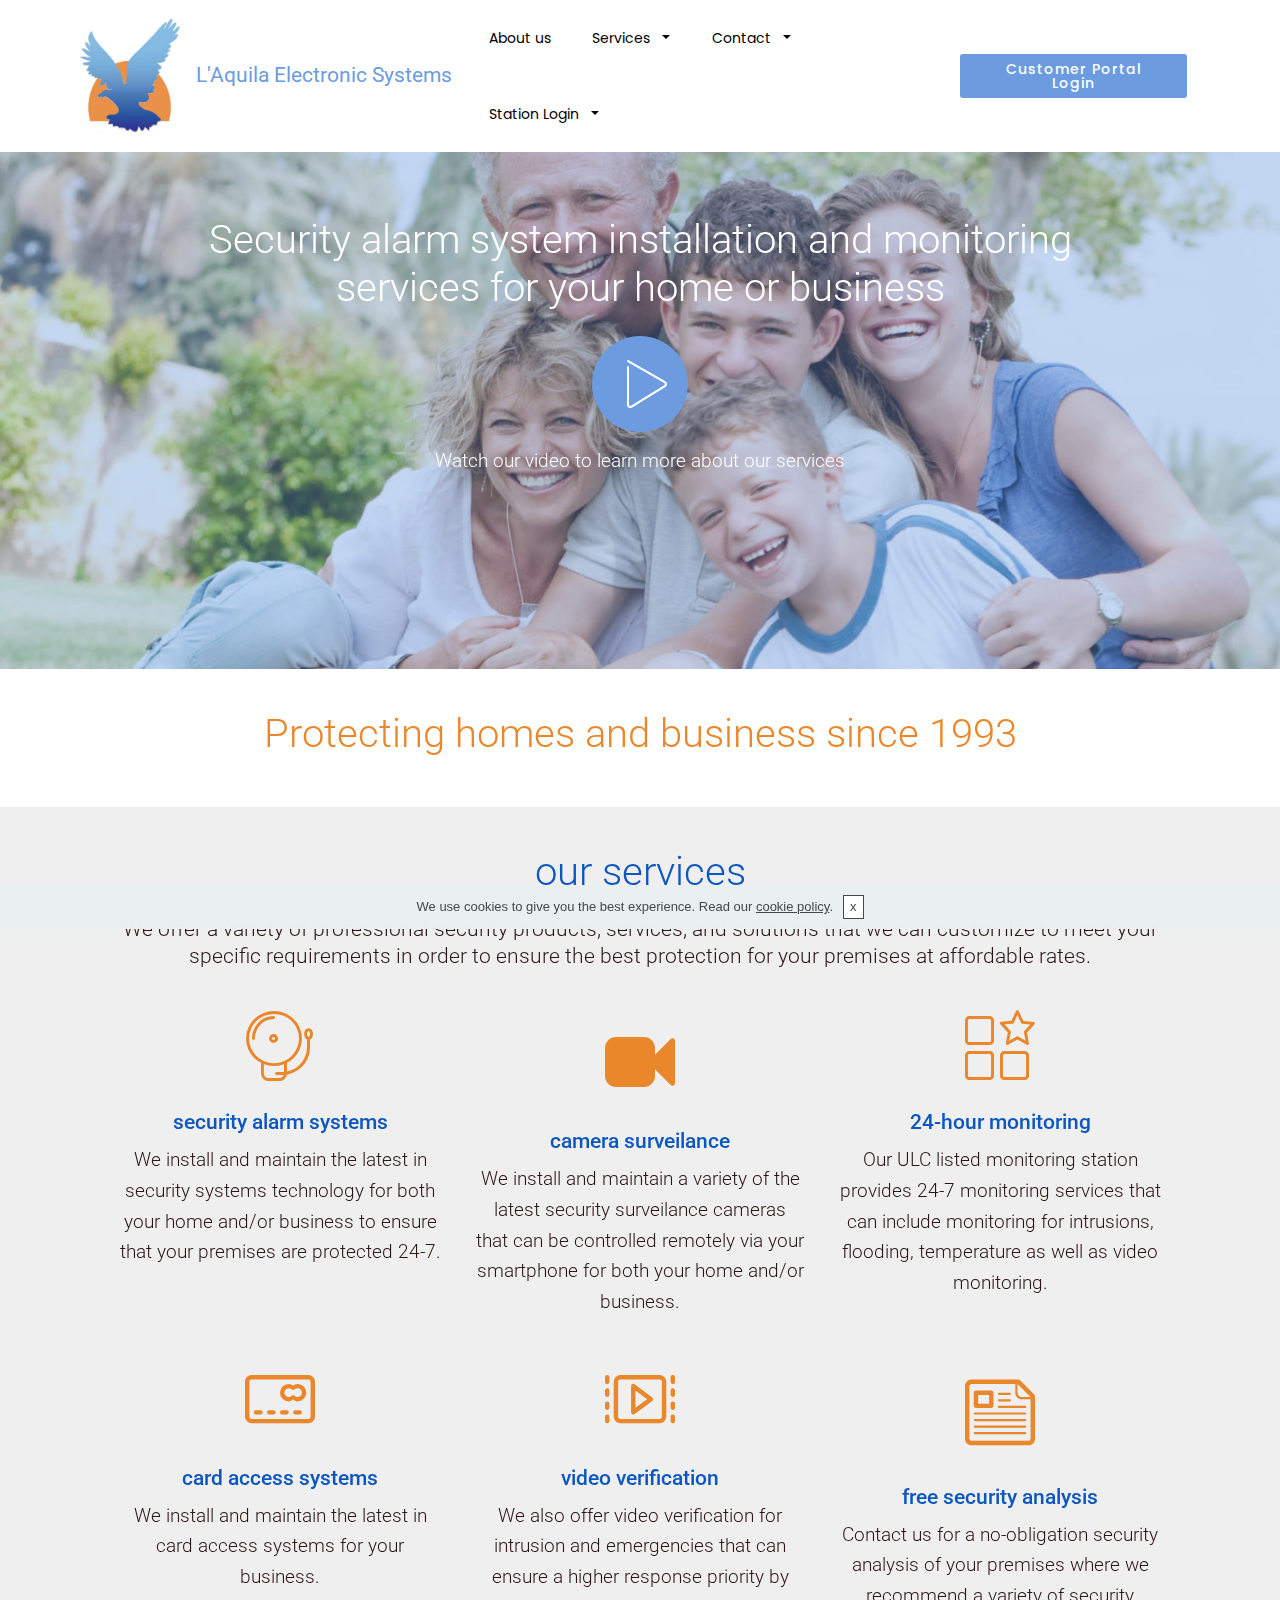
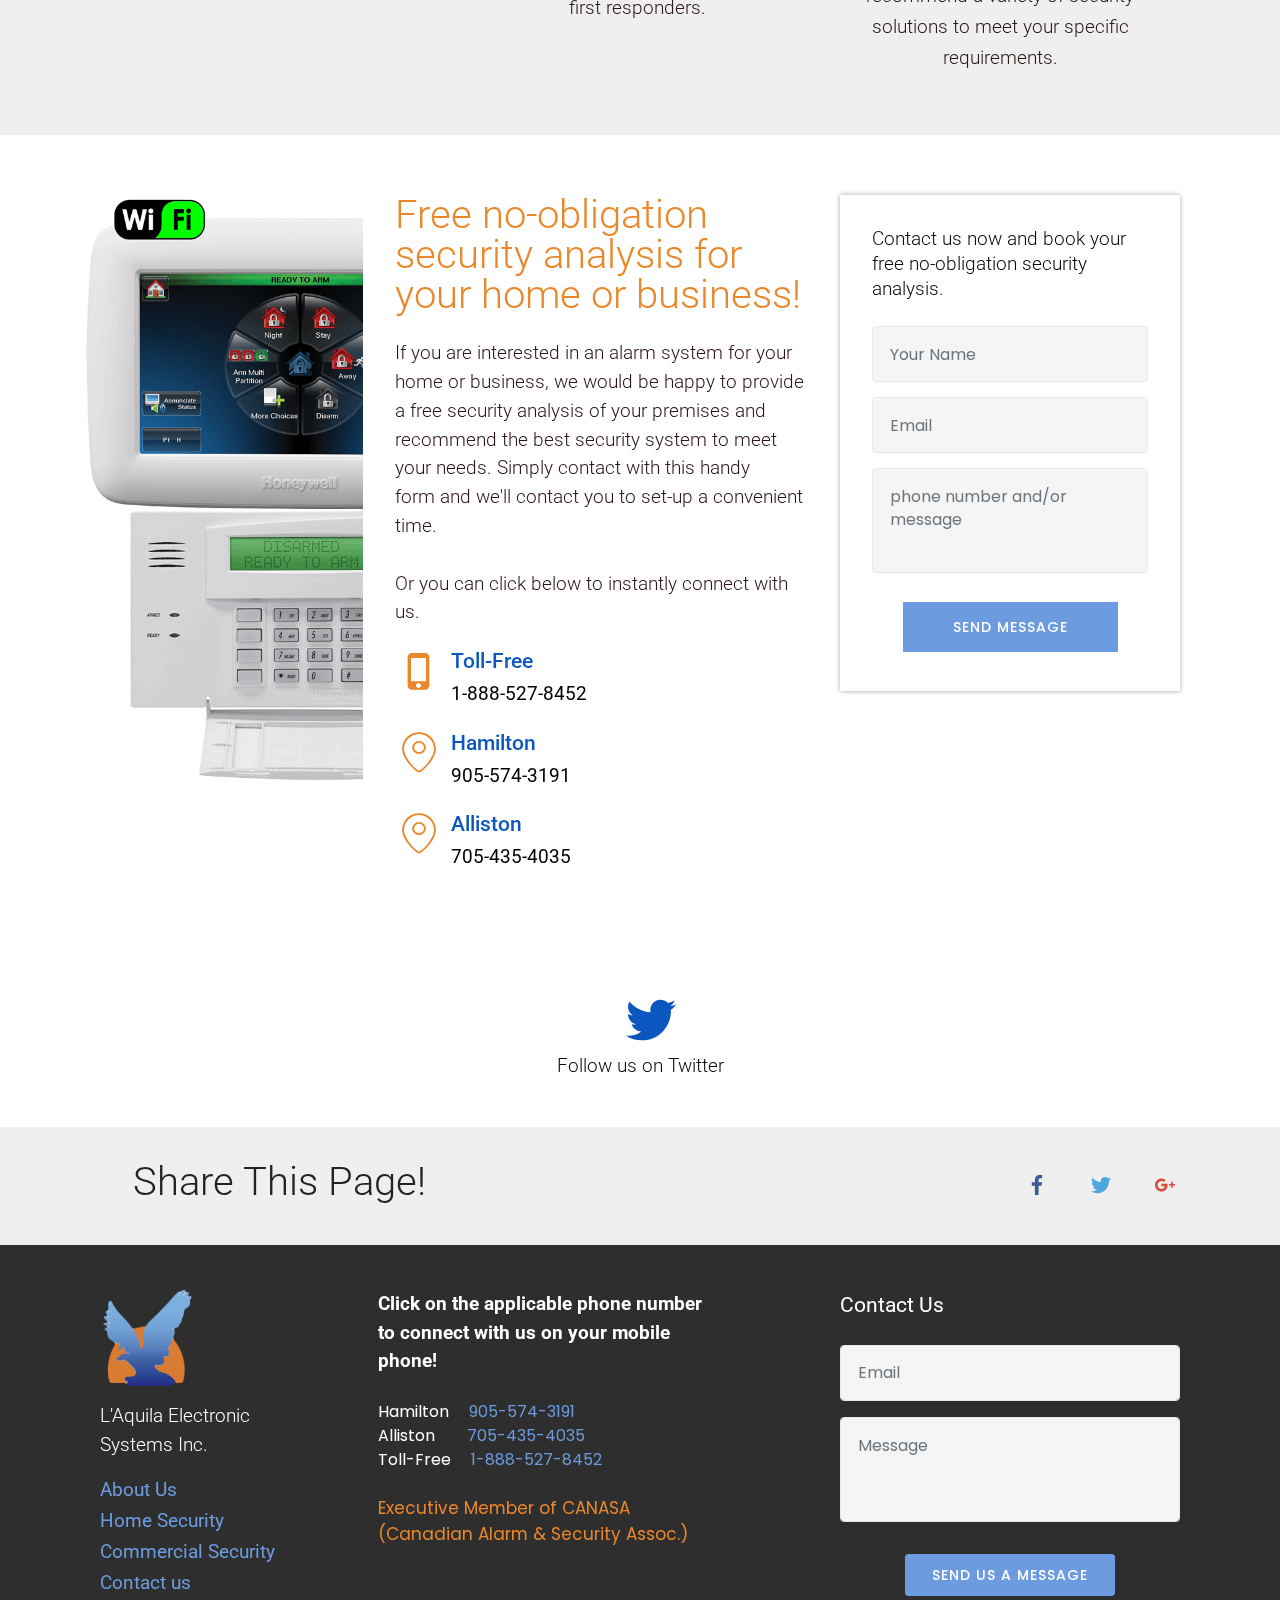
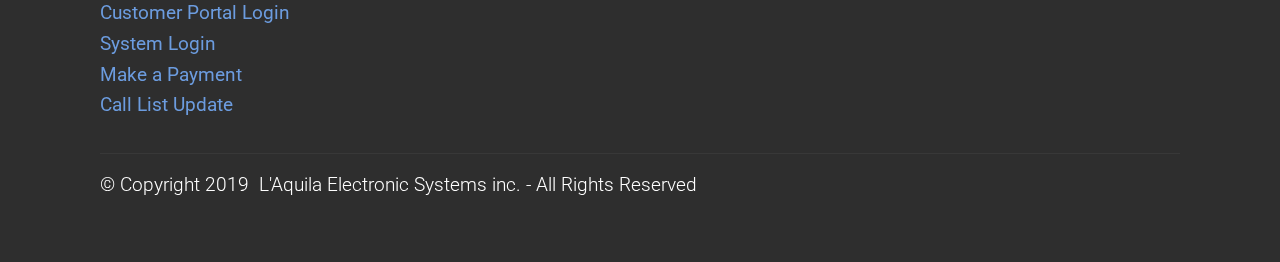
<file: index.html>
<!DOCTYPE html>
<html  >
<head>
  <!-- Site made with Mobirise Website Builder v4.10.7, https://mobirise.com -->
  <meta charset="UTF-8">
  <meta http-equiv="X-UA-Compatible" content="IE=edge">
  <meta name="generator" content="Mobirise v4.10.7, mobirise.com">
  <meta name="viewport" content="width=device-width, initial-scale=1, minimum-scale=1">
  <link rel="shortcut icon" href="assets/images/eagle-image-laquila-160x176.png" type="image/x-icon">
  <meta name="description" content="security alarm systems in Hamilton and Alliston, CTV, camera surveilance, and security monitoring services">
  
  <title>security alarm systems in Hamilton Alliston </title>
  <link rel="stylesheet" href="assets/bootstrap-material-design-font/css/material.css">
  <link rel="stylesheet" href="assets/web/assets/mobirise-icons/mobirise-icons.css">
  <link rel="stylesheet" href="assets/font-awesome/css/font-awesome.css">
  <link rel="stylesheet" href="assets/icon54/style.css">
  <link rel="stylesheet" href="assets/web/assets/mobirise-icons-bold/mobirise-icons-bold.css">
  <link rel="stylesheet" href="assets/linecons/style.css">
  <link rel="stylesheet" href="assets/tether/tether.min.css">
  <link rel="stylesheet" href="assets/bootstrap/css/bootstrap.min.css">
  <link rel="stylesheet" href="assets/bootstrap/css/bootstrap-reboot.min.css">
  <link rel="stylesheet" href="assets/bootstrap/css/bootstrap-grid.min.css">
  <link rel="stylesheet" href="assets/socicon/css/styles.css">
  <link rel="stylesheet" href="assets/dropdown/css/style.css">
  <link rel="stylesheet" href="assets/theme/css/style.css">
  <link rel="stylesheet" href="assets/mobirise/css/mbr-additional.css" type="text/css">
  
  
  
</head>
<body>
  <section class="menu cid-qObOnlVBQx" once="menu" id="menu3-p">

    

    <nav class="navbar navbar-dropdown beta-menu align-items-center navbar-fixed-top navbar-toggleable-sm">
        
        <div class="menu-bottom">

            <div class="menu-logo">
                <div class="navbar-brand">
                <span class="navbar-logo">
                    <a href="index.html">
                        <img src="assets/images/eagle-image-laquila-160x176.png" alt="Mobirise" title="" style="height: 7.1rem;">
                    </a>
                </span>
                <span class="navbar-caption-wrap"><a href="index.html" class="brand-link mbr-black text-primary display-5">L'Aquila Electronic Systems</a></span>
                </div>
                <button class="navbar-toggler navbar-toggler-right" type="button" data-toggle="collapse" data-target="#navbarSupportedContent" aria-controls="navbarSupportedContent" aria-expanded="false" aria-label="Toggle navigation">
                    <div class="hamburger">
                        <span></span>
                        <span></span>
                        <span></span>
                        <span></span>
                    </div>
                </button>
            </div>
            <div class="collapse navbar-collapse" id="navbarSupportedContent">
                <ul class="navbar-nav nav-dropdown js-float-line" data-app-modern-menu="true"><li class="nav-item">
                        <a class="nav-link link mbr-black display-4" href="about.html">About us</a>
                    </li>
                    <li class="nav-item dropdown"><a class="nav-link link mbr-black dropdown-toggle display-4" href="#" aria-expanded="true" data-toggle="dropdown-submenu">Services &nbsp;</a><div class="dropdown-menu"><div class="dropdown"><a class="mbr-black dropdown-item dropdown-toggle display-4" href="residential.html" aria-expanded="false" data-toggle="dropdown-submenu">Home Security</a><div class="dropdown-menu dropdown-submenu"><a class="mbr-black dropdown-item display-4" href="residential.html" aria-expanded="false">Residential Security</a><a class="mbr-black dropdown-item display-4" href="existingsystem.html" aria-expanded="false">Existing Security System</a><a class="mbr-black dropdown-item display-4" href="newsystem.html" aria-expanded="false">New Security System</a></div></div><a class="mbr-black dropdown-item display-4" href="commercialsecurity.html" aria-expanded="false">Commercial Security</a><a class="mbr-black dropdown-item display-4" href="guard_service.html" aria-expanded="true">Guard Services</a></div></li><li class="nav-item dropdown"><a class="nav-link link mbr-black dropdown-toggle display-4" href="contact.html" aria-expanded="false" data-toggle="dropdown-submenu">Contact &nbsp;</a><div class="dropdown-menu"><a class="mbr-black dropdown-item display-4" href="makepayment.html" aria-expanded="false">Make a Payment</a><a class="mbr-black dropdown-item display-4" href="assets/files/Call%20list%20Update%20.pdf" aria-expanded="false" target="_blank">Call List Update</a></div></li><li class="nav-item dropdown"><a class="nav-link link mbr-black dropdown-toggle display-4" href="stationlogin.html" aria-expanded="false" data-toggle="dropdown-submenu">Station Login &nbsp;</a><div class="dropdown-menu"><a class="mbr-black dropdown-item display-4" href="makepayment.html" aria-expanded="false">Make a Payment</a></div></li></ul>
                <div class="navbar-buttons mbr-section-btn"><a class="btn btn-sm btn-primary display-4" href="http://client.laquila.ca/login-page/" target="_blank">
                    Customer Portal Login</a></div>
            </div>
        </div>
    </nav>
</section>

<section class="header8 cid-qOd3n2TRoT mbr-parallax-background" id="header8-u">

    

    <div class="mbr-overlay" style="opacity: 0.4; background-color: rgb(108, 156, 223);">
    </div>

    <div class="container align-center">
        <div class="row justify-content-center">
            <div class="media-container-column mbr-white col-md-10">
                <h1 class="mbr-section-title align-center py-2 mbr-fonts-style display-2"><br>Security alarm system installation and monitoring services for your home or business</h1>
                
                <div class="mbr-media show-modal align-center py-2" data-modal=".modalWindow">
                         <span class="mbri-play mbr-iconfont"></span>
                </div>
                <div class="icon-description align-center pb-3 mbr-fonts-style display-7">
                        Watch our video to learn more about our services<br><br><br></div>
                
            </div>
        </div>
    </div>
    <div>
        <div class="modalWindow" style="display: none;">
            <div class="modalWindow-container">
                <div class="modalWindow-video-container">
                    <div class="modalWindow-video">
                        <iframe width="100%" height="100%" frameborder="0" allowfullscreen="1" data-src="https://youtu.be/wKP5MjrotM4"></iframe>
                    </div>
                    <a class="close" role="button" data-dismiss="modal">
                        <span aria-hidden="true" class="mbri-close mbr-iconfont closeModal"></span>
                        <span class="sr-only">Close</span>
                    </a>
                </div>
            </div>
        </div>
    </div>
</section>

<section class="mbr-section article content1 cid-qOd2Dcesyv" id="content1-s">

     

    <div class="container">
        <div class="media-container-row">
            <div class="mbr-text col-12 col-md-12">
                <h2 class="mbr-fonts-style block-title align-center display-2">Protecting homes and business since 1993<br></h2>
            </div>
        </div>
    </div>
</section>

<section class="features9 cid-qOdarZltxY" id="features9-x">
    
    

    
    <div class="container">
        <div class="container align-center">
            <h2 class="mb-4 mbr-fonts-style display-2">our services</h2>
            <h3 class="mbr-section-subtitle mbr-fonts-style mb-4 mbr-light display-5">We offer a variety of professional security products, services, and solutions that we can customize to meet your specific requirements in order to ensure the best protection for your premises at affordable rates.</h3>
            <div class="media-container-row">
                <div class="card p-3 col-12 col-md-4 col-lg-4">
                    <div class="card-img pb-3">
                        <span class="mbr-iconfont icon54-v1-fire-alarm" style="font-size: 70px; color: rgb(234, 135, 42); fill: rgb(234, 135, 42);"></span>
                    </div>
                    <div class="card-box">
                        <h4 class="card-title mbr-fonts-style mbr-bold display-5">security alarm systems</h4>
                        <p class="mbr-text mbr-fonts-style display-7">
                            We install and maintain the latest in security systems technology for both your home and/or business to ensure that your premises are protected 24-7.</p>
                    </div>
                </div>
                <div class="card p-3 col-12 col-md-4 col-lg-4">
                    <div class="card-img pb-3">
                        <span class="mbr-iconfont fa-video-camera fa" style="font-size: 70px; color: rgb(234, 135, 42); fill: rgb(234, 135, 42);"></span>
                    </div>
                    <div class="card-box">
                        <h4 class="card-title mbr-fonts-style mbr-bold display-5">
                            camera surveilance</h4>
                        <p class="mbr-text mbr-fonts-style display-7">
                            We install and maintain a variety of the latest security surveilance cameras that can be controlled remotely via your smartphone for both your home and/or business.</p>
                    </div>
                </div>
                <div class="card p-3 col-12 col-md-4 col-lg-4">
                    <div class="card-img pb-3">
                        <span class="mbr-iconfont mbri-features" style="color: rgb(234, 135, 42); font-size: 70px; fill: rgb(234, 135, 42);"></span>
                    </div>
                    <div class="card-box">
                        <h4 class="card-title mbr-fonts-style mbr-bold display-5">
                            24-hour monitoring</h4>
                        <p class="mbr-text mbr-fonts-style display-7">
                            Our ULC listed monitoring station provides 24-7 monitoring services that can include monitoring for intrusions, flooding, temperature as well as video monitoring.</p>
                    </div>
                </div>
                
            </div>


        </div>
    </div>
</section>

<section class="features9 cid-qOdbdqNAcl" id="features9-y">
    
    

    
    <div class="container">
        <div class="container align-center">
            
            
            <div class="media-container-row">
                <div class="card p-3 col-12 col-md-4 col-lg-4">
                    <div class="card-img pb-3">
                        <span class="mbr-iconfont mbrib-credit-card" style="font-size: 70px; color: rgb(234, 135, 42); fill: rgb(234, 135, 42);"></span>
                    </div>
                    <div class="card-box">
                        <h4 class="card-title mbr-fonts-style mbr-bold display-5">
                            card access systems</h4>
                        <p class="mbr-text mbr-fonts-style display-7">
                            We install and maintain the latest in card access systems for your business.</p>
                    </div>
                </div>
                <div class="card p-3 col-12 col-md-4 col-lg-4">
                    <div class="card-img pb-3">
                        <span class="mbr-iconfont mbrib-video-play" style="font-size: 70px; color: rgb(234, 135, 42); fill: rgb(234, 135, 42);"></span>
                    </div>
                    <div class="card-box">
                        <h4 class="card-title mbr-fonts-style mbr-bold display-5">video verification</h4>
                        <p class="mbr-text mbr-fonts-style display-7">We also offer video verification for intrusion and emergencies that can ensure a higher response priority by first responders.&nbsp;</p>
                    </div>
                </div>
                <div class="card p-3 col-12 col-md-4 col-lg-4">
                    <div class="card-img pb-3">
                        <span class="mbr-iconfont li_note" style="font-size: 70px; color: rgb(234, 135, 42); fill: rgb(234, 135, 42);"></span>
                    </div>
                    <div class="card-box">
                        <h4 class="card-title mbr-fonts-style mbr-bold display-5">free security analysis</h4>
                        <p class="mbr-text mbr-fonts-style display-7">
                            Contact us for a no-obligation security analysis of your premises where we recommend a variety of security solutions to meet your specific requirements.</p>
                    </div>
                </div>
                
            </div>


        </div>
    </div>
</section>

<section class="mbr-section form4 cid-qOhsqEY1yS" id="form4-1b">

    

    
    <div class="container">
        <div class="media-container-row">
            <div class="col-md-5 col-lg-3 mb-5 img-block-wrap">
                <div class="img-block">
                    <img src="assets/images/honeywell-touchscreen-alarm-keypad-3-700x975.png" alt="Mobirise" title="">
                </div>
            </div>
            <div class="col-md-7 col-lg-5 mb-5 text-content">
                <h3 class="content-title mb-4 mbr-fonts-style display-2">Free no-obligation security analysis for your home or business!</h3>
                <p class="mb-4 content-subtitle mbr-fonts-style display-7">If you are interested in an alarm system for your home or business, we would be happy to provide a free security analysis of your&nbsp;premises and recommend the best security system to meet your needs. Simply contact with this handy form&nbsp;and we'll contact you to set-up a convenient time.<br><br>Or you can click below to instantly connect with us.</p>
                <div class="list-block mb-4">
                    <div class="card-img pb-3">
                        <a href="tel:18885278452"><span class="mbr-iconfont mdi-hardware-phone-iphone" style="font-size: 40px; color: rgb(234, 135, 42); fill: rgb(234, 135, 42);"></span></a>
                    </div>
                    <h4 class="list-item-title mbr-fonts-style display-5">Toll-Free</h4>
                    <p class="list-item-text mbr-fonts-style display-7"><a href="tel:18885278452" class="text-black">1-888-527-8452</a></p>
                </div>
                <div class="list-block mb-4">
                    <div class="card-img pb-3">
                        <a href="tel:9055743191"><span class="mbr-iconfont mbri-pin" style="font-size: 40px; color: rgb(234, 135, 42); fill: rgb(234, 135, 42);"></span></a>
                    </div>
                    <h4 class="list-item-title mbr-fonts-style display-5">Hamilton</h4>
                    <p class="list-item-text mbr-fonts-style display-7"><a href="tel:9055743191" class="text-black">905-574-3191</a></p>
                </div>
                <div class="list-block mb-4">
                    <div class="card-img pb-3">
                        <a href="tel:7054354035"><span class="mbr-iconfont mbri-pin" style="font-size: 40px; color: rgb(234, 135, 42); fill: rgb(234, 135, 42);"></span></a>
                    </div>
                    <h4 class="list-item-title mbr-fonts-style display-5">Alliston</h4>
                    <p class="list-item-text mbr-fonts-style display-7"><a href="tel:7054354035" class="text-black">705-435-4035</a></p>
                </div>
            </div>
            <div class="col-md-8 col-lg-4 block-content mb-5">
                <div data-form-type="formoid">
                    <div class="form-block" data-form-type="formoid">
                        <h4 class="mbr-section-subtitle mbr-fonts-style mb-4 mbr-light display-7">Contact us now and book your free no-obligation security analysis.</h4>
                        <div data-form-alert="" hidden="">Thanks for filling out the form...a L'Aquila representative will contact you shortly.</div>
                        <form class="block mbr-form" action="https://mobirise.com/" method="post" data-form-title="Mobirise Form"><input type="hidden" name="email" data-form-email="true" value="23fRCGE8/A4utzzYa4UoNdinrYXva9p9hYh5BLv4pmJH0uyy1+yEtfBY8UxsjtqlX+9t11qLUJhq1mW10BLYavWX3MCO53vmtALrlOC6I5f2NCDtU7sG8KtrKcNPmSvD">
                            <div class="row">
                                <div class="col-md-12" data-for="name">
                                    <input type="text" class="form-control input" name="name" data-form-field="Name" placeholder="Your Name" required="" id="name-form4-1b">
                                </div>
                                <div class="col-md-12" data-for="email">
                                    <input type="text" class="form-control input" name="email" data-form-field="Email" placeholder="Email" required="" id="email-form4-1b">
                                </div>
                                <div class="col-md-12" data-for="message">
                                    <textarea class="form-control input" name="message" rows="3" data-form-field="Message" placeholder="phone number and/or message" style="resize:none" id="message-form4-1b"></textarea>
                                </div>
                                <div class="input-group-btn col-md-12 mt-2">
                                    <button href="" type="submit" class="btn btn-primary btn-form btn-bgr display-4">SEND MESSAGE</button>
                                </div>
                            </div>
                        </form>
                    </div>
                </div>
            </div>
        </div>
    </div>
</section>

<section class="cid-qOhnoUXX8N" id="social-buttons1-17">

    

    

    <div class="container">
        <div class="media-container-row">
            <a href="https://twitter.com/Gio_Rossano" target="_blank">
                <span class="px-2 mbr-iconfont mbr-iconfont-social socicon-twitter socicon" style="font-size: 50px; color: rgb(12, 87, 191); fill: rgb(12, 87, 191);"></span>
                <p class="mbr-fonts-style display-7">Follow us on Twitter</p>
            </a>
            
            
            
            
            
            
            
                
            
        </div>
    </div>
</section>





<section class="cid-qT4SZgJf6U" id="social-buttons2-3v">
    
    

    

    <div class="container">
        <div class="media-container-row pt-3">
            <h2 class="pb-3 mbr-section-title mbr-fonts-style display-2">
                Share This Page!
            </h2>
            <div>
                <div class="mbr-social-likes">
                    <span class="btn btn-social socicon-bg-facebook facebook mx-2" title="Share link on Facebook">
                        <i class="socicon socicon-facebook"></i>
                    </span>
                    <span class="btn btn-social twitter socicon-bg-twitter mx-2" title="Share link on Twitter">
                        <i class="socicon socicon-twitter"></i>
                    </span>
                    <span class="btn btn-social plusone socicon-bg-googleplus mx-2" title="Share link on Google+">
                        <i class="socicon socicon-googleplus"></i>
                    </span>
                    
                    
                    
                    
                </div>
            </div>
        </div>
    </div>
</section>

<section class="footer4 cid-qOdeyo6A3Z" id="footer4-z">

    

    

    <div class="container">
        <div class="media-container-row content mbr-white">
            <div class="col-md-3 col-sm-4">
                <div class="mb-3 img-logo">
                    <a href="https://mobirise.com/">
                        <img src="assets/images/eagle-icon-512x512-174x174.png" alt="Mobirise" title="">
                    </a>
                </div>
                <p class="mb-3 mbr-fonts-style foot-title display-7">L'Aquila Electronic<br>Systems Inc.</p>
                <p class="mbr-text mbr-fonts-style display-7">
                    <a href="about.html" class="text-primary">About Us
</a>                    <br><a href="residential.html">Home Security</a><br><a href="commercialsecurity.html">Commercial Security</a><br><a href="contact.html">Contact us&nbsp;</a><br><a href="http://client.laquila.ca" target="_blank">Customer Portal Login</a><br><a href="stationlogin.html">System Login</a><br><a href="makepayment.html">Make a Payment</a><br><a href="assets/files/Call list Update .pdf" target="_blank">Call List Update</a></p>
            </div>
            <div class="col-md-4 col-sm-8">
                <p class="mb-4 foot-title mbr-fonts-style display-7"><strong>Click on the applicable phone number to connect with us on your mobile phone!</strong></p>
                <p class="mbr-text mbr-fonts-style display-7"></p><p>
                    Hamilton &nbsp; &nbsp; <a href="tel:9055743191">905-574-3191</a><br>Alliston&nbsp;&nbsp;&nbsp;&nbsp;&nbsp;&nbsp;&nbsp;&nbsp;<a href="tel:7054354035">705-435-4035</a><br>Toll-Free &nbsp; &nbsp; <a href="tel:18885278452">1-888-527-8452</a><br>
                    <br><span style="font-size: 1.06rem;">Executive Member of CANASA<br></span><span style="font-size: 1.06rem;">(Canadian Alarm &amp; Security Assoc.)</span></p><p>
                </p><p></p>
            </div>
            <div class="col-md-4 offset-md-1 col-sm-12">
                <p class="mb-4 foot-title mbr-fonts-style display-5">
                    Contact Us
                </p>
                <div data-form-type="formoid">
                    <div class="form-block" data-form-type="formoid">
                        <div data-form-alert="" hidden="">Thanks for filling out the form..a L'Aquila representative will be in touch with you shortly.</div>
                        <form class="block mbr-form" action="https://mobirise.com/" method="post" data-form-title="Mobirise Form"><input type="hidden" name="email" data-form-email="true" value="wv0P0DGqzzDwAkhjlHQOyHoYTq/HB3smcSBvNm+zX8Ri0ivp/W4q1gz7OD5J8GQJzrGgKTB/qh73+04I92X6pVjVew+w/wzjr7w1hcrRGY5dI9PBtNu7la2IYgLsG4Kt">
                            <div class="row">
                                <div class="col-md-12" data-for="email">
                                    <input type="text" class="form-control input" name="email" data-form-field="Email" placeholder="Email" required="" id="email-footer4-z">
                                </div>
                                <div class="col-md-12" data-for="message">
                                    <textarea class="form-control input" name="message" rows="3" data-form-field="Message" placeholder="Message" style="resize:none" id="message-footer4-z"></textarea>
                                </div>
                                <div class="col-md-12 align-center input-group-btn" style="margin-top: 10px;"><button href="" type="submit" class="btn btn-primary btn-bgr display-4">SEND US A MESSAGE</button></div>
                            </div>
                        </form>
                    </div>
                </div>
            </div>
        </div>
        <div class="footer-lower">
            <div class="media-container-row">
                <div class="col-sm-12">
                    <hr>
                </div>
            </div>
            <div class="media-container-row mbr-white">
                <div class="col-sm-12 copyright">
                    <p class="mbr-text mbr-fonts-style display-7">
                        © Copyright 2019 &nbsp;L'Aquila Electronic Systems inc. - All Rights Reserved
                    </p>
                </div>
            </div>
        </div>
    </div>
</section>








  <script src="assets/web/assets/jquery/jquery.min.js"></script>
  <script src="assets/popper/popper.min.js"></script>
  <script src="assets/tether/tether.min.js"></script>
  <script src="assets/bootstrap/js/bootstrap.min.js"></script>
  <script src="assets/dropdown/js/nav-dropdown.js"></script>
  <script src="assets/dropdown/js/navbar-dropdown.js"></script>
  <script src="assets/touchswipe/jquery.touch-swipe.min.js"></script>
  <script src="assets/smoothscroll/smooth-scroll.js"></script>
  <script src="assets/cookies-alert-plugin/cookies-alert-core.js"></script>
  <script src="assets/cookies-alert-plugin/cookies-alert-script.js"></script>
  <script src="assets/playervimeo/vimeo_player.js"></script>
  <script src="assets/parallax/jarallax.min.js"></script>
  <script src="assets/sociallikes/social-likes.js"></script>
  <script src="assets/theme/js/script.js"></script>
  <script src="assets/formoid/formoid.min.js"></script>
  
  
<input name="cookieData" type="hidden"data-cookie-colorText='#424a4d' data-cookie-colorBg='rgba(234, 239, 241, 0.99)' data-cookie-colorButton='#ffffff' data-cookie-colorLink='#424a4d' data-cookie-underlineLink='true' data-cookie-text="We use cookies to give you the best experience. Read our <a href='privacy_statement.html'>cookie policy</a>.">
  </body>
</html>
</file>
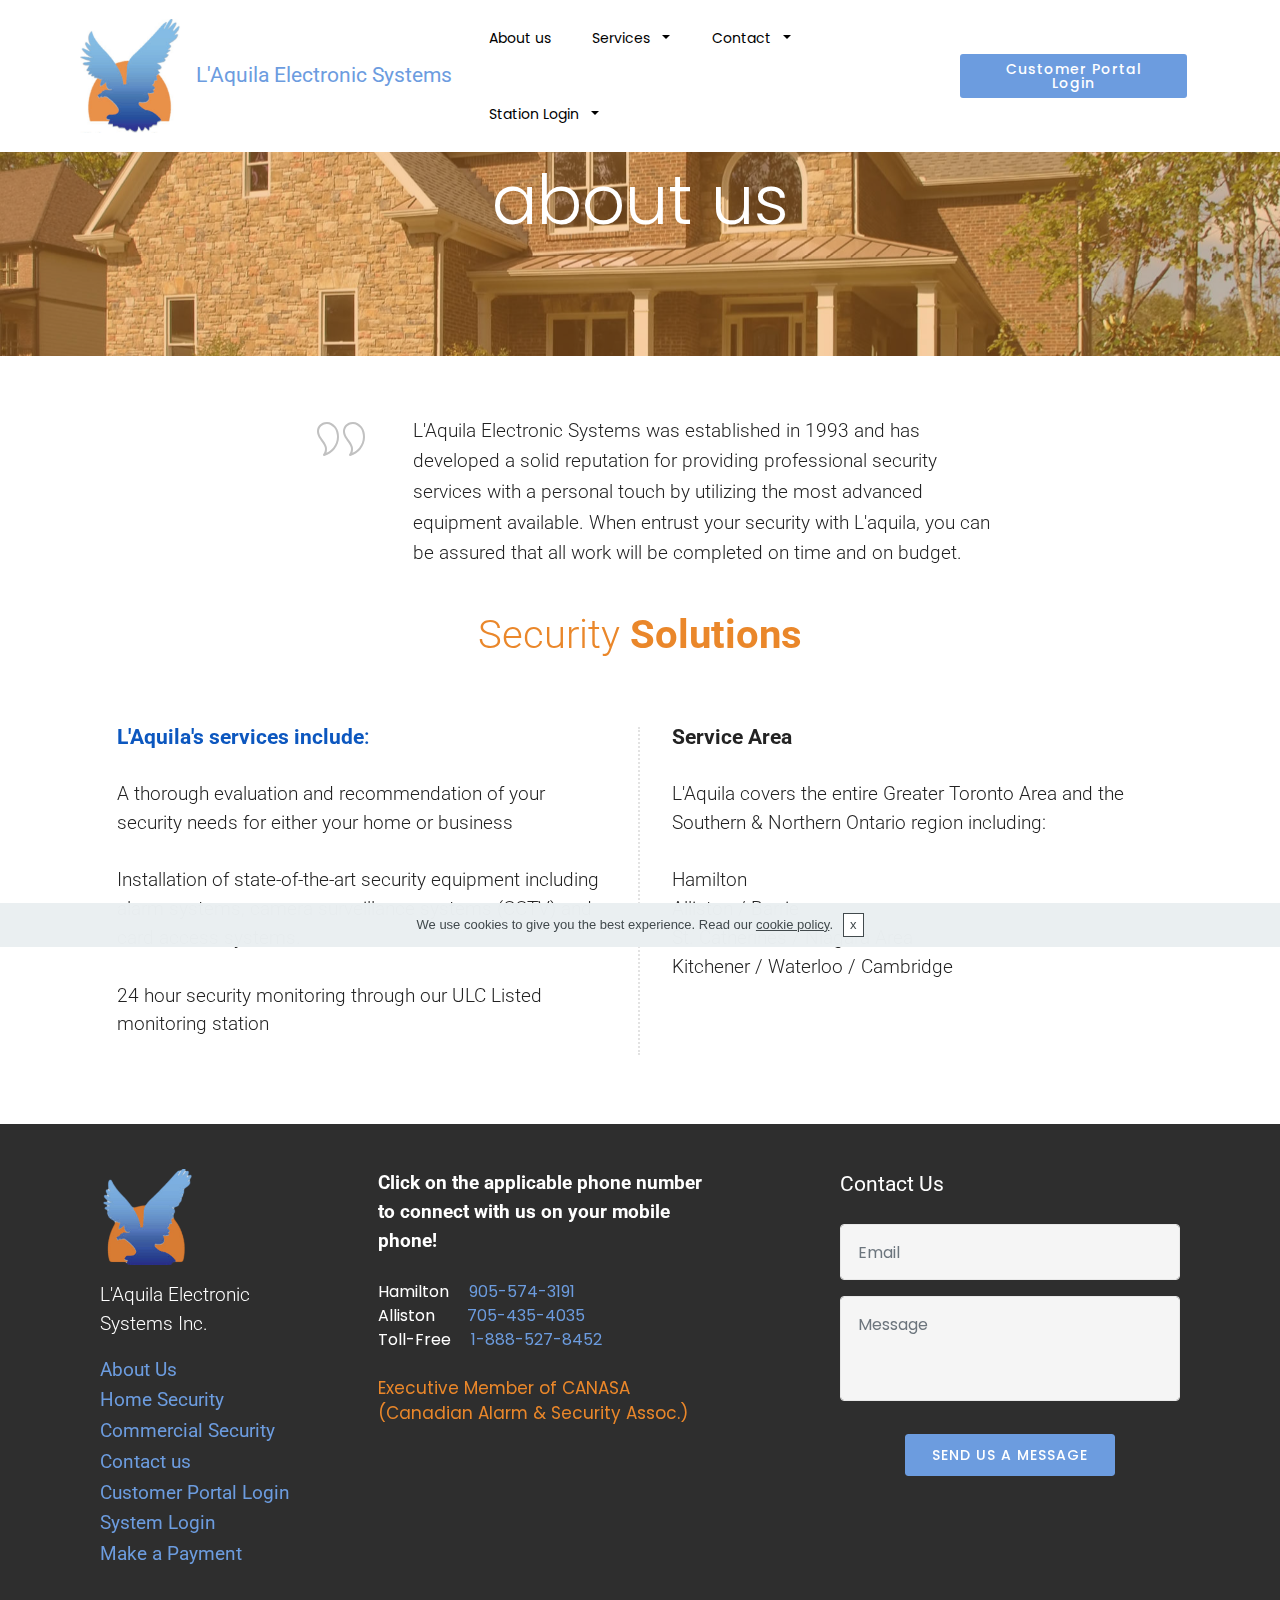
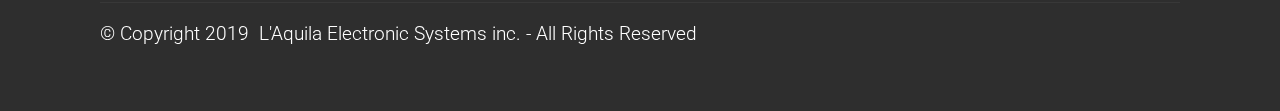
<file: about.html>
<!DOCTYPE html>
<html  >
<head>
  <!-- Site made with Mobirise Website Builder v4.10.7, https://mobirise.com -->
  <meta charset="UTF-8">
  <meta http-equiv="X-UA-Compatible" content="IE=edge">
  <meta name="generator" content="Mobirise v4.10.7, mobirise.com">
  <meta name="viewport" content="width=device-width, initial-scale=1, minimum-scale=1">
  <link rel="shortcut icon" href="assets/images/eagle-image-laquila-160x176.png" type="image/x-icon">
  <meta name="description" content="About Laquila electronic security systems located in Hamilton and Alliston ontario">
  
  <title>About laquila security alarms systems in Hamilton Alliston ontario</title>
  <link rel="stylesheet" href="assets/web/assets/mobirise-icons/mobirise-icons.css">
  <link rel="stylesheet" href="assets/tether/tether.min.css">
  <link rel="stylesheet" href="assets/bootstrap/css/bootstrap.min.css">
  <link rel="stylesheet" href="assets/bootstrap/css/bootstrap-reboot.min.css">
  <link rel="stylesheet" href="assets/bootstrap/css/bootstrap-grid.min.css">
  <link rel="stylesheet" href="assets/dropdown/css/style.css">
  <link rel="stylesheet" href="assets/theme/css/style.css">
  <link rel="stylesheet" href="assets/mobirise/css/mbr-additional.css" type="text/css">
  
  
  
</head>
<body>
  <section class="menu cid-qObOnlVBQx" once="menu" id="menu3-1c">

    

    <nav class="navbar navbar-dropdown beta-menu align-items-center navbar-fixed-top navbar-toggleable-sm">
        
        <div class="menu-bottom">

            <div class="menu-logo">
                <div class="navbar-brand">
                <span class="navbar-logo">
                    <a href="index.html">
                        <img src="assets/images/eagle-image-laquila-160x176.png" alt="Mobirise" title="" style="height: 7.1rem;">
                    </a>
                </span>
                <span class="navbar-caption-wrap"><a href="index.html" class="brand-link mbr-black text-primary display-5">L'Aquila Electronic Systems</a></span>
                </div>
                <button class="navbar-toggler navbar-toggler-right" type="button" data-toggle="collapse" data-target="#navbarSupportedContent" aria-controls="navbarSupportedContent" aria-expanded="false" aria-label="Toggle navigation">
                    <div class="hamburger">
                        <span></span>
                        <span></span>
                        <span></span>
                        <span></span>
                    </div>
                </button>
            </div>
            <div class="collapse navbar-collapse" id="navbarSupportedContent">
                <ul class="navbar-nav nav-dropdown js-float-line" data-app-modern-menu="true"><li class="nav-item">
                        <a class="nav-link link mbr-black display-4" href="about.html">About us</a>
                    </li>
                    <li class="nav-item dropdown open"><a class="nav-link link mbr-black dropdown-toggle display-4" href="#" aria-expanded="true" data-toggle="dropdown-submenu">Services &nbsp;</a><div class="dropdown-menu"><div class="dropdown"><a class="mbr-black dropdown-item dropdown-toggle display-4" href="residential.html" aria-expanded="false" data-toggle="dropdown-submenu">Home Security</a><div class="dropdown-menu dropdown-submenu"><a class="mbr-black dropdown-item display-4" href="residential.html" aria-expanded="false">Residential Security</a><a class="mbr-black dropdown-item display-4" href="existingsystem.html" aria-expanded="false">Existing Security System</a><a class="mbr-black dropdown-item display-4" href="newsystem.html" aria-expanded="false">New Security System</a></div></div><a class="mbr-black dropdown-item display-4" href="commercialsecurity.html" aria-expanded="false">Commercial Security</a><a class="mbr-black dropdown-item display-4" href="guard_service.html" aria-expanded="true">Guard Services</a></div></li><li class="nav-item dropdown"><a class="nav-link link mbr-black dropdown-toggle display-4" href="contact.html" aria-expanded="false" data-toggle="dropdown-submenu">Contact &nbsp;</a><div class="dropdown-menu"><a class="mbr-black dropdown-item display-4" href="makepayment.html" aria-expanded="false">Make a Payment</a><a class="mbr-black dropdown-item display-4" href="assets/files/Call%20list%20Update%20.pdf" aria-expanded="false" target="_blank">Call List Update</a></div></li><li class="nav-item dropdown"><a class="nav-link link mbr-black dropdown-toggle display-4" href="stationlogin.html" aria-expanded="false" data-toggle="dropdown-submenu">Station Login &nbsp;</a><div class="dropdown-menu"><a class="mbr-black dropdown-item display-4" href="makepayment.html" aria-expanded="false">Make a Payment</a></div></li></ul>
                <div class="navbar-buttons mbr-section-btn"><a class="btn btn-sm btn-primary display-4" href="http://client.laquila.ca/login-page/" target="_blank">
                    Customer Portal Login</a></div>
            </div>
        </div>
    </nav>
</section>

<section class="header9 cid-qOmMQdDVvh mbr-parallax-background" id="header9-1d">

    

    <div class="mbr-overlay" style="opacity: 0.4; background-color: rgb(234, 135, 42);">
    </div>

    <div class="container">
        <div class="row justify-content-center">
            <div class="media-container-column mbr-white col-md-10">
            
            <h1 class="mbr-section-title align-center pb-3 mbr-fonts-style display-1">about us</h1>
        </div>
        </div>
    </div>

    
</section>

<section class="mbr-section article content16 cid-qOmNQ100Vn" id="content16-1e">

     

    <div class="container">
        <div class="media-container-row">
            <div class="mbr-text col-12 col-md-8 display-7">
                <div class="flex-block">
                    <span class="mbr-iconfont mbri-quote-right"></span>
                    <p class="mbr-fonts-style block-quote display-7"></p><p>L'Aquila Electronic Systems was established in 1993 and has developed a solid reputation for providing professional security services  with a personal touch by utilizing the most advanced equipment available.  When entrust your security with L'aquila, you can be assured that all work will be completed on time and on budget. <br></p><p></p>
                </div>
            </div>
        </div>
    </div>
</section>

<section class="mbr-section content14 cid-qOmOUsajZe" id="content14-1f">

    

    <div class="container">
        <div class="title col-12 col-md-12">
            <h2 class="align-center mbr-fonts-style pb-5 display-2">
                Security&nbsp;<strong>Solutions</strong>
            </h2>
        </div>
        <div class="media-container-row mt-4">
            <div class="article article-right-border mb-4 col-sm-12 col-md-6">
                
                <h3 class="article-title-left align-right mbr-fonts-style pb-4 display-5"><strong>L'Aquila's services include</strong>:</h3>
                <p class="mbr-text-left align-right mbr-fonts-style display-7">A thorough evaluation and recommendation of your security needs for either your home or business 
<br>
<br>Installation of state-of-the-art security equipment including alarm systems, camera surveillance systems (CCTV) and card access systems. 
<br>
<br>24 hour security monitoring through our ULC Listed monitoring station&nbsp;</p>
            </div>
            <div class="article mb-4 col-sm-12 col-md-6">
                
                <h3 class="article-title-right mbr-fonts-style pb-4 align-left display-5"><strong>
                    Service Area</strong></h3>
                <p class="mbr-text-right mbr-fonts-style align-left display-7">L'Aquila covers the entire Greater Toronto Area and the Southern &amp; Northern Ontario region including: 
<br>
<br>Hamilton 
<br>Alliston / Barrie 
<br>St. Catherines / Niagara Area 
<br>Kitchener / Waterloo / Cambridge</p>
            </div>
        </div>
    </div>
</section>

<section class="footer4 cid-qRz1IKbMO0" id="footer4-3c">

    

    

    <div class="container">
        <div class="media-container-row content mbr-white">
            <div class="col-md-3 col-sm-4">
                <div class="mb-3 img-logo">
                    <a href="https://mobirise.com/">
                        <img src="assets/images/eagle-icon-512x512-174x174.png" alt="Mobirise" title="">
                    </a>
                </div>
                <p class="mb-3 mbr-fonts-style foot-title display-7">L'Aquila Electronic<br>Systems Inc.</p>
                <p class="mbr-text mbr-fonts-style display-7">
                    <a href="about.html" class="text-primary">About Us
</a>                    <br><a href="residential.html">Home Security</a><br><a href="commercialsecurity.html">Commercial Security</a><br><a href="contact.html">Contact us&nbsp;</a><br><a href="http://client.laquila.ca" target="_blank">Customer Portal Login</a><br><a href="stationlogin.html">System Login</a><br><a href="makepayment.html">Make a Payment</a></p>
            </div>
            <div class="col-md-4 col-sm-8">
                <p class="mb-4 foot-title mbr-fonts-style display-7"><strong>Click on the applicable phone number to connect with us on your mobile phone!</strong></p>
                <p class="mbr-text mbr-fonts-style display-7"></p><p>
                    Hamilton &nbsp; &nbsp; <a href="tel:9055743191">905-574-3191</a><br>Alliston&nbsp;&nbsp;&nbsp;&nbsp;&nbsp;&nbsp;&nbsp;&nbsp;<a href="tel:7054354035">705-435-4035</a><br>Toll-Free &nbsp; &nbsp; <a href="tel:18885278452">1-888-527-8452</a><br>
                    <br><span style="font-size: 1.06rem;">Executive Member of CANASA<br></span><span style="font-size: 1.06rem;">(Canadian Alarm &amp; Security Assoc.)</span></p><p>
                </p><p></p>
            </div>
            <div class="col-md-4 offset-md-1 col-sm-12">
                <p class="mb-4 foot-title mbr-fonts-style display-5">
                    Contact Us
                </p>
                <div data-form-type="formoid">
                    <div class="form-block" data-form-type="formoid">
                        <div data-form-alert="" hidden="">Thanks for filling out the form..a L'Aquila representative will be in touch with you shortly.</div>
                        <form class="block mbr-form" action="https://mobirise.com/" method="post" data-form-title="Mobirise Form"><input type="hidden" name="email" data-form-email="true" value="Q8d2hTeKhN4iO5gXjkAaAq+kVJgeihkoUbPS6z5sPjJJw9IrJ8SwkgRdk5N2Sj+ViB42s8qSPswcbK7x/d5wmHlyBnRJqytxpLb8YxIgvr/SgwtwVcWKoBtYn7FV84Vz">
                            <div class="row">
                                <div class="col-md-12" data-for="email">
                                    <input type="text" class="form-control input" name="email" data-form-field="Email" placeholder="Email" required="" id="email-footer4-3c">
                                </div>
                                <div class="col-md-12" data-for="message">
                                    <textarea class="form-control input" name="message" rows="3" data-form-field="Message" placeholder="Message" style="resize:none" id="message-footer4-3c"></textarea>
                                </div>
                                <div class="col-md-12 align-center input-group-btn" style="margin-top: 10px;"><button href="" type="submit" class="btn btn-primary btn-bgr display-4">SEND US A MESSAGE</button></div>
                            </div>
                        </form>
                    </div>
                </div>
            </div>
        </div>
        <div class="footer-lower">
            <div class="media-container-row">
                <div class="col-sm-12">
                    <hr>
                </div>
            </div>
            <div class="media-container-row mbr-white">
                <div class="col-sm-12 copyright">
                    <p class="mbr-text mbr-fonts-style display-7">
                        © Copyright 2019 &nbsp;L'Aquila Electronic Systems inc. - All Rights Reserved
                    </p>
                </div>
            </div>
        </div>
    </div>
</section>


  <script src="assets/web/assets/jquery/jquery.min.js"></script>
  <script src="assets/popper/popper.min.js"></script>
  <script src="assets/tether/tether.min.js"></script>
  <script src="assets/bootstrap/js/bootstrap.min.js"></script>
  <script src="assets/smoothscroll/smooth-scroll.js"></script>
  <script src="assets/cookies-alert-plugin/cookies-alert-core.js"></script>
  <script src="assets/cookies-alert-plugin/cookies-alert-script.js"></script>
  <script src="assets/dropdown/js/nav-dropdown.js"></script>
  <script src="assets/dropdown/js/navbar-dropdown.js"></script>
  <script src="assets/touchswipe/jquery.touch-swipe.min.js"></script>
  <script src="assets/parallax/jarallax.min.js"></script>
  <script src="assets/theme/js/script.js"></script>
  <script src="assets/formoid/formoid.min.js"></script>
  
  
<input name="cookieData" type="hidden"data-cookie-colorText='#424a4d' data-cookie-colorBg='rgba(234, 239, 241, 0.99)' data-cookie-colorButton='#ffffff' data-cookie-colorLink='#424a4d' data-cookie-underlineLink='true' data-cookie-text="We use cookies to give you the best experience. Read our <a href='privacy_statement.html'>cookie policy</a>.">
  </body>
</html>
</file>
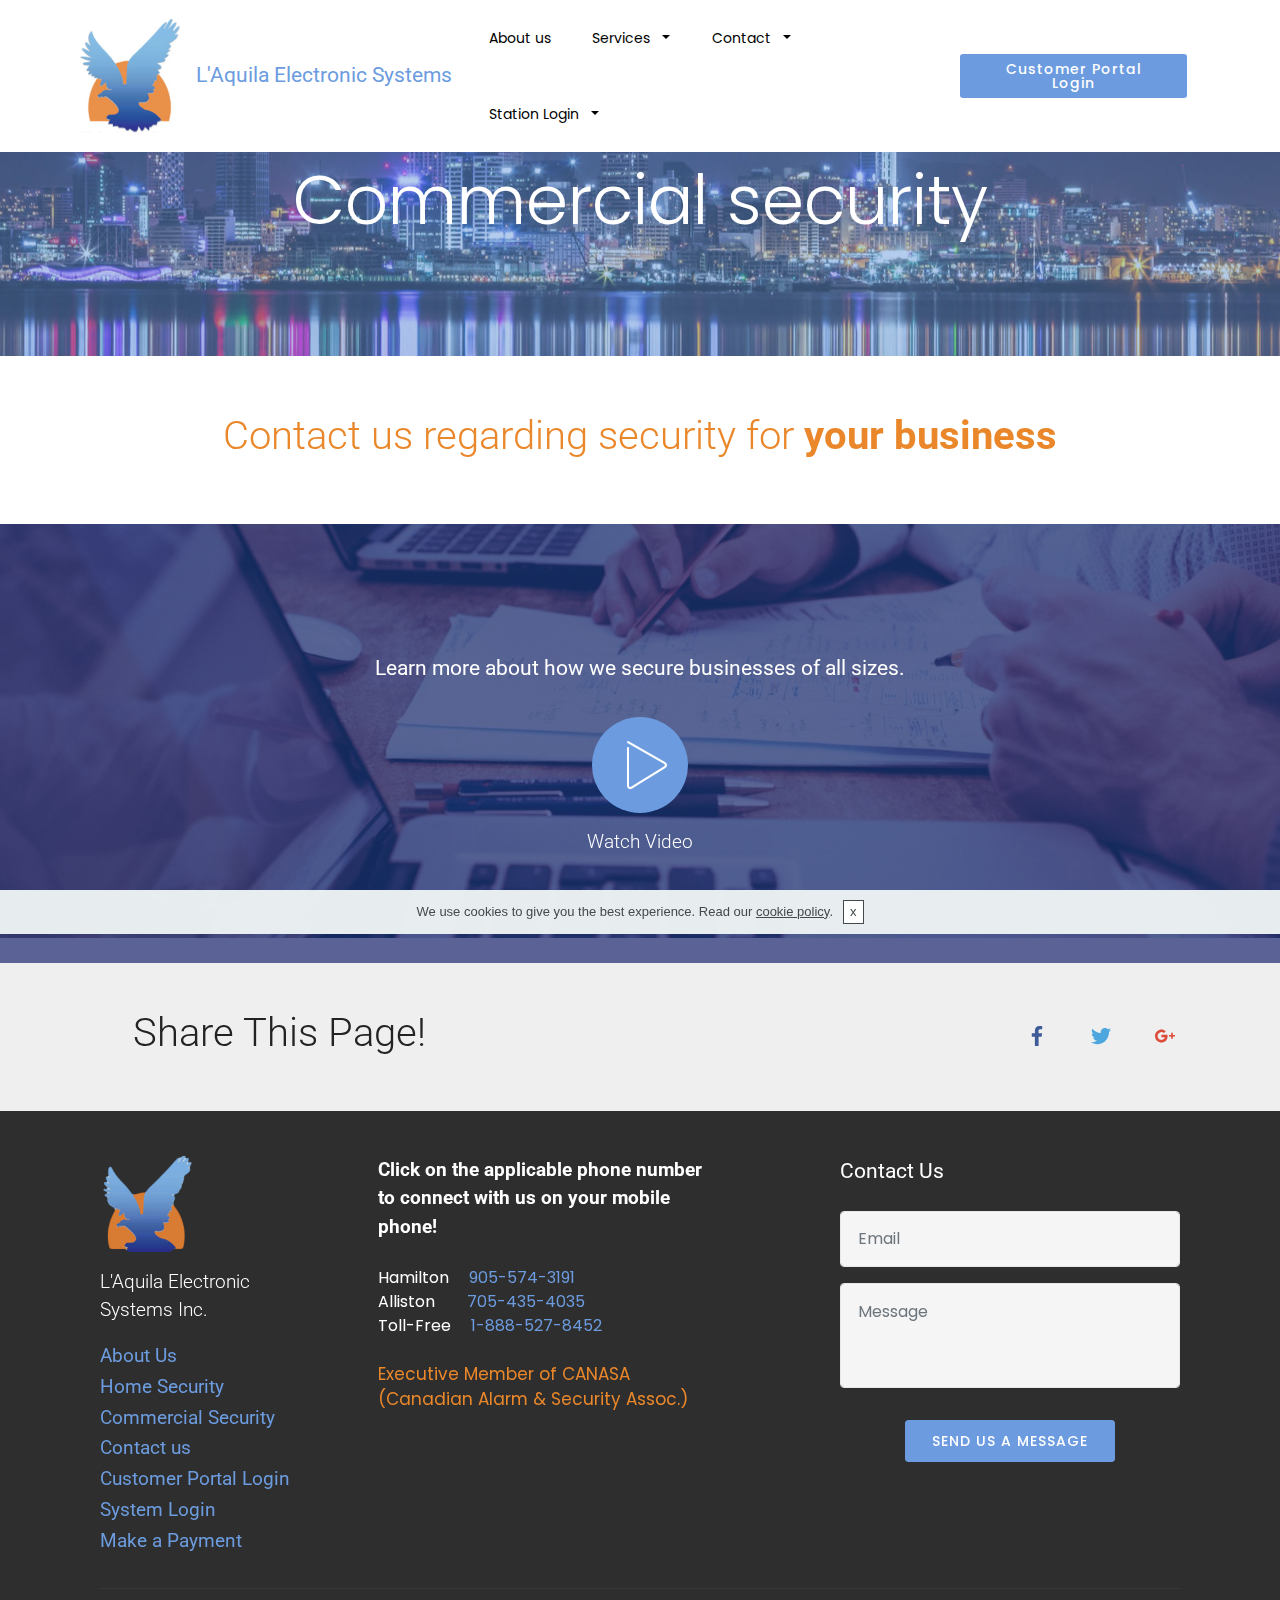
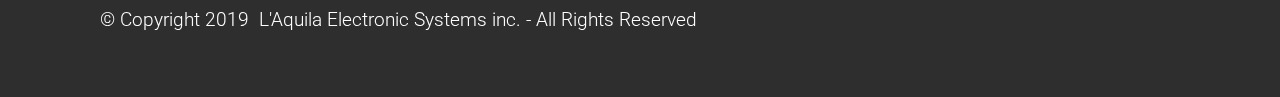
<file: commercialsecurity.html>
<!DOCTYPE html>
<html  >
<head>
  <!-- Site made with Mobirise Website Builder v4.10.7, https://mobirise.com -->
  <meta charset="UTF-8">
  <meta http-equiv="X-UA-Compatible" content="IE=edge">
  <meta name="generator" content="Mobirise v4.10.7, mobirise.com">
  <meta name="viewport" content="width=device-width, initial-scale=1, minimum-scale=1">
  <link rel="shortcut icon" href="assets/images/eagle-image-laquila-160x176.png" type="image/x-icon">
  <meta name="description" content="Business and security alarm systems for commercial institutions and small local business.  We also install and card access systems and video surveilance CTV systems along with security video monitoring services">
  
  <title>Commercial Security alarms systems for business in Hamilton and Alliston</title>
  <link rel="stylesheet" href="assets/web/assets/mobirise-icons/mobirise-icons.css">
  <link rel="stylesheet" href="assets/tether/tether.min.css">
  <link rel="stylesheet" href="assets/bootstrap/css/bootstrap.min.css">
  <link rel="stylesheet" href="assets/bootstrap/css/bootstrap-reboot.min.css">
  <link rel="stylesheet" href="assets/bootstrap/css/bootstrap-grid.min.css">
  <link rel="stylesheet" href="assets/dropdown/css/style.css">
  <link rel="stylesheet" href="assets/socicon/css/styles.css">
  <link rel="stylesheet" href="assets/theme/css/style.css">
  <link rel="stylesheet" href="assets/mobirise/css/mbr-additional.css" type="text/css">
  
  
  
</head>
<body>
  <section class="menu cid-qObOnlVBQx" once="menu" id="menu3-21">

    

    <nav class="navbar navbar-dropdown beta-menu align-items-center navbar-fixed-top navbar-toggleable-sm">
        
        <div class="menu-bottom">

            <div class="menu-logo">
                <div class="navbar-brand">
                <span class="navbar-logo">
                    <a href="index.html">
                        <img src="assets/images/eagle-image-laquila-160x176.png" alt="Mobirise" title="" style="height: 7.1rem;">
                    </a>
                </span>
                <span class="navbar-caption-wrap"><a href="index.html" class="brand-link mbr-black text-primary display-5">L'Aquila Electronic Systems</a></span>
                </div>
                <button class="navbar-toggler navbar-toggler-right" type="button" data-toggle="collapse" data-target="#navbarSupportedContent" aria-controls="navbarSupportedContent" aria-expanded="false" aria-label="Toggle navigation">
                    <div class="hamburger">
                        <span></span>
                        <span></span>
                        <span></span>
                        <span></span>
                    </div>
                </button>
            </div>
            <div class="collapse navbar-collapse" id="navbarSupportedContent">
                <ul class="navbar-nav nav-dropdown js-float-line" data-app-modern-menu="true"><li class="nav-item">
                        <a class="nav-link link mbr-black display-4" href="about.html">About us</a>
                    </li>
                    <li class="nav-item dropdown open"><a class="nav-link link mbr-black dropdown-toggle display-4" href="#" aria-expanded="true" data-toggle="dropdown-submenu">Services &nbsp;</a><div class="dropdown-menu"><div class="dropdown"><a class="mbr-black dropdown-item dropdown-toggle display-4" href="residential.html" aria-expanded="false" data-toggle="dropdown-submenu">Home Security</a><div class="dropdown-menu dropdown-submenu"><a class="mbr-black dropdown-item display-4" href="residential.html" aria-expanded="false">Residential Security</a><a class="mbr-black dropdown-item display-4" href="existingsystem.html" aria-expanded="false">Existing Security System</a><a class="mbr-black dropdown-item display-4" href="newsystem.html" aria-expanded="false">New Security System</a></div></div><a class="mbr-black dropdown-item display-4" href="commercialsecurity.html" aria-expanded="false">Commercial Security</a><a class="mbr-black dropdown-item display-4" href="guard_service.html" aria-expanded="true">Guard Services</a></div></li><li class="nav-item dropdown"><a class="nav-link link mbr-black dropdown-toggle display-4" href="contact.html" aria-expanded="false" data-toggle="dropdown-submenu">Contact &nbsp;</a><div class="dropdown-menu"><a class="mbr-black dropdown-item display-4" href="makepayment.html" aria-expanded="false">Make a Payment</a><a class="mbr-black dropdown-item display-4" href="assets/files/Call%20list%20Update%20.pdf" aria-expanded="false" target="_blank">Call List Update</a></div></li><li class="nav-item dropdown"><a class="nav-link link mbr-black dropdown-toggle display-4" href="stationlogin.html" aria-expanded="false" data-toggle="dropdown-submenu">Station Login &nbsp;</a><div class="dropdown-menu"><a class="mbr-black dropdown-item display-4" href="makepayment.html" aria-expanded="false">Make a Payment</a></div></li></ul>
                <div class="navbar-buttons mbr-section-btn"><a class="btn btn-sm btn-primary display-4" href="http://client.laquila.ca/login-page/" target="_blank">
                    Customer Portal Login</a></div>
            </div>
        </div>
    </nav>
</section>

<section class="header9 cid-qP1SsMcmvX mbr-parallax-background" id="header9-22">

    

    <div class="mbr-overlay" style="opacity: 0.5; background-color: rgb(108, 156, 223);">
    </div>

    <div class="container">
        <div class="row justify-content-center">
            <div class="media-container-column mbr-white col-md-10">
            
            <h1 class="mbr-section-title align-center pb-3 mbr-fonts-style display-1">Commercial security</h1>
        </div>
        </div>
    </div>

    
</section>

<section class="mbr-section article content1 cid-qRtEN7qh8R" id="content1-39">

     

    <div class="container">
        <div class="media-container-row">
            <div class="mbr-text col-12 col-md-12">
                <h2 class="mbr-fonts-style block-title align-center display-2">Contact us regarding security for <strong>your business</strong><br></h2>
            </div>
        </div>
    </div>
</section>

<section class="header8 cid-qSTOK82L4U mbr-parallax-background" id="header8-3u">

    

    <div class="mbr-overlay" style="opacity: 0.7; background-color: rgb(29, 38, 113);">
    </div>

    <div class="container align-center">
        <div class="row justify-content-center">
            <div class="media-container-column mbr-white col-md-10">
                
                <p class="mbr-text align-center py-2 mbr-fonts-style display-5">Learn more about how we secure businesses of all sizes.
                </p>
                <div class="mbr-media show-modal align-center py-2" data-modal=".modalWindow">
                         <span class="mbri-play mbr-iconfont"></span>
                </div>
                <div class="icon-description align-center pb-3 mbr-fonts-style display-7">
                        Watch Video
                </div>
                
            </div>
        </div>
    </div>
    <div>
        <div class="modalWindow" style="display: none;">
            <div class="modalWindow-container">
                <div class="modalWindow-video-container">
                    <div class="modalWindow-video">
                        <iframe width="100%" height="100%" frameborder="0" allowfullscreen="1" data-src="https://youtu.be/NlE-sG_E5Gk"></iframe>
                    </div>
                    <a class="close" role="button" data-dismiss="modal">
                        <span aria-hidden="true" class="mbri-close mbr-iconfont closeModal"></span>
                        <span class="sr-only">Close</span>
                    </a>
                </div>
            </div>
        </div>
    </div>
</section>

<section class="cid-qRF8sbrjut" id="social-buttons2-3r">
    
    

    

    <div class="container">
        <div class="media-container-row pt-3">
            <h2 class="pb-3 mbr-section-title mbr-fonts-style display-2">
                Share This Page!
            </h2>
            <div>
                <div class="mbr-social-likes">
                    <span class="btn btn-social socicon-bg-facebook facebook mx-2" title="Share link on Facebook">
                        <i class="socicon socicon-facebook"></i>
                    </span>
                    <span class="btn btn-social twitter socicon-bg-twitter mx-2" title="Share link on Twitter">
                        <i class="socicon socicon-twitter"></i>
                    </span>
                    <span class="btn btn-social plusone socicon-bg-googleplus mx-2" title="Share link on Google+">
                        <i class="socicon socicon-googleplus"></i>
                    </span>
                    
                    
                    
                    
                </div>
            </div>
        </div>
    </div>
</section>

<section class="footer4 cid-qRz26W9eoF" id="footer4-3h">

    

    

    <div class="container">
        <div class="media-container-row content mbr-white">
            <div class="col-md-3 col-sm-4">
                <div class="mb-3 img-logo">
                    <a href="https://mobirise.com/">
                        <img src="assets/images/eagle-icon-512x512-174x174.png" alt="Mobirise" title="">
                    </a>
                </div>
                <p class="mb-3 mbr-fonts-style foot-title display-7">L'Aquila Electronic<br>Systems Inc.</p>
                <p class="mbr-text mbr-fonts-style display-7">
                    <a href="about.html" class="text-primary">About Us
</a>                    <br><a href="residential.html">Home Security</a><br><a href="commercialsecurity.html">Commercial Security</a><br><a href="contact.html">Contact us&nbsp;</a><br><a href="http://client.laquila.ca" target="_blank">Customer Portal Login</a><br><a href="stationlogin.html">System Login</a><br><a href="makepayment.html">Make a Payment</a></p>
            </div>
            <div class="col-md-4 col-sm-8">
                <p class="mb-4 foot-title mbr-fonts-style display-7"><strong>Click on the applicable phone number to connect with us on your mobile phone!</strong></p>
                <p class="mbr-text mbr-fonts-style display-7"></p><p>
                    Hamilton &nbsp; &nbsp; <a href="tel:9055743191">905-574-3191</a><br>Alliston&nbsp;&nbsp;&nbsp;&nbsp;&nbsp;&nbsp;&nbsp;&nbsp;<a href="tel:7054354035">705-435-4035</a><br>Toll-Free &nbsp; &nbsp; <a href="tel:18885278452">1-888-527-8452</a><br>
                    <br><span style="font-size: 1.06rem;">Executive Member of CANASA<br></span><span style="font-size: 1.06rem;">(Canadian Alarm &amp; Security Assoc.)</span></p><p>
                </p><p></p>
            </div>
            <div class="col-md-4 offset-md-1 col-sm-12">
                <p class="mb-4 foot-title mbr-fonts-style display-5">
                    Contact Us
                </p>
                <div data-form-type="formoid">
                    <div class="form-block" data-form-type="formoid">
                        <div data-form-alert="" hidden="">Thanks for filling out the form..a L'Aquila representative will be in touch with you shortly.</div>
                        <form class="block mbr-form" action="https://mobirise.com/" method="post" data-form-title="Mobirise Form"><input type="hidden" name="email" data-form-email="true" value="RmdWh28AH3K9gNr3mup2F65DtAo4wfQQLamReJaJSR2pcoL2ivPUanqbZom8/WUw7g+x6a6ubhTRAjv6XWBkthbXUxGhmAVLe1zbwRpu9TNNKgruioevagbnbknoYx1T">
                            <div class="row">
                                <div class="col-md-12" data-for="email">
                                    <input type="text" class="form-control input" name="email" data-form-field="Email" placeholder="Email" required="" id="email-footer4-3h">
                                </div>
                                <div class="col-md-12" data-for="message">
                                    <textarea class="form-control input" name="message" rows="3" data-form-field="Message" placeholder="Message" style="resize:none" id="message-footer4-3h"></textarea>
                                </div>
                                <div class="col-md-12 align-center input-group-btn" style="margin-top: 10px;"><button href="" type="submit" class="btn btn-primary btn-bgr display-4">SEND US A MESSAGE</button></div>
                            </div>
                        </form>
                    </div>
                </div>
            </div>
        </div>
        <div class="footer-lower">
            <div class="media-container-row">
                <div class="col-sm-12">
                    <hr>
                </div>
            </div>
            <div class="media-container-row mbr-white">
                <div class="col-sm-12 copyright">
                    <p class="mbr-text mbr-fonts-style display-7">
                        © Copyright 2019 &nbsp;L'Aquila Electronic Systems inc. - All Rights Reserved
                    </p>
                </div>
            </div>
        </div>
    </div>
</section>


  <script src="assets/web/assets/jquery/jquery.min.js"></script>
  <script src="assets/popper/popper.min.js"></script>
  <script src="assets/tether/tether.min.js"></script>
  <script src="assets/bootstrap/js/bootstrap.min.js"></script>
  <script src="assets/smoothscroll/smooth-scroll.js"></script>
  <script src="assets/cookies-alert-plugin/cookies-alert-core.js"></script>
  <script src="assets/cookies-alert-plugin/cookies-alert-script.js"></script>
  <script src="assets/dropdown/js/nav-dropdown.js"></script>
  <script src="assets/dropdown/js/navbar-dropdown.js"></script>
  <script src="assets/touchswipe/jquery.touch-swipe.min.js"></script>
  <script src="assets/parallax/jarallax.min.js"></script>
  <script src="assets/playervimeo/vimeo_player.js"></script>
  <script src="assets/sociallikes/social-likes.js"></script>
  <script src="assets/theme/js/script.js"></script>
  <script src="assets/formoid/formoid.min.js"></script>
  
  
<input name="cookieData" type="hidden"data-cookie-colorText='#424a4d' data-cookie-colorBg='rgba(234, 239, 241, 0.99)' data-cookie-colorButton='#ffffff' data-cookie-colorLink='#424a4d' data-cookie-underlineLink='true' data-cookie-text="We use cookies to give you the best experience. Read our <a href='privacy_statement.html'>cookie policy</a>.">
  </body>
</html>
</file>
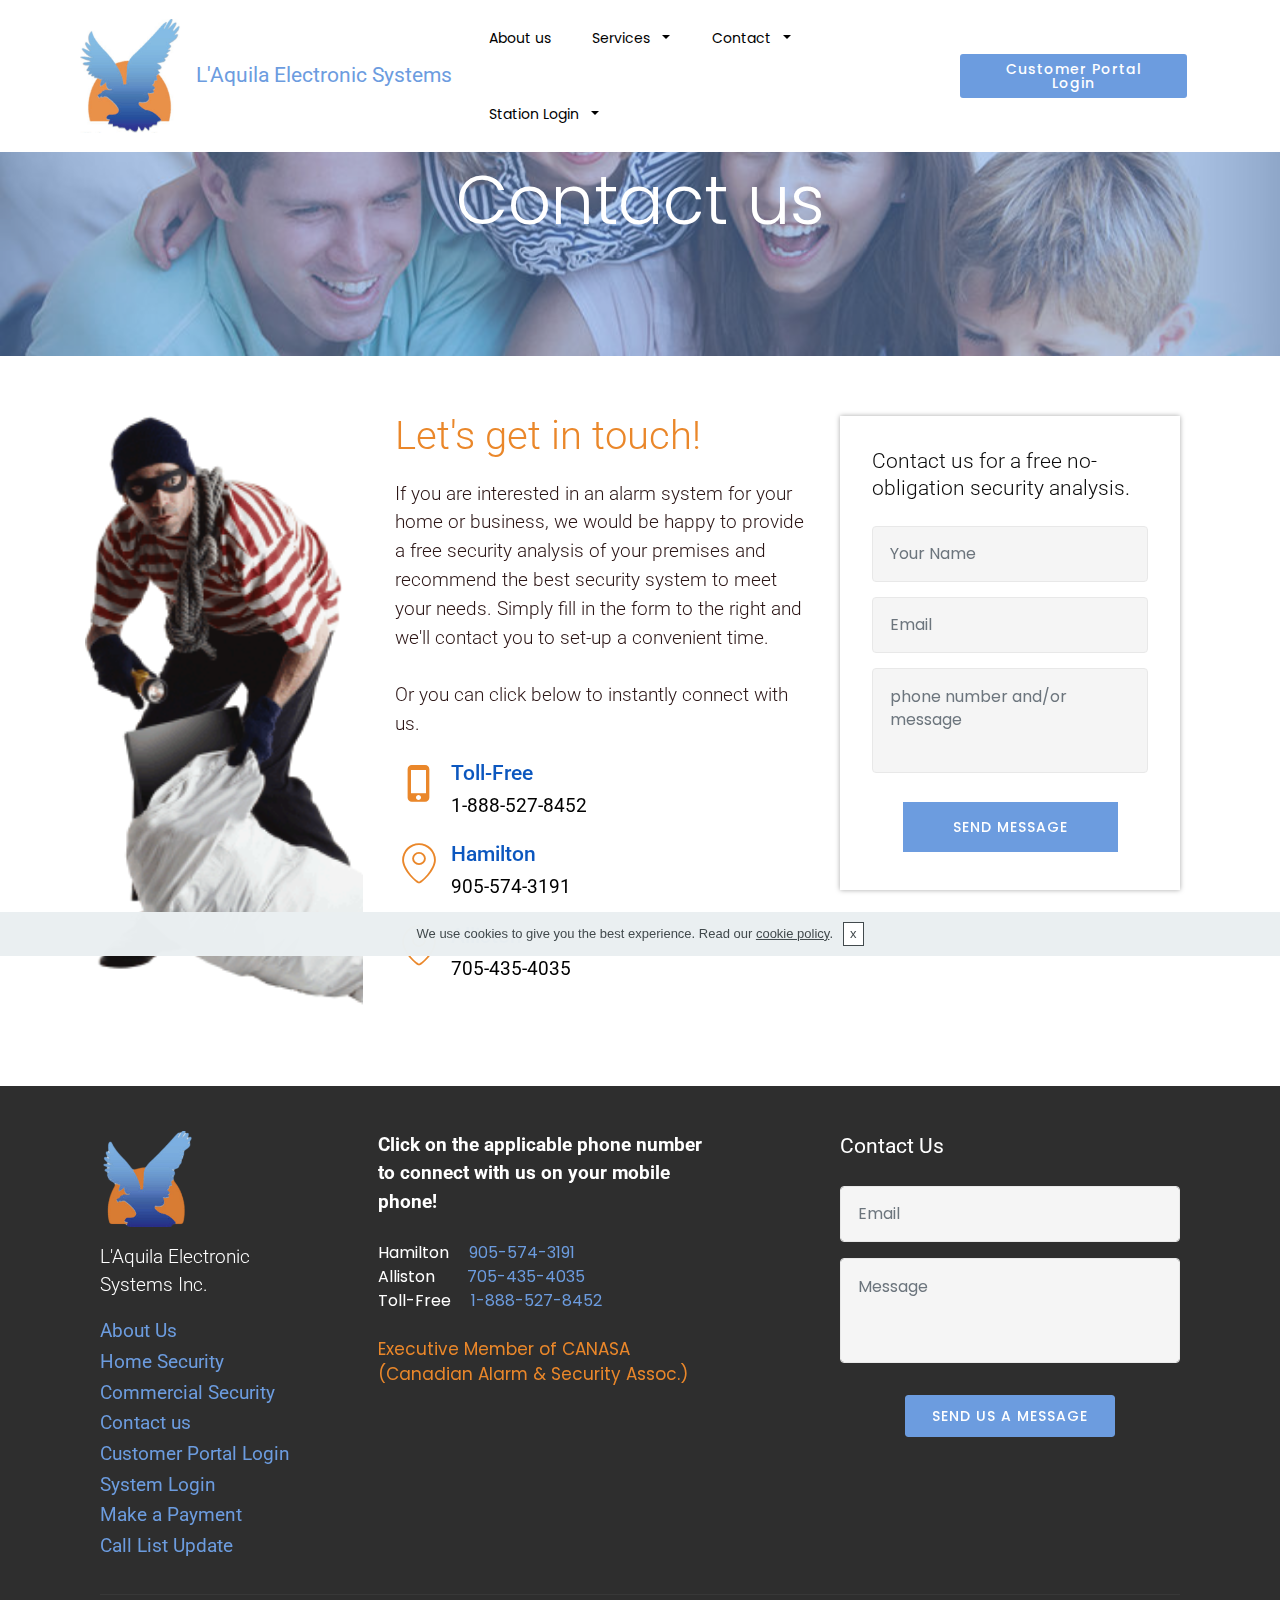
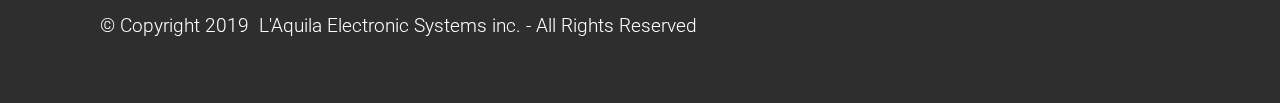
<file: contact.html>
<!DOCTYPE html>
<html  >
<head>
  <!-- Site made with Mobirise Website Builder v4.10.7, https://mobirise.com -->
  <meta charset="UTF-8">
  <meta http-equiv="X-UA-Compatible" content="IE=edge">
  <meta name="generator" content="Mobirise v4.10.7, mobirise.com">
  <meta name="viewport" content="width=device-width, initial-scale=1, minimum-scale=1">
  <link rel="shortcut icon" href="assets/images/eagle-image-laquila-160x176.png" type="image/x-icon">
  <meta name="description" content="Contact Laquila security systems for a free security analysis of your home or business.">
  
  <title>Contact us for home security alarm systems in Hamilton Alliston and Burlington </title>
  <link rel="stylesheet" href="assets/bootstrap-material-design-font/css/material.css">
  <link rel="stylesheet" href="assets/web/assets/mobirise-icons/mobirise-icons.css">
  <link rel="stylesheet" href="assets/tether/tether.min.css">
  <link rel="stylesheet" href="assets/bootstrap/css/bootstrap.min.css">
  <link rel="stylesheet" href="assets/bootstrap/css/bootstrap-reboot.min.css">
  <link rel="stylesheet" href="assets/bootstrap/css/bootstrap-grid.min.css">
  <link rel="stylesheet" href="assets/dropdown/css/style.css">
  <link rel="stylesheet" href="assets/theme/css/style.css">
  <link rel="stylesheet" href="assets/mobirise/css/mbr-additional.css" type="text/css">
  
  
  
</head>
<body>
  <section class="menu cid-qObOnlVBQx" once="menu" id="menu3-1v">

    

    <nav class="navbar navbar-dropdown beta-menu align-items-center navbar-fixed-top navbar-toggleable-sm">
        
        <div class="menu-bottom">

            <div class="menu-logo">
                <div class="navbar-brand">
                <span class="navbar-logo">
                    <a href="index.html">
                        <img src="assets/images/eagle-image-laquila-160x176.png" alt="Mobirise" title="" style="height: 7.1rem;">
                    </a>
                </span>
                <span class="navbar-caption-wrap"><a href="index.html" class="brand-link mbr-black text-primary display-5">L'Aquila Electronic Systems</a></span>
                </div>
                <button class="navbar-toggler navbar-toggler-right" type="button" data-toggle="collapse" data-target="#navbarSupportedContent" aria-controls="navbarSupportedContent" aria-expanded="false" aria-label="Toggle navigation">
                    <div class="hamburger">
                        <span></span>
                        <span></span>
                        <span></span>
                        <span></span>
                    </div>
                </button>
            </div>
            <div class="collapse navbar-collapse" id="navbarSupportedContent">
                <ul class="navbar-nav nav-dropdown js-float-line" data-app-modern-menu="true"><li class="nav-item">
                        <a class="nav-link link mbr-black display-4" href="about.html">About us</a>
                    </li>
                    <li class="nav-item dropdown open"><a class="nav-link link mbr-black dropdown-toggle display-4" href="#" aria-expanded="true" data-toggle="dropdown-submenu">Services &nbsp;</a><div class="dropdown-menu"><div class="dropdown"><a class="mbr-black dropdown-item dropdown-toggle display-4" href="residential.html" aria-expanded="false" data-toggle="dropdown-submenu">Home Security</a><div class="dropdown-menu dropdown-submenu"><a class="mbr-black dropdown-item display-4" href="residential.html" aria-expanded="false">Residential Security</a><a class="mbr-black dropdown-item display-4" href="existingsystem.html" aria-expanded="false">Existing Security System</a><a class="mbr-black dropdown-item display-4" href="newsystem.html" aria-expanded="false">New Security System</a></div></div><a class="mbr-black dropdown-item display-4" href="commercialsecurity.html" aria-expanded="false">Commercial Security</a><a class="mbr-black dropdown-item display-4" href="guard_service.html" aria-expanded="true">Guard Services</a></div></li><li class="nav-item dropdown"><a class="nav-link link mbr-black dropdown-toggle display-4" href="contact.html" aria-expanded="false" data-toggle="dropdown-submenu">Contact &nbsp;</a><div class="dropdown-menu"><a class="mbr-black dropdown-item display-4" href="makepayment.html" aria-expanded="false">Make a Payment</a><a class="mbr-black dropdown-item display-4" href="assets/files/Call%20list%20Update%20.pdf" aria-expanded="false" target="_blank">Call List Update</a></div></li><li class="nav-item dropdown"><a class="nav-link link mbr-black dropdown-toggle display-4" href="stationlogin.html" aria-expanded="false" data-toggle="dropdown-submenu">Station Login &nbsp;</a><div class="dropdown-menu"><a class="mbr-black dropdown-item display-4" href="makepayment.html" aria-expanded="false">Make a Payment</a></div></li></ul>
                <div class="navbar-buttons mbr-section-btn"><a class="btn btn-sm btn-primary display-4" href="http://client.laquila.ca/login-page/" target="_blank">
                    Customer Portal Login</a></div>
            </div>
        </div>
    </nav>
</section>

<section class="header9 cid-qP1KcW6YiO mbr-parallax-background" id="header9-1w">

    

    <div class="mbr-overlay" style="opacity: 0.5; background-color: rgb(108, 156, 223);">
    </div>

    <div class="container">
        <div class="row justify-content-center">
            <div class="media-container-column mbr-white col-md-10">
            
            <h1 class="mbr-section-title align-center pb-3 mbr-fonts-style display-1">Contact us</h1>
        </div>
        </div>
    </div>

    
</section>

<section class="mbr-section form4 cid-qP1PIk9ebF" id="form4-1y">

    

    
    <div class="container">
        <div class="media-container-row">
            <div class="col-md-5 col-lg-3 mb-5 img-block-wrap">
                <div class="img-block">
                    <img src="assets/images/burglar.gif" alt="Mobirise" title="">
                </div>
            </div>
            <div class="col-md-7 col-lg-5 mb-5 text-content">
                <h3 class="content-title mb-4 mbr-fonts-style display-2">Let's get in touch!</h3>
                <p class="mb-4 content-subtitle mbr-fonts-style display-7">If you are interested in an alarm system for your home or business, we would be happy to provide a free security analysis of your premises and recommend the best security system to meet your needs. Simply fill in the form to the right and we'll contact you to set-up a convenient time.<br><br>Or you can click below to instantly connect with us.</p>
                <div class="list-block mb-4">
                    <div class="card-img pb-3">
                        <a href="tel:18885278452"><span class="mbr-iconfont mdi-hardware-phone-iphone" style="font-size: 40px; color: rgb(234, 135, 42); fill: rgb(234, 135, 42);"></span></a>
                    </div>
                    <h4 class="list-item-title mbr-fonts-style display-5">Toll-Free</h4>
                    <p class="list-item-text mbr-fonts-style display-7"><a href="tel:18885278452" class="text-black">1-888-527-8452</a></p>
                </div>
                <div class="list-block mb-4">
                    <div class="card-img pb-3">
                        <a href="tel:9055743191"><span class="mbr-iconfont mbri-pin" style="font-size: 40px; color: rgb(234, 135, 42); fill: rgb(234, 135, 42);"></span></a>
                    </div>
                    <h4 class="list-item-title mbr-fonts-style display-5">Hamilton</h4>
                    <p class="list-item-text mbr-fonts-style display-7"><a href="tel:9055743191" class="text-black">905-574-3191</a></p>
                </div>
                <div class="list-block mb-4">
                    <div class="card-img pb-3">
                        <a href="tel:7054354035"><span class="mbr-iconfont mbri-pin" style="font-size: 40px; color: rgb(234, 135, 42); fill: rgb(234, 135, 42);"></span></a>
                    </div>
                    <h4 class="list-item-title mbr-fonts-style display-5">Alliston</h4>
                    <p class="list-item-text mbr-fonts-style display-7"><a href="tel:7054354035" class="text-black">705-435-4035</a><br></p>
                </div>
            </div>
            <div class="col-md-8 col-lg-4 block-content mb-5">
                <div data-form-type="formoid">
                    <div class="form-block" data-form-type="formoid">
                        <h4 class="mbr-section-subtitle mbr-fonts-style mb-4 mbr-light display-5">Contact us for a free no-obligation security analysis.</h4>
                        <div data-form-alert="" hidden="">Thanks for filling out the form...a L'Aquila representative will contact you shortly.</div>
                        <form class="block mbr-form" action="https://mobirise.com/" method="post" data-form-title="Mobirise Form"><input type="hidden" name="email" data-form-email="true" value="BrtjE+DXZWQpUdWmlf16EJ/u6tbJvqfuGn+lVQhSnjkxxQzT6KhFpctNWtY+YedxbJWBW4D58bnOgD/M6kQ0Mtqsbd8DCIgcZY5iXvJbIUmDFo1YIOa3GQpbvBI1w/Uu">
                            <div class="row">
                                <div class="col-md-12" data-for="name">
                                    <input type="text" class="form-control input" name="name" data-form-field="Name" placeholder="Your Name" required="" id="name-form4-1y">
                                </div>
                                <div class="col-md-12" data-for="email">
                                    <input type="text" class="form-control input" name="email" data-form-field="Email" placeholder="Email" required="" id="email-form4-1y">
                                </div>
                                <div class="col-md-12" data-for="message">
                                    <textarea class="form-control input" name="message" rows="3" data-form-field="Message" placeholder="phone number and/or message" style="resize:none" id="message-form4-1y"></textarea>
                                </div>
                                <div class="input-group-btn col-md-12 mt-2">
                                    <button href="" type="submit" class="btn btn-primary btn-form btn-bgr display-4">SEND MESSAGE</button>
                                </div>
                            </div>
                        </form>
                    </div>
                </div>
            </div>
        </div>
    </div>
</section>

<section class="footer4 cid-qRz2s1LPBK" id="footer4-3k">

    

    

    <div class="container">
        <div class="media-container-row content mbr-white">
            <div class="col-md-3 col-sm-4">
                <div class="mb-3 img-logo">
                    <a href="https://mobirise.com/">
                        <img src="assets/images/eagle-icon-512x512-174x174.png" alt="Mobirise" title="">
                    </a>
                </div>
                <p class="mb-3 mbr-fonts-style foot-title display-7">L'Aquila Electronic<br>Systems Inc.</p>
                <p class="mbr-text mbr-fonts-style display-7">
                    <a href="about.html" class="text-primary">About Us
</a>                    <br><a href="residential.html">Home Security</a><br><a href="commercialsecurity.html">Commercial Security</a><br><a href="contact.html">Contact us&nbsp;</a><br><a href="http://client.laquila.ca" target="_blank">Customer Portal Login</a><br><a href="stationlogin.html">System Login</a><br><a href="makepayment.html">Make a Payment</a><br><a href="assets/files/Call list Update .pdf" target="_blank">Call List Update</a></p>
            </div>
            <div class="col-md-4 col-sm-8">
                <p class="mb-4 foot-title mbr-fonts-style display-7"><strong>Click on the applicable phone number to connect with us on your mobile phone!</strong></p>
                <p class="mbr-text mbr-fonts-style display-7"></p><p>
                    Hamilton &nbsp; &nbsp; <a href="tel:9055743191">905-574-3191</a><br>Alliston&nbsp;&nbsp;&nbsp;&nbsp;&nbsp;&nbsp;&nbsp;&nbsp;<a href="tel:7054354035">705-435-4035</a><br>Toll-Free &nbsp; &nbsp; <a href="tel:18885278452">1-888-527-8452</a><br>
                    <br><span style="font-size: 1.06rem;">Executive Member of CANASA<br></span><span style="font-size: 1.06rem;">(Canadian Alarm &amp; Security Assoc.)</span></p><p>
                </p><p></p>
            </div>
            <div class="col-md-4 offset-md-1 col-sm-12">
                <p class="mb-4 foot-title mbr-fonts-style display-5">
                    Contact Us
                </p>
                <div data-form-type="formoid">
                    <div class="form-block" data-form-type="formoid">
                        <div data-form-alert="" hidden="">Thanks for filling out the form..a L'Aquila representative will be in touch with you shortly.</div>
                        <form class="block mbr-form" action="https://mobirise.com/" method="post" data-form-title="Mobirise Form"><input type="hidden" name="email" data-form-email="true" value="Gv+PkeWmTB965mCG8oqOrn/mbCl49gokLPgmLrA2vZT0vj8p+N2qWzoCPZrlf42n5/JsqREKuLMVmkSmMkD8oKuPasqfWuuk8YGVCdfLYtLLxjkO3M3G/WVHHdPJ62pS">
                            <div class="row">
                                <div class="col-md-12" data-for="email">
                                    <input type="text" class="form-control input" name="email" data-form-field="Email" placeholder="Email" required="" id="email-footer4-3k">
                                </div>
                                <div class="col-md-12" data-for="message">
                                    <textarea class="form-control input" name="message" rows="3" data-form-field="Message" placeholder="Message" style="resize:none" id="message-footer4-3k"></textarea>
                                </div>
                                <div class="col-md-12 align-center input-group-btn" style="margin-top: 10px;"><button href="" type="submit" class="btn btn-primary btn-bgr display-4">SEND US A MESSAGE</button></div>
                            </div>
                        </form>
                    </div>
                </div>
            </div>
        </div>
        <div class="footer-lower">
            <div class="media-container-row">
                <div class="col-sm-12">
                    <hr>
                </div>
            </div>
            <div class="media-container-row mbr-white">
                <div class="col-sm-12 copyright">
                    <p class="mbr-text mbr-fonts-style display-7">
                        © Copyright 2019 &nbsp;L'Aquila Electronic Systems inc. - All Rights Reserved
                    </p>
                </div>
            </div>
        </div>
    </div>
</section>


  <script src="assets/web/assets/jquery/jquery.min.js"></script>
  <script src="assets/popper/popper.min.js"></script>
  <script src="assets/tether/tether.min.js"></script>
  <script src="assets/bootstrap/js/bootstrap.min.js"></script>
  <script src="assets/cookies-alert-plugin/cookies-alert-core.js"></script>
  <script src="assets/cookies-alert-plugin/cookies-alert-script.js"></script>
  <script src="assets/dropdown/js/nav-dropdown.js"></script>
  <script src="assets/dropdown/js/navbar-dropdown.js"></script>
  <script src="assets/touchswipe/jquery.touch-swipe.min.js"></script>
  <script src="assets/parallax/jarallax.min.js"></script>
  <script src="assets/smoothscroll/smooth-scroll.js"></script>
  <script src="assets/theme/js/script.js"></script>
  <script src="assets/formoid/formoid.min.js"></script>
  
  
<input name="cookieData" type="hidden"data-cookie-colorText='#424a4d' data-cookie-colorBg='rgba(234, 239, 241, 0.99)' data-cookie-colorButton='#ffffff' data-cookie-colorLink='#424a4d' data-cookie-underlineLink='true' data-cookie-text="We use cookies to give you the best experience. Read our <a href='privacy_statement.html'>cookie policy</a>.">
  </body>
</html>
</file>
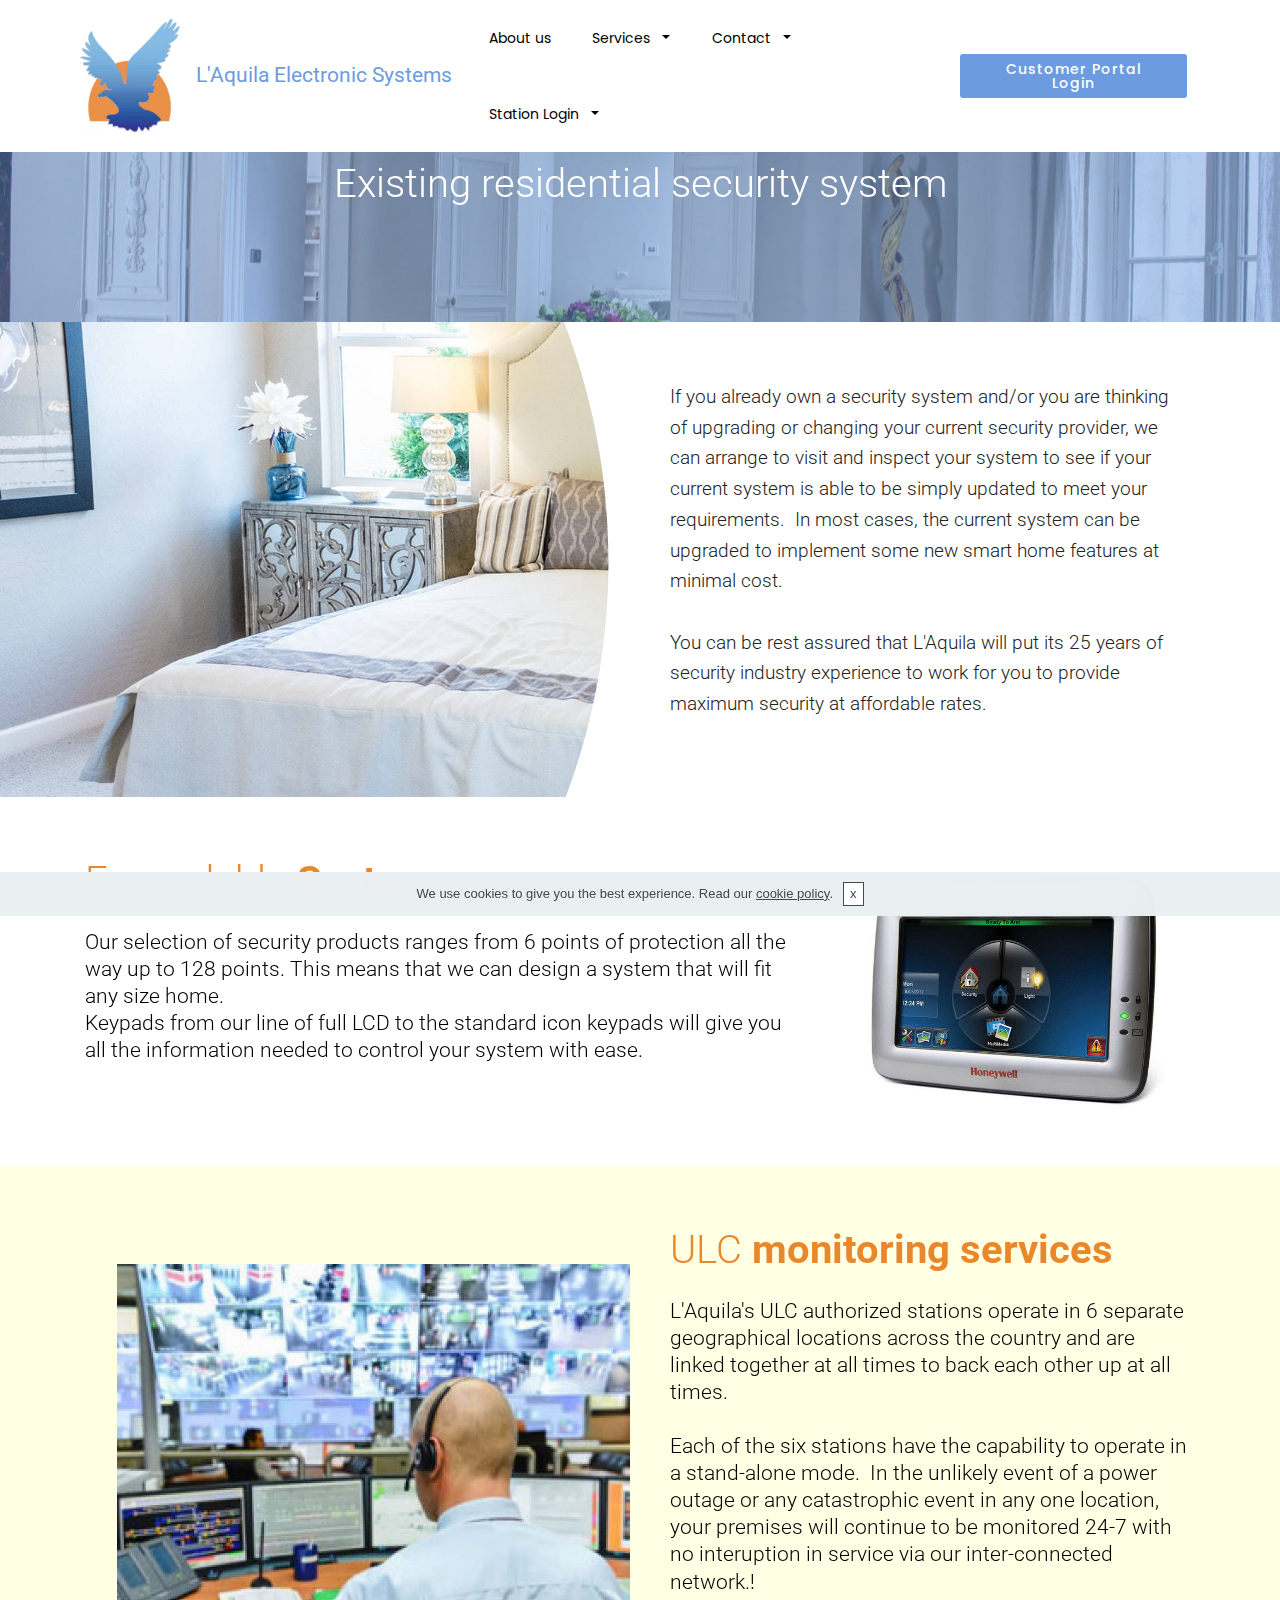
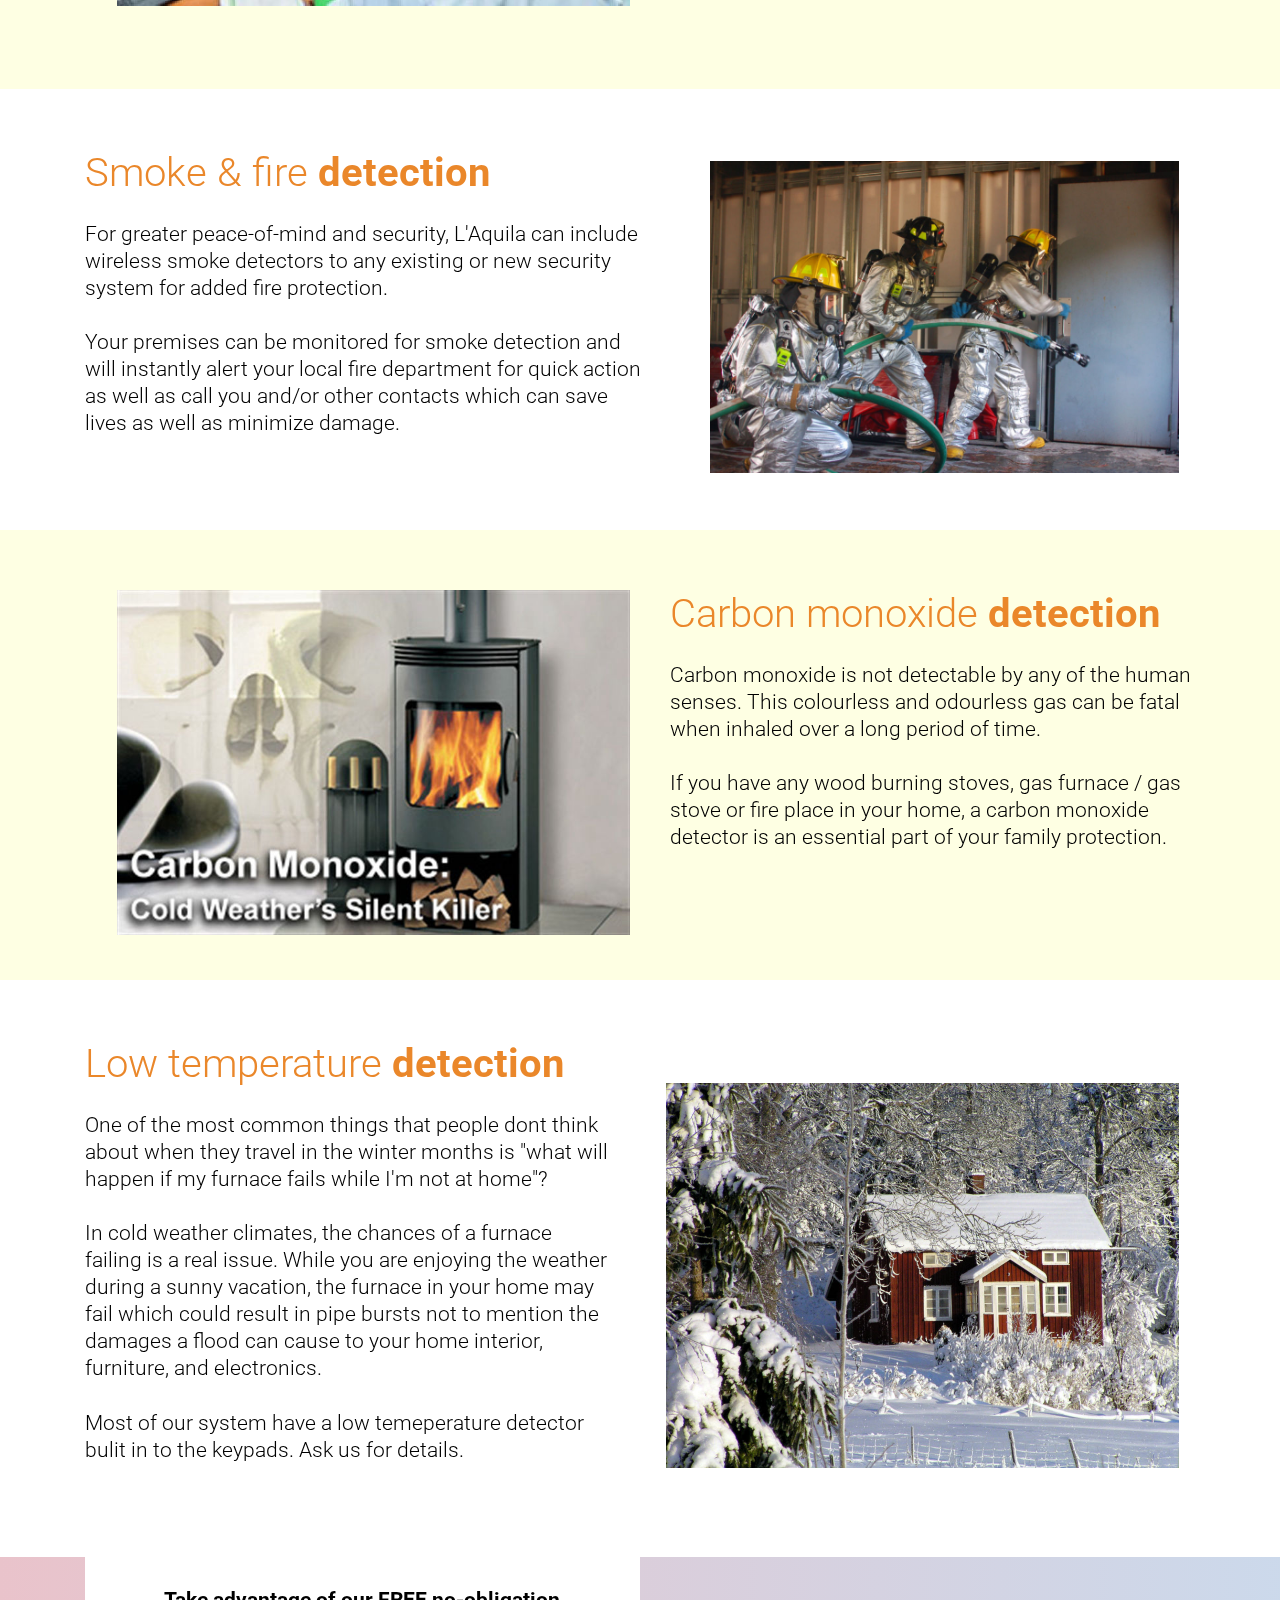
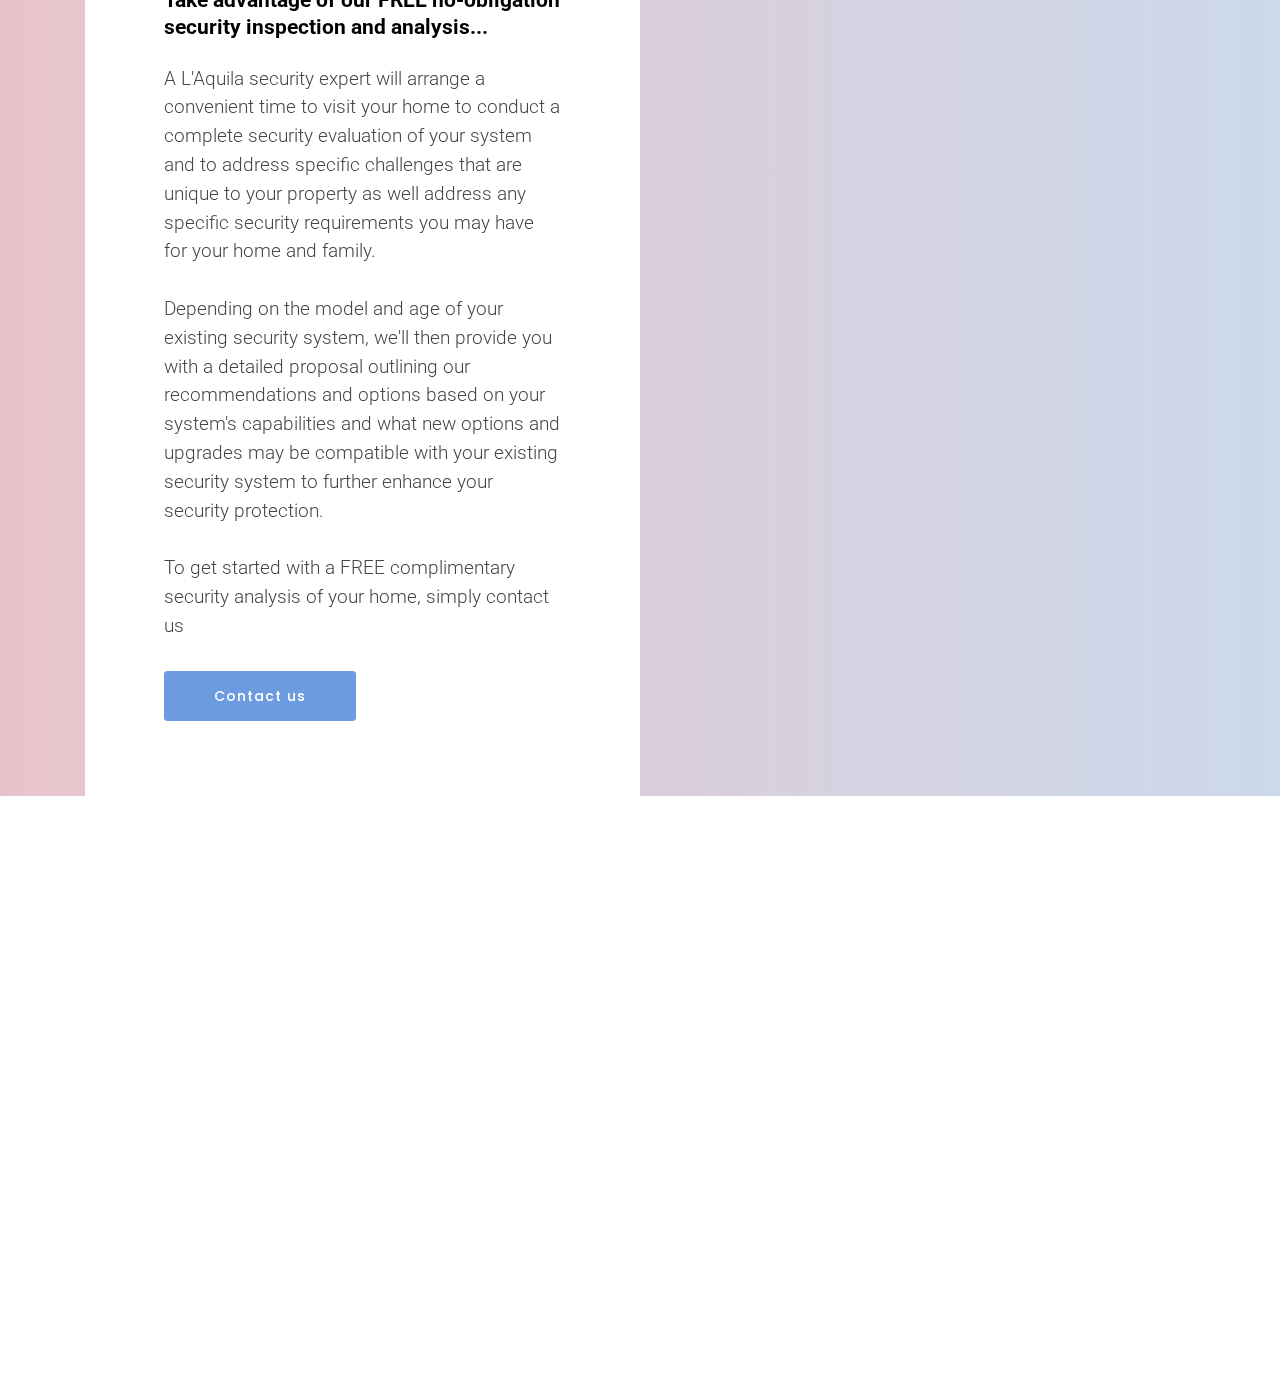
<file: existingsystem.html>
<!DOCTYPE html>
<html  >
<head>
  <!-- Site made with Mobirise Website Builder v4.10.7, https://mobirise.com -->
  <meta charset="UTF-8">
  <meta http-equiv="X-UA-Compatible" content="IE=edge">
  <meta name="generator" content="Mobirise v4.10.7, mobirise.com">
  <meta name="viewport" content="width=device-width, initial-scale=1, minimum-scale=1">
  <link rel="shortcut icon" href="assets/images/eagle-image-laquila-160x176.png" type="image/x-icon">
  <meta name="description" content="Replace or update your existing home security alarm system">
  
  <title>Existing Security System for Hamilton and alliston ontario</title>
  <link rel="stylesheet" href="assets/web/assets/mobirise-icons/mobirise-icons.css">
  <link rel="stylesheet" href="assets/tether/tether.min.css">
  <link rel="stylesheet" href="assets/bootstrap/css/bootstrap.min.css">
  <link rel="stylesheet" href="assets/bootstrap/css/bootstrap-reboot.min.css">
  <link rel="stylesheet" href="assets/bootstrap/css/bootstrap-grid.min.css">
  <link rel="stylesheet" href="assets/dropdown/css/style.css">
  <link rel="stylesheet" href="assets/theme/css/style.css">
  <link rel="stylesheet" href="assets/mobirise/css/mbr-additional.css" type="text/css">
  
  
  
</head>
<body>
  <section class="menu cid-qObOnlVBQx" once="menu" id="menu3-1l">

    

    <nav class="navbar navbar-dropdown beta-menu align-items-center navbar-fixed-top navbar-toggleable-sm">
        
        <div class="menu-bottom">

            <div class="menu-logo">
                <div class="navbar-brand">
                <span class="navbar-logo">
                    <a href="index.html">
                        <img src="assets/images/eagle-image-laquila-160x176.png" alt="Mobirise" title="" style="height: 7.1rem;">
                    </a>
                </span>
                <span class="navbar-caption-wrap"><a href="index.html" class="brand-link mbr-black text-primary display-5">L'Aquila Electronic Systems</a></span>
                </div>
                <button class="navbar-toggler navbar-toggler-right" type="button" data-toggle="collapse" data-target="#navbarSupportedContent" aria-controls="navbarSupportedContent" aria-expanded="false" aria-label="Toggle navigation">
                    <div class="hamburger">
                        <span></span>
                        <span></span>
                        <span></span>
                        <span></span>
                    </div>
                </button>
            </div>
            <div class="collapse navbar-collapse" id="navbarSupportedContent">
                <ul class="navbar-nav nav-dropdown js-float-line" data-app-modern-menu="true"><li class="nav-item">
                        <a class="nav-link link mbr-black display-4" href="about.html">About us</a>
                    </li>
                    <li class="nav-item dropdown open"><a class="nav-link link mbr-black dropdown-toggle display-4" href="#" aria-expanded="true" data-toggle="dropdown-submenu">Services &nbsp;</a><div class="dropdown-menu"><div class="dropdown"><a class="mbr-black dropdown-item dropdown-toggle display-4" href="residential.html" aria-expanded="false" data-toggle="dropdown-submenu">Home Security</a><div class="dropdown-menu dropdown-submenu"><a class="mbr-black dropdown-item display-4" href="residential.html" aria-expanded="false">Residential Security</a><a class="mbr-black dropdown-item display-4" href="existingsystem.html" aria-expanded="false">Existing Security System</a><a class="mbr-black dropdown-item display-4" href="newsystem.html" aria-expanded="false">New Security System</a></div></div><a class="mbr-black dropdown-item display-4" href="commercialsecurity.html" aria-expanded="false">Commercial Security</a><a class="mbr-black dropdown-item display-4" href="guard_service.html" aria-expanded="true">Guard Services</a></div></li><li class="nav-item dropdown"><a class="nav-link link mbr-black dropdown-toggle display-4" href="contact.html" aria-expanded="false" data-toggle="dropdown-submenu">Contact &nbsp;</a><div class="dropdown-menu"><a class="mbr-black dropdown-item display-4" href="makepayment.html" aria-expanded="false">Make a Payment</a><a class="mbr-black dropdown-item display-4" href="assets/files/Call%20list%20Update%20.pdf" aria-expanded="false" target="_blank">Call List Update</a></div></li><li class="nav-item dropdown"><a class="nav-link link mbr-black dropdown-toggle display-4" href="stationlogin.html" aria-expanded="false" data-toggle="dropdown-submenu">Station Login &nbsp;</a><div class="dropdown-menu"><a class="mbr-black dropdown-item display-4" href="makepayment.html" aria-expanded="false">Make a Payment</a></div></li></ul>
                <div class="navbar-buttons mbr-section-btn"><a class="btn btn-sm btn-primary display-4" href="http://client.laquila.ca/login-page/" target="_blank">
                    Customer Portal Login</a></div>
            </div>
        </div>
    </nav>
</section>

<section class="header9 cid-qP1wcVxsCc mbr-parallax-background" id="header9-1m">

    

    <div class="mbr-overlay" style="opacity: 0.5; background-color: rgb(108, 156, 223);">
    </div>

    <div class="container">
        <div class="row justify-content-center">
            <div class="media-container-column mbr-white col-md-10">
            
            <h1 class="mbr-section-title align-center pb-3 mbr-fonts-style display-2">Existing residential security system</h1>
        </div>
        </div>
    </div>

    
</section>

<section class="header5 cid-qP1xxOYj6n mbr-parallax-background" id="header5-1o">

    

    
    <div class="container-full-width clearfix">
        <svg version="1.1" class="layer" xmlns="http://www.w3.org/2000/svg" xmlns:xlink="http://www.w3.org/1999/xlink" x="0px" y="0px" height="100%" viewBox="0 0 97 604" enable-background="new 0 0 97 604" xml:space="preserve">
                    <path fill-rule="evenodd" clip-rule="evenodd" fill="#43D5CB" d="M0,0c36,93.5,56,195.4,56,302c0,106.6-20,208.5-56,302 c22.8,0,97,0,97,0V0C97,0,32.5,0,0,0z"></path>
        </svg>
        <div class="column-content">
            <div class="text-content">
                
                <p class="mbr-text pb-3 mbr-fonts-style display-7">If you already own a security system and/or you are thinking of upgrading or changing your current security provider, we can arrange to visit and inspect your system to see if your current system is able to be simply updated to meet your requirements. &nbsp;In most cases, the current system can be upgraded to implement some new smart home features at minimal cost.<br><br>You can be rest assured that L'Aquila will put its 25 years of security industry experience to work for you to provide maximum security at affordable rates.<br></p>
                
            </div>
        </div>
    </div>
</section>

<section class="header10 cid-qP24Y8VWJS" id="header10-2e">

    

    

    <div class="container">
        <div class="media-container-row">
            <div class="media-content mb-4">
                <h2 class="mb-4 mbr-fonts-style mbr-section-title display-2">Expandable&nbsp;<strong>Systems</strong></h2>
                <h3 class="mbr-section-subtitle mbr-fonts-style mb-4 display-5">Our selection of security products ranges from 6 points of protection all the way up to 128 points. This means that we can design a system that will fit any size home.
<div>
</div><div>Keypads from our line of full LCD to the standard icon keypads will give you all the information needed to control your system with ease. &nbsp;</div></h3>
                
                
            </div>
            <div class="mbr-figure" style="width: 50%;">
                <img src="assets/images/6280s-1-600x480.jpg" alt="Mobirise" title="">
            </div>
        </div>
    </div>
</section>

<section class="header10 cid-qP24YYJ76T" id="header10-2f">

    

    

    <div class="container">
        <div class="media-container-row">
            <div class="media-content mb-4">
                <h2 class="mb-4 mbr-fonts-style mbr-section-title display-2">ULC&nbsp;<strong>monitoring services</strong></h2>
                <h3 class="mbr-section-subtitle mbr-fonts-style mb-4 display-5">L'Aquila's ULC authorized stations operate in 6 separate geographical locations across the country and are linked together at all times to back each other up at all times. <br><br>Each of the six stations have the capability to operate in a stand-alone mode. &nbsp;In the unlikely event of a power outage or any catastrophic event in any one location, your premises will continue to be monitored 24-7 with no interuption in service via our inter-connected network.!
                </h3>
                
                
            </div>
            <div class="mbr-figure" style="width: 100%;">
                <img src="assets/images/alarm-monitoring-station-600x400.jpg" alt="Mobirise" title="">
            </div>
        </div>
    </div>
</section>

<section class="header10 cid-qP24ZDF6WS" id="header10-2g">

    

    

    <div class="container">
        <div class="media-container-row">
            <div class="media-content mb-4">
                <h2 class="mb-4 mbr-fonts-style mbr-section-title display-2">Smoke &amp; fire&nbsp;<strong>detection</strong></h2>
                <h3 class="mbr-section-subtitle mbr-fonts-style mb-4 display-5">For greater peace-of-mind and security,&nbsp;L'Aquila can include wireless smoke detectors to any existing or new security system for added fire protection. &nbsp;<br><br>Your premises can be monitored for smoke detection and will instantly alert your local fire department for quick action as well as call you and/or other contacts which can save lives as well as minimize damage.</h3>
                
                
            </div>
            <div class="mbr-figure" style="width: 85%;">
                <img src="assets/images/070303-f-4569g-127-1026x682.jpg" alt="Mobirise" title="">
            </div>
        </div>
    </div>
</section>

<section class="header10 cid-qP250aYinN" id="header10-2h">

    

    

    <div class="container">
        <div class="media-container-row">
            <div class="media-content mb-4">
                <h2 class="mb-4 mbr-fonts-style mbr-section-title display-2">Carbon monoxide&nbsp;<strong>detection</strong></h2>
                <h3 class="mbr-section-subtitle mbr-fonts-style mb-4 display-5">Carbon monoxide is not detectable by any of the human senses.  This colourless and odourless gas can be fatal when inhaled over a long period of time. <br><br> If you have any wood burning stoves, gas furnace / gas stove or fire place in your home, a carbon monoxide detector is an essential part of your family protection.&nbsp;</h3>
                
                
            </div>
            <div class="mbr-figure" style="width: 100%;">
                <img src="assets/images/061201-f-3041b-2-780x525.jpg" alt="Mobirise" title="">
            </div>
        </div>
    </div>
</section>

<section class="header10 cid-qP2539KpV0" id="header10-2j">

    

    

    <div class="container">
        <div class="media-container-row">
            <div class="media-content mb-4">
                <h2 class="mb-4 mbr-fonts-style mbr-section-title display-2">Low temperature&nbsp;<strong>detection</strong></h2>
                <h3 class="mbr-section-subtitle mbr-fonts-style mb-4 display-5">One of the most common things that people dont think about when they travel in the winter months is "what will happen if my furnace fails while I'm not at home"? <br><br> In cold weather climates, the chances of a furnace failing is a real issue.  While you are enjoying the weather during a sunny vacation, the furnace in your home may fail which could result in pipe bursts not to mention the damages a flood can cause to your home interior, furniture, and electronics. &nbsp;<br><br>Most of our system have a low temeperature detector bulit in to the keypads.  Ask us for details.</h3>
                
                
            </div>
            <div class="mbr-figure" style="width: 100%;">
                <img src="assets/images/house-2151102-1920-1026x770.jpg" alt="Mobirise" title="">
            </div>
        </div>
    </div>
</section>

<section class="features11 cid-qP1xjS3YXo mbr-parallax-background" id="features11-1n">

    

    <div class="mbr-overlay" style="opacity: 0.2;">
    </div>

    <div class="container">
        <div class="text-content">
            <div class="media-container-row ">
                <div class="col-md-12 mb-4">
                    
                    <h3 class="mbr-section-subtitle mbr-fonts-style mb-4 display-5"><strong>Take advantage of our FREE no-obligation security inspection and analysis...</strong></h3>
                    <p class="mb-4 mbr-fonts-style display-7">A L'Aquila security expert will arrange a convenient time to visit your home to conduct a complete security evaluation of your system and to address specific challenges that are unique to your property as well address any specific security requirements you may have for your home and family.
<br>
<br>Depending on the model and age of your existing security system, we'll then provide you with a detailed proposal outlining our recommendations and options based on your system's capabilities and what new options and upgrades may be compatible with your existing security system to further enhance your security protection.<br>
<br>To get started with a FREE complimentary security analysis of your home, simply contact us</p>
                    <div class="mbr-section-btn"><a class="btn btn-md btn-primary btn-bgr display-4" href="page5.html">Contact us</a></div>
                </div>
            </div>
        </div>
    </div>
</section>

<section class="footer4 cid-qRz1Ts8cd5 mbr-reveal" id="footer4-3e">

    

    

    <div class="container">
        <div class="media-container-row content mbr-white">
            <div class="col-md-3 col-sm-4">
                <div class="mb-3 img-logo">
                    <a href="https://mobirise.com/">
                        <img src="assets/images/eagle-icon-512x512-174x174.png" alt="Mobirise" title="">
                    </a>
                </div>
                <p class="mb-3 mbr-fonts-style foot-title display-7">L'Aquila Electronic<br>Systems Inc.</p>
                <p class="mbr-text mbr-fonts-style display-7">
                    <a href="about.html" class="text-primary">About Us
</a>                    <br><a href="residential.html">Home Security</a><br><a href="commercialsecurity.html">Commercial Security</a><br><a href="contact.html">Contact us&nbsp;</a><br><a href="http://client.laquila.ca" target="_blank">Customer Portal Login</a><br><a href="stationlogin.html">System Login</a><br><a href="makepayment.html">Make a Payment</a></p>
            </div>
            <div class="col-md-4 col-sm-8">
                <p class="mb-4 foot-title mbr-fonts-style display-7"><strong>Click on the applicable phone number to connect with us on your mobile phone!</strong></p>
                <p class="mbr-text mbr-fonts-style display-7"></p><p>
                    Hamilton &nbsp; &nbsp; <a href="tel:9055743191">905-574-3191</a><br>Alliston&nbsp;&nbsp;&nbsp;&nbsp;&nbsp;&nbsp;&nbsp;&nbsp;<a href="tel:7054354035">705-435-4035</a><br>Toll-Free &nbsp; &nbsp; <a href="tel:18885278452">1-888-527-8452</a><br>
                    <br><span style="font-size: 1.06rem;">Executive Member of CANASA<br></span><span style="font-size: 1.06rem;">(Canadian Alarm &amp; Security Assoc.)</span></p><p>
                </p><p></p>
            </div>
            <div class="col-md-4 offset-md-1 col-sm-12">
                <p class="mb-4 foot-title mbr-fonts-style display-5">
                    Contact Us
                </p>
                <div data-form-type="formoid">
                    <div class="form-block" data-form-type="formoid">
                        <div data-form-alert="" hidden="">Thanks for filling out the form..a L'Aquila representative will be in touch with you shortly.</div>
                        <form class="block mbr-form" action="https://mobirise.com/" method="post" data-form-title="Mobirise Form"><input type="hidden" name="email" data-form-email="true" value="QWBnYsbwr1BcybxG9nJ6z2F1d/MtGMTI8RbQNnF94me925mAPOxaLhNK1Z6+W9soidqHjMUyaoJsU9fPwLF02aJLOVKDtmNzZdufrB0lN00OiSpRu+3oQV4z1K9ZMPKW">
                            <div class="row">
                                <div class="col-md-12" data-for="email">
                                    <input type="text" class="form-control input" name="email" data-form-field="Email" placeholder="Email" required="" id="email-footer4-3e">
                                </div>
                                <div class="col-md-12" data-for="message">
                                    <textarea class="form-control input" name="message" rows="3" data-form-field="Message" placeholder="Message" style="resize:none" id="message-footer4-3e"></textarea>
                                </div>
                                <div class="col-md-12 align-center input-group-btn" style="margin-top: 10px;"><button href="" type="submit" class="btn btn-primary btn-bgr display-4">SEND US A MESSAGE</button></div>
                            </div>
                        </form>
                    </div>
                </div>
            </div>
        </div>
        <div class="footer-lower">
            <div class="media-container-row">
                <div class="col-sm-12">
                    <hr>
                </div>
            </div>
            <div class="media-container-row mbr-white">
                <div class="col-sm-12 copyright">
                    <p class="mbr-text mbr-fonts-style display-7">
                        © Copyright 2019 &nbsp;L'Aquila Electronic Systems inc. - All Rights Reserved
                    </p>
                </div>
            </div>
        </div>
    </div>
</section>


  <script src="assets/web/assets/jquery/jquery.min.js"></script>
  <script src="assets/popper/popper.min.js"></script>
  <script src="assets/tether/tether.min.js"></script>
  <script src="assets/bootstrap/js/bootstrap.min.js"></script>
  <script src="assets/smoothscroll/smooth-scroll.js"></script>
  <script src="assets/cookies-alert-plugin/cookies-alert-core.js"></script>
  <script src="assets/cookies-alert-plugin/cookies-alert-script.js"></script>
  <script src="assets/dropdown/js/nav-dropdown.js"></script>
  <script src="assets/dropdown/js/navbar-dropdown.js"></script>
  <script src="assets/touchswipe/jquery.touch-swipe.min.js"></script>
  <script src="assets/parallax/jarallax.min.js"></script>
  <script src="assets/theme/js/script.js"></script>
  <script src="assets/formoid/formoid.min.js"></script>
  
  
<input name="cookieData" type="hidden"data-cookie-colorText='#424a4d' data-cookie-colorBg='rgba(234, 239, 241, 0.99)' data-cookie-colorButton='#ffffff' data-cookie-colorLink='#424a4d' data-cookie-underlineLink='true' data-cookie-text="We use cookies to give you the best experience. Read our <a href='privacy_statement.html'>cookie policy</a>.">
  </body>
</html>
</file>
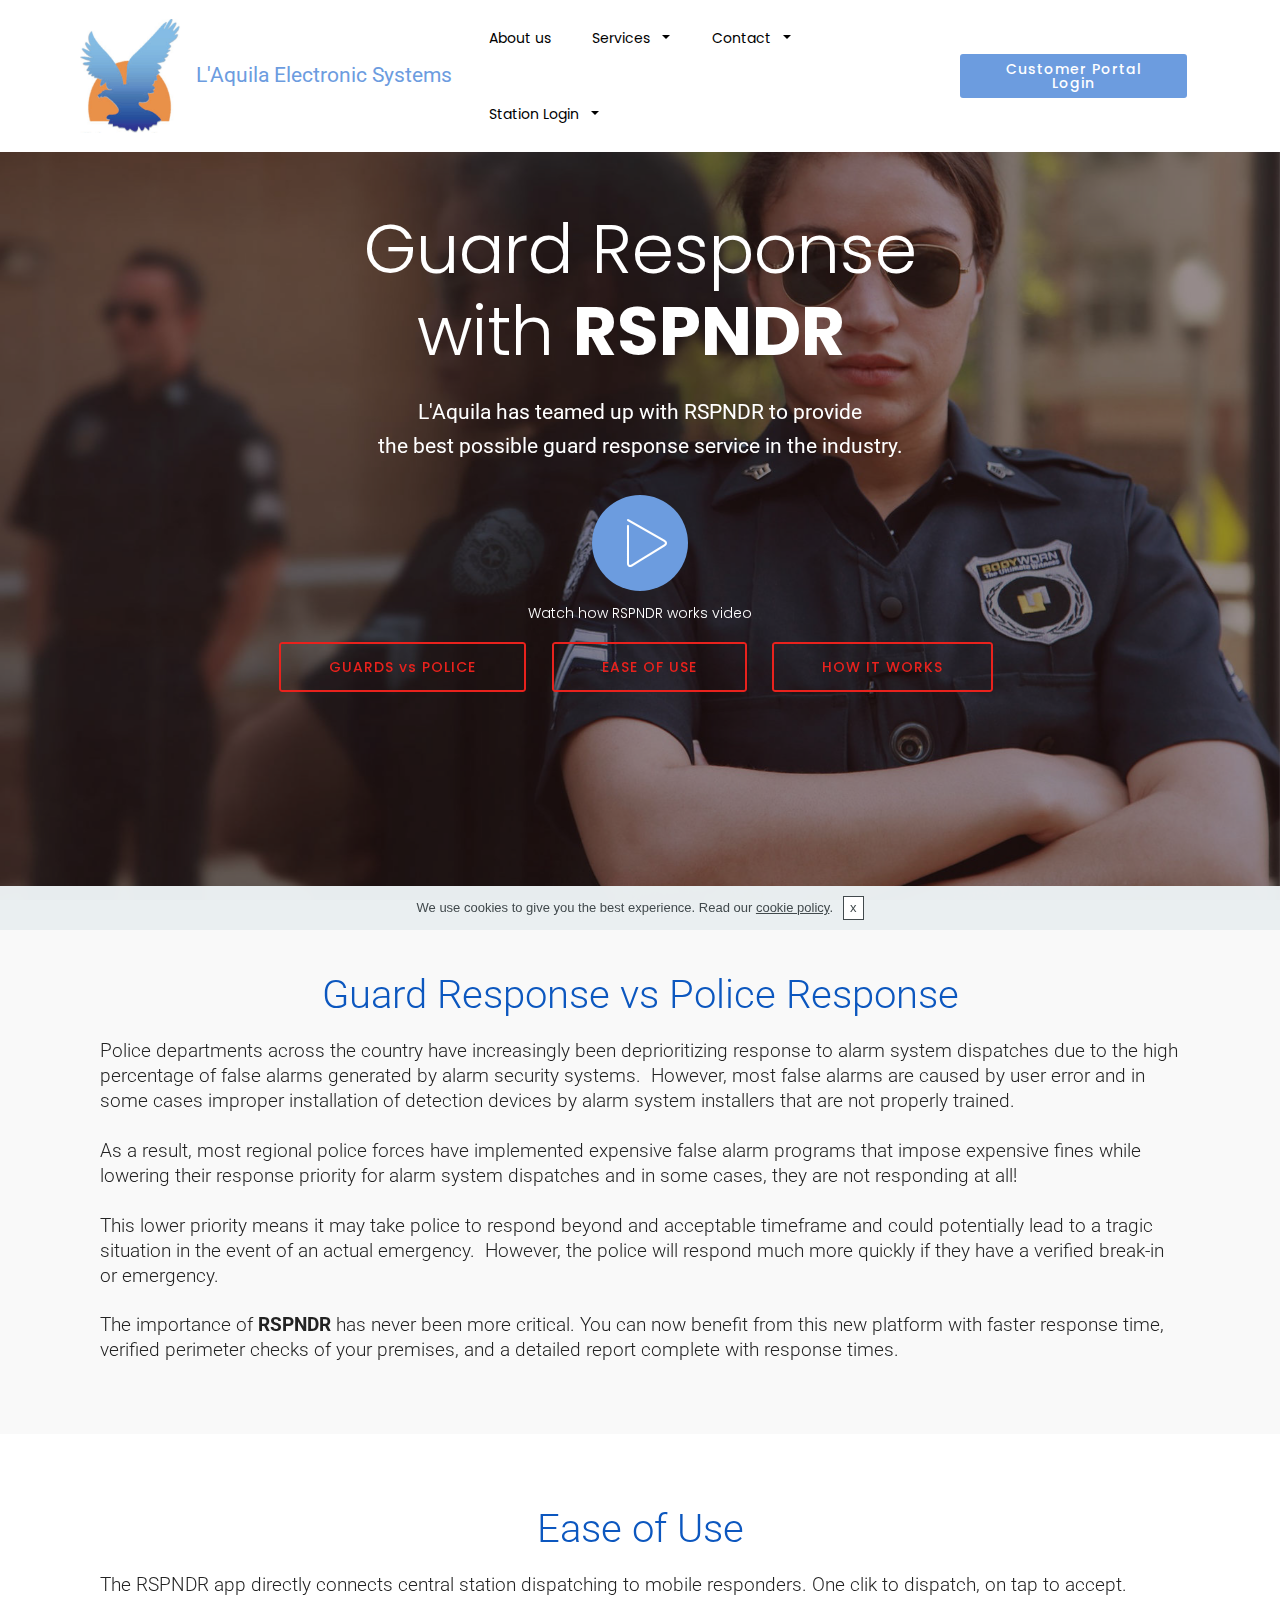
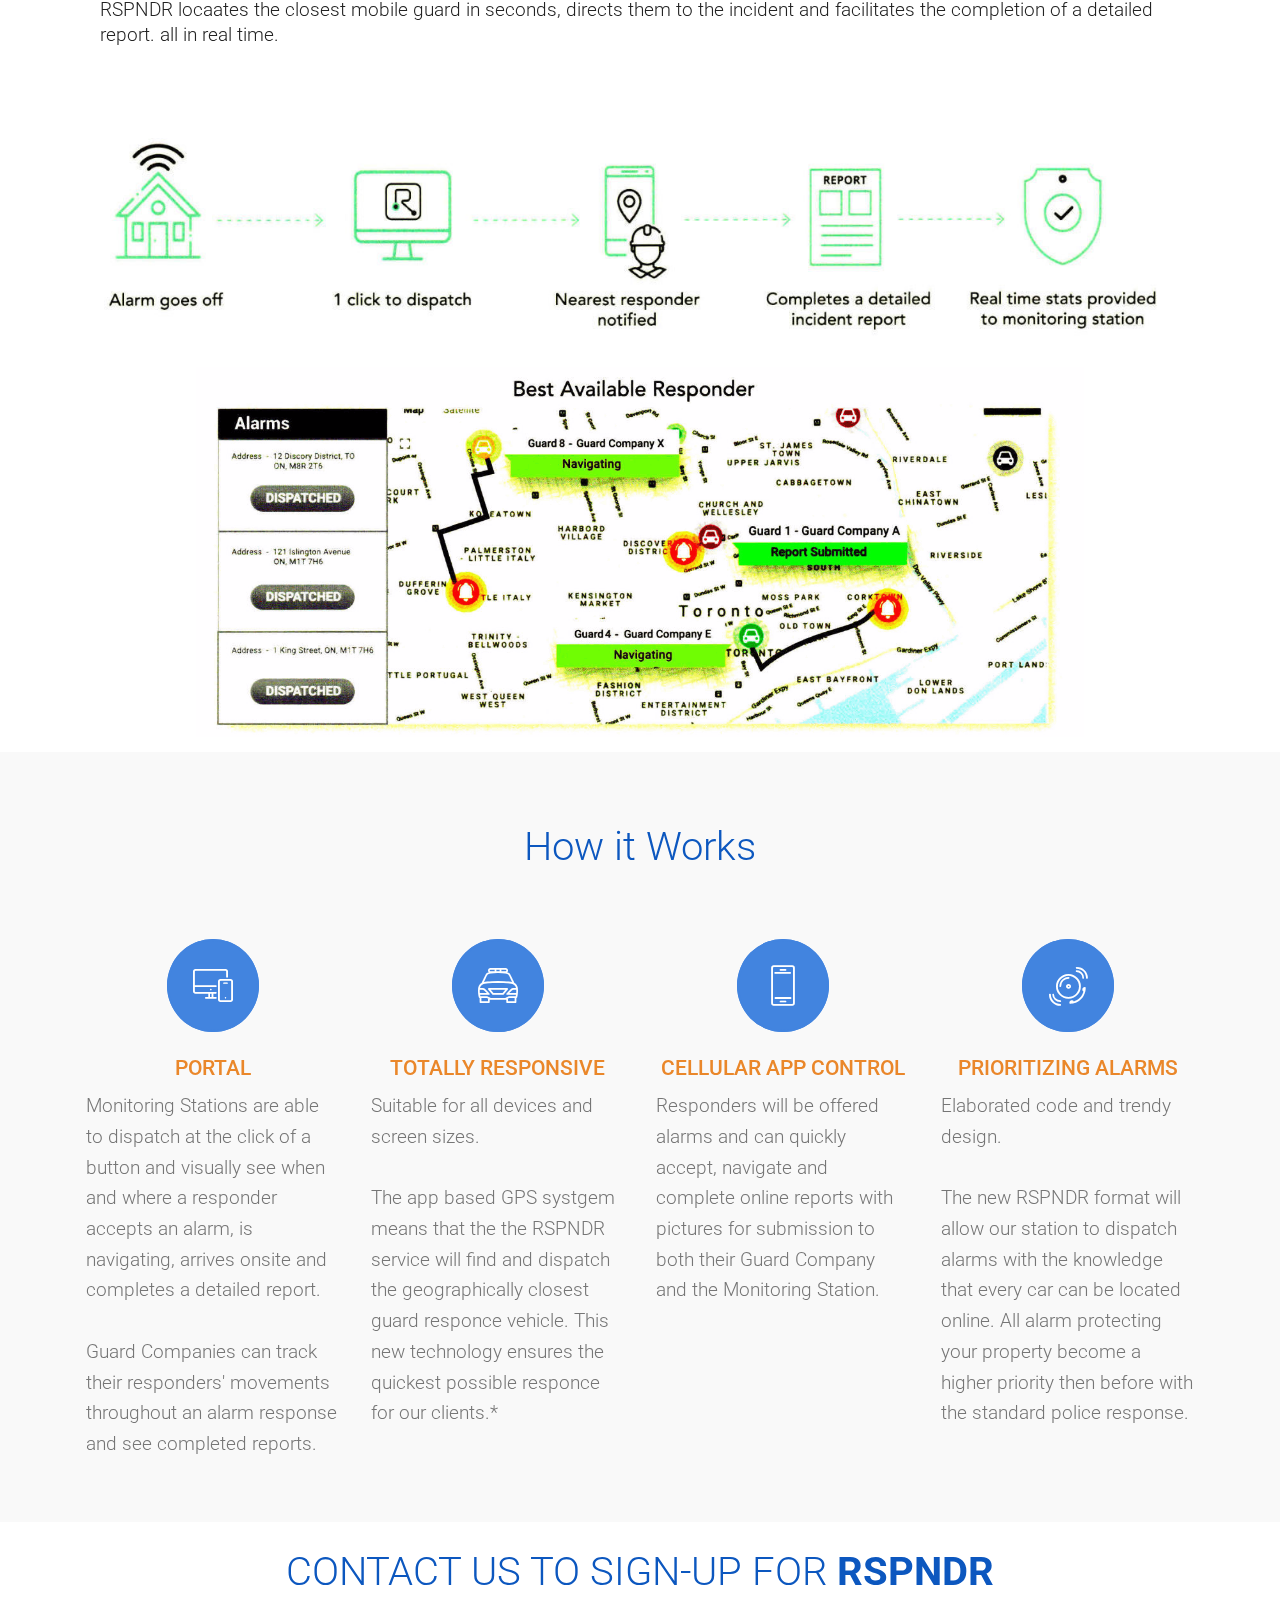
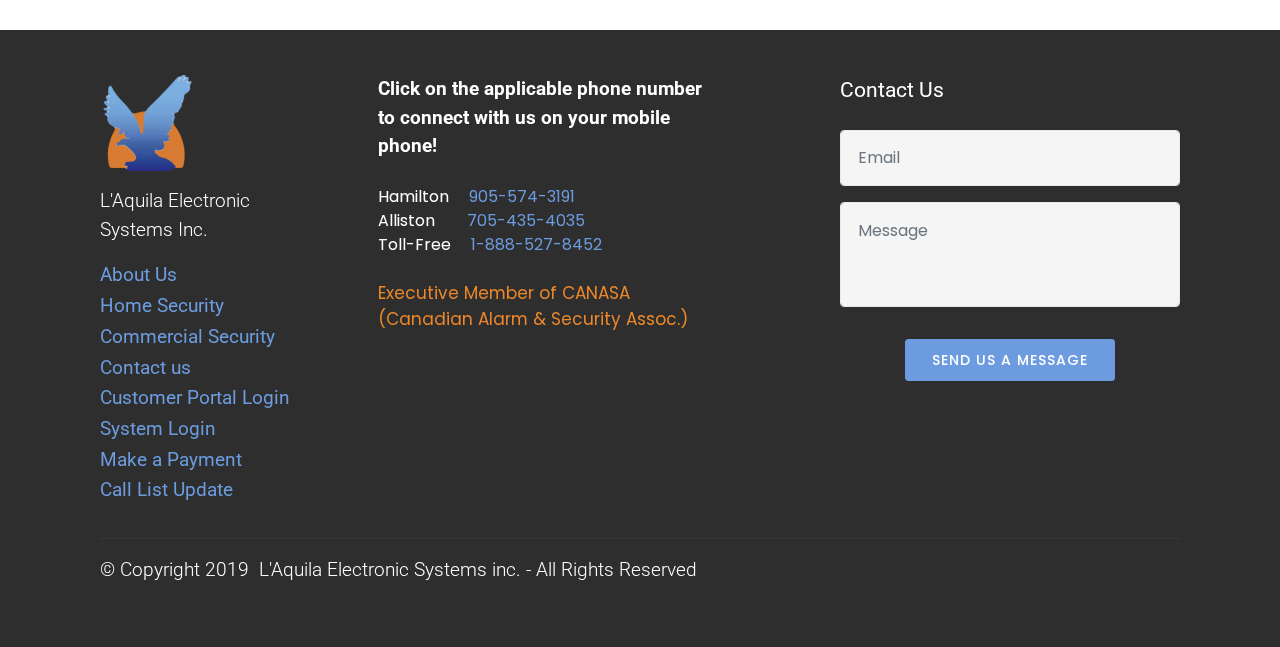
<file: guard_service.html>
<!DOCTYPE html>
<html  >
<head>
  <!-- Site made with Mobirise Website Builder v4.10.7, https://mobirise.com -->
  <meta charset="UTF-8">
  <meta http-equiv="X-UA-Compatible" content="IE=edge">
  <meta name="generator" content="Mobirise v4.10.7, mobirise.com">
  <meta name="viewport" content="width=device-width, initial-scale=1, minimum-scale=1">
  <link rel="shortcut icon" href="assets/images/eagle-image-laquila-160x176.png" type="image/x-icon">
  <meta name="description" content="Guard services for alarm security systems">
  
  <title>Guard Service</title>
  <link rel="stylesheet" href="assets/icon54-v3/style.css">
  <link rel="stylesheet" href="assets/web/assets/mobirise-icons/mobirise-icons.css">
  <link rel="stylesheet" href="assets/icon54/style.css">
  <link rel="stylesheet" href="assets/tether/tether.min.css">
  <link rel="stylesheet" href="assets/bootstrap/css/bootstrap.min.css">
  <link rel="stylesheet" href="assets/bootstrap/css/bootstrap-reboot.min.css">
  <link rel="stylesheet" href="assets/bootstrap/css/bootstrap-grid.min.css">
  <link rel="stylesheet" href="assets/dropdown/css/style.css">
  <link rel="stylesheet" href="assets/theme/css/style.css">
  <link rel="stylesheet" href="assets/mobirise/css/mbr-additional.css" type="text/css">
  
  
  
</head>
<body>
  <section class="menu cid-qObOnlVBQx" once="menu" id="menu3-40">

    

    <nav class="navbar navbar-dropdown beta-menu align-items-center navbar-fixed-top navbar-toggleable-sm">
        
        <div class="menu-bottom">

            <div class="menu-logo">
                <div class="navbar-brand">
                <span class="navbar-logo">
                    <a href="index.html">
                        <img src="assets/images/eagle-image-laquila-160x176.png" alt="Mobirise" title="" style="height: 7.1rem;">
                    </a>
                </span>
                <span class="navbar-caption-wrap"><a href="index.html" class="brand-link mbr-black text-primary display-5">L'Aquila Electronic Systems</a></span>
                </div>
                <button class="navbar-toggler navbar-toggler-right" type="button" data-toggle="collapse" data-target="#navbarSupportedContent" aria-controls="navbarSupportedContent" aria-expanded="false" aria-label="Toggle navigation">
                    <div class="hamburger">
                        <span></span>
                        <span></span>
                        <span></span>
                        <span></span>
                    </div>
                </button>
            </div>
            <div class="collapse navbar-collapse" id="navbarSupportedContent">
                <ul class="navbar-nav nav-dropdown js-float-line" data-app-modern-menu="true"><li class="nav-item">
                        <a class="nav-link link mbr-black display-4" href="about.html">About us</a>
                    </li>
                    <li class="nav-item dropdown"><a class="nav-link link mbr-black dropdown-toggle display-4" href="#" aria-expanded="true" data-toggle="dropdown-submenu">Services &nbsp;</a><div class="dropdown-menu"><div class="dropdown"><a class="mbr-black dropdown-item dropdown-toggle display-4" href="residential.html" aria-expanded="false" data-toggle="dropdown-submenu">Home Security</a><div class="dropdown-menu dropdown-submenu"><a class="mbr-black dropdown-item display-4" href="residential.html" aria-expanded="false">Residential Security</a><a class="mbr-black dropdown-item display-4" href="existingsystem.html" aria-expanded="false">Existing Security System</a><a class="mbr-black dropdown-item display-4" href="newsystem.html" aria-expanded="false">New Security System</a></div></div><a class="mbr-black dropdown-item display-4" href="commercialsecurity.html" aria-expanded="false">Commercial Security</a><a class="mbr-black dropdown-item display-4" href="guard_service.html" aria-expanded="true">Guard Services</a></div></li><li class="nav-item dropdown"><a class="nav-link link mbr-black dropdown-toggle display-4" href="contact.html" aria-expanded="false" data-toggle="dropdown-submenu">Contact &nbsp;</a><div class="dropdown-menu"><a class="mbr-black dropdown-item display-4" href="makepayment.html" aria-expanded="false">Make a Payment</a><a class="mbr-black dropdown-item display-4" href="assets/files/Call%20list%20Update%20.pdf" aria-expanded="false" target="_blank">Call List Update</a></div></li><li class="nav-item dropdown"><a class="nav-link link mbr-black dropdown-toggle display-4" href="stationlogin.html" aria-expanded="false" data-toggle="dropdown-submenu">Station Login &nbsp;</a><div class="dropdown-menu"><a class="mbr-black dropdown-item display-4" href="makepayment.html" aria-expanded="false">Make a Payment</a></div></li></ul>
                <div class="navbar-buttons mbr-section-btn"><a class="btn btn-sm btn-primary display-4" href="http://client.laquila.ca/login-page/" target="_blank">
                    Customer Portal Login</a></div>
            </div>
        </div>
    </nav>
</section>

<section class="header8 cid-rqsv1f3HLM mbr-fullscreen mbr-parallax-background" id="header8-45">

    

    <div class="mbr-overlay" style="opacity: 0.5; background-color: rgb(44, 22, 22);">
    </div>

    <div class="container align-center">
        <div class="row justify-content-center">
            <div class="media-container-column mbr-white col-md-10">
                <h1 class="mbr-section-title align-center py-2 mbr-fonts-style display-1">Guard Response<br>with <strong>RSPNDR</strong>&nbsp;</h1>
                <p class="mbr-text align-center py-2 mbr-fonts-style display-5">L'Aquila has teamed up with RSPNDR to provide<br>the best possible guard response service in the industry.
                </p>
                <div class="mbr-media show-modal align-center py-2" data-modal=".modalWindow">
                         <span class="mbri-play mbr-iconfont"></span>
                </div>
                <div class="icon-description align-center pb-3 mbr-fonts-style display-4">Watch how RSPNDR works video</div>
                <div class="mbr-section-btn text-center"><a class="btn btn-md btn-bgr btn-secondary-outline display-4" href="guard_service.html#features9-47">GUARDS vs POLICE</a> <a class="btn btn-md btn-bgr btn-secondary-outline display-4" href="guard_service.html#features9-46">EASE OF USE</a> <a class="btn btn-md btn-bgr btn-secondary-outline display-4" href="guard_service.html#content1-4e">HOW IT WORKS</a></div>
            </div>
        </div>
    </div>
    <div>
        <div class="modalWindow" style="display: none;">
            <div class="modalWindow-container">
                <div class="modalWindow-video-container">
                    <div class="modalWindow-video">
                        <iframe width="100%" height="100%" frameborder="0" allowfullscreen="1" data-src="https://www.youtube.com/watch?v=A7L9Dn3BVjo"></iframe>
                    </div>
                    <a class="close" role="button" data-dismiss="modal">
                        <span aria-hidden="true" class="mbri-close mbr-iconfont closeModal"></span>
                        <span class="sr-only">Close</span>
                    </a>
                </div>
            </div>
        </div>
    </div>
</section>

<section class="features9 cid-rqszoZ87Wo" id="features9-47">
    
    

    
    <div class="container">
        <div class="container align-center">
            <h2 class="mb-4 mbr-fonts-style display-2">Guard Response vs Police Response</h2>
            <h3 class="mbr-section-subtitle mbr-fonts-style mb-4 mbr-light display-7">Police departments across the country have increasingly been deprioritizing response to alarm system dispatches due to the high percentage of false alarms generated by alarm security systems. &nbsp;However, most false alarms are caused by user error and in some cases improper installation of detection devices by alarm system installers that are not properly trained. <br><br>As a result, most regional police forces have implemented expensive false alarm programs that impose expensive fines while lowering their response priority for alarm system dispatches and in some cases, they are not responding at all!<br><div>
</div><div><br>This lower priority means it may take police to respond beyond and acceptable timeframe and could potentially lead to a tragic situation in the event of an actual emergency. &nbsp;However, the police will respond much more quickly if they have a verified break-in or emergency.<br><br></div><div>
</div><div>The importance of <strong>RSPNDR</strong> has never been more critical. You can now benefit from this new platform with faster response time, verified perimeter checks of your premises, and a detailed report complete with response times.&nbsp;</div></h3>
            <div class="media-container-row">
                <div class="card p-3 col-12 col-md-4 col-lg-4">
                    
                    <div class="card-box">
                        
                        
                    </div>
                </div>
                <div class="card p-3 col-12 col-md-4 col-lg-4">
                    
                    <div class="card-box">
                        
                        
                    </div>
                </div>
                <div class="card p-3 col-12 col-md-4 col-lg-4">
                    
                    <div class="card-box">
                        
                        
                    </div>
                </div>
                
            </div>


        </div>
    </div>
</section>

<section class="features9 cid-rqsxhbHVE2" id="features9-46">
    
    

    
    <div class="container">
        <div class="container align-center">
            <h2 class="mb-4 mbr-fonts-style display-2">Ease of Use</h2>
            <h3 class="mbr-section-subtitle mbr-fonts-style mb-4 mbr-light display-7">The RSPNDR app directly connects central station dispatching to mobile responders. One clik to dispatch, on tap to accept. RSPNDR locaates the closest mobile guard in seconds, directs them to the incident and facilitates the completion of a detailed report.  all in real time.</h3>
            <div class="media-container-row">
                <div class="card p-3 col-12 col-md-4 col-lg-4">
                    
                    <div class="card-box">
                        
                        
                    </div>
                </div>
                <div class="card p-3 col-12 col-md-4 col-lg-4">
                    
                    <div class="card-box">
                        
                        
                    </div>
                </div>
                <div class="card p-3 col-12 col-md-4 col-lg-4">
                    
                    <div class="card-box">
                        
                        
                    </div>
                </div>
                
            </div>


        </div>
    </div>
</section>

<section class="cid-rqsFPsIGdj" id="image3-49">

    

    <figure class="mbr-figure container">
            <div class="image-block" style="width: 100%;">
                <img src="assets/images/rspndr-1400x293-2-1400x293.jpg" width="1400" alt="Mobirise" title="">
                
            </div>
    </figure>
</section>

<section class="cid-rqsIGOAqXB" id="image3-4b">

    

    <figure class="mbr-figure container">
            <div class="image-block" style="width: 80%;">
                <img src="assets/images/rspndr-mapjpg-1400x580.jpg-1389x580.png" width="1400" alt="Mobirise" title="">
                
            </div>
    </figure>
</section>

<section class="mbr-section article content1 cid-rqsOq1sulY" id="content1-4e">

     

    <div class="container">
        <div class="media-container-row">
            <div class="mbr-text col-12 col-md-12">
                <h2 class="mbr-fonts-style block-title align-center display-2">How it Works</h2>
            </div>
        </div>
    </div>
</section>

<section class="features2 cid-rqsMqSLA2o" id="features2-4d">
    
    

    
    <div class="container">
        <div class="row justify-content-center">

            <div class="card p-3 col-12 col-md-6 col-lg-3">
                <div class="card-img pb-5">
                    <span class="mbr-iconfont mbri-responsive"></span>
                </div>
                <div class="card-box">
                    <h4 class="card-title mbr-fonts-style display-5">PORTAL</h4>
                    <p class="mbr-text mbr-fonts-style display-7">Monitoring Stations are able to dispatch at the click of a button and visually see when and where a responder accepts an alarm, is navigating, arrives onsite and completes a detailed report. 
<br>
<br>Guard Companies can track their responders' movements throughout an alarm response and see completed reports.</p>
                </div>
            </div>

            <div class="card p-3 col-12 col-md-6 col-lg-3">
                <div class="card-img pb-5">
                    <span class="mbr-iconfont icon54-v1-police-car"></span>
                </div>
                <div class="card-box">
                    <h4 class="card-title mbr-fonts-style display-5">TOTALLY RESPONSIVE</h4>
                    <p class="mbr-text mbr-fonts-style display-7">Suitable for all devices and screen sizes. 
<br>
<br>The app based GPS systgem means that the the RSPNDR service will find and dispatch the geographically closest guard responce vehicle. This new technology ensures the quickest possible responce for our clients.*</p>
                </div>
            </div>

            <div class="card p-3 col-12 col-md-6 col-lg-3">
                <div class="card-img pb-5">
                    <span class="mbr-iconfont mbri-mobile2"></span>
                </div>
                <div class="card-box">
                    <h4 class="card-title mbr-fonts-style display-5">CELLULAR APP CONTROL</h4>
                    <p class="mbr-text mbr-fonts-style display-7">
                        Responders will be offered alarms and can quickly accept, navigate and complete online reports with pictures for submission to both their Guard Company and the Monitoring Station.
                    </p>
                </div>
            </div>

            <div class="card p-3 col-12 col-md-6 col-lg-3">
                <div class="card-img pb-5">
                    <span class="mbr-iconfont icon54-v3-school-bell-2"></span>
                </div>
                <div class="card-box">
                    <h4 class="card-title mbr-fonts-style display-5">PRIORITIZING ALARMS</h4>
                    <p class="mbr-text mbr-fonts-style display-7">Elaborated code and trendy design. 
<br>
<br>The new RSPNDR format will allow our station to dispatch alarms with the knowledge that every car can be located online. All alarm protecting your property become a higher priority then before with the standard police response.&nbsp;</p>
                </div>
            </div>

            

            

        </div>
    </div>
</section>

<section class="mbr-section article content1 cid-rqsRYqJ3Q9" id="content1-4g">

     

    <div class="container">
        <div class="media-container-row">
            <div class="mbr-text col-12 col-md-12">
                <h2 class="mbr-fonts-style block-title align-center display-2">CONTACT US TO SIGN-UP FOR <strong>RSPNDR</strong></h2>
            </div>
        </div>
    </div>
</section>

<section class="footer4 cid-rqsLy3WuFd" id="footer4-4c">

    

    

    <div class="container">
        <div class="media-container-row content mbr-white">
            <div class="col-md-3 col-sm-4">
                <div class="mb-3 img-logo">
                    <a href="https://mobirise.com/">
                        <img src="assets/images/eagle-icon-512x512-174x1746.png" alt="Mobirise" title="">
                    </a>
                </div>
                <p class="mb-3 mbr-fonts-style foot-title display-7">L'Aquila Electronic<br>Systems Inc.</p>
                <p class="mbr-text mbr-fonts-style display-7">
                    <a href="about.html" class="text-primary">About Us
</a>                    <br><a href="residential.html">Home Security</a><br><a href="commercialsecurity.html">Commercial Security</a><br><a href="contact.html">Contact us&nbsp;</a><br><a href="http://client.laquila.ca" target="_blank">Customer Portal Login</a><br><a href="stationlogin.html">System Login</a><br><a href="makepayment.html">Make a Payment</a><br><a href="assets/files/Call list Update .pdf" target="_blank">Call List Update</a></p>
            </div>
            <div class="col-md-4 col-sm-8">
                <p class="mb-4 foot-title mbr-fonts-style display-7"><strong>Click on the applicable phone number to connect with us on your mobile phone!</strong></p>
                <p class="mbr-text mbr-fonts-style display-7"></p><p>
                    Hamilton &nbsp; &nbsp; <a href="tel:9055743191">905-574-3191</a><br>Alliston&nbsp;&nbsp;&nbsp;&nbsp;&nbsp;&nbsp;&nbsp;&nbsp;<a href="tel:7054354035">705-435-4035</a><br>Toll-Free &nbsp; &nbsp; <a href="tel:18885278452">1-888-527-8452</a><br>
                    <br><span style="font-size: 1.06rem;">Executive Member of CANASA<br></span><span style="font-size: 1.06rem;">(Canadian Alarm &amp; Security Assoc.)</span></p><p>
                </p><p></p>
            </div>
            <div class="col-md-4 offset-md-1 col-sm-12">
                <p class="mb-4 foot-title mbr-fonts-style display-5">
                    Contact Us
                </p>
                <div data-form-type="formoid">
                    <div class="form-block" data-form-type="formoid">
                        <div data-form-alert="" hidden="">Thanks for filling out the form..a L'Aquila representative will be in touch with you shortly.</div>
                        <form class="block mbr-form" action="https://mobirise.com/" method="post" data-form-title="Mobirise Form"><input type="hidden" name="email" data-form-email="true" value="xDwMSylo/GmRCnHE4iBhcpFoucgDcIihAU5DySa7mTI0kvYfpVbhOMFOB5JaVOjen8HpX4cTZ+veOK953rBKDI4mlbDA6Vy7hVFJ5/GU+UpRREVnNw3HatyM9wnG0PJQ">
                            <div class="row">
                                <div class="col-md-12" data-for="email">
                                    <input type="text" class="form-control input" name="email" data-form-field="Email" placeholder="Email" required="" id="email-footer4-4c">
                                </div>
                                <div class="col-md-12" data-for="message">
                                    <textarea class="form-control input" name="message" rows="3" data-form-field="Message" placeholder="Message" style="resize:none" id="message-footer4-4c"></textarea>
                                </div>
                                <div class="col-md-12 align-center input-group-btn" style="margin-top: 10px;"><button href="" type="submit" class="btn btn-primary btn-bgr display-4">SEND US A MESSAGE</button></div>
                            </div>
                        </form>
                    </div>
                </div>
            </div>
        </div>
        <div class="footer-lower">
            <div class="media-container-row">
                <div class="col-sm-12">
                    <hr>
                </div>
            </div>
            <div class="media-container-row mbr-white">
                <div class="col-sm-12 copyright">
                    <p class="mbr-text mbr-fonts-style display-7">
                        © Copyright 2019 &nbsp;L'Aquila Electronic Systems inc. - All Rights Reserved
                    </p>
                </div>
            </div>
        </div>
    </div>
</section>


  <script src="assets/web/assets/jquery/jquery.min.js"></script>
  <script src="assets/popper/popper.min.js"></script>
  <script src="assets/tether/tether.min.js"></script>
  <script src="assets/bootstrap/js/bootstrap.min.js"></script>
  <script src="assets/dropdown/js/nav-dropdown.js"></script>
  <script src="assets/dropdown/js/navbar-dropdown.js"></script>
  <script src="assets/touchswipe/jquery.touch-swipe.min.js"></script>
  <script src="assets/playervimeo/vimeo_player.js"></script>
  <script src="assets/parallax/jarallax.min.js"></script>
  <script src="assets/smoothscroll/smooth-scroll.js"></script>
  <script src="assets/cookies-alert-plugin/cookies-alert-core.js"></script>
  <script src="assets/cookies-alert-plugin/cookies-alert-script.js"></script>
  <script src="assets/theme/js/script.js"></script>
  <script src="assets/formoid/formoid.min.js"></script>
  
  
<input name="cookieData" type="hidden"data-cookie-colorText='#424a4d' data-cookie-colorBg='rgba(234, 239, 241, 0.99)' data-cookie-colorButton='#ffffff' data-cookie-colorLink='#424a4d' data-cookie-underlineLink='true' data-cookie-text="We use cookies to give you the best experience. Read our <a href='privacy_statement.html'>cookie policy</a>.">
  </body>
</html>
</file>
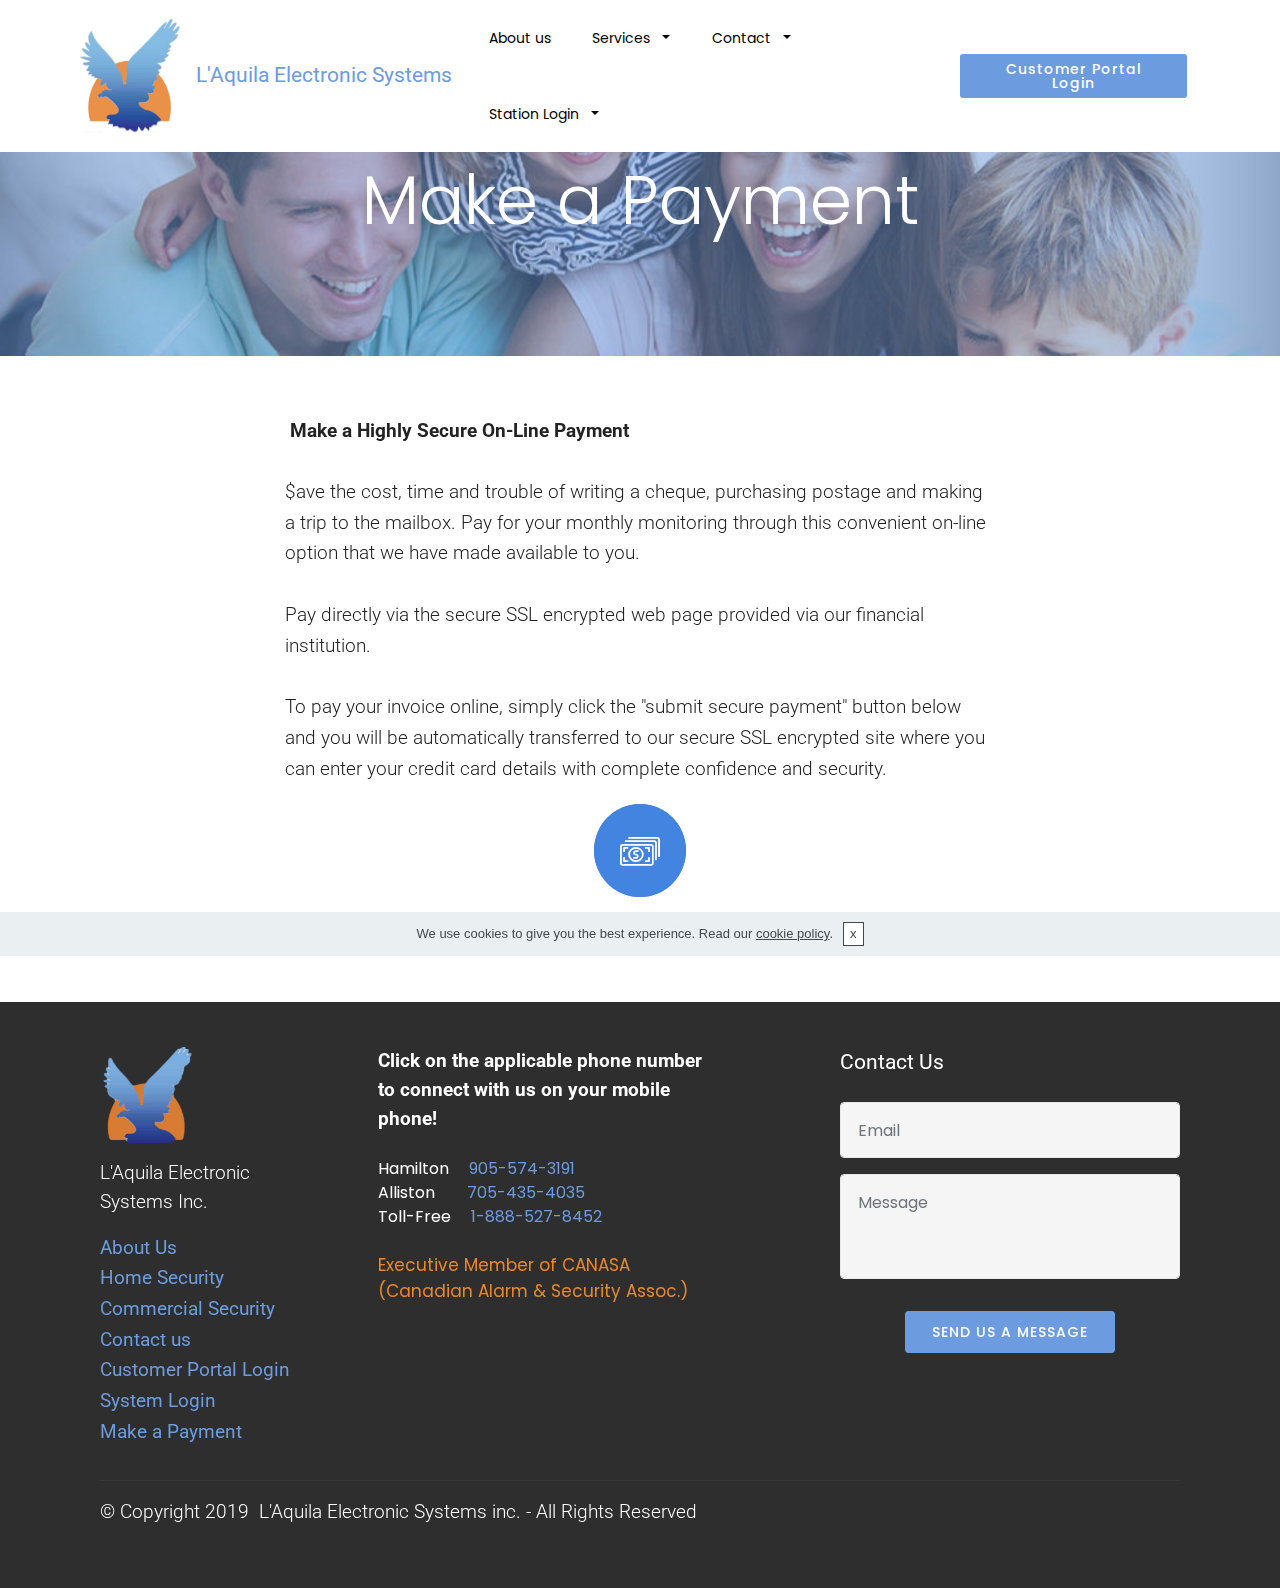
<file: makepayment.html>
<!DOCTYPE html>
<html  >
<head>
  <!-- Site made with Mobirise Website Builder v4.10.7, https://mobirise.com -->
  <meta charset="UTF-8">
  <meta http-equiv="X-UA-Compatible" content="IE=edge">
  <meta name="generator" content="Mobirise v4.10.7, mobirise.com">
  <meta name="viewport" content="width=device-width, initial-scale=1, minimum-scale=1">
  <link rel="shortcut icon" href="assets/images/eagle-image-laquila-160x176.png" type="image/x-icon">
  <meta name="description" content="">
  
  <title>Make a payment</title>
  <link rel="stylesheet" href="assets/web/assets/mobirise-icons/mobirise-icons.css">
  <link rel="stylesheet" href="assets/tether/tether.min.css">
  <link rel="stylesheet" href="assets/bootstrap/css/bootstrap.min.css">
  <link rel="stylesheet" href="assets/bootstrap/css/bootstrap-reboot.min.css">
  <link rel="stylesheet" href="assets/bootstrap/css/bootstrap-grid.min.css">
  <link rel="stylesheet" href="assets/dropdown/css/style.css">
  <link rel="stylesheet" href="assets/theme/css/style.css">
  <link rel="stylesheet" href="assets/mobirise/css/mbr-additional.css" type="text/css">
  
  
  
</head>
<body>
  <section class="menu cid-qObOnlVBQx" once="menu" id="menu3-2v">

    

    <nav class="navbar navbar-dropdown beta-menu align-items-center navbar-fixed-top navbar-toggleable-sm">
        
        <div class="menu-bottom">

            <div class="menu-logo">
                <div class="navbar-brand">
                <span class="navbar-logo">
                    <a href="index.html">
                        <img src="assets/images/eagle-image-laquila-160x176.png" alt="Mobirise" title="" style="height: 7.1rem;">
                    </a>
                </span>
                <span class="navbar-caption-wrap"><a href="index.html" class="brand-link mbr-black text-primary display-5">L'Aquila Electronic Systems</a></span>
                </div>
                <button class="navbar-toggler navbar-toggler-right" type="button" data-toggle="collapse" data-target="#navbarSupportedContent" aria-controls="navbarSupportedContent" aria-expanded="false" aria-label="Toggle navigation">
                    <div class="hamburger">
                        <span></span>
                        <span></span>
                        <span></span>
                        <span></span>
                    </div>
                </button>
            </div>
            <div class="collapse navbar-collapse" id="navbarSupportedContent">
                <ul class="navbar-nav nav-dropdown js-float-line" data-app-modern-menu="true"><li class="nav-item">
                        <a class="nav-link link mbr-black display-4" href="about.html">About us</a>
                    </li>
                    <li class="nav-item dropdown open"><a class="nav-link link mbr-black dropdown-toggle display-4" href="#" aria-expanded="true" data-toggle="dropdown-submenu">Services &nbsp;</a><div class="dropdown-menu"><div class="dropdown"><a class="mbr-black dropdown-item dropdown-toggle display-4" href="residential.html" aria-expanded="false" data-toggle="dropdown-submenu">Home Security</a><div class="dropdown-menu dropdown-submenu"><a class="mbr-black dropdown-item display-4" href="residential.html" aria-expanded="false">Residential Security</a><a class="mbr-black dropdown-item display-4" href="existingsystem.html" aria-expanded="false">Existing Security System</a><a class="mbr-black dropdown-item display-4" href="newsystem.html" aria-expanded="false">New Security System</a></div></div><a class="mbr-black dropdown-item display-4" href="commercialsecurity.html" aria-expanded="false">Commercial Security</a><a class="mbr-black dropdown-item display-4" href="guard_service.html" aria-expanded="true">Guard Services</a></div></li><li class="nav-item dropdown"><a class="nav-link link mbr-black dropdown-toggle display-4" href="contact.html" aria-expanded="false" data-toggle="dropdown-submenu">Contact &nbsp;</a><div class="dropdown-menu"><a class="mbr-black dropdown-item display-4" href="makepayment.html" aria-expanded="false">Make a Payment</a><a class="mbr-black dropdown-item display-4" href="assets/files/Call%20list%20Update%20.pdf" aria-expanded="false" target="_blank">Call List Update</a></div></li><li class="nav-item dropdown"><a class="nav-link link mbr-black dropdown-toggle display-4" href="stationlogin.html" aria-expanded="false" data-toggle="dropdown-submenu">Station Login &nbsp;</a><div class="dropdown-menu"><a class="mbr-black dropdown-item display-4" href="makepayment.html" aria-expanded="false">Make a Payment</a></div></li></ul>
                <div class="navbar-buttons mbr-section-btn"><a class="btn btn-sm btn-primary display-4" href="http://client.laquila.ca/login-page/" target="_blank">
                    Customer Portal Login</a></div>
            </div>
        </div>
    </nav>
</section>

<section class="header9 cid-qPoIPcV6ri mbr-parallax-background" id="header9-2w">

    

    <div class="mbr-overlay" style="opacity: 0.5; background-color: rgb(108, 156, 223);">
    </div>

    <div class="container">
        <div class="row justify-content-center">
            <div class="media-container-column mbr-white col-md-10">
            
            <h1 class="mbr-section-title align-center pb-3 mbr-fonts-style display-1">Make a Payment</h1>
        </div>
        </div>
    </div>

    
</section>

<section class="mbr-section article content1 cid-qRtHzxhHv7" id="content2-3b">

     

    <div class="container">
        <div class="media-container-row">
            <div class="mbr-text col-12 col-md-8">
                <p class="mbr-fonts-style block-text display-7">&nbsp;<strong>Make a Highly Secure On-Line Payment
</strong><br> 
<br>$ave the cost, time and trouble of writing a cheque, purchasing postage and making a trip to the mailbox.  Pay for your monthly monitoring through this convenient on-line option that we have made available to you.
<br>
<br>Pay directly via the secure SSL encrypted web page provided via our financial institution.
<br>
<br>To pay your invoice online, simply click the "submit secure payment" button below and you will be automatically transferred to our secure SSL encrypted site where you can enter your credit card details with complete confidence and security.
                    
 
     <style>
    




</p><div id="container"></div></div></div></div></section></style></p></div></div></div></section>

<section class="features2 cid-r3m8OKm4Ri" id="features2-3z">
    
    

    
    <div class="container">
        <div class="row justify-content-center">

            <div class="card p-3 col-12 col-md-6 col-lg-3">
                <div class="card-img pb-5">
                    <a href="https://web.na.bambora.com/scripts/payment/payment.asp?merchant_id=225810202&hashValue=87c4b2f3284976544dcf73628b1becccccc84a99" target="_blank"><span class="mbr-iconfont mbri-cash"></span></a>
                </div>
                <div class="card-box">
                    <h4 class="card-title mbr-fonts-style display-5"><a href="https://web.na.bambora.com/scripts/payment/payment.asp?merchant_id=225810202&hashValue=87c4b2f3284976544dcf73628b1becccccc84a99" target="_blank">Submit Secure Payment</a></h4>
                    
                </div>
            </div>

            

            

            

            

            

        </div>
    </div>
</section>

<section class="footer4 cid-qRz2iEvX8F" id="footer4-3i">

    

    

    <div class="container">
        <div class="media-container-row content mbr-white">
            <div class="col-md-3 col-sm-4">
                <div class="mb-3 img-logo">
                    <a href="https://mobirise.com/">
                        <img src="assets/images/eagle-icon-512x512-174x174.png" alt="Mobirise" title="">
                    </a>
                </div>
                <p class="mb-3 mbr-fonts-style foot-title display-7">L'Aquila Electronic<br>Systems Inc.</p>
                <p class="mbr-text mbr-fonts-style display-7">
                    <a href="about.html" class="text-primary">About Us
</a>                    <br><a href="residential.html">Home Security</a><br><a href="commercialsecurity.html">Commercial Security</a><br><a href="contact.html">Contact us&nbsp;</a><br><a href="http://client.laquila.ca" target="_blank">Customer Portal Login</a><br><a href="stationlogin.html">System Login</a><br><a href="makepayment.html">Make a Payment</a></p>
            </div>
            <div class="col-md-4 col-sm-8">
                <p class="mb-4 foot-title mbr-fonts-style display-7"><strong>Click on the applicable phone number to connect with us on your mobile phone!</strong></p>
                <p class="mbr-text mbr-fonts-style display-7"></p><p>
                    Hamilton &nbsp; &nbsp; <a href="tel:9055743191">905-574-3191</a><br>Alliston&nbsp;&nbsp;&nbsp;&nbsp;&nbsp;&nbsp;&nbsp;&nbsp;<a href="tel:7054354035">705-435-4035</a><br>Toll-Free &nbsp; &nbsp; <a href="tel:18885278452">1-888-527-8452</a><br>
                    <br><span style="font-size: 1.06rem;">Executive Member of CANASA<br></span><span style="font-size: 1.06rem;">(Canadian Alarm &amp; Security Assoc.)</span></p><p>
                </p><p></p>
            </div>
            <div class="col-md-4 offset-md-1 col-sm-12">
                <p class="mb-4 foot-title mbr-fonts-style display-5">
                    Contact Us
                </p>
                <div data-form-type="formoid">
                    <div class="form-block" data-form-type="formoid">
                        <div data-form-alert="" hidden="">Thanks for filling out the form..a L'Aquila representative will be in touch with you shortly.</div>
                        <form class="block mbr-form" action="https://mobirise.com/" method="post" data-form-title="Mobirise Form"><input type="hidden" name="email" data-form-email="true" value="kuh5e+O1UYSHahEKW0ev/RI6Z74no48sRcHPywHcRlvmt412jR/AzojdrWs9ZsMcEt2KK3nviLW43xNUJwZcHEwJhGe/LPfLcK4ySanGb7ZZ2YVPW2ZDtSYUakCDxl1C">
                            <div class="row">
                                <div class="col-md-12" data-for="email">
                                    <input type="text" class="form-control input" name="email" data-form-field="Email" placeholder="Email" required="" id="email-footer4-3i">
                                </div>
                                <div class="col-md-12" data-for="message">
                                    <textarea class="form-control input" name="message" rows="3" data-form-field="Message" placeholder="Message" style="resize:none" id="message-footer4-3i"></textarea>
                                </div>
                                <div class="col-md-12 align-center input-group-btn" style="margin-top: 10px;"><button href="" type="submit" class="btn btn-primary btn-bgr display-4">SEND US A MESSAGE</button></div>
                            </div>
                        </form>
                    </div>
                </div>
            </div>
        </div>
        <div class="footer-lower">
            <div class="media-container-row">
                <div class="col-sm-12">
                    <hr>
                </div>
            </div>
            <div class="media-container-row mbr-white">
                <div class="col-sm-12 copyright">
                    <p class="mbr-text mbr-fonts-style display-7">
                        © Copyright 2019 &nbsp;L'Aquila Electronic Systems inc. - All Rights Reserved
                    </p>
                </div>
            </div>
        </div>
    </div>
</section>


  <script src="assets/web/assets/jquery/jquery.min.js"></script>
  <script src="assets/popper/popper.min.js"></script>
  <script src="assets/tether/tether.min.js"></script>
  <script src="assets/bootstrap/js/bootstrap.min.js"></script>
  <script src="assets/smoothscroll/smooth-scroll.js"></script>
  <script src="assets/cookies-alert-plugin/cookies-alert-core.js"></script>
  <script src="assets/cookies-alert-plugin/cookies-alert-script.js"></script>
  <script src="assets/dropdown/js/nav-dropdown.js"></script>
  <script src="assets/dropdown/js/navbar-dropdown.js"></script>
  <script src="assets/touchswipe/jquery.touch-swipe.min.js"></script>
  <script src="assets/parallax/jarallax.min.js"></script>
  <script src="assets/theme/js/script.js"></script>
  <script src="assets/formoid/formoid.min.js"></script>
  
  
<input name="cookieData" type="hidden"data-cookie-colorText='#424a4d' data-cookie-colorBg='rgba(234, 239, 241, 0.99)' data-cookie-colorButton='#ffffff' data-cookie-colorLink='#424a4d' data-cookie-underlineLink='true' data-cookie-text="We use cookies to give you the best experience. Read our <a href='privacy_statement.html'>cookie policy</a>.">
  </body>
</html>
</file>
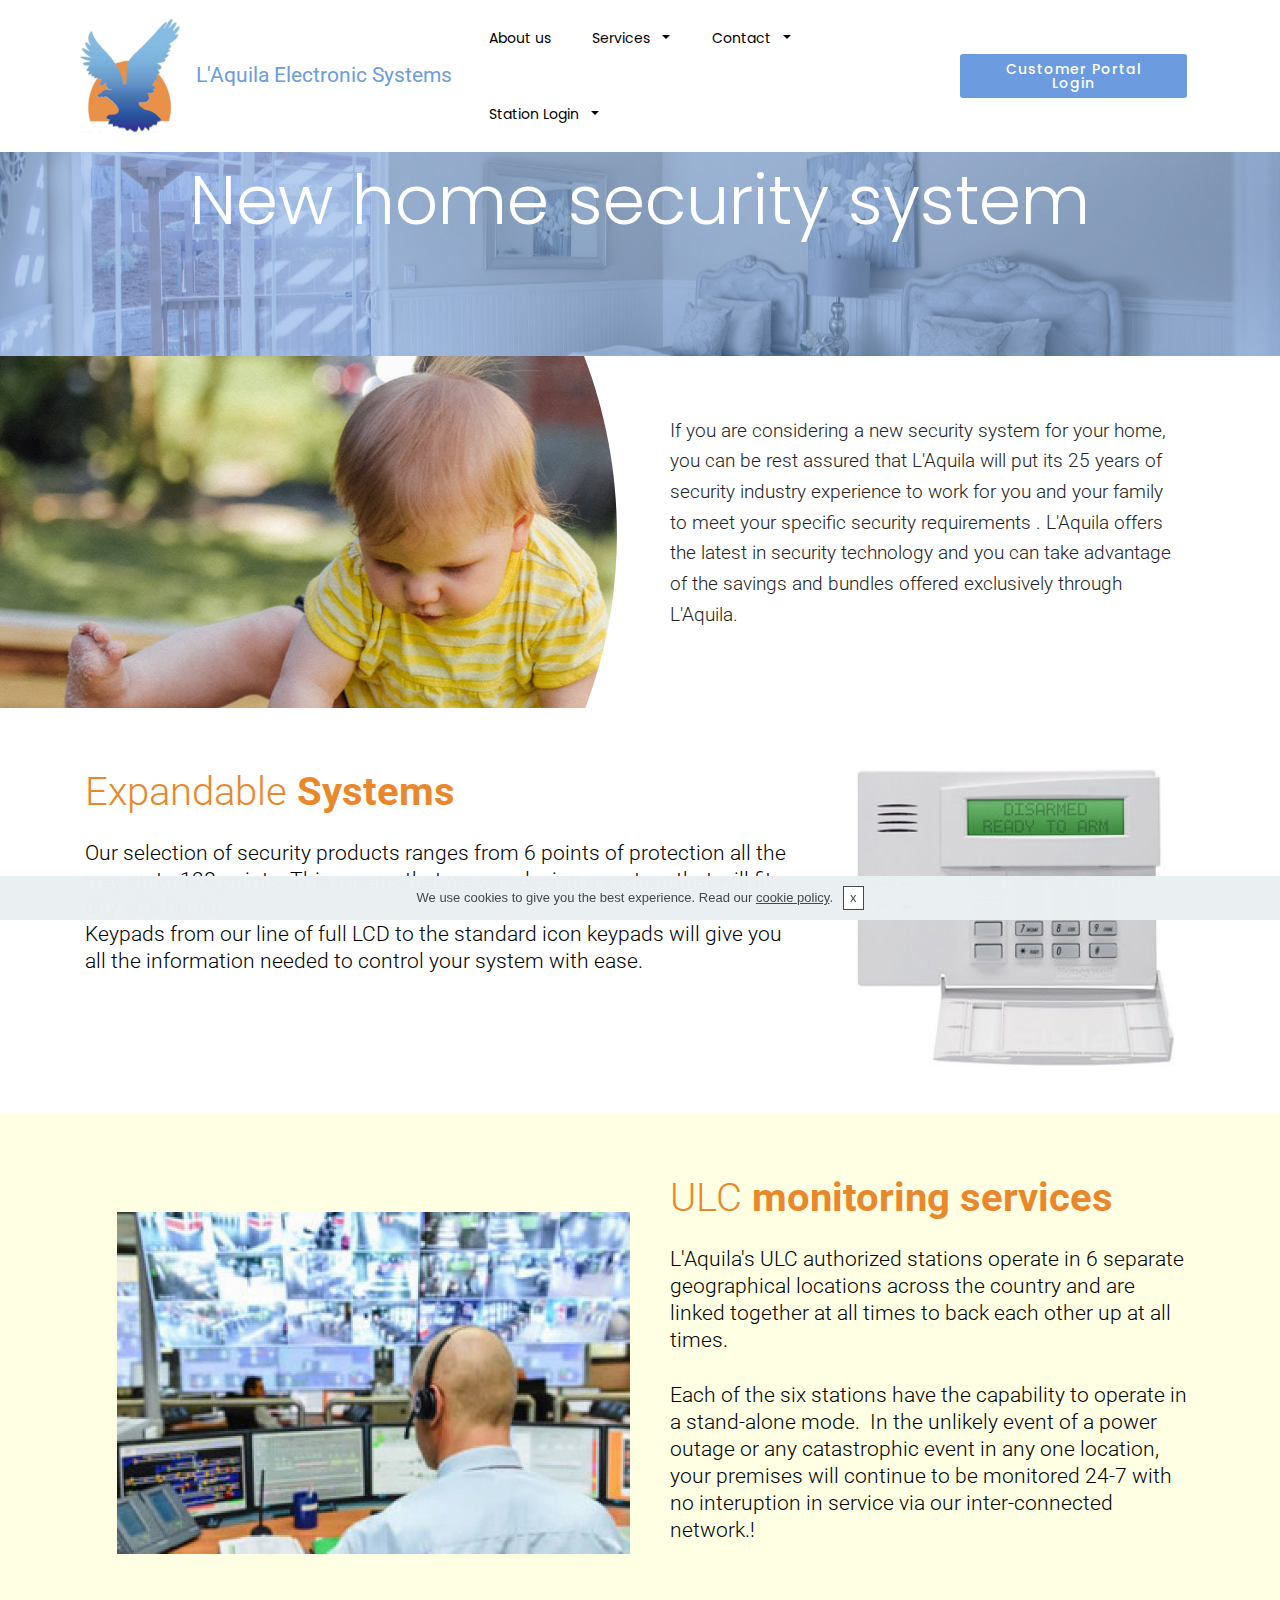
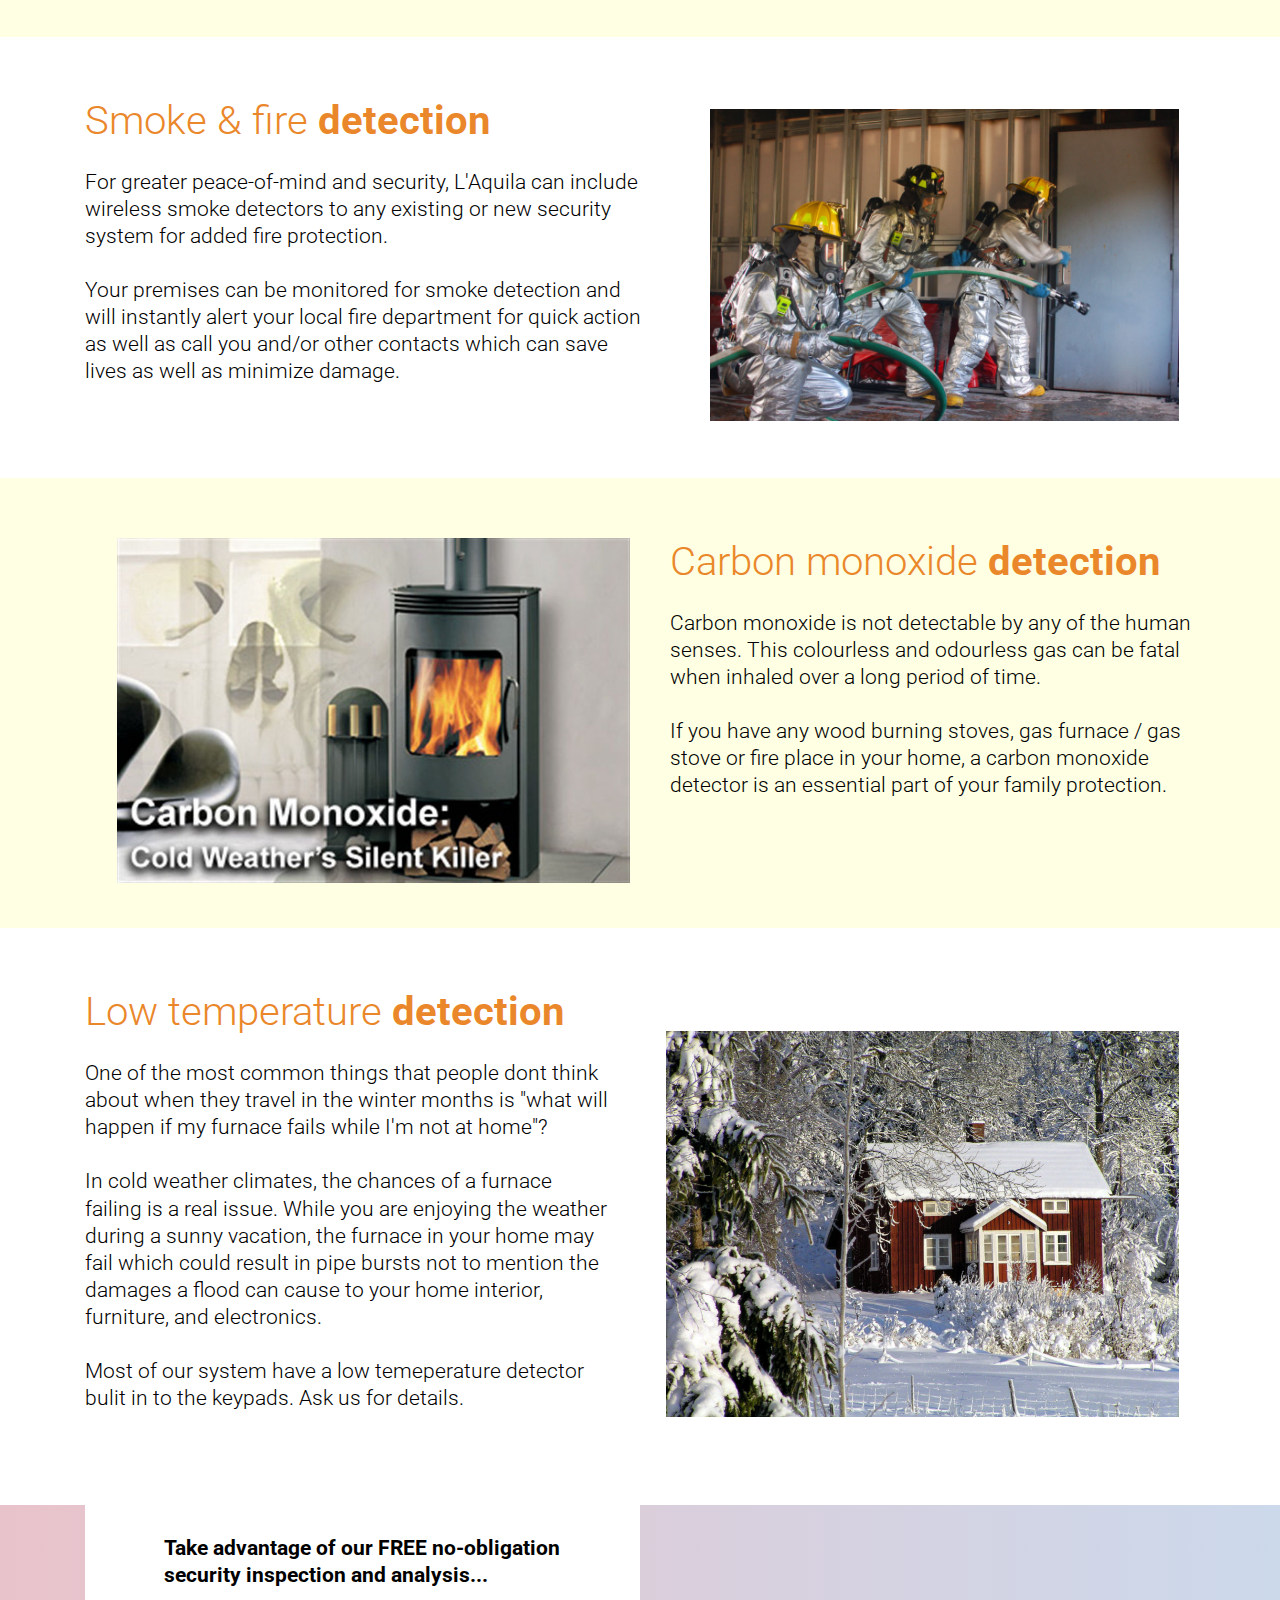
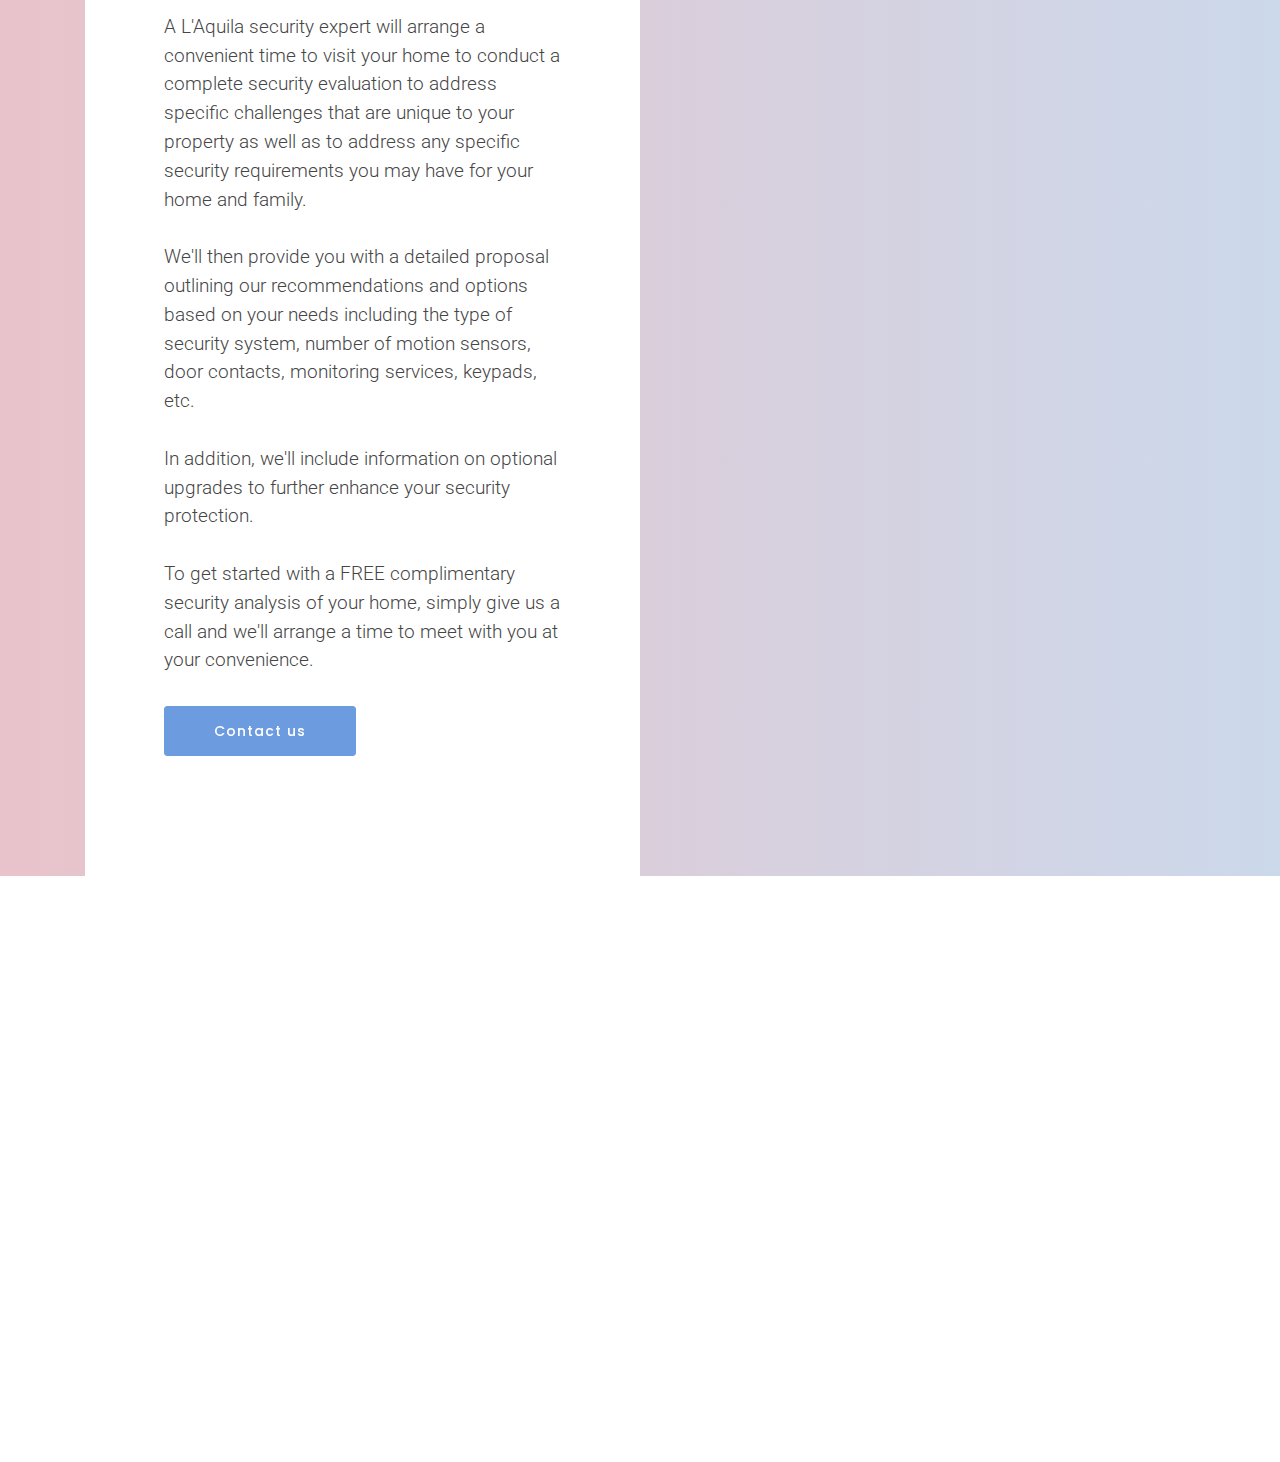
<file: newsystem.html>
<!DOCTYPE html>
<html  >
<head>
  <!-- Site made with Mobirise Website Builder v4.10.7, https://mobirise.com -->
  <meta charset="UTF-8">
  <meta http-equiv="X-UA-Compatible" content="IE=edge">
  <meta name="generator" content="Mobirise v4.10.7, mobirise.com">
  <meta name="viewport" content="width=device-width, initial-scale=1, minimum-scale=1">
  <link rel="shortcut icon" href="assets/images/eagle-image-laquila-160x176.png" type="image/x-icon">
  <meta name="description" content="New security system installation for your home and business installation service and security video monitoring services ">
  
  <title>New Security Systems for home Hamilton and Alliston ontario</title>
  <link rel="stylesheet" href="assets/web/assets/mobirise-icons/mobirise-icons.css">
  <link rel="stylesheet" href="assets/tether/tether.min.css">
  <link rel="stylesheet" href="assets/bootstrap/css/bootstrap.min.css">
  <link rel="stylesheet" href="assets/bootstrap/css/bootstrap-reboot.min.css">
  <link rel="stylesheet" href="assets/bootstrap/css/bootstrap-grid.min.css">
  <link rel="stylesheet" href="assets/dropdown/css/style.css">
  <link rel="stylesheet" href="assets/theme/css/style.css">
  <link rel="stylesheet" href="assets/mobirise/css/mbr-additional.css" type="text/css">
  
  
  
</head>
<body>
  <section class="menu cid-qObOnlVBQx" once="menu" id="menu3-1q">

    

    <nav class="navbar navbar-dropdown beta-menu align-items-center navbar-fixed-top navbar-toggleable-sm">
        
        <div class="menu-bottom">

            <div class="menu-logo">
                <div class="navbar-brand">
                <span class="navbar-logo">
                    <a href="index.html">
                        <img src="assets/images/eagle-image-laquila-160x176.png" alt="Mobirise" title="" style="height: 7.1rem;">
                    </a>
                </span>
                <span class="navbar-caption-wrap"><a href="index.html" class="brand-link mbr-black text-primary display-5">L'Aquila Electronic Systems</a></span>
                </div>
                <button class="navbar-toggler navbar-toggler-right" type="button" data-toggle="collapse" data-target="#navbarSupportedContent" aria-controls="navbarSupportedContent" aria-expanded="false" aria-label="Toggle navigation">
                    <div class="hamburger">
                        <span></span>
                        <span></span>
                        <span></span>
                        <span></span>
                    </div>
                </button>
            </div>
            <div class="collapse navbar-collapse" id="navbarSupportedContent">
                <ul class="navbar-nav nav-dropdown js-float-line" data-app-modern-menu="true"><li class="nav-item">
                        <a class="nav-link link mbr-black display-4" href="about.html">About us</a>
                    </li>
                    <li class="nav-item dropdown open"><a class="nav-link link mbr-black dropdown-toggle display-4" href="#" aria-expanded="true" data-toggle="dropdown-submenu">Services &nbsp;</a><div class="dropdown-menu"><div class="dropdown"><a class="mbr-black dropdown-item dropdown-toggle display-4" href="residential.html" aria-expanded="false" data-toggle="dropdown-submenu">Home Security</a><div class="dropdown-menu dropdown-submenu"><a class="mbr-black dropdown-item display-4" href="residential.html" aria-expanded="false">Residential Security</a><a class="mbr-black dropdown-item display-4" href="existingsystem.html" aria-expanded="false">Existing Security System</a><a class="mbr-black dropdown-item display-4" href="newsystem.html" aria-expanded="false">New Security System</a></div></div><a class="mbr-black dropdown-item display-4" href="commercialsecurity.html" aria-expanded="false">Commercial Security</a><a class="mbr-black dropdown-item display-4" href="guard_service.html" aria-expanded="true">Guard Services</a></div></li><li class="nav-item dropdown"><a class="nav-link link mbr-black dropdown-toggle display-4" href="contact.html" aria-expanded="false" data-toggle="dropdown-submenu">Contact &nbsp;</a><div class="dropdown-menu"><a class="mbr-black dropdown-item display-4" href="makepayment.html" aria-expanded="false">Make a Payment</a><a class="mbr-black dropdown-item display-4" href="assets/files/Call%20list%20Update%20.pdf" aria-expanded="false" target="_blank">Call List Update</a></div></li><li class="nav-item dropdown"><a class="nav-link link mbr-black dropdown-toggle display-4" href="stationlogin.html" aria-expanded="false" data-toggle="dropdown-submenu">Station Login &nbsp;</a><div class="dropdown-menu"><a class="mbr-black dropdown-item display-4" href="makepayment.html" aria-expanded="false">Make a Payment</a></div></li></ul>
                <div class="navbar-buttons mbr-section-btn"><a class="btn btn-sm btn-primary display-4" href="http://client.laquila.ca/login-page/" target="_blank">
                    Customer Portal Login</a></div>
            </div>
        </div>
    </nav>
</section>

<section class="header9 cid-qP1ETTgE3k mbr-parallax-background" id="header9-1r">

    

    <div class="mbr-overlay" style="opacity: 0.5; background-color: rgb(108, 156, 223);">
    </div>

    <div class="container">
        <div class="row justify-content-center">
            <div class="media-container-column mbr-white col-md-10">
            
            <h1 class="mbr-section-title align-center pb-3 mbr-fonts-style display-1">New home security system</h1>
        </div>
        </div>
    </div>

    
</section>

<section class="header5 cid-qP1F00UZ9n mbr-parallax-background" id="header5-1t">

    

    
    <div class="container-full-width clearfix">
        <svg version="1.1" class="layer" xmlns="http://www.w3.org/2000/svg" xmlns:xlink="http://www.w3.org/1999/xlink" x="0px" y="0px" height="100%" viewBox="0 0 97 604" enable-background="new 0 0 97 604" xml:space="preserve">
                    <path fill-rule="evenodd" clip-rule="evenodd" fill="#43D5CB" d="M0,0c36,93.5,56,195.4,56,302c0,106.6-20,208.5-56,302 c22.8,0,97,0,97,0V0C97,0,32.5,0,0,0z"></path>
        </svg>
        <div class="column-content">
            <div class="text-content">
                
                <p class="mbr-text pb-3 mbr-fonts-style display-7">
                    If you are considering a new security system for your home, you can be rest assured that L'Aquila will put its 25 years of security industry experience to work for you and your family to meet your specific security requirements . L'Aquila offers the latest in security technology and you can take advantage of the savings and bundles offered exclusively through L'Aquila.</p>
                
            </div>
        </div>
    </div>
</section>

<section class="header10 cid-qP1Wbcl9tY" id="header10-29">

    

    

    <div class="container">
        <div class="media-container-row">
            <div class="media-content mb-4">
                <h2 class="mb-4 mbr-fonts-style mbr-section-title display-2">Expandable&nbsp;<strong>Systems</strong></h2>
                <h3 class="mbr-section-subtitle mbr-fonts-style mb-4 display-5">Our selection of security products ranges from 6 points of protection all the way up to 128 points. This means that we can design a system that will fit any size home.
<div>
</div><div>Keypads from our line of full LCD to the standard icon keypads will give you all the information needed to control your system with ease. &nbsp;</div></h3>
                
                
            </div>
            <div class="mbr-figure" style="width: 50%;">
                <img src="assets/images/6160rf-2-reduced2-300x274.jpg" alt="Mobirise" title="">
            </div>
        </div>
    </div>
</section>

<section class="header10 cid-qP1WJikkK2" id="header10-2a">

    

    

    <div class="container">
        <div class="media-container-row">
            <div class="media-content mb-4">
                <h2 class="mb-4 mbr-fonts-style mbr-section-title display-2">ULC&nbsp;<strong>monitoring services</strong></h2>
                <h3 class="mbr-section-subtitle mbr-fonts-style mb-4 display-5">L'Aquila's ULC authorized stations operate in 6 separate geographical locations across the country and are linked together at all times to back each other up at all times. <br><br>Each of the six stations have the capability to operate in a stand-alone mode. &nbsp;In the unlikely event of a power outage or any catastrophic event in any one location, your premises will continue to be monitored 24-7 with no interuption in service via our inter-connected network.!
                </h3>
                
                
            </div>
            <div class="mbr-figure" style="width: 100%;">
                <img src="assets/images/alarm-monitoring-station-600x400.jpg" alt="Mobirise" title="">
            </div>
        </div>
    </div>
</section>

<section class="header10 cid-qP1YWfQu2n" id="header10-2b">

    

    

    <div class="container">
        <div class="media-container-row">
            <div class="media-content mb-4">
                <h2 class="mb-4 mbr-fonts-style mbr-section-title display-2">Smoke &amp; fire&nbsp;<strong>detection</strong></h2>
                <h3 class="mbr-section-subtitle mbr-fonts-style mb-4 display-5">For greater peace-of-mind and security,&nbsp;L'Aquila can include wireless smoke detectors to any existing or new security system for added fire protection. &nbsp;<br><br>Your premises can be monitored for smoke detection and will instantly alert your local fire department for quick action as well as call you and/or other contacts which can save lives as well as minimize damage.</h3>
                
                
            </div>
            <div class="mbr-figure" style="width: 85%;">
                <img src="assets/images/070303-f-4569g-127-1026x682.jpg" alt="Mobirise" title="">
            </div>
        </div>
    </div>
</section>

<section class="header10 cid-qP21n2Xgdx" id="header10-2c">

    

    

    <div class="container">
        <div class="media-container-row">
            <div class="media-content mb-4">
                <h2 class="mb-4 mbr-fonts-style mbr-section-title display-2">Carbon monoxide&nbsp;<strong>detection</strong></h2>
                <h3 class="mbr-section-subtitle mbr-fonts-style mb-4 display-5">Carbon monoxide is not detectable by any of the human senses.  This colourless and odourless gas can be fatal when inhaled over a long period of time. <br><br> If you have any wood burning stoves, gas furnace / gas stove or fire place in your home, a carbon monoxide detector is an essential part of your family protection.&nbsp;</h3>
                
                
            </div>
            <div class="mbr-figure" style="width: 100%;">
                <img src="assets/images/061201-f-3041b-2-780x525.jpg" alt="Mobirise" title="">
            </div>
        </div>
    </div>
</section>

<section class="header10 cid-qP21XdzL61" id="header10-2d">

    

    

    <div class="container">
        <div class="media-container-row">
            <div class="media-content mb-4">
                <h2 class="mb-4 mbr-fonts-style mbr-section-title display-2">Low temperature&nbsp;<strong>detection</strong></h2>
                <h3 class="mbr-section-subtitle mbr-fonts-style mb-4 display-5">One of the most common things that people dont think about when they travel in the winter months is "what will happen if my furnace fails while I'm not at home"? <br><br> In cold weather climates, the chances of a furnace failing is a real issue.  While you are enjoying the weather during a sunny vacation, the furnace in your home may fail which could result in pipe bursts not to mention the damages a flood can cause to your home interior, furniture, and electronics. &nbsp;<br><br>Most of our system have a low temeperature detector bulit in to the keypads.  Ask us for details.</h3>
                
                
            </div>
            <div class="mbr-figure" style="width: 100%;">
                <img src="assets/images/house-2151102-1920-1026x770.jpg" alt="Mobirise" title="">
            </div>
        </div>
    </div>
</section>

<section class="features11 cid-qP1FH4ukoK mbr-parallax-background" id="features11-1u">

    

    <div class="mbr-overlay" style="opacity: 0.2;">
    </div>

    <div class="container">
        <div class="text-content">
            <div class="media-container-row ">
                <div class="col-md-12 mb-4">
                    
                    <h3 class="mbr-section-subtitle mbr-fonts-style mb-4 display-5"><strong>Take advantage of our FREE no-obligation security inspection and analysis...</strong></h3>
                    <p class="mb-4 mbr-fonts-style display-7">A L'Aquila security expert will arrange a convenient time to visit your home to conduct a complete security evaluation to address specific challenges that are unique to your property as well as to address any specific security requirements you may have for your home and family.
<br>
<br>We'll then provide you with a detailed proposal outlining our recommendations and options based on your needs including the type of security system, number of motion sensors, door contacts, monitoring services, keypads, etc. <br><br>In addition, we'll include information on optional upgrades to further enhance your security protection.
<br>
<br>To get started with a FREE complimentary security analysis of your home, simply give us a call and we'll arrange a time to meet with you at your convenience.</p>
                    <div class="mbr-section-btn"><a class="btn btn-md btn-primary btn-bgr display-4" href="page5.html">Contact us</a></div>
                </div>
            </div>
        </div>
    </div>
</section>

<section class="footer4 cid-qRz23AyaGb mbr-reveal" id="footer4-3g">

    

    

    <div class="container">
        <div class="media-container-row content mbr-white">
            <div class="col-md-3 col-sm-4">
                <div class="mb-3 img-logo">
                    <a href="https://mobirise.com/">
                        <img src="assets/images/eagle-icon-512x512-174x174.png" alt="Mobirise" title="">
                    </a>
                </div>
                <p class="mb-3 mbr-fonts-style foot-title display-7">L'Aquila Electronic<br>Systems Inc.</p>
                <p class="mbr-text mbr-fonts-style display-7">
                    <a href="about.html" class="text-primary">About Us
</a>                    <br><a href="residential.html">Home Security</a><br><a href="commercialsecurity.html">Commercial Security</a><br><a href="contact.html">Contact us&nbsp;</a><br><a href="http://client.laquila.ca" target="_blank">Customer Portal Login</a><br><a href="stationlogin.html">System Login</a><br><a href="makepayment.html">Make a Payment</a></p>
            </div>
            <div class="col-md-4 col-sm-8">
                <p class="mb-4 foot-title mbr-fonts-style display-7"><strong>Click on the applicable phone number to connect with us on your mobile phone!</strong></p>
                <p class="mbr-text mbr-fonts-style display-7"></p><p>
                    Hamilton &nbsp; &nbsp; <a href="tel:9055743191">905-574-3191</a><br>Alliston&nbsp;&nbsp;&nbsp;&nbsp;&nbsp;&nbsp;&nbsp;&nbsp;<a href="tel:7054354035">705-435-4035</a><br>Toll-Free &nbsp; &nbsp; <a href="tel:18885278452">1-888-527-8452</a><br>
                    <br><span style="font-size: 1.06rem;">Executive Member of CANASA<br></span><span style="font-size: 1.06rem;">(Canadian Alarm &amp; Security Assoc.)</span></p><p>
                </p><p></p>
            </div>
            <div class="col-md-4 offset-md-1 col-sm-12">
                <p class="mb-4 foot-title mbr-fonts-style display-5">
                    Contact Us
                </p>
                <div data-form-type="formoid">
                    <div class="form-block" data-form-type="formoid">
                        <div data-form-alert="" hidden="">Thanks for filling out the form..a L'Aquila representative will be in touch with you shortly.</div>
                        <form class="block mbr-form" action="https://mobirise.com/" method="post" data-form-title="Mobirise Form"><input type="hidden" name="email" data-form-email="true" value="cqYoqSZt5n3yCQ0W0dXNeMJwv48kHsNP+A0CADMyKiToytSpqNOfMttENGTwZbvV499HzgM5Rw4X8aROjTzdmdkFt4e6t2kaCrd5K/fuOMvIs/+Uv4+hfi3ugdIQGwH+">
                            <div class="row">
                                <div class="col-md-12" data-for="email">
                                    <input type="text" class="form-control input" name="email" data-form-field="Email" placeholder="Email" required="" id="email-footer4-3g">
                                </div>
                                <div class="col-md-12" data-for="message">
                                    <textarea class="form-control input" name="message" rows="3" data-form-field="Message" placeholder="Message" style="resize:none" id="message-footer4-3g"></textarea>
                                </div>
                                <div class="col-md-12 align-center input-group-btn" style="margin-top: 10px;"><button href="" type="submit" class="btn btn-primary btn-bgr display-4">SEND US A MESSAGE</button></div>
                            </div>
                        </form>
                    </div>
                </div>
            </div>
        </div>
        <div class="footer-lower">
            <div class="media-container-row">
                <div class="col-sm-12">
                    <hr>
                </div>
            </div>
            <div class="media-container-row mbr-white">
                <div class="col-sm-12 copyright">
                    <p class="mbr-text mbr-fonts-style display-7">
                        © Copyright 2019 &nbsp;L'Aquila Electronic Systems inc. - All Rights Reserved
                    </p>
                </div>
            </div>
        </div>
    </div>
</section>


  <script src="assets/web/assets/jquery/jquery.min.js"></script>
  <script src="assets/popper/popper.min.js"></script>
  <script src="assets/tether/tether.min.js"></script>
  <script src="assets/bootstrap/js/bootstrap.min.js"></script>
  <script src="assets/smoothscroll/smooth-scroll.js"></script>
  <script src="assets/cookies-alert-plugin/cookies-alert-core.js"></script>
  <script src="assets/cookies-alert-plugin/cookies-alert-script.js"></script>
  <script src="assets/dropdown/js/nav-dropdown.js"></script>
  <script src="assets/dropdown/js/navbar-dropdown.js"></script>
  <script src="assets/touchswipe/jquery.touch-swipe.min.js"></script>
  <script src="assets/parallax/jarallax.min.js"></script>
  <script src="assets/theme/js/script.js"></script>
  <script src="assets/formoid/formoid.min.js"></script>
  
  
<input name="cookieData" type="hidden"data-cookie-colorText='#424a4d' data-cookie-colorBg='rgba(234, 239, 241, 0.99)' data-cookie-colorButton='#ffffff' data-cookie-colorLink='#424a4d' data-cookie-underlineLink='true' data-cookie-text="We use cookies to give you the best experience. Read our <a href='privacy_statement.html'>cookie policy</a>.">
  </body>
</html>
</file>
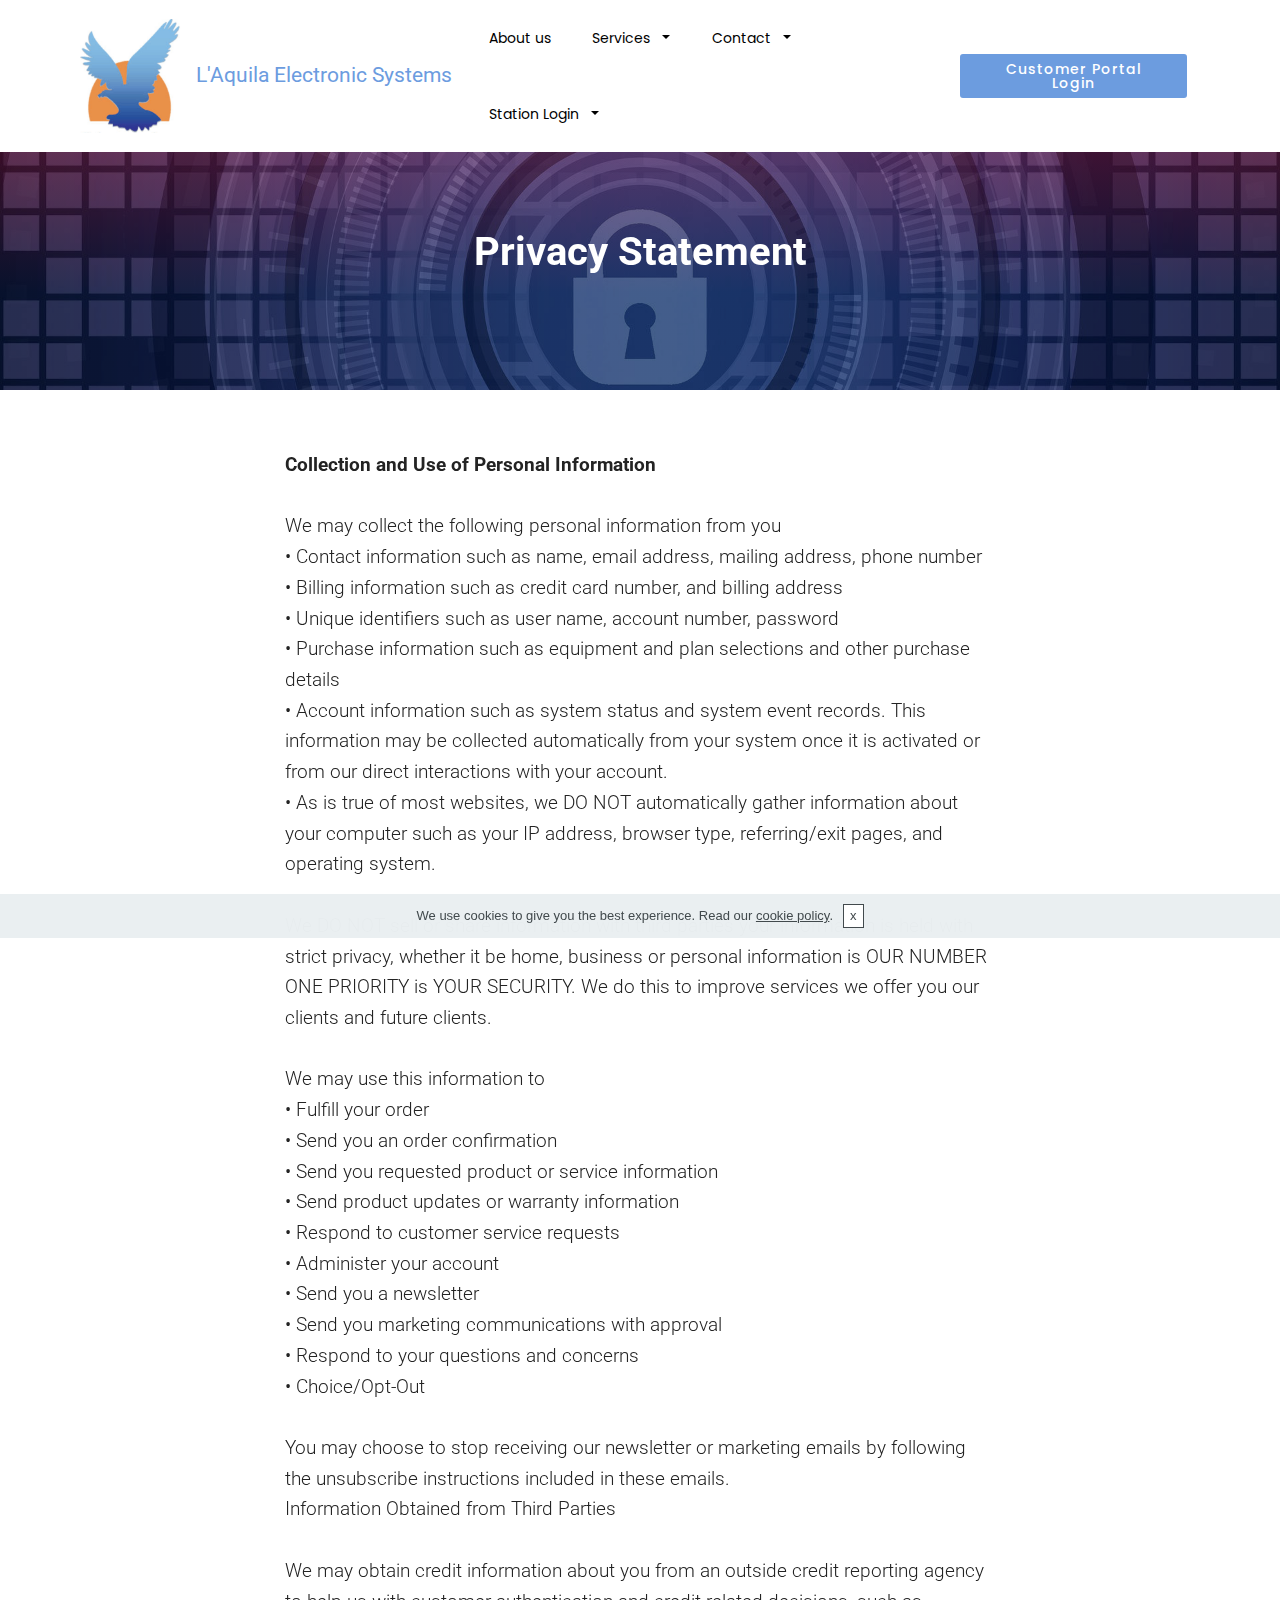
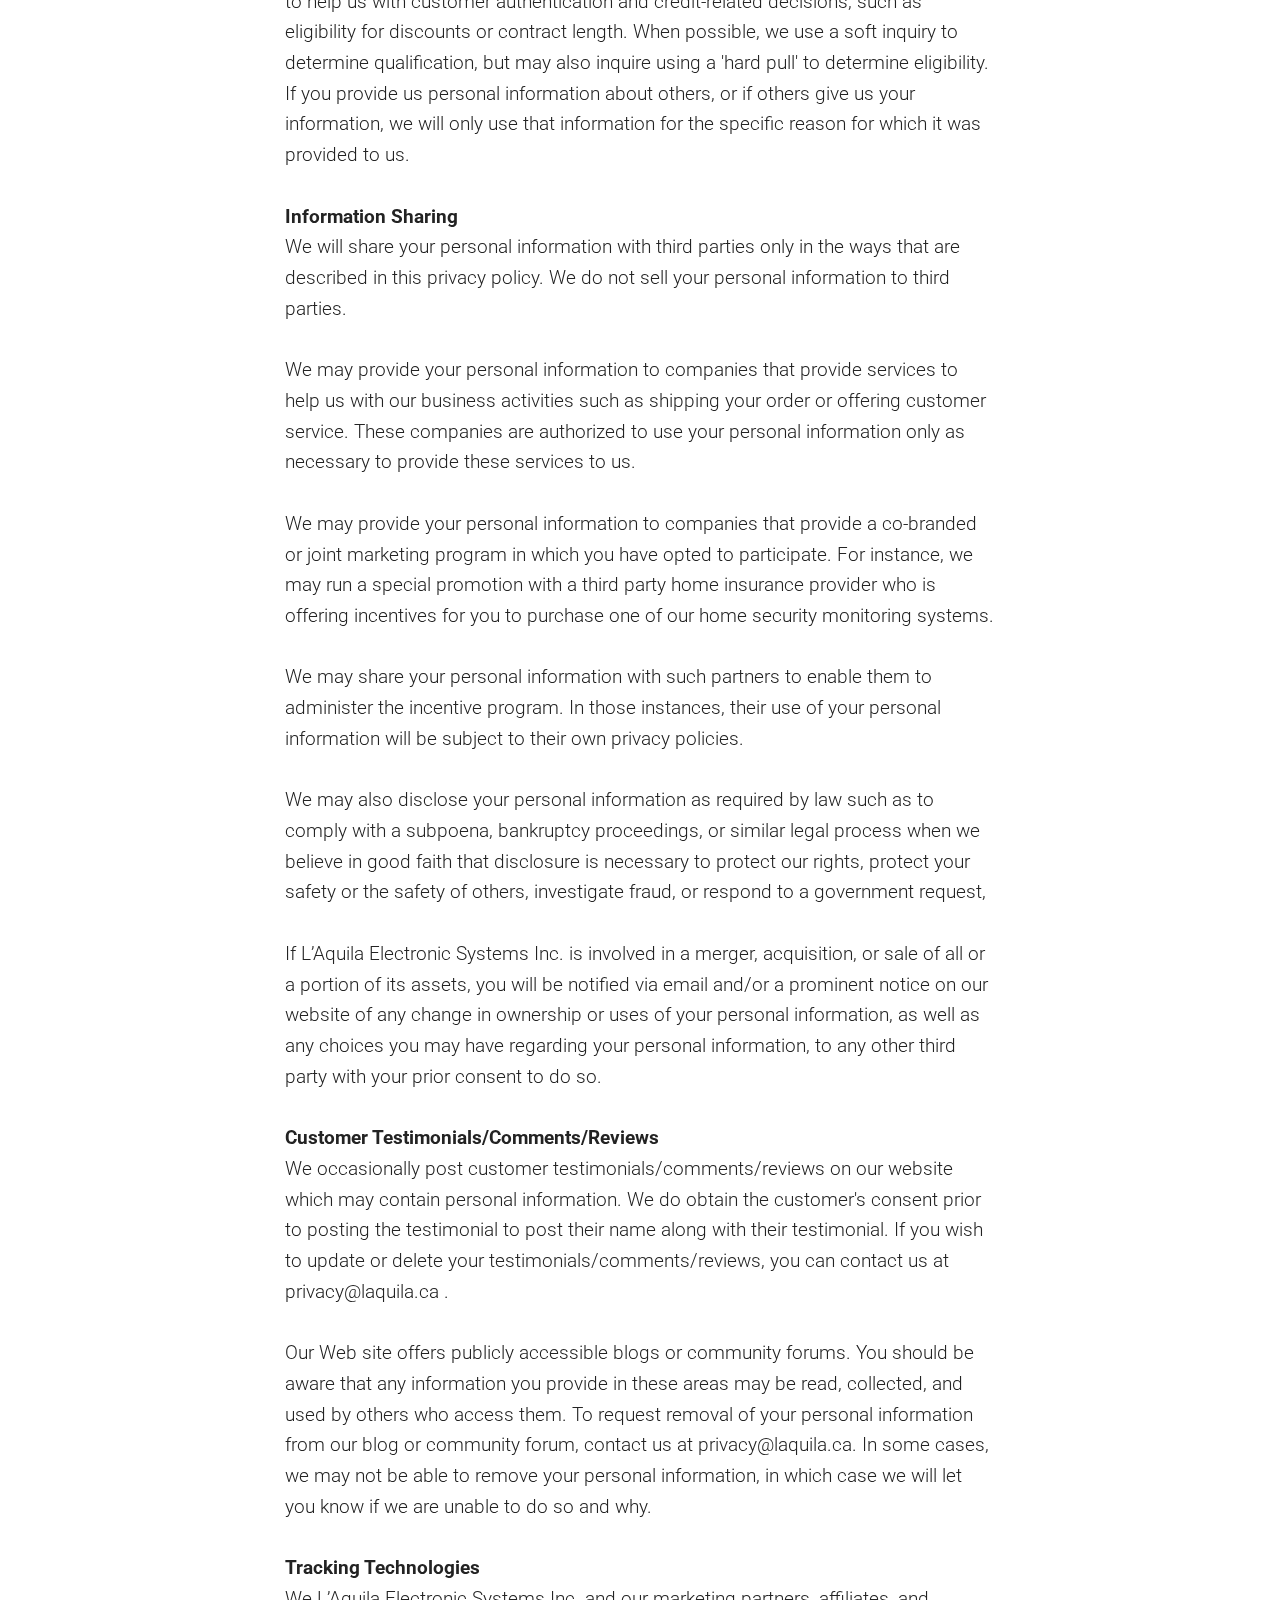
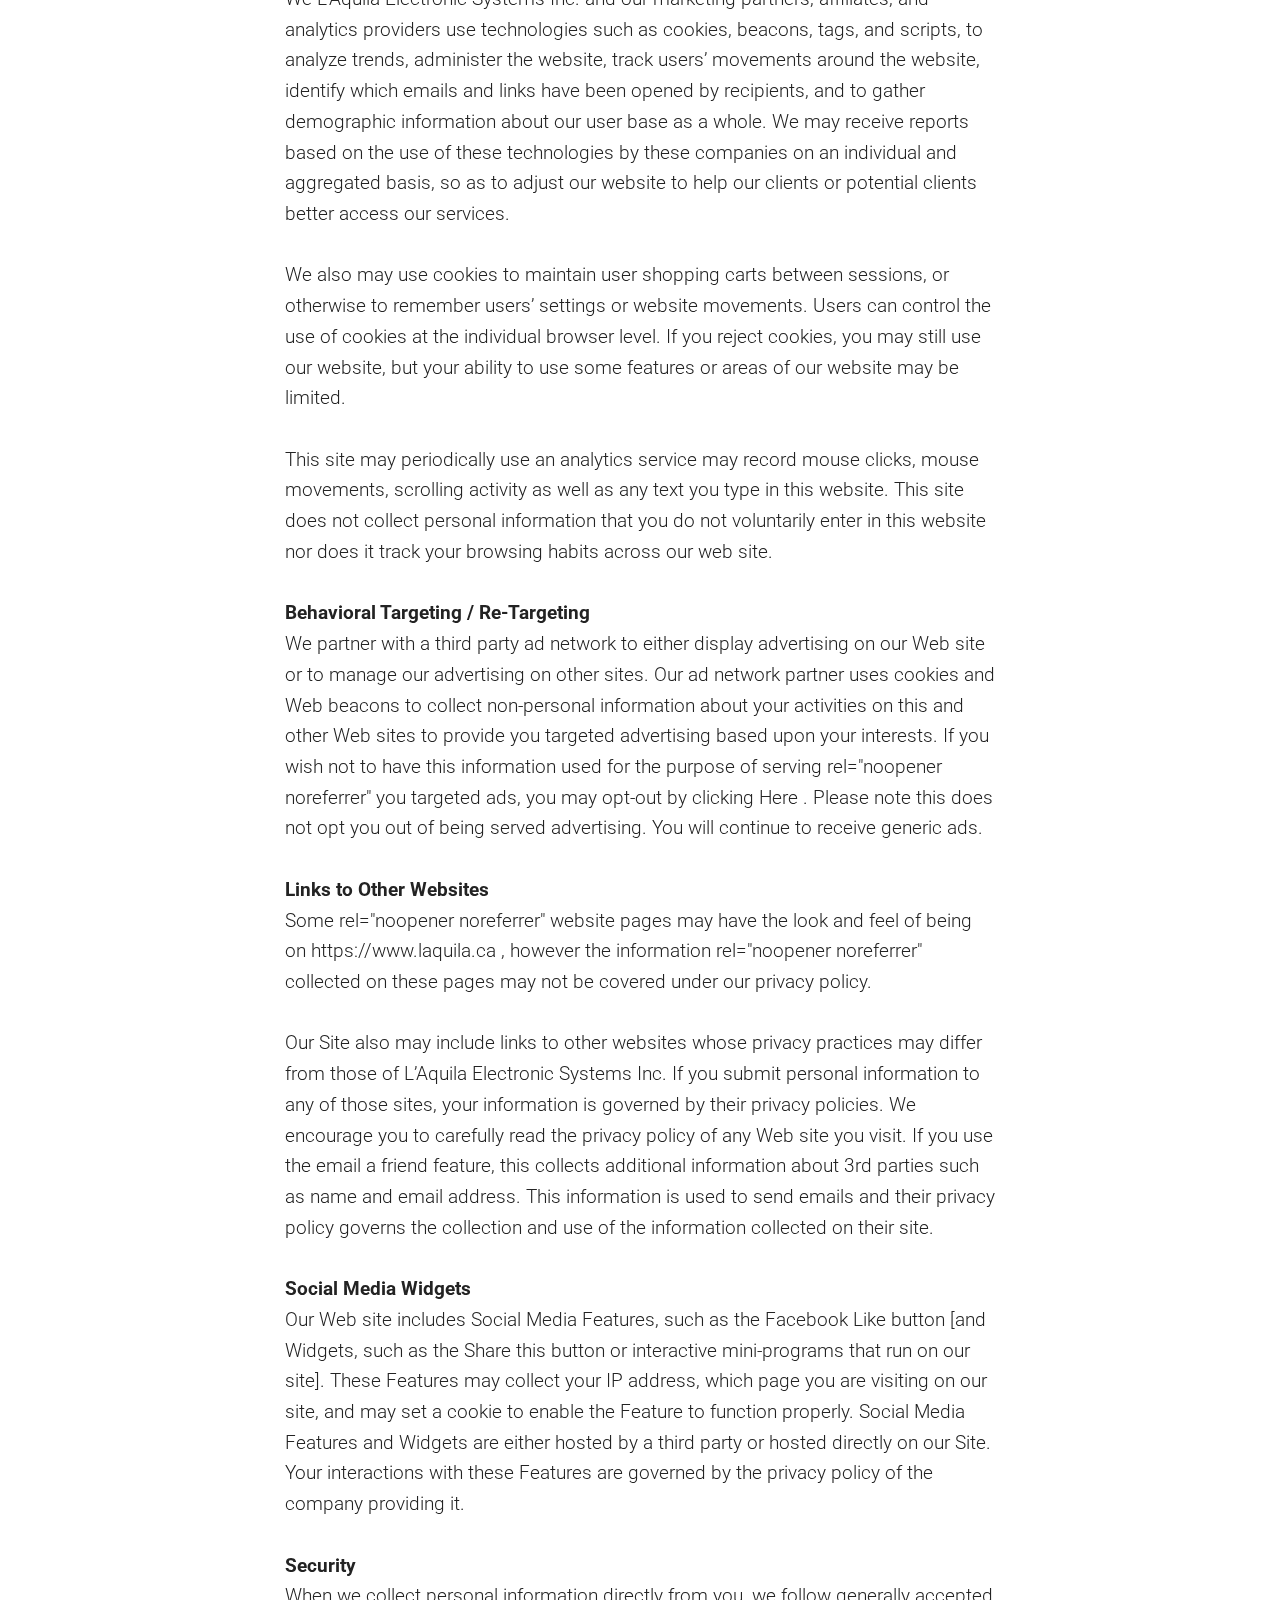
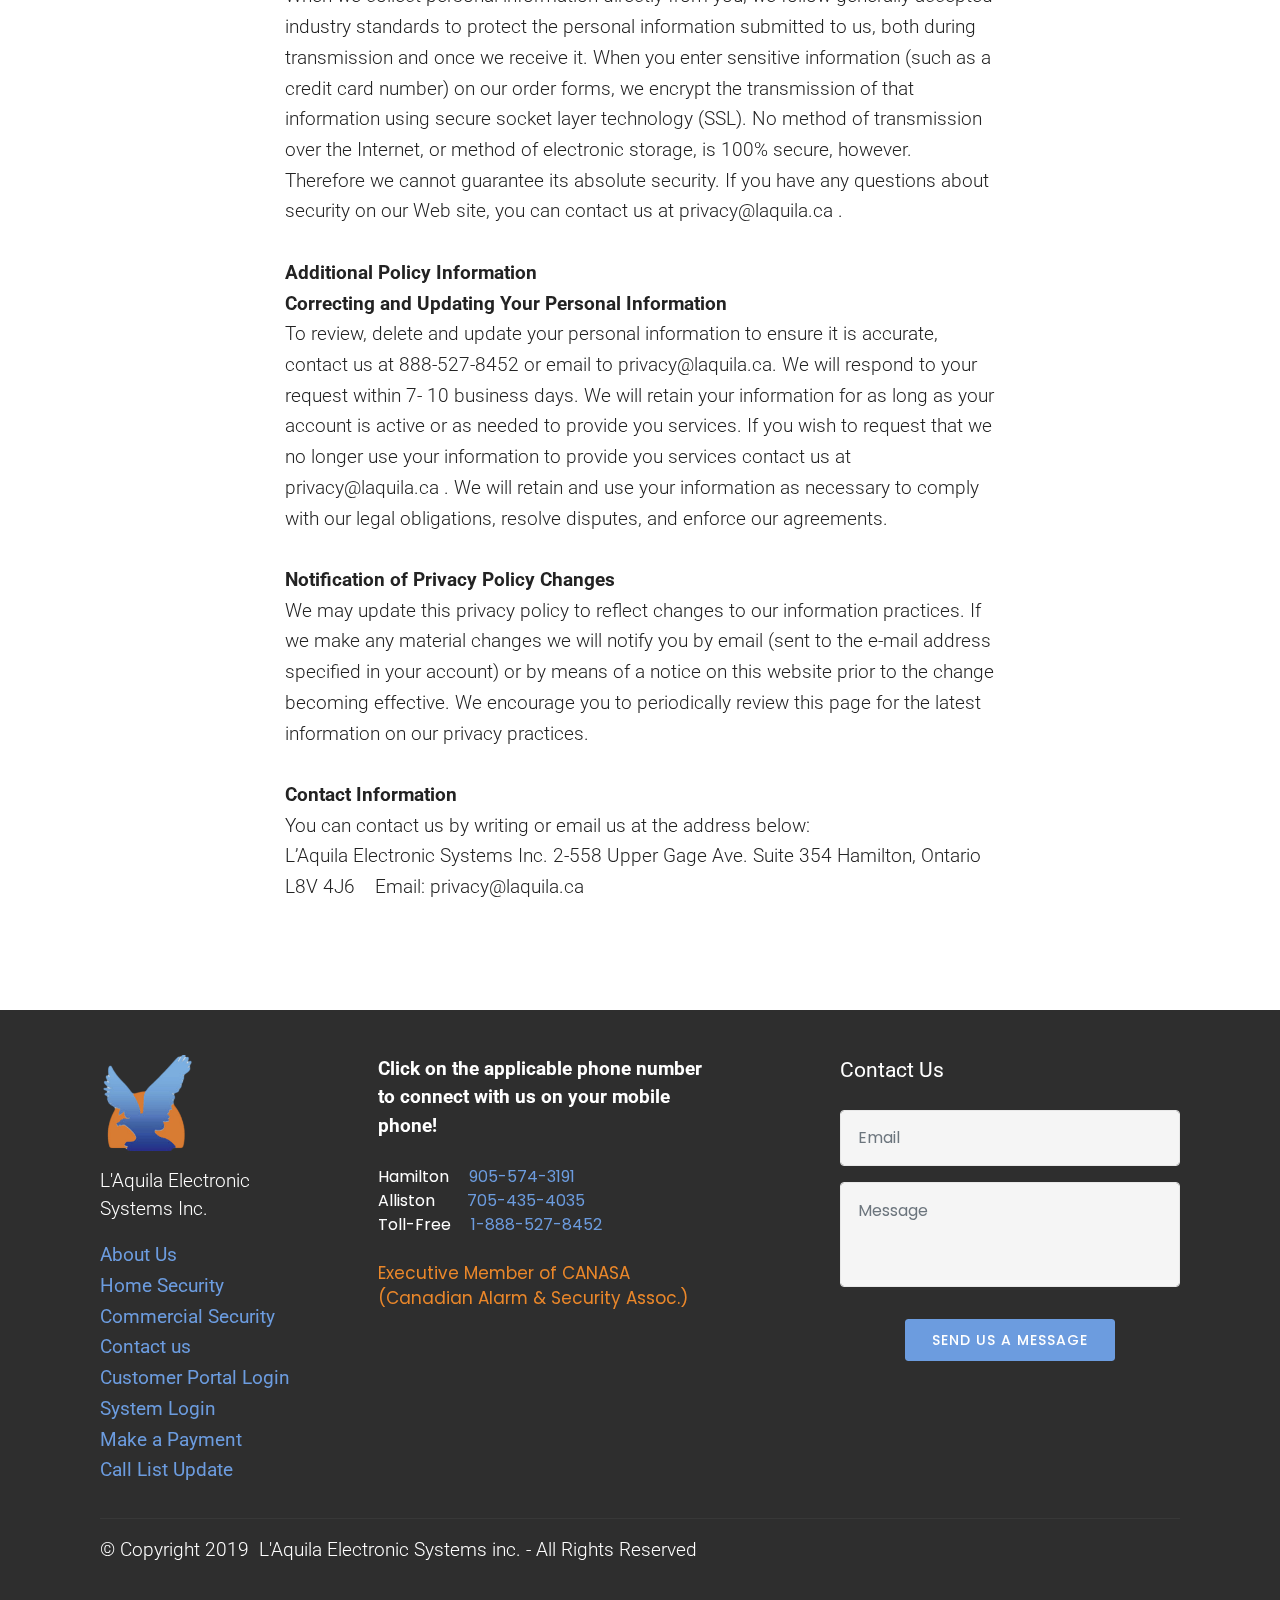
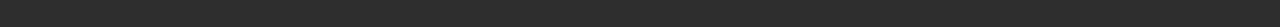
<file: privacy_statement.html>
<!DOCTYPE html>
<html  >
<head>
  <!-- Site made with Mobirise Website Builder v4.10.7, https://mobirise.com -->
  <meta charset="UTF-8">
  <meta http-equiv="X-UA-Compatible" content="IE=edge">
  <meta name="generator" content="Mobirise v4.10.7, mobirise.com">
  <meta name="viewport" content="width=device-width, initial-scale=1, minimum-scale=1">
  <link rel="shortcut icon" href="assets/images/eagle-image-laquila-160x176.png" type="image/x-icon">
  <meta name="description" content="privacy statement for laquila security systems">
  
  <title>privacy statement</title>
  <link rel="stylesheet" href="assets/web/assets/mobirise-icons/mobirise-icons.css">
  <link rel="stylesheet" href="assets/tether/tether.min.css">
  <link rel="stylesheet" href="assets/bootstrap/css/bootstrap.min.css">
  <link rel="stylesheet" href="assets/bootstrap/css/bootstrap-reboot.min.css">
  <link rel="stylesheet" href="assets/bootstrap/css/bootstrap-grid.min.css">
  <link rel="stylesheet" href="assets/dropdown/css/style.css">
  <link rel="stylesheet" href="assets/theme/css/style.css">
  <link rel="stylesheet" href="assets/mobirise/css/mbr-additional.css" type="text/css">
  
  
  
</head>
<body>
  <section class="menu cid-qObOnlVBQx" once="menu" id="menu3-4h">

    

    <nav class="navbar navbar-dropdown beta-menu align-items-center navbar-fixed-top navbar-toggleable-sm">
        
        <div class="menu-bottom">

            <div class="menu-logo">
                <div class="navbar-brand">
                <span class="navbar-logo">
                    <a href="index.html">
                        <img src="assets/images/eagle-image-laquila-160x176.png" alt="Mobirise" title="" style="height: 7.1rem;">
                    </a>
                </span>
                <span class="navbar-caption-wrap"><a href="index.html" class="brand-link mbr-black text-primary display-5">L'Aquila Electronic Systems</a></span>
                </div>
                <button class="navbar-toggler navbar-toggler-right" type="button" data-toggle="collapse" data-target="#navbarSupportedContent" aria-controls="navbarSupportedContent" aria-expanded="false" aria-label="Toggle navigation">
                    <div class="hamburger">
                        <span></span>
                        <span></span>
                        <span></span>
                        <span></span>
                    </div>
                </button>
            </div>
            <div class="collapse navbar-collapse" id="navbarSupportedContent">
                <ul class="navbar-nav nav-dropdown js-float-line" data-app-modern-menu="true"><li class="nav-item">
                        <a class="nav-link link mbr-black display-4" href="about.html">About us</a>
                    </li>
                    <li class="nav-item dropdown"><a class="nav-link link mbr-black dropdown-toggle display-4" href="#" aria-expanded="true" data-toggle="dropdown-submenu">Services &nbsp;</a><div class="dropdown-menu"><div class="dropdown"><a class="mbr-black dropdown-item dropdown-toggle display-4" href="residential.html" aria-expanded="false" data-toggle="dropdown-submenu">Home Security</a><div class="dropdown-menu dropdown-submenu"><a class="mbr-black dropdown-item display-4" href="residential.html" aria-expanded="false">Residential Security</a><a class="mbr-black dropdown-item display-4" href="existingsystem.html" aria-expanded="false">Existing Security System</a><a class="mbr-black dropdown-item display-4" href="newsystem.html" aria-expanded="false">New Security System</a></div></div><a class="mbr-black dropdown-item display-4" href="commercialsecurity.html" aria-expanded="false">Commercial Security</a><a class="mbr-black dropdown-item display-4" href="guard_service.html" aria-expanded="true">Guard Services</a></div></li><li class="nav-item dropdown"><a class="nav-link link mbr-black dropdown-toggle display-4" href="contact.html" aria-expanded="false" data-toggle="dropdown-submenu">Contact &nbsp;</a><div class="dropdown-menu"><a class="mbr-black dropdown-item display-4" href="makepayment.html" aria-expanded="false">Make a Payment</a><a class="mbr-black dropdown-item display-4" href="assets/files/Call%20list%20Update%20.pdf" aria-expanded="false" target="_blank">Call List Update</a></div></li><li class="nav-item dropdown"><a class="nav-link link mbr-black dropdown-toggle display-4" href="stationlogin.html" aria-expanded="false" data-toggle="dropdown-submenu">Station Login &nbsp;</a><div class="dropdown-menu"><a class="mbr-black dropdown-item display-4" href="makepayment.html" aria-expanded="false">Make a Payment</a></div></li></ul>
                <div class="navbar-buttons mbr-section-btn"><a class="btn btn-sm btn-primary display-4" href="http://client.laquila.ca/login-page/" target="_blank">
                    Customer Portal Login</a></div>
            </div>
        </div>
    </nav>
</section>

<section class="header3 cid-ry0lPRb31R mbr-parallax-background" id="header3-4i">

    

    <div class="mbr-overlay" style="opacity: 0.6;">
    </div>

    <div class="container align-center">
        <div class="row justify-content-center">
            <div class="media-container-column mbr-white col-md-10">
                
                <h1 class="mbr-section-title mbr-bold pb-3 mbr-fonts-style display-2">
                    <br>Privacy Statement</h1>
                
                
            </div>
        </div>
    </div>
    
</section>

<section class="mbr-section article content1 cid-ry0mbX8uLr" id="content2-4k">

     

    <div class="container">
        <div class="media-container-row">
            <div class="mbr-text col-12 col-md-8">
                <p class="mbr-fonts-style block-text display-7"><strong>Collection and Use of Personal Information
</strong><br><br>We may collect the following personal information from you
<br> • Contact information such as name, email address, mailing address, phone number
<br> • Billing information such as credit card number, and billing address
<br> • Unique identifiers such as user name, account number, password
<br> • Purchase information such as equipment and plan selections and other purchase details
<br> • Account information such as system status and system event records. This information may be collected automatically from your system once it is activated or from our direct interactions with your account.
<br> • As is true of most websites, we DO NOT automatically gather information about your computer such as your IP address, browser type, referring/exit pages, and operating system. 
<br><br>We DO NOT  sell or share information with third parties your information is held with strict privacy, whether it be home, business or personal information is OUR NUMBER ONE PRIORITY is YOUR SECURITY. We do this to improve services we offer you our clients and future clients.
<br><br>We may use this information to
<br> • Fulfill your order
<br> • Send you an order confirmation
<br> • Send you requested product or service information
<br> • Send product updates or warranty information
<br> • Respond to customer service requests
<br> • Administer your account
<br> • Send you a newsletter
<br> • Send you marketing communications with approval
<br> • Respond to your questions and concerns
<br> • Choice/Opt-Out
<br><br>You may choose to stop receiving our newsletter or marketing emails by following the unsubscribe instructions included in these emails.
<br>Information Obtained from Third Parties
<br><br>We may obtain credit information about you from an outside credit reporting agency to help us with customer authentication and credit-related decisions, such as eligibility for discounts or contract length. When possible, we use a soft inquiry to determine qualification, but may also inquire using a 'hard pull' to determine eligibility.
<br>If you provide us personal information about others, or if others give us your information, we will only use that information for the specific reason for which it was provided to us.
<br><br><strong>Information Sharing
</strong><br>We will share your personal information with third parties only in the ways that are described in this privacy policy. We do not sell your personal information to third parties.
<br><br>We may provide your personal information to companies that provide services to help us with our business activities such as shipping your order or offering customer service. These companies are authorized to use your personal information only as necessary to provide these services to us.
<br><br>We may provide your personal information to companies that provide a co-branded or joint marketing program in which you have opted to participate. For instance, we may run a special promotion with a third party home insurance provider who is offering incentives for you to purchase one of our home security monitoring systems. <br><br>We may share your personal information with such partners to enable them to administer the incentive program. In those instances, their use of your personal information will be subject to their own privacy policies.
<br><br>We may also disclose your personal information as required by law such as to comply with a subpoena, bankruptcy proceedings, or similar legal process when we believe in good faith that disclosure is necessary to protect our rights, protect your safety or the safety of others, investigate fraud, or respond to a government request,
<br><br>If L’Aquila Electronic Systems Inc. is involved in a merger, acquisition, or sale of all or a portion of its assets, you will be notified via email and/or a prominent notice on our website of any change in ownership or uses of your personal information, as well as any choices you may have regarding your personal information, to any other third party with your prior consent to do so.
<br><br><strong>Customer Testimonials/Comments/Reviews</strong>
<br>We occasionally post customer testimonials/comments/reviews on our website which may contain personal information. We do obtain the customer's consent prior to posting the testimonial to post their name along with their testimonial. If you wish to update or delete your testimonials/comments/reviews, you can contact us at privacy@laquila.ca .
<br>
<br>Our Web site offers publicly accessible blogs or community forums. You should be aware that any information you provide in these areas may be read, collected, and used by others who access them. To request removal of your personal information from our blog or community forum, contact us at privacy@laquila.ca. In some cases, we may not be able to remove your personal information, in which case we will let you know if we are unable to do so and why.
<br>
<br><strong>Tracking Technologies
</strong><br>We L’Aquila Electronic Systems Inc. and our marketing partners, affiliates, and analytics providers use technologies such as cookies, beacons, tags, and scripts, to analyze trends, administer the website, track users’ movements around the website, identify which emails and links have been opened by recipients, and to gather demographic information about our user base as a whole. We may receive reports based on the use of these technologies by these companies on an individual and aggregated basis, so as to adjust our website to help our clients or potential clients better access our services.
<br><br>We also may use cookies to maintain user shopping carts between sessions, or otherwise to remember users’ settings or website movements. Users can control the use of cookies at the individual browser level. If you reject cookies, you may still use our website, but your ability to use some features or areas of our website may be limited.
<br><br>This site may periodically use an analytics service may record mouse clicks, mouse movements, scrolling activity as well as any text you type in this website. This site does not collect personal information that you do not voluntarily enter in this website nor does it track your browsing habits across our web site. 
<br><br><strong>Behavioral Targeting / Re-Targeting</strong>
<br>We partner with a third party ad network to either display advertising on our Web site or to manage our advertising on other sites. Our ad network partner uses cookies and Web beacons to collect non-personal information about your activities on this and other Web sites to provide you targeted advertising based upon your interests. If you wish not to have this information used for the purpose of serving rel="noopener noreferrer" you targeted ads, you may opt-out by clicking Here . Please note this does not opt you out of being served advertising. You will continue to receive generic ads.
<br><br><strong>Links to Other Websites</strong>
<br>Some rel="noopener noreferrer" website pages may have the look and feel of being on https://www.laquila.ca , however the information rel="noopener noreferrer" collected on these pages may not be covered under our privacy policy. 
<br><br>Our Site also may include links to other websites whose privacy practices may differ from those of L’Aquila Electronic Systems Inc. If you submit personal information to any of those sites, your information is governed by their privacy policies. We encourage you to carefully read the privacy policy of any Web site you visit. If you use the email a friend feature, this collects additional information about 3rd parties such as name and email address. This information is used to send emails and their privacy policy governs the collection and use of the information collected on their site.
<br><br><strong>Social Media Widgets
</strong><br>Our Web site includes Social Media Features, such as the Facebook Like button [and Widgets, such as the Share this button or interactive mini-programs that run on our site]. These Features may collect your IP address, which page you are visiting on our site, and may set a cookie to enable the Feature to function properly. Social Media Features and Widgets are either hosted by a third party or hosted directly on our Site. Your interactions with these Features are governed by the privacy policy of the company providing it.
<br><br><strong>Security</strong>
<br>When we collect personal information directly from you, we follow generally accepted industry standards to protect the personal information submitted to us, both during transmission and once we receive it. When you enter sensitive information (such as a credit card number) on our order forms, we encrypt the transmission of that information using secure socket layer technology (SSL). No method of transmission over the Internet, or method of electronic storage, is 100% secure, however. Therefore we cannot guarantee its absolute security. If you have any questions about security on our Web site, you can contact us at privacy@laquila.ca .
<br><br><strong>Additional Policy Information
</strong><br><strong>Correcting and Updating Your Personal Information
</strong><br>To review, delete and update your personal information to ensure it is accurate, contact us at 888-527-8452 or email to privacy@laquila.ca. We will respond to your request within 7- 10 business days. We will retain your information for as long as your account is active or as needed to provide you services. If you wish to request that we no longer use your information to provide you services contact us at privacy@laquila.ca . We will retain and use your information as necessary to comply with our legal obligations, resolve disputes, and enforce our agreements.
<br><br><strong>Notification of Privacy Policy Changes</strong>
<br>We may update this privacy policy to reflect changes to our information practices. If we make any material changes we will notify you by email (sent to the e-mail address specified in your account) or by means of a notice on this website prior to the change becoming effective. We encourage you to periodically review this page for the latest information on our privacy practices.
<br><br><strong>Contact Information</strong>
<br>You can contact us by writing or email us at the address below:
<br>L’Aquila Electronic Systems Inc. 2-558 Upper Gage Ave. Suite 354 Hamilton, Ontario L8V 4J6 &nbsp; &nbsp;Email: privacy@laquila.ca
<br>
<br></p>
            </div>
        </div>
    </div>
</section>

<section class="footer4 cid-ry0m0LeJ4k" id="footer4-4j">

    

    

    <div class="container">
        <div class="media-container-row content mbr-white">
            <div class="col-md-3 col-sm-4">
                <div class="mb-3 img-logo">
                    <a href="https://mobirise.com/">
                        <img src="assets/images/eagle-icon-512x512-174x1747.png" alt="Mobirise" title="">
                    </a>
                </div>
                <p class="mb-3 mbr-fonts-style foot-title display-7">L'Aquila Electronic<br>Systems Inc.</p>
                <p class="mbr-text mbr-fonts-style display-7">
                    <a href="about.html" class="text-primary">About Us
</a>                    <br><a href="residential.html">Home Security</a><br><a href="commercialsecurity.html">Commercial Security</a><br><a href="contact.html">Contact us&nbsp;</a><br><a href="http://client.laquila.ca" target="_blank">Customer Portal Login</a><br><a href="stationlogin.html">System Login</a><br><a href="makepayment.html">Make a Payment</a><br><a href="assets/files/Call list Update .pdf" target="_blank">Call List Update</a></p>
            </div>
            <div class="col-md-4 col-sm-8">
                <p class="mb-4 foot-title mbr-fonts-style display-7"><strong>Click on the applicable phone number to connect with us on your mobile phone!</strong></p>
                <p class="mbr-text mbr-fonts-style display-7"></p><p>
                    Hamilton &nbsp; &nbsp; <a href="tel:9055743191">905-574-3191</a><br>Alliston&nbsp;&nbsp;&nbsp;&nbsp;&nbsp;&nbsp;&nbsp;&nbsp;<a href="tel:7054354035">705-435-4035</a><br>Toll-Free &nbsp; &nbsp; <a href="tel:18885278452">1-888-527-8452</a><br>
                    <br><span style="font-size: 1.06rem;">Executive Member of CANASA<br></span><span style="font-size: 1.06rem;">(Canadian Alarm &amp; Security Assoc.)</span></p><p>
                </p><p></p>
            </div>
            <div class="col-md-4 offset-md-1 col-sm-12">
                <p class="mb-4 foot-title mbr-fonts-style display-5">
                    Contact Us
                </p>
                <div data-form-type="formoid">
                    <div class="form-block" data-form-type="formoid">
                        <div data-form-alert="" hidden="">Thanks for filling out the form..a L'Aquila representative will be in touch with you shortly.</div>
                        <form class="block mbr-form" action="https://mobirise.com/" method="post" data-form-title="Mobirise Form"><input type="hidden" name="email" data-form-email="true" value="vg96ip8D7fkFHej1n45J9qXDO6O6dsnBcyTAASfV8FrIjT6o3z2qF8X4nuj8EYo7Qz1P90DamppkKSHViiFBxcw0uC8+6fwbY15aRUbxLXyYg3jNT2EnRJ5noVls1mJr">
                            <div class="row">
                                <div class="col-md-12" data-for="email">
                                    <input type="text" class="form-control input" name="email" data-form-field="Email" placeholder="Email" required="" id="email-footer4-4j">
                                </div>
                                <div class="col-md-12" data-for="message">
                                    <textarea class="form-control input" name="message" rows="3" data-form-field="Message" placeholder="Message" style="resize:none" id="message-footer4-4j"></textarea>
                                </div>
                                <div class="col-md-12 align-center input-group-btn" style="margin-top: 10px;"><button href="" type="submit" class="btn btn-primary btn-bgr display-4">SEND US A MESSAGE</button></div>
                            </div>
                        </form>
                    </div>
                </div>
            </div>
        </div>
        <div class="footer-lower">
            <div class="media-container-row">
                <div class="col-sm-12">
                    <hr>
                </div>
            </div>
            <div class="media-container-row mbr-white">
                <div class="col-sm-12 copyright">
                    <p class="mbr-text mbr-fonts-style display-7">
                        © Copyright 2019 &nbsp;L'Aquila Electronic Systems inc. - All Rights Reserved
                    </p>
                </div>
            </div>
        </div>
    </div>
</section>


  <script src="assets/web/assets/jquery/jquery.min.js"></script>
  <script src="assets/popper/popper.min.js"></script>
  <script src="assets/tether/tether.min.js"></script>
  <script src="assets/bootstrap/js/bootstrap.min.js"></script>
  <script src="assets/smoothscroll/smooth-scroll.js"></script>
  <script src="assets/cookies-alert-plugin/cookies-alert-core.js"></script>
  <script src="assets/cookies-alert-plugin/cookies-alert-script.js"></script>
  <script src="assets/dropdown/js/nav-dropdown.js"></script>
  <script src="assets/dropdown/js/navbar-dropdown.js"></script>
  <script src="assets/touchswipe/jquery.touch-swipe.min.js"></script>
  <script src="assets/parallax/jarallax.min.js"></script>
  <script src="assets/theme/js/script.js"></script>
  <script src="assets/formoid/formoid.min.js"></script>
  
  
<input name="cookieData" type="hidden"data-cookie-colorText='#424a4d' data-cookie-colorBg='rgba(234, 239, 241, 0.99)' data-cookie-colorButton='#ffffff' data-cookie-colorLink='#424a4d' data-cookie-underlineLink='true' data-cookie-text="We use cookies to give you the best experience. Read our <a href='privacy_statement.html'>cookie policy</a>.">
  </body>
</html>
</file>
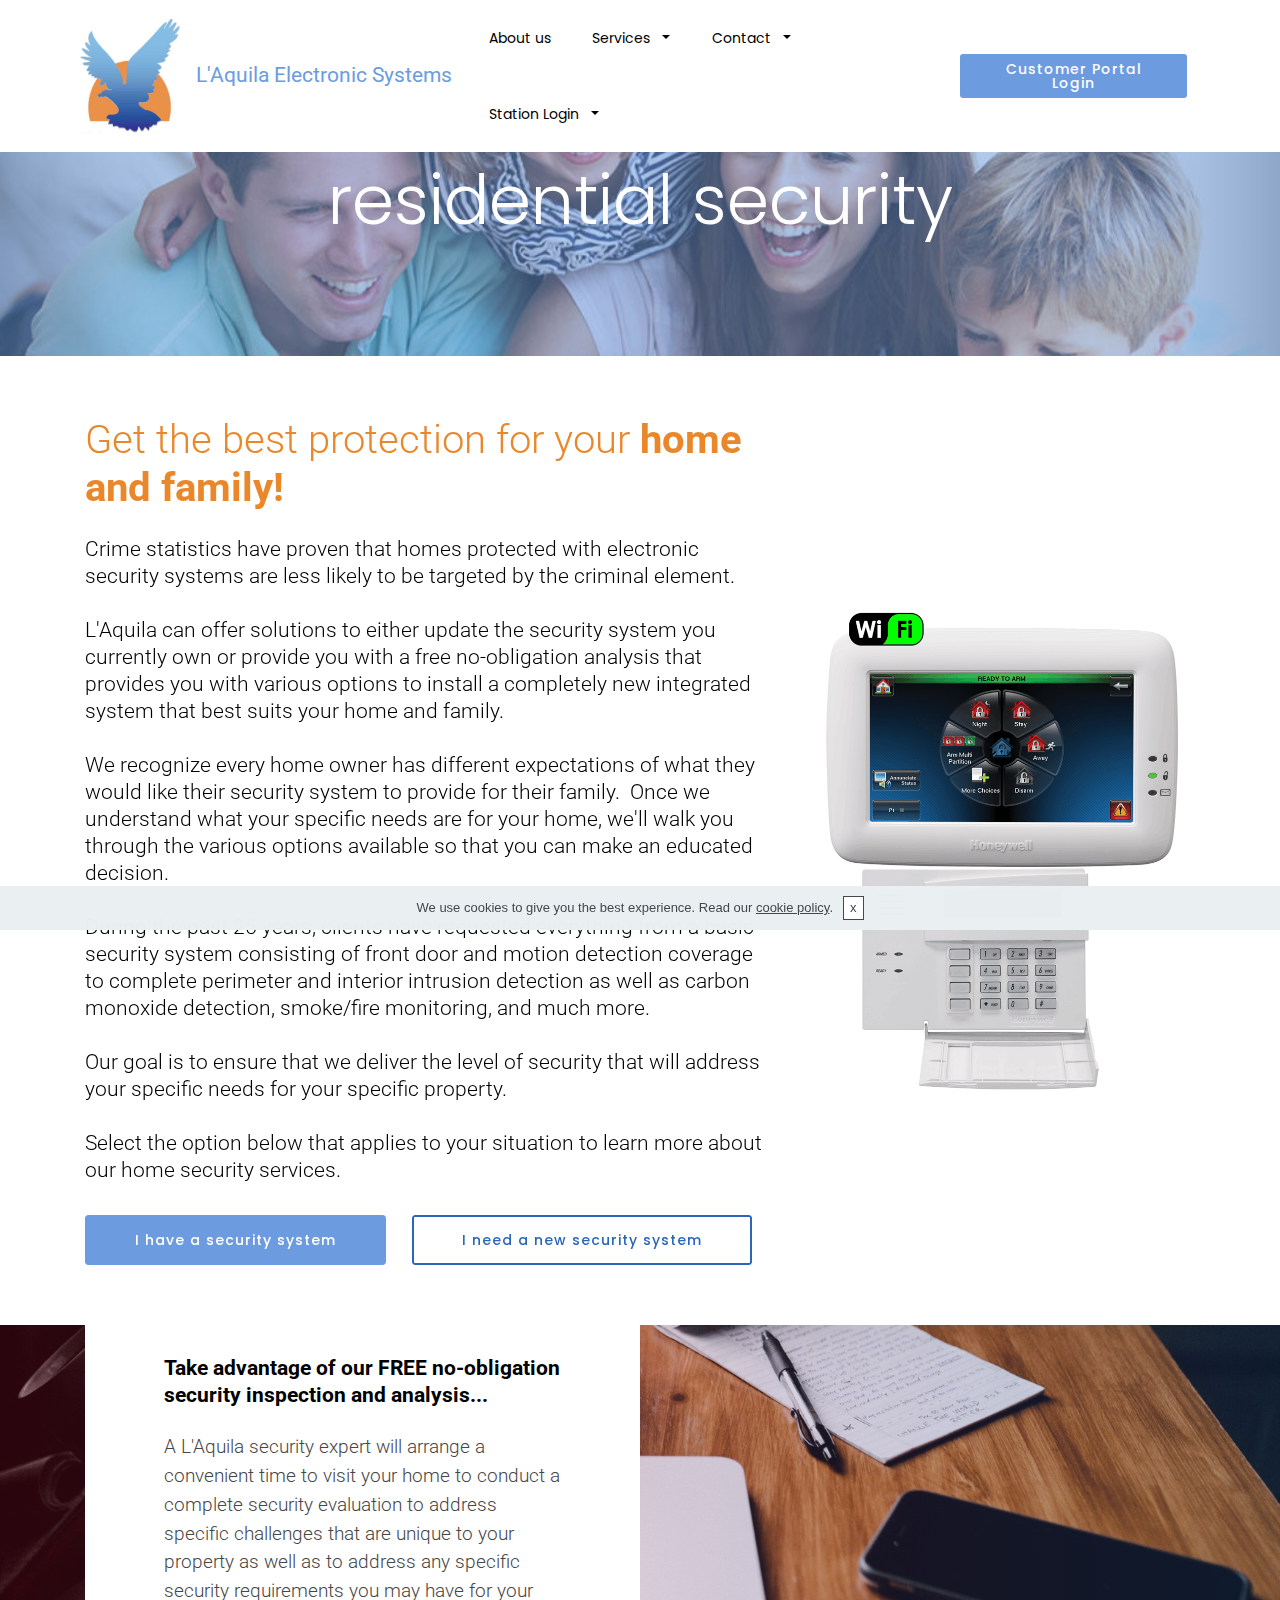
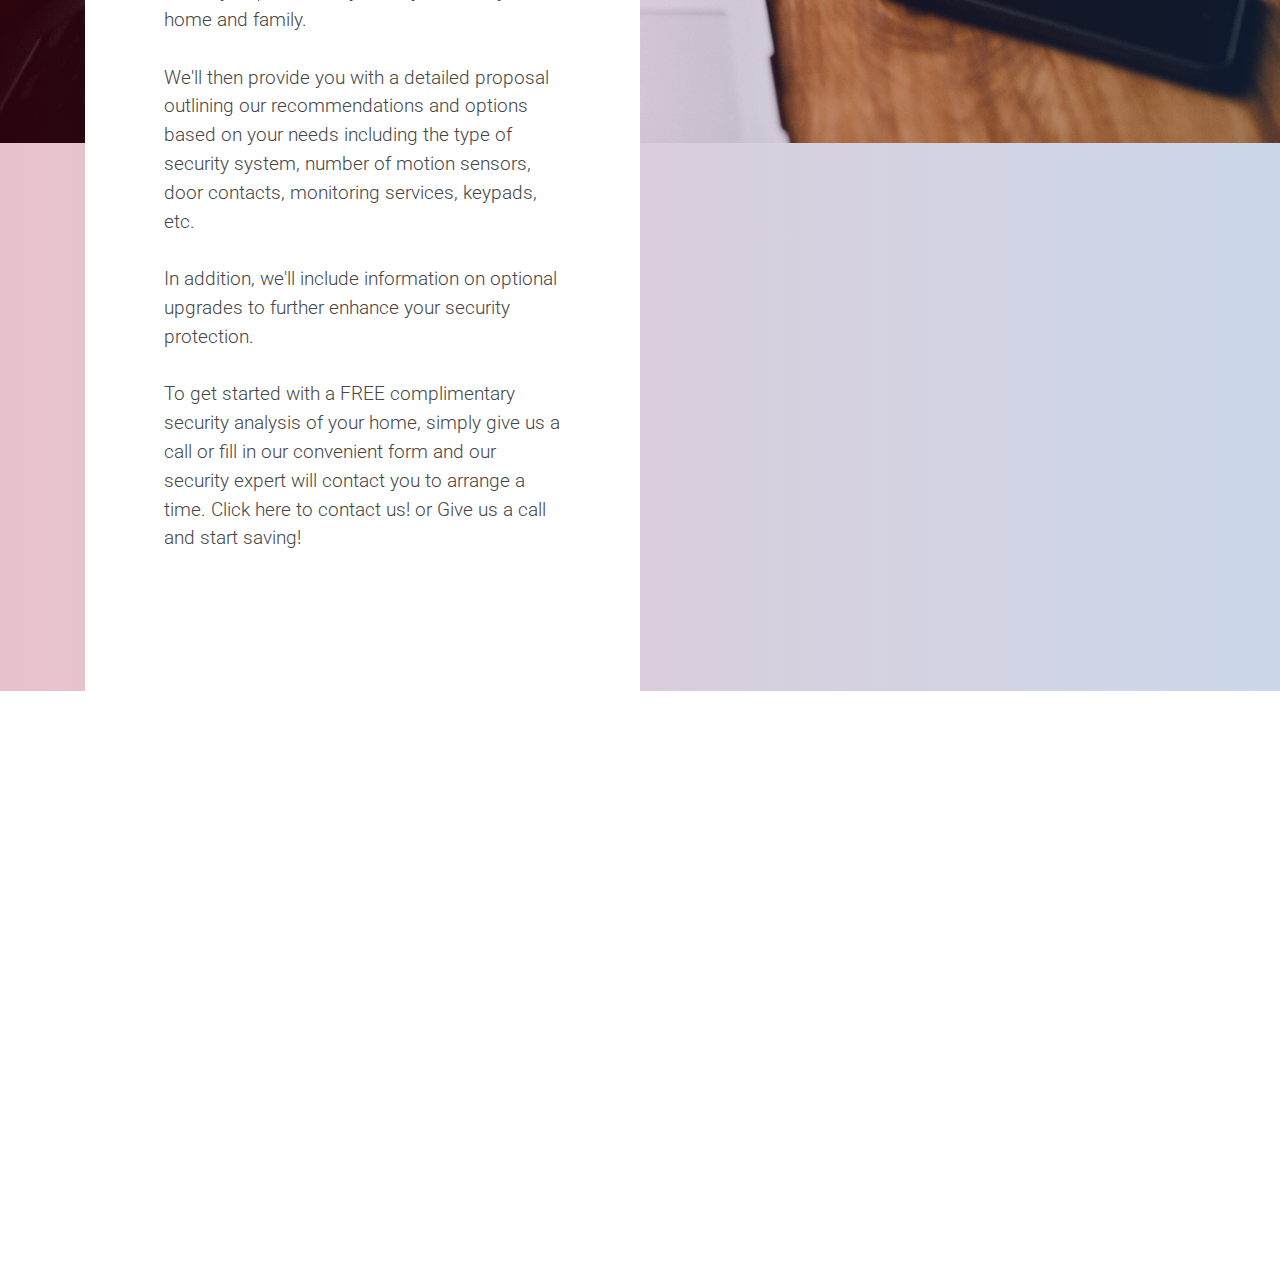
<file: residential.html>
<!DOCTYPE html>
<html  >
<head>
  <!-- Site made with Mobirise Website Builder v4.10.7, https://mobirise.com -->
  <meta charset="UTF-8">
  <meta http-equiv="X-UA-Compatible" content="IE=edge">
  <meta name="generator" content="Mobirise v4.10.7, mobirise.com">
  <meta name="viewport" content="width=device-width, initial-scale=1, minimum-scale=1">
  <link rel="shortcut icon" href="assets/images/eagle-image-laquila-160x176.png" type="image/x-icon">
  <meta name="description" content="home security alarm systems serving Hamilton, Alliston, Burlington, Oakville, Mississauga, Toronto, Ontario">
  
  <title>Home Security for Hamilton and Alliston ontario</title>
  <link rel="stylesheet" href="assets/web/assets/mobirise-icons/mobirise-icons.css">
  <link rel="stylesheet" href="assets/tether/tether.min.css">
  <link rel="stylesheet" href="assets/bootstrap/css/bootstrap.min.css">
  <link rel="stylesheet" href="assets/bootstrap/css/bootstrap-reboot.min.css">
  <link rel="stylesheet" href="assets/bootstrap/css/bootstrap-grid.min.css">
  <link rel="stylesheet" href="assets/dropdown/css/style.css">
  <link rel="stylesheet" href="assets/theme/css/style.css">
  <link rel="stylesheet" href="assets/mobirise/css/mbr-additional.css" type="text/css">
  
  
  
</head>
<body>
  <section class="menu cid-qObOnlVBQx" once="menu" id="menu3-1h">

    

    <nav class="navbar navbar-dropdown beta-menu align-items-center navbar-fixed-top navbar-toggleable-sm">
        
        <div class="menu-bottom">

            <div class="menu-logo">
                <div class="navbar-brand">
                <span class="navbar-logo">
                    <a href="index.html">
                        <img src="assets/images/eagle-image-laquila-160x176.png" alt="Mobirise" title="" style="height: 7.1rem;">
                    </a>
                </span>
                <span class="navbar-caption-wrap"><a href="index.html" class="brand-link mbr-black text-primary display-5">L'Aquila Electronic Systems</a></span>
                </div>
                <button class="navbar-toggler navbar-toggler-right" type="button" data-toggle="collapse" data-target="#navbarSupportedContent" aria-controls="navbarSupportedContent" aria-expanded="false" aria-label="Toggle navigation">
                    <div class="hamburger">
                        <span></span>
                        <span></span>
                        <span></span>
                        <span></span>
                    </div>
                </button>
            </div>
            <div class="collapse navbar-collapse" id="navbarSupportedContent">
                <ul class="navbar-nav nav-dropdown js-float-line" data-app-modern-menu="true"><li class="nav-item">
                        <a class="nav-link link mbr-black display-4" href="about.html">About us</a>
                    </li>
                    <li class="nav-item dropdown open"><a class="nav-link link mbr-black dropdown-toggle display-4" href="#" aria-expanded="true" data-toggle="dropdown-submenu">Services &nbsp;</a><div class="dropdown-menu"><div class="dropdown"><a class="mbr-black dropdown-item dropdown-toggle display-4" href="residential.html" aria-expanded="false" data-toggle="dropdown-submenu">Home Security</a><div class="dropdown-menu dropdown-submenu"><a class="mbr-black dropdown-item display-4" href="residential.html" aria-expanded="false">Residential Security</a><a class="mbr-black dropdown-item display-4" href="existingsystem.html" aria-expanded="false">Existing Security System</a><a class="mbr-black dropdown-item display-4" href="newsystem.html" aria-expanded="false">New Security System</a></div></div><a class="mbr-black dropdown-item display-4" href="commercialsecurity.html" aria-expanded="false">Commercial Security</a><a class="mbr-black dropdown-item display-4" href="guard_service.html" aria-expanded="true">Guard Services</a></div></li><li class="nav-item dropdown"><a class="nav-link link mbr-black dropdown-toggle display-4" href="contact.html" aria-expanded="false" data-toggle="dropdown-submenu">Contact &nbsp;</a><div class="dropdown-menu"><a class="mbr-black dropdown-item display-4" href="makepayment.html" aria-expanded="false">Make a Payment</a><a class="mbr-black dropdown-item display-4" href="assets/files/Call%20list%20Update%20.pdf" aria-expanded="false" target="_blank">Call List Update</a></div></li><li class="nav-item dropdown"><a class="nav-link link mbr-black dropdown-toggle display-4" href="stationlogin.html" aria-expanded="false" data-toggle="dropdown-submenu">Station Login &nbsp;</a><div class="dropdown-menu"><a class="mbr-black dropdown-item display-4" href="makepayment.html" aria-expanded="false">Make a Payment</a></div></li></ul>
                <div class="navbar-buttons mbr-section-btn"><a class="btn btn-sm btn-primary display-4" href="http://client.laquila.ca/login-page/" target="_blank">
                    Customer Portal Login</a></div>
            </div>
        </div>
    </nav>
</section>

<section class="header9 cid-qP1a0wThb7 mbr-parallax-background" id="header9-1i">

    

    <div class="mbr-overlay" style="opacity: 0.5; background-color: rgb(108, 156, 223);">
    </div>

    <div class="container">
        <div class="row justify-content-center">
            <div class="media-container-column mbr-white col-md-10">
            
            <h1 class="mbr-section-title align-center pb-3 mbr-fonts-style display-1">residential security</h1>
        </div>
        </div>
    </div>

    
</section>

<section class="header10 cid-qP1aQFsZ1T" id="header10-1j">

    

    

    <div class="container">
        <div class="media-container-row">
            <div class="media-content mb-4">
                <h2 class="mb-4 mbr-fonts-style mbr-section-title display-2">Get the best protection for your&nbsp;<strong>home and family!</strong></h2>
                <h3 class="mbr-section-subtitle mbr-fonts-style mb-4 display-5">Crime statistics have proven that homes protected with electronic security systems are less likely to be targeted by the criminal element. &nbsp;<br><br>L'Aquila can offer solutions to either update the security system you currently own or provide you with a free no-obligation analysis that provides you with various options to install a completely new integrated system that best suits your home and family. &nbsp;&nbsp;<br><br>We recognize every home owner has different expectations of what they would like their security system to provide for their family. &nbsp;Once we understand what your specific needs are for your home, we'll walk you through the various options available so that you can make an educated decision. &nbsp; &nbsp;<br><br>During the past 25 years, clients have requested everything from a basic security system consisting of front door and motion detection coverage to complete perimeter and interior intrusion detection as well as carbon monoxide detection, smoke/fire monitoring, and much more.<br><br>Our goal is to ensure that we deliver the level of security that will address your specific needs for your specific property.<br><br>Select the option below that applies to your situation to learn more about our home security services.</h3>
                
                <div class="mbr-section-btn"><a class="btn btn-md btn-bgr btn-primary display-4" href="existingsystem.html">I have a security system</a> <a class="btn btn-md btn-bgr btn-primary-outline display-4" href="newsystem.html">I need a new security system</a></div>
            </div>
            <div class="mbr-figure" style="width: 55%;">
                <img src="assets/images/honeywell-touchscreen-alarm-keypad-3-700x975.png" alt="Mobirise" title="">
            </div>
        </div>
    </div>
</section>

<section class="features11 cid-qP1lisoc92 mbr-parallax-background" id="features11-1k">

    

    <div class="mbr-overlay" style="opacity: 0.2;">
    </div>

    <div class="container">
        <div class="text-content">
            <div class="media-container-row ">
                <div class="col-md-12 mb-4">
                    
                    <h3 class="mbr-section-subtitle mbr-fonts-style mb-4 display-5"><strong>Take advantage of our FREE no-obligation security inspection and analysis...</strong></h3>
                    <p class="mb-4 mbr-fonts-style display-7">A L'Aquila security expert will arrange a convenient time to visit your home to conduct a complete security evaluation to address specific challenges that are unique to your property as well as to address any specific security requirements you may have for your home and family.
<br>
<br>We'll then provide you with a detailed proposal outlining our recommendations and options based on your needs including the type of security system, number of motion sensors, door contacts, monitoring services, keypads, etc. <br><br>In addition, we'll include information on optional upgrades to further enhance your security protection.
<br>
<br>To get started with a FREE complimentary security analysis of your home, simply give us a call or fill in our convenient form and our security expert will contact you to arrange a time. Click here to contact us!  or Give us a call and start saving!</p>
                    
                </div>
            </div>
        </div>
    </div>
</section>

<section class="footer4 cid-qRz1NXkmEx mbr-reveal" id="footer4-3d">

    

    

    <div class="container">
        <div class="media-container-row content mbr-white">
            <div class="col-md-3 col-sm-4">
                <div class="mb-3 img-logo">
                    <a href="https://mobirise.com/">
                        <img src="assets/images/eagle-icon-512x512-174x174.png" alt="Mobirise" title="">
                    </a>
                </div>
                <p class="mb-3 mbr-fonts-style foot-title display-7">L'Aquila Electronic<br>Systems Inc.</p>
                <p class="mbr-text mbr-fonts-style display-7">
                    <a href="about.html" class="text-primary">About Us
</a>                    <br><a href="residential.html">Home Security</a><br><a href="commercialsecurity.html">Commercial Security</a><br><a href="contact.html">Contact us&nbsp;</a><br><a href="http://client.laquila.ca" target="_blank">Customer Portal Login</a><br><a href="stationlogin.html">System Login</a><br><a href="makepayment.html">Make a Payment</a></p>
            </div>
            <div class="col-md-4 col-sm-8">
                <p class="mb-4 foot-title mbr-fonts-style display-7"><strong>Click on the applicable phone number to connect with us on your mobile phone!</strong></p>
                <p class="mbr-text mbr-fonts-style display-7"></p><p>
                    Hamilton &nbsp; &nbsp; <a href="tel:9055743191">905-574-3191</a><br>Alliston&nbsp;&nbsp;&nbsp;&nbsp;&nbsp;&nbsp;&nbsp;&nbsp;<a href="tel:7054354035">705-435-4035</a><br>Toll-Free &nbsp; &nbsp; <a href="tel:18885278452">1-888-527-8452</a><br>
                    <br><span style="font-size: 1.06rem;">Executive Member of CANASA<br></span><span style="font-size: 1.06rem;">(Canadian Alarm &amp; Security Assoc.)</span></p><p>
                </p><p></p>
            </div>
            <div class="col-md-4 offset-md-1 col-sm-12">
                <p class="mb-4 foot-title mbr-fonts-style display-5">
                    Contact Us
                </p>
                <div data-form-type="formoid">
                    <div class="form-block" data-form-type="formoid">
                        <div data-form-alert="" hidden="">Thanks for filling out the form..a L'Aquila representative will be in touch with you shortly.</div>
                        <form class="block mbr-form" action="https://mobirise.com/" method="post" data-form-title="Mobirise Form"><input type="hidden" name="email" data-form-email="true" value="CdNgkIemcGrmRAuhKmVk1mwJql/FtwuVB8MSzlGaZRcFGN6nqzHzeHccG+YbS2DtYNug+gP9sj2wtVdWvzZiFSJ3TBeX5zXQVKnAHUMIMssqE9m4CniP9OBZbeDbv30h">
                            <div class="row">
                                <div class="col-md-12" data-for="email">
                                    <input type="text" class="form-control input" name="email" data-form-field="Email" placeholder="Email" required="" id="email-footer4-3d">
                                </div>
                                <div class="col-md-12" data-for="message">
                                    <textarea class="form-control input" name="message" rows="3" data-form-field="Message" placeholder="Message" style="resize:none" id="message-footer4-3d"></textarea>
                                </div>
                                <div class="col-md-12 align-center input-group-btn" style="margin-top: 10px;"><button href="" type="submit" class="btn btn-primary btn-bgr display-4">SEND US A MESSAGE</button></div>
                            </div>
                        </form>
                    </div>
                </div>
            </div>
        </div>
        <div class="footer-lower">
            <div class="media-container-row">
                <div class="col-sm-12">
                    <hr>
                </div>
            </div>
            <div class="media-container-row mbr-white">
                <div class="col-sm-12 copyright">
                    <p class="mbr-text mbr-fonts-style display-7">
                        © Copyright 2019 &nbsp;L'Aquila Electronic Systems inc. - All Rights Reserved
                    </p>
                </div>
            </div>
        </div>
    </div>
</section>


  <script src="assets/web/assets/jquery/jquery.min.js"></script>
  <script src="assets/popper/popper.min.js"></script>
  <script src="assets/tether/tether.min.js"></script>
  <script src="assets/bootstrap/js/bootstrap.min.js"></script>
  <script src="assets/smoothscroll/smooth-scroll.js"></script>
  <script src="assets/cookies-alert-plugin/cookies-alert-core.js"></script>
  <script src="assets/cookies-alert-plugin/cookies-alert-script.js"></script>
  <script src="assets/dropdown/js/nav-dropdown.js"></script>
  <script src="assets/dropdown/js/navbar-dropdown.js"></script>
  <script src="assets/touchswipe/jquery.touch-swipe.min.js"></script>
  <script src="assets/parallax/jarallax.min.js"></script>
  <script src="assets/theme/js/script.js"></script>
  <script src="assets/formoid/formoid.min.js"></script>
  
  
<input name="cookieData" type="hidden"data-cookie-colorText='#424a4d' data-cookie-colorBg='rgba(234, 239, 241, 0.99)' data-cookie-colorButton='#ffffff' data-cookie-colorLink='#424a4d' data-cookie-underlineLink='true' data-cookie-text="We use cookies to give you the best experience. Read our <a href='privacy_statement.html'>cookie policy</a>.">
  </body>
</html>
</file>
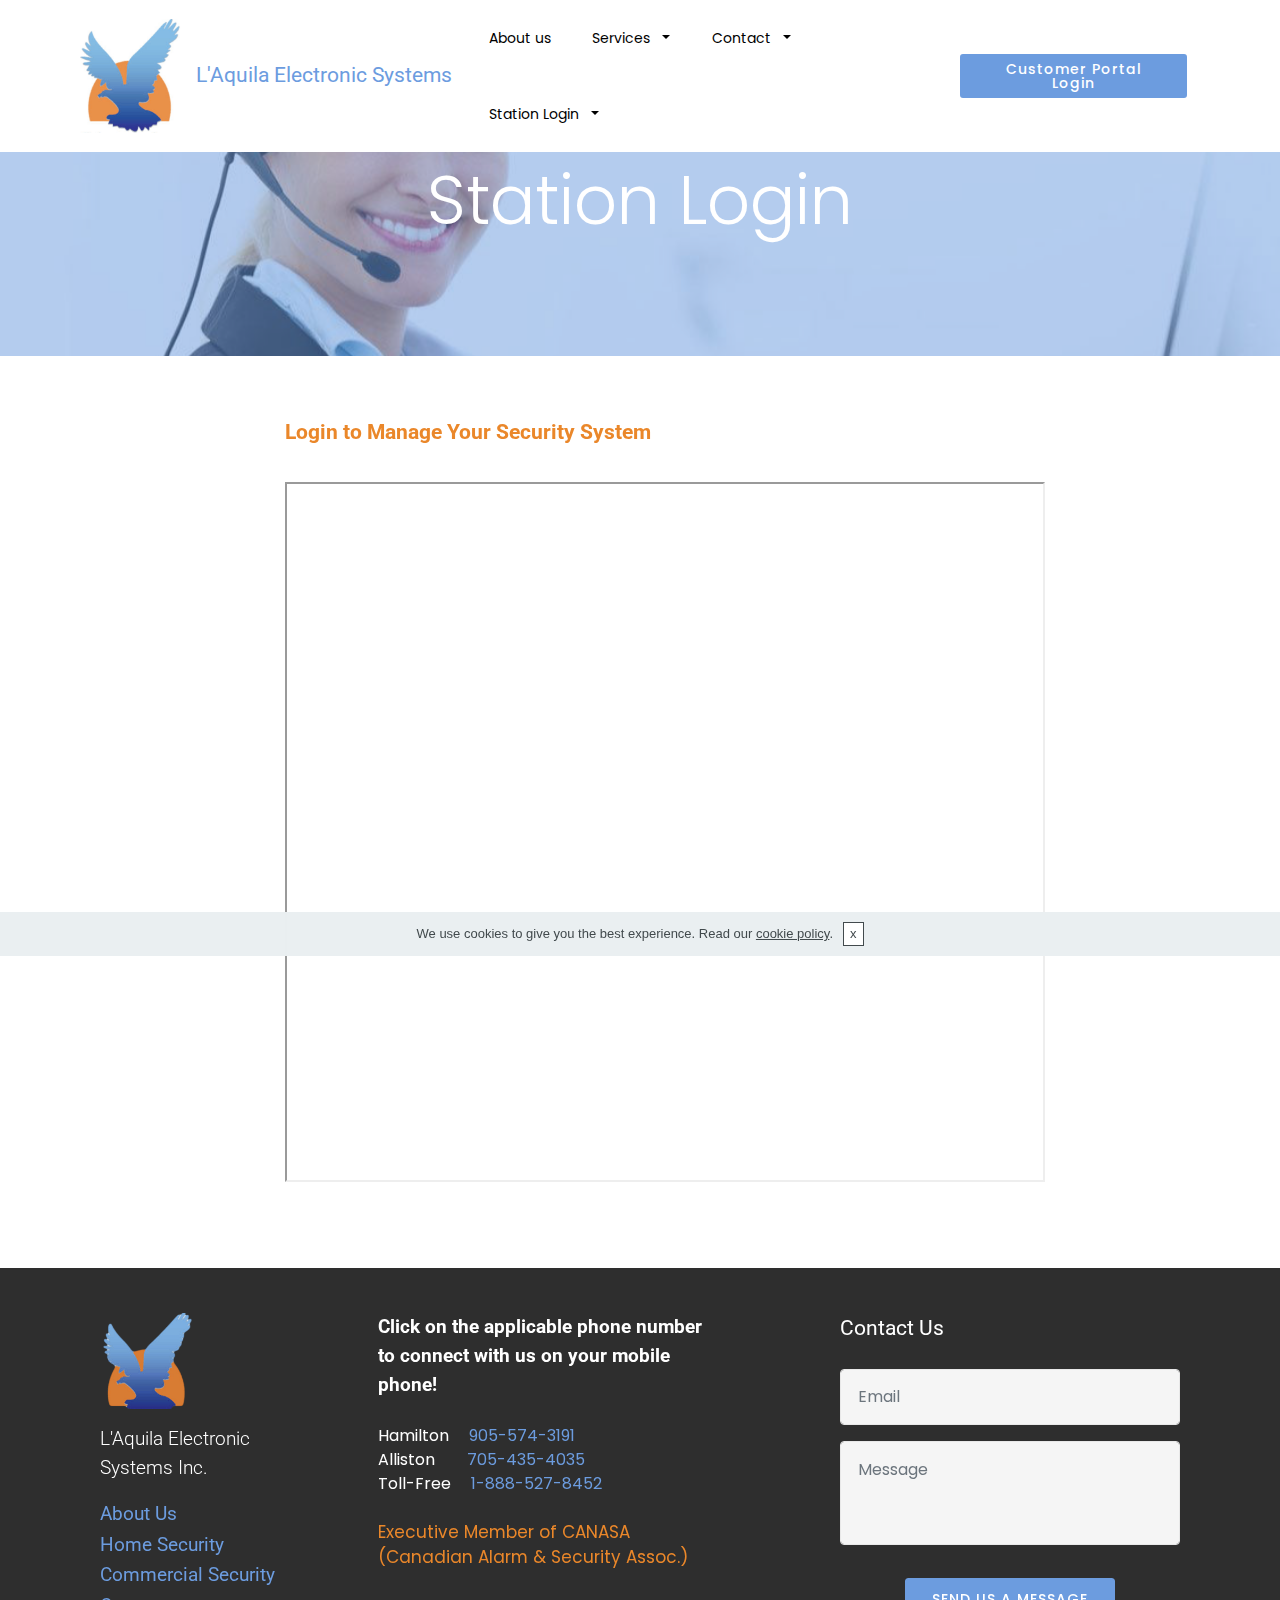
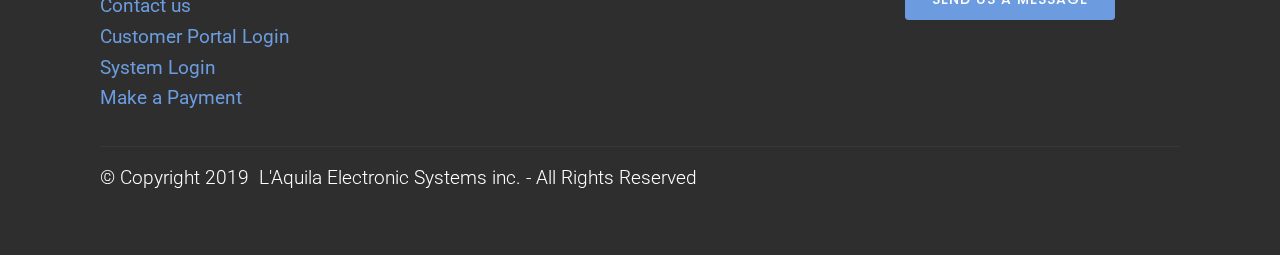
<file: stationlogin.html>
<!DOCTYPE html>
<html  >
<head>
  <!-- Site made with Mobirise Website Builder v4.10.7, https://mobirise.com -->
  <meta charset="UTF-8">
  <meta http-equiv="X-UA-Compatible" content="IE=edge">
  <meta name="generator" content="Mobirise v4.10.7, mobirise.com">
  <meta name="viewport" content="width=device-width, initial-scale=1, minimum-scale=1">
  <link rel="shortcut icon" href="assets/images/eagle-image-laquila-160x176.png" type="image/x-icon">
  <meta name="description" content="">
  
  <title>Station Login</title>
  <link rel="stylesheet" href="assets/web/assets/mobirise-icons/mobirise-icons.css">
  <link rel="stylesheet" href="assets/tether/tether.min.css">
  <link rel="stylesheet" href="assets/bootstrap/css/bootstrap.min.css">
  <link rel="stylesheet" href="assets/bootstrap/css/bootstrap-reboot.min.css">
  <link rel="stylesheet" href="assets/bootstrap/css/bootstrap-grid.min.css">
  <link rel="stylesheet" href="assets/dropdown/css/style.css">
  <link rel="stylesheet" href="assets/theme/css/style.css">
  <link rel="stylesheet" href="assets/mobirise/css/mbr-additional.css" type="text/css">
  
  
  
</head>
<body>
  <section class="menu cid-qObOnlVBQx" once="menu" id="menu3-34">

    

    <nav class="navbar navbar-dropdown beta-menu align-items-center navbar-fixed-top navbar-toggleable-sm">
        
        <div class="menu-bottom">

            <div class="menu-logo">
                <div class="navbar-brand">
                <span class="navbar-logo">
                    <a href="index.html">
                        <img src="assets/images/eagle-image-laquila-160x176.png" alt="Mobirise" title="" style="height: 7.1rem;">
                    </a>
                </span>
                <span class="navbar-caption-wrap"><a href="index.html" class="brand-link mbr-black text-primary display-5">L'Aquila Electronic Systems</a></span>
                </div>
                <button class="navbar-toggler navbar-toggler-right" type="button" data-toggle="collapse" data-target="#navbarSupportedContent" aria-controls="navbarSupportedContent" aria-expanded="false" aria-label="Toggle navigation">
                    <div class="hamburger">
                        <span></span>
                        <span></span>
                        <span></span>
                        <span></span>
                    </div>
                </button>
            </div>
            <div class="collapse navbar-collapse" id="navbarSupportedContent">
                <ul class="navbar-nav nav-dropdown js-float-line" data-app-modern-menu="true"><li class="nav-item">
                        <a class="nav-link link mbr-black display-4" href="about.html">About us</a>
                    </li>
                    <li class="nav-item dropdown open"><a class="nav-link link mbr-black dropdown-toggle display-4" href="#" aria-expanded="true" data-toggle="dropdown-submenu">Services &nbsp;</a><div class="dropdown-menu"><div class="dropdown"><a class="mbr-black dropdown-item dropdown-toggle display-4" href="residential.html" aria-expanded="false" data-toggle="dropdown-submenu">Home Security</a><div class="dropdown-menu dropdown-submenu"><a class="mbr-black dropdown-item display-4" href="residential.html" aria-expanded="false">Residential Security</a><a class="mbr-black dropdown-item display-4" href="existingsystem.html" aria-expanded="false">Existing Security System</a><a class="mbr-black dropdown-item display-4" href="newsystem.html" aria-expanded="false">New Security System</a></div></div><a class="mbr-black dropdown-item display-4" href="commercialsecurity.html" aria-expanded="false">Commercial Security</a><a class="mbr-black dropdown-item display-4" href="guard_service.html" aria-expanded="true">Guard Services</a></div></li><li class="nav-item dropdown"><a class="nav-link link mbr-black dropdown-toggle display-4" href="contact.html" aria-expanded="false" data-toggle="dropdown-submenu">Contact &nbsp;</a><div class="dropdown-menu"><a class="mbr-black dropdown-item display-4" href="makepayment.html" aria-expanded="false">Make a Payment</a><a class="mbr-black dropdown-item display-4" href="assets/files/Call%20list%20Update%20.pdf" aria-expanded="false" target="_blank">Call List Update</a></div></li><li class="nav-item dropdown"><a class="nav-link link mbr-black dropdown-toggle display-4" href="stationlogin.html" aria-expanded="false" data-toggle="dropdown-submenu">Station Login &nbsp;</a><div class="dropdown-menu"><a class="mbr-black dropdown-item display-4" href="makepayment.html" aria-expanded="false">Make a Payment</a></div></li></ul>
                <div class="navbar-buttons mbr-section-btn"><a class="btn btn-sm btn-primary display-4" href="http://client.laquila.ca/login-page/" target="_blank">
                    Customer Portal Login</a></div>
            </div>
        </div>
    </nav>
</section>

<section class="header9 cid-qPoP4YO7IP mbr-parallax-background" id="header9-35">

    

    <div class="mbr-overlay" style="opacity: 0.5; background-color: rgb(108, 156, 223);">
    </div>

    <div class="container">
        <div class="row justify-content-center">
            <div class="media-container-column mbr-white col-md-10">
            
            <h1 class="mbr-section-title align-center pb-3 mbr-fonts-style display-1">Station Login</h1>
        </div>
        </div>
    </div>

    
</section>

<section class="mbr-section article content1 cid-qPoQW6pXB5" id="content2-36">

     

    <div class="container">
        <div class="media-container-row">
            <div class="mbr-text col-12 col-md-8">
                <p class="mbr-fonts-style block-text display-5"><strong>Login to Manage Your Security System&nbsp;<br></strong><br><iframe src="https://lanvac.net/WEB/Account/LogOn" height="700" width="760">You need a Frames Capable browser to view this content.</iframe></p>
            </div>
        </div>
    </div>
</section>

<section class="footer4 cid-qRz2nr9J9N" id="footer4-3j">

    

    

    <div class="container">
        <div class="media-container-row content mbr-white">
            <div class="col-md-3 col-sm-4">
                <div class="mb-3 img-logo">
                    <a href="https://mobirise.com/">
                        <img src="assets/images/eagle-icon-512x512-174x174.png" alt="Mobirise" title="">
                    </a>
                </div>
                <p class="mb-3 mbr-fonts-style foot-title display-7">L'Aquila Electronic<br>Systems Inc.</p>
                <p class="mbr-text mbr-fonts-style display-7">
                    <a href="about.html" class="text-primary">About Us
</a>                    <br><a href="residential.html">Home Security</a><br><a href="commercialsecurity.html">Commercial Security</a><br><a href="contact.html">Contact us&nbsp;</a><br><a href="http://client.laquila.ca" target="_blank">Customer Portal Login</a><br><a href="stationlogin.html">System Login</a><br><a href="makepayment.html">Make a Payment</a></p>
            </div>
            <div class="col-md-4 col-sm-8">
                <p class="mb-4 foot-title mbr-fonts-style display-7"><strong>Click on the applicable phone number to connect with us on your mobile phone!</strong></p>
                <p class="mbr-text mbr-fonts-style display-7"></p><p>
                    Hamilton &nbsp; &nbsp; <a href="tel:9055743191">905-574-3191</a><br>Alliston&nbsp;&nbsp;&nbsp;&nbsp;&nbsp;&nbsp;&nbsp;&nbsp;<a href="tel:7054354035">705-435-4035</a><br>Toll-Free &nbsp; &nbsp; <a href="tel:18885278452">1-888-527-8452</a><br>
                    <br><span style="font-size: 1.06rem;">Executive Member of CANASA<br></span><span style="font-size: 1.06rem;">(Canadian Alarm &amp; Security Assoc.)</span></p><p>
                </p><p></p>
            </div>
            <div class="col-md-4 offset-md-1 col-sm-12">
                <p class="mb-4 foot-title mbr-fonts-style display-5">
                    Contact Us
                </p>
                <div data-form-type="formoid">
                    <div class="form-block" data-form-type="formoid">
                        <div data-form-alert="" hidden="">Thanks for filling out the form..a L'Aquila representative will be in touch with you shortly.</div>
                        <form class="block mbr-form" action="https://mobirise.com/" method="post" data-form-title="Mobirise Form"><input type="hidden" name="email" data-form-email="true" value="nFX7PC7YF/pCKpe+HDrkGxWrnuiuCiTyi6LqcK9Br8qSC7CIGEkcVjLnh2uMtmpaVFEGXOtIFc2+nqHFxnGC1rysZpKwDvvZGbLWJg/BztQZjhtfZOamAl4wtcRpQRQi">
                            <div class="row">
                                <div class="col-md-12" data-for="email">
                                    <input type="text" class="form-control input" name="email" data-form-field="Email" placeholder="Email" required="" id="email-footer4-3j">
                                </div>
                                <div class="col-md-12" data-for="message">
                                    <textarea class="form-control input" name="message" rows="3" data-form-field="Message" placeholder="Message" style="resize:none" id="message-footer4-3j"></textarea>
                                </div>
                                <div class="col-md-12 align-center input-group-btn" style="margin-top: 10px;"><button href="" type="submit" class="btn btn-primary btn-bgr display-4">SEND US A MESSAGE</button></div>
                            </div>
                        </form>
                    </div>
                </div>
            </div>
        </div>
        <div class="footer-lower">
            <div class="media-container-row">
                <div class="col-sm-12">
                    <hr>
                </div>
            </div>
            <div class="media-container-row mbr-white">
                <div class="col-sm-12 copyright">
                    <p class="mbr-text mbr-fonts-style display-7">
                        © Copyright 2019 &nbsp;L'Aquila Electronic Systems inc. - All Rights Reserved
                    </p>
                </div>
            </div>
        </div>
    </div>
</section>


  <script src="assets/web/assets/jquery/jquery.min.js"></script>
  <script src="assets/popper/popper.min.js"></script>
  <script src="assets/tether/tether.min.js"></script>
  <script src="assets/bootstrap/js/bootstrap.min.js"></script>
  <script src="assets/smoothscroll/smooth-scroll.js"></script>
  <script src="assets/cookies-alert-plugin/cookies-alert-core.js"></script>
  <script src="assets/cookies-alert-plugin/cookies-alert-script.js"></script>
  <script src="assets/dropdown/js/nav-dropdown.js"></script>
  <script src="assets/dropdown/js/navbar-dropdown.js"></script>
  <script src="assets/touchswipe/jquery.touch-swipe.min.js"></script>
  <script src="assets/parallax/jarallax.min.js"></script>
  <script src="assets/theme/js/script.js"></script>
  <script src="assets/formoid/formoid.min.js"></script>
  
  
<input name="cookieData" type="hidden"data-cookie-colorText='#424a4d' data-cookie-colorBg='rgba(234, 239, 241, 0.99)' data-cookie-colorButton='#ffffff' data-cookie-colorLink='#424a4d' data-cookie-underlineLink='true' data-cookie-text="We use cookies to give you the best experience. Read our <a href='privacy_statement.html'>cookie policy</a>.">
  </body>
</html>
</file>
<file: assets/bootstrap-material-design-font/css/material.css>
@font-face {
  font-family: 'Material-Design-Icons';
  src: url('../fonts/Material-Design-Icons.eot?3ocs8m');
  src: url('../fonts/Material-Design-Icons.eot?#iefix3ocs8m') format('embedded-opentype'), url('../fonts/Material-Design-Icons.woff?3ocs8m') format('woff'), url('../fonts/Material-Design-Icons.ttf?3ocs8m') format('truetype'), url('../fonts/Material-Design-Icons.svg?3ocs8m#Material-Design-Icons') format('svg');
  font-weight: normal;
  font-style: normal;
}
[class^="mdi-"],
[class*="mdi-"] {
  speak: none;
  display: inline-block;
  font-style: normal;
  font-variant:normal;
  font-weight:normal;
/*  font-size:24px;*/
  line-height:1;
  font-family:'Material-Design-Icons' !important;
  text-rendering: auto;
  
  -webkit-font-smoothing: antialiased;
  -moz-osx-font-smoothing: grayscale;
  -webkit-transform: translate(0, 0);
      -ms-transform: translate(0, 0);
          transform: translate(0, 0);
}
[class^="mdi-"]:before,
[class*="mdi-"]:before {
  display: inline-block;
  speak: none;
  text-decoration: inherit;
}
[class^="mdi-"].pull-left,
[class*="mdi-"].pull-left {
  margin-right: .3em;
}
[class^="mdi-"].pull-right,
[class*="mdi-"].pull-right {
  margin-left: .3em;
}
[class^="mdi-"].mdi-lg:before,
[class*="mdi-"].mdi-lg:before,
[class^="mdi-"].mdi-lg:after,
[class*="mdi-"].mdi-lg:after {
  font-size: 1.33333333em;
  line-height: 0.75em;
  vertical-align: -15%;
}
[class^="mdi-"].mdi-2x:before,
[class*="mdi-"].mdi-2x:before,
[class^="mdi-"].mdi-2x:after,
[class*="mdi-"].mdi-2x:after {
  font-size: 2em;
}
[class^="mdi-"].mdi-3x:before,
[class*="mdi-"].mdi-3x:before,
[class^="mdi-"].mdi-3x:after,
[class*="mdi-"].mdi-3x:after {
  font-size: 3em;
}
[class^="mdi-"].mdi-4x:before,
[class*="mdi-"].mdi-4x:before,
[class^="mdi-"].mdi-4x:after,
[class*="mdi-"].mdi-4x:after {
  font-size: 4em;
}
[class^="mdi-"].mdi-5x:before,
[class*="mdi-"].mdi-5x:before,
[class^="mdi-"].mdi-5x:after,
[class*="mdi-"].mdi-5x:after {
  font-size: 5em;
}
[class^="mdi-device-signal-cellular-"]:after,
[class^="mdi-device-battery-"]:after,
[class^="mdi-device-battery-charging-"]:after,
[class^="mdi-device-signal-cellular-connected-no-internet-"]:after,
[class^="mdi-device-signal-wifi-"]:after,
[class^="mdi-device-signal-wifi-statusbar-not-connected"]:after,
.mdi-device-network-wifi:after {
  opacity: .3;
  position: absolute;
  left: 0;
  top: 0;
  z-index: 1;
  display: inline-block;
  speak: none;
  text-decoration: inherit;
}
[class^="mdi-device-signal-cellular-"]:after {
  content: "\e758";
}
[class^="mdi-device-battery-"]:after {
  content: "\e735";
}
[class^="mdi-device-battery-charging-"]:after {
  content: "\e733";
}
[class^="mdi-device-signal-cellular-connected-no-internet-"]:after {
  content: "\e75d";
}
[class^="mdi-device-signal-wifi-"]:after,
.mdi-device-network-wifi:after {
  content: "\e765";
}
[class^="mdi-device-signal-wifi-statusbasr-not-connected"]:after {
  content: "\e8f7";
}
.mdi-device-signal-cellular-off:after,
.mdi-device-signal-cellular-null:after,
.mdi-device-signal-cellular-no-sim:after,
.mdi-device-signal-wifi-off:after,
.mdi-device-signal-wifi-4-bar:after,
.mdi-device-signal-cellular-4-bar:after,
.mdi-device-battery-alert:after,
.mdi-device-signal-cellular-connected-no-internet-4-bar:after,
.mdi-device-battery-std:after,
.mdi-device-battery-full .mdi-device-battery-unknown:after {
  content: "";
}
.mdi-fw {
  width: 1.28571429em;
  text-align: center;
}
.mdi-ul {
  padding-left: 0;
  margin-left: 2.14285714em;
  list-style-type: none;
}
.mdi-ul > li {
  position: relative;
}
.mdi-li {
  position: absolute;
  left: -2.14285714em;
  width: 2.14285714em;
  top: 0.14285714em;
  text-align: center;
}
.mdi-li.mdi-lg {
  left: -1.85714286em;
}
.mdi-border {
  padding: .2em .25em .15em;
  border: solid 0.08em #eeeeee;
  border-radius: .1em;
}
.mdi-spin {
  -webkit-animation: mdi-spin 2s infinite linear;
  animation: mdi-spin 2s infinite linear;
  -webkit-transform-origin: 50% 50%;
  -ms-transform-origin: 50% 50%;
      transform-origin: 50% 50%;
}
.mdi-pulse {
  -webkit-animation: mdi-spin 1s steps(8) infinite;
  animation: mdi-spin 1s steps(8) infinite;
  -webkit-transform-origin: 50% 50%;
  -ms-transform-origin: 50% 50%;
      transform-origin: 50% 50%;
}
@-webkit-keyframes mdi-spin {
  0% {
    -webkit-transform: rotate(0deg);
    transform: rotate(0deg);
  }
  100% {
    -webkit-transform: rotate(359deg);
    transform: rotate(359deg);
  }
}
@keyframes mdi-spin {
  0% {
    -webkit-transform: rotate(0deg);
    transform: rotate(0deg);
  }
  100% {
    -webkit-transform: rotate(359deg);
    transform: rotate(359deg);
  }
}
.mdi-rotate-90 {
  filter: progid:DXImageTransform.Microsoft.BasicImage(rotation=1);
  -webkit-transform: rotate(90deg);
  -ms-transform: rotate(90deg);
  transform: rotate(90deg);
}
.mdi-rotate-180 {
  filter: progid:DXImageTransform.Microsoft.BasicImage(rotation=2);
  -webkit-transform: rotate(180deg);
  -ms-transform: rotate(180deg);
  transform: rotate(180deg);
}
.mdi-rotate-270 {
  filter: progid:DXImageTransform.Microsoft.BasicImage(rotation=3);
  -webkit-transform: rotate(270deg);
  -ms-transform: rotate(270deg);
  transform: rotate(270deg);
}
.mdi-flip-horizontal {
  filter: progid:DXImageTransform.Microsoft.BasicImage(rotation=0, mirror=1);
  -webkit-transform: scale(-1, 1);
  -ms-transform: scale(-1, 1);
  transform: scale(-1, 1);
}
.mdi-flip-vertical {
  filter: progid:DXImageTransform.Microsoft.BasicImage(rotation=2, mirror=1);
  -webkit-transform: scale(1, -1);
  -ms-transform: scale(1, -1);
  transform: scale(1, -1);
}
:root .mdi-rotate-90,
:root .mdi-rotate-180,
:root .mdi-rotate-270,
:root .mdi-flip-horizontal,
:root .mdi-flip-vertical {
  -webkit-filter: none;
          filter: none;
}
.mdi-stack {
  position: relative;
  display: inline-block;
  width: 2em;
  height: 2em;
  line-height: 2em;
  vertical-align: middle;
}
.mdi-stack-1x,
.mdi-stack-2x {
  position: absolute;
  left: 0;
  width: 100%;
  text-align: center;
}
.mdi-stack-1x {
  line-height: inherit;
}
.mdi-stack-2x {
  font-size: 2em;
}
.mdi-inverse {
  color: #ffffff;
}
/* Start Icons */
.mdi-action-3d-rotation:before {
  content: "\e600";
}
.mdi-action-accessibility:before {
  content: "\e601";
}
.mdi-action-account-balance-wallet:before {
  content: "\e602";
}
.mdi-action-account-balance:before {
  content: "\e603";
}
.mdi-action-account-box:before {
  content: "\e604";
}
.mdi-action-account-child:before {
  content: "\e605";
}
.mdi-action-account-circle:before {
  content: "\e606";
}
.mdi-action-add-shopping-cart:before {
  content: "\e607";
}
.mdi-action-alarm-add:before {
  content: "\e608";
}
.mdi-action-alarm-off:before {
  content: "\e609";
}
.mdi-action-alarm-on:before {
  content: "\e60a";
}
.mdi-action-alarm:before {
  content: "\e60b";
}
.mdi-action-android:before {
  content: "\e60c";
}
.mdi-action-announcement:before {
  content: "\e60d";
}
.mdi-action-aspect-ratio:before {
  content: "\e60e";
}
.mdi-action-assessment:before {
  content: "\e60f";
}
.mdi-action-assignment-ind:before {
  content: "\e610";
}
.mdi-action-assignment-late:before {
  content: "\e611";
}
.mdi-action-assignment-return:before {
  content: "\e612";
}
.mdi-action-assignment-returned:before {
  content: "\e613";
}
.mdi-action-assignment-turned-in:before {
  content: "\e614";
}
.mdi-action-assignment:before {
  content: "\e615";
}
.mdi-action-autorenew:before {
  content: "\e616";
}
.mdi-action-backup:before {
  content: "\e617";
}
.mdi-action-book:before {
  content: "\e618";
}
.mdi-action-bookmark-outline:before {
  content: "\e619";
}
.mdi-action-bookmark:before {
  content: "\e61a";
}
.mdi-action-bug-report:before {
  content: "\e61b";
}
.mdi-action-cached:before {
  content: "\e61c";
}
.mdi-action-check-circle:before {
  content: "\e61d";
}
.mdi-action-class:before {
  content: "\e61e";
}
.mdi-action-credit-card:before {
  content: "\e61f";
}
.mdi-action-dashboard:before {
  content: "\e620";
}
.mdi-action-delete:before {
  content: "\e621";
}
.mdi-action-description:before {
  content: "\e622";
}
.mdi-action-dns:before {
  content: "\e623";
}
.mdi-action-done-all:before {
  content: "\e624";
}
.mdi-action-done:before {
  content: "\e625";
}
.mdi-action-event:before {
  content: "\e626";
}
.mdi-action-exit-to-app:before {
  content: "\e627";
}
.mdi-action-explore:before {
  content: "\e628";
}
.mdi-action-extension:before {
  content: "\e629";
}
.mdi-action-face-unlock:before {
  content: "\e62a";
}
.mdi-action-favorite-outline:before {
  content: "\e62b";
}
.mdi-action-favorite:before {
  content: "\e62c";
}
.mdi-action-find-in-page:before {
  content: "\e62d";
}
.mdi-action-find-replace:before {
  content: "\e62e";
}
.mdi-action-flip-to-back:before {
  content: "\e62f";
}
.mdi-action-flip-to-front:before {
  content: "\e630";
}
.mdi-action-get-app:before {
  content: "\e631";
}
.mdi-action-grade:before {
  content: "\e632";
}
.mdi-action-group-work:before {
  content: "\e633";
}
.mdi-action-help:before {
  content: "\e634";
}
.mdi-action-highlight-remove:before {
  content: "\e635";
}
.mdi-action-history:before {
  content: "\e636";
}
.mdi-action-home:before {
  content: "\e637";
}
.mdi-action-https:before {
  content: "\e638";
}
.mdi-action-info-outline:before {
  content: "\e639";
}
.mdi-action-info:before {
  content: "\e63a";
}
.mdi-action-input:before {
  content: "\e63b";
}
.mdi-action-invert-colors:before {
  content: "\e63c";
}
.mdi-action-label-outline:before {
  content: "\e63d";
}
.mdi-action-label:before {
  content: "\e63e";
}
.mdi-action-language:before {
  content: "\e63f";
}
.mdi-action-launch:before {
  content: "\e640";
}
.mdi-action-list:before {
  content: "\e641";
}
.mdi-action-lock-open:before {
  content: "\e642";
}
.mdi-action-lock-outline:before {
  content: "\e643";
}
.mdi-action-lock:before {
  content: "\e644";
}
.mdi-action-loyalty:before {
  content: "\e645";
}
.mdi-action-markunread-mailbox:before {
  content: "\e646";
}
.mdi-action-note-add:before {
  content: "\e647";
}
.mdi-action-open-in-browser:before {
  content: "\e648";
}
.mdi-action-open-in-new:before {
  content: "\e649";
}
.mdi-action-open-with:before {
  content: "\e64a";
}
.mdi-action-pageview:before {
  content: "\e64b";
}
.mdi-action-payment:before {
  content: "\e64c";
}
.mdi-action-perm-camera-mic:before {
  content: "\e64d";
}
.mdi-action-perm-contact-cal:before {
  content: "\e64e";
}
.mdi-action-perm-data-setting:before {
  content: "\e64f";
}
.mdi-action-perm-device-info:before {
  content: "\e650";
}
.mdi-action-perm-identity:before {
  content: "\e651";
}
.mdi-action-perm-media:before {
  content: "\e652";
}
.mdi-action-perm-phone-msg:before {
  content: "\e653";
}
.mdi-action-perm-scan-wifi:before {
  content: "\e654";
}
.mdi-action-picture-in-picture:before {
  content: "\e655";
}
.mdi-action-polymer:before {
  content: "\e656";
}
.mdi-action-print:before {
  content: "\e657";
}
.mdi-action-query-builder:before {
  content: "\e658";
}
.mdi-action-question-answer:before {
  content: "\e659";
}
.mdi-action-receipt:before {
  content: "\e65a";
}
.mdi-action-redeem:before {
  content: "\e65b";
}
.mdi-action-reorder:before {
  content: "\e65c";
}
.mdi-action-report-problem:before {
  content: "\e65d";
}
.mdi-action-restore:before {
  content: "\e65e";
}
.mdi-action-room:before {
  content: "\e65f";
}
.mdi-action-schedule:before {
  content: "\e660";
}
.mdi-action-search:before {
  content: "\e661";
}
.mdi-action-settings-applications:before {
  content: "\e662";
}
.mdi-action-settings-backup-restore:before {
  content: "\e663";
}
.mdi-action-settings-bluetooth:before {
  content: "\e664";
}
.mdi-action-settings-cell:before {
  content: "\e665";
}
.mdi-action-settings-display:before {
  content: "\e666";
}
.mdi-action-settings-ethernet:before {
  content: "\e667";
}
.mdi-action-settings-input-antenna:before {
  content: "\e668";
}
.mdi-action-settings-input-component:before {
  content: "\e669";
}
.mdi-action-settings-input-composite:before {
  content: "\e66a";
}
.mdi-action-settings-input-hdmi:before {
  content: "\e66b";
}
.mdi-action-settings-input-svideo:before {
  content: "\e66c";
}
.mdi-action-settings-overscan:before {
  content: "\e66d";
}
.mdi-action-settings-phone:before {
  content: "\e66e";
}
.mdi-action-settings-power:before {
  content: "\e66f";
}
.mdi-action-settings-remote:before {
  content: "\e670";
}
.mdi-action-settings-voice:before {
  content: "\e671";
}
.mdi-action-settings:before {
  content: "\e672";
}
.mdi-action-shop-two:before {
  content: "\e673";
}
.mdi-action-shop:before {
  content: "\e674";
}
.mdi-action-shopping-basket:before {
  content: "\e675";
}
.mdi-action-shopping-cart:before {
  content: "\e676";
}
.mdi-action-speaker-notes:before {
  content: "\e677";
}
.mdi-action-spellcheck:before {
  content: "\e678";
}
.mdi-action-star-rate:before {
  content: "\e679";
}
.mdi-action-stars:before {
  content: "\e67a";
}
.mdi-action-store:before {
  content: "\e67b";
}
.mdi-action-subject:before {
  content: "\e67c";
}
.mdi-action-supervisor-account:before {
  content: "\e67d";
}
.mdi-action-swap-horiz:before {
  content: "\e67e";
}
.mdi-action-swap-vert-circle:before {
  content: "\e67f";
}
.mdi-action-swap-vert:before {
  content: "\e680";
}
.mdi-action-system-update-tv:before {
  content: "\e681";
}
.mdi-action-tab-unselected:before {
  content: "\e682";
}
.mdi-action-tab:before {
  content: "\e683";
}
.mdi-action-theaters:before {
  content: "\e684";
}
.mdi-action-thumb-down:before {
  content: "\e685";
}
.mdi-action-thumb-up:before {
  content: "\e686";
}
.mdi-action-thumbs-up-down:before {
  content: "\e687";
}
.mdi-action-toc:before {
  content: "\e688";
}
.mdi-action-today:before {
  content: "\e689";
}
.mdi-action-track-changes:before {
  content: "\e68a";
}
.mdi-action-translate:before {
  content: "\e68b";
}
.mdi-action-trending-down:before {
  content: "\e68c";
}
.mdi-action-trending-neutral:before {
  content: "\e68d";
}
.mdi-action-trending-up:before {
  content: "\e68e";
}
.mdi-action-turned-in-not:before {
  content: "\e68f";
}
.mdi-action-turned-in:before {
  content: "\e690";
}
.mdi-action-verified-user:before {
  content: "\e691";
}
.mdi-action-view-agenda:before {
  content: "\e692";
}
.mdi-action-view-array:before {
  content: "\e693";
}
.mdi-action-view-carousel:before {
  content: "\e694";
}
.mdi-action-view-column:before {
  content: "\e695";
}
.mdi-action-view-day:before {
  content: "\e696";
}
.mdi-action-view-headline:before {
  content: "\e697";
}
.mdi-action-view-list:before {
  content: "\e698";
}
.mdi-action-view-module:before {
  content: "\e699";
}
.mdi-action-view-quilt:before {
  content: "\e69a";
}
.mdi-action-view-stream:before {
  content: "\e69b";
}
.mdi-action-view-week:before {
  content: "\e69c";
}
.mdi-action-visibility-off:before {
  content: "\e69d";
}
.mdi-action-visibility:before {
  content: "\e69e";
}
.mdi-action-wallet-giftcard:before {
  content: "\e69f";
}
.mdi-action-wallet-membership:before {
  content: "\e6a0";
}
.mdi-action-wallet-travel:before {
  content: "\e6a1";
}
.mdi-action-work:before {
  content: "\e6a2";
}
.mdi-alert-error:before {
  content: "\e6a3";
}
.mdi-alert-warning:before {
  content: "\e6a4";
}
.mdi-av-album:before {
  content: "\e6a5";
}
.mdi-av-closed-caption:before {
  content: "\e6a6";
}
.mdi-av-equalizer:before {
  content: "\e6a7";
}
.mdi-av-explicit:before {
  content: "\e6a8";
}
.mdi-av-fast-forward:before {
  content: "\e6a9";
}
.mdi-av-fast-rewind:before {
  content: "\e6aa";
}
.mdi-av-games:before {
  content: "\e6ab";
}
.mdi-av-hearing:before {
  content: "\e6ac";
}
.mdi-av-high-quality:before {
  content: "\e6ad";
}
.mdi-av-loop:before {
  content: "\e6ae";
}
.mdi-av-mic-none:before {
  content: "\e6af";
}
.mdi-av-mic-off:before {
  content: "\e6b0";
}
.mdi-av-mic:before {
  content: "\e6b1";
}
.mdi-av-movie:before {
  content: "\e6b2";
}
.mdi-av-my-library-add:before {
  content: "\e6b3";
}
.mdi-av-my-library-books:before {
  content: "\e6b4";
}
.mdi-av-my-library-music:before {
  content: "\e6b5";
}
.mdi-av-new-releases:before {
  content: "\e6b6";
}
.mdi-av-not-interested:before {
  content: "\e6b7";
}
.mdi-av-pause-circle-fill:before {
  content: "\e6b8";
}
.mdi-av-pause-circle-outline:before {
  content: "\e6b9";
}
.mdi-av-pause:before {
  content: "\e6ba";
}
.mdi-av-play-arrow:before {
  content: "\e6bb";
}
.mdi-av-play-circle-fill:before {
  content: "\e6bc";
}
.mdi-av-play-circle-outline:before {
  content: "\e6bd";
}
.mdi-av-play-shopping-bag:before {
  content: "\e6be";
}
.mdi-av-playlist-add:before {
  content: "\e6bf";
}
.mdi-av-queue-music:before {
  content: "\e6c0";
}
.mdi-av-queue:before {
  content: "\e6c1";
}
.mdi-av-radio:before {
  content: "\e6c2";
}
.mdi-av-recent-actors:before {
  content: "\e6c3";
}
.mdi-av-repeat-one:before {
  content: "\e6c4";
}
.mdi-av-repeat:before {
  content: "\e6c5";
}
.mdi-av-replay:before {
  content: "\e6c6";
}
.mdi-av-shuffle:before {
  content: "\e6c7";
}
.mdi-av-skip-next:before {
  content: "\e6c8";
}
.mdi-av-skip-previous:before {
  content: "\e6c9";
}
.mdi-av-snooze:before {
  content: "\e6ca";
}
.mdi-av-stop:before {
  content: "\e6cb";
}
.mdi-av-subtitles:before {
  content: "\e6cc";
}
.mdi-av-surround-sound:before {
  content: "\e6cd";
}
.mdi-av-timer:before {
  content: "\e6ce";
}
.mdi-av-video-collection:before {
  content: "\e6cf";
}
.mdi-av-videocam-off:before {
  content: "\e6d0";
}
.mdi-av-videocam:before {
  content: "\e6d1";
}
.mdi-av-volume-down:before {
  content: "\e6d2";
}
.mdi-av-volume-mute:before {
  content: "\e6d3";
}
.mdi-av-volume-off:before {
  content: "\e6d4";
}
.mdi-av-volume-up:before {
  content: "\e6d5";
}
.mdi-av-web:before {
  content: "\e6d6";
}
.mdi-communication-business:before {
  content: "\e6d7";
}
.mdi-communication-call-end:before {
  content: "\e6d8";
}
.mdi-communication-call-made:before {
  content: "\e6d9";
}
.mdi-communication-call-merge:before {
  content: "\e6da";
}
.mdi-communication-call-missed:before {
  content: "\e6db";
}
.mdi-communication-call-received:before {
  content: "\e6dc";
}
.mdi-communication-call-split:before {
  content: "\e6dd";
}
.mdi-communication-call:before {
  content: "\e6de";
}
.mdi-communication-chat:before {
  content: "\e6df";
}
.mdi-communication-clear-all:before {
  content: "\e6e0";
}
.mdi-communication-comment:before {
  content: "\e6e1";
}
.mdi-communication-contacts:before {
  content: "\e6e2";
}
.mdi-communication-dialer-sip:before {
  content: "\e6e3";
}
.mdi-communication-dialpad:before {
  content: "\e6e4";
}
.mdi-communication-dnd-on:before {
  content: "\e6e5";
}
.mdi-communication-email:before {
  content: "\e6e6";
}
.mdi-communication-forum:before {
  content: "\e6e7";
}
.mdi-communication-import-export:before {
  content: "\e6e8";
}
.mdi-communication-invert-colors-off:before {
  content: "\e6e9";
}
.mdi-communication-invert-colors-on:before {
  content: "\e6ea";
}
.mdi-communication-live-help:before {
  content: "\e6eb";
}
.mdi-communication-location-off:before {
  content: "\e6ec";
}
.mdi-communication-location-on:before {
  content: "\e6ed";
}
.mdi-communication-message:before {
  content: "\e6ee";
}
.mdi-communication-messenger:before {
  content: "\e6ef";
}
.mdi-communication-no-sim:before {
  content: "\e6f0";
}
.mdi-communication-phone:before {
  content: "\e6f1";
}
.mdi-communication-portable-wifi-off:before {
  content: "\e6f2";
}
.mdi-communication-quick-contacts-dialer:before {
  content: "\e6f3";
}
.mdi-communication-quick-contacts-mail:before {
  content: "\e6f4";
}
.mdi-communication-ring-volume:before {
  content: "\e6f5";
}
.mdi-communication-stay-current-landscape:before {
  content: "\e6f6";
}
.mdi-communication-stay-current-portrait:before {
  content: "\e6f7";
}
.mdi-communication-stay-primary-landscape:before {
  content: "\e6f8";
}
.mdi-communication-stay-primary-portrait:before {
  content: "\e6f9";
}
.mdi-communication-swap-calls:before {
  content: "\e6fa";
}
.mdi-communication-textsms:before {
  content: "\e6fb";
}
.mdi-communication-voicemail:before {
  content: "\e6fc";
}
.mdi-communication-vpn-key:before {
  content: "\e6fd";
}
.mdi-content-add-box:before {
  content: "\e6fe";
}
.mdi-content-add-circle-outline:before {
  content: "\e6ff";
}
.mdi-content-add-circle:before {
  content: "\e700";
}
.mdi-content-add:before {
  content: "\e701";
}
.mdi-content-archive:before {
  content: "\e702";
}
.mdi-content-backspace:before {
  content: "\e703";
}
.mdi-content-block:before {
  content: "\e704";
}
.mdi-content-clear:before {
  content: "\e705";
}
.mdi-content-content-copy:before {
  content: "\e706";
}
.mdi-content-content-cut:before {
  content: "\e707";
}
.mdi-content-content-paste:before {
  content: "\e708";
}
.mdi-content-create:before {
  content: "\e709";
}
.mdi-content-drafts:before {
  content: "\e70a";
}
.mdi-content-filter-list:before {
  content: "\e70b";
}
.mdi-content-flag:before {
  content: "\e70c";
}
.mdi-content-forward:before {
  content: "\e70d";
}
.mdi-content-gesture:before {
  content: "\e70e";
}
.mdi-content-inbox:before {
  content: "\e70f";
}
.mdi-content-link:before {
  content: "\e710";
}
.mdi-content-mail:before {
  content: "\e711";
}
.mdi-content-markunread:before {
  content: "\e712";
}
.mdi-content-redo:before {
  content: "\e713";
}
.mdi-content-remove-circle-outline:before {
  content: "\e714";
}
.mdi-content-remove-circle:before {
  content: "\e715";
}
.mdi-content-remove:before {
  content: "\e716";
}
.mdi-content-reply-all:before {
  content: "\e717";
}
.mdi-content-reply:before {
  content: "\e718";
}
.mdi-content-report:before {
  content: "\e719";
}
.mdi-content-save:before {
  content: "\e71a";
}
.mdi-content-select-all:before {
  content: "\e71b";
}
.mdi-content-send:before {
  content: "\e71c";
}
.mdi-content-sort:before {
  content: "\e71d";
}
.mdi-content-text-format:before {
  content: "\e71e";
}
.mdi-content-undo:before {
  content: "\e71f";
}
.mdi-editor-attach-file:before {
  content: "\e776";
}
.mdi-editor-attach-money:before {
  content: "\e777";
}
.mdi-editor-border-all:before {
  content: "\e778";
}
.mdi-editor-border-bottom:before {
  content: "\e779";
}
.mdi-editor-border-clear:before {
  content: "\e77a";
}
.mdi-editor-border-color:before {
  content: "\e77b";
}
.mdi-editor-border-horizontal:before {
  content: "\e77c";
}
.mdi-editor-border-inner:before {
  content: "\e77d";
}
.mdi-editor-border-left:before {
  content: "\e77e";
}
.mdi-editor-border-outer:before {
  content: "\e77f";
}
.mdi-editor-border-right:before {
  content: "\e780";
}
.mdi-editor-border-style:before {
  content: "\e781";
}
.mdi-editor-border-top:before {
  content: "\e782";
}
.mdi-editor-border-vertical:before {
  content: "\e783";
}
.mdi-editor-format-align-center:before {
  content: "\e784";
}
.mdi-editor-format-align-justify:before {
  content: "\e785";
}
.mdi-editor-format-align-left:before {
  content: "\e786";
}
.mdi-editor-format-align-right:before {
  content: "\e787";
}
.mdi-editor-format-bold:before {
  content: "\e788";
}
.mdi-editor-format-clear:before {
  content: "\e789";
}
.mdi-editor-format-color-fill:before {
  content: "\e78a";
}
.mdi-editor-format-color-reset:before {
  content: "\e78b";
}
.mdi-editor-format-color-text:before {
  content: "\e78c";
}
.mdi-editor-format-indent-decrease:before {
  content: "\e78d";
}
.mdi-editor-format-indent-increase:before {
  content: "\e78e";
}
.mdi-editor-format-italic:before {
  content: "\e78f";
}
.mdi-editor-format-line-spacing:before {
  content: "\e790";
}
.mdi-editor-format-list-bulleted:before {
  content: "\e791";
}
.mdi-editor-format-list-numbered:before {
  content: "\e792";
}
.mdi-editor-format-paint:before {
  content: "\e793";
}
.mdi-editor-format-quote:before {
  content: "\e794";
}
.mdi-editor-format-size:before {
  content: "\e795";
}
.mdi-editor-format-strikethrough:before {
  content: "\e796";
}
.mdi-editor-format-textdirection-l-to-r:before {
  content: "\e797";
}
.mdi-editor-format-textdirection-r-to-l:before {
  content: "\e798";
}
.mdi-editor-format-underline:before {
  content: "\e799";
}
.mdi-editor-functions:before {
  content: "\e79a";
}
.mdi-editor-insert-chart:before {
  content: "\e79b";
}
.mdi-editor-insert-comment:before {
  content: "\e79c";
}
.mdi-editor-insert-drive-file:before {
  content: "\e79d";
}
.mdi-editor-insert-emoticon:before {
  content: "\e79e";
}
.mdi-editor-insert-invitation:before {
  content: "\e79f";
}
.mdi-editor-insert-link:before {
  content: "\e7a0";
}
.mdi-editor-insert-photo:before {
  content: "\e7a1";
}
.mdi-editor-merge-type:before {
  content: "\e7a2";
}
.mdi-editor-mode-comment:before {
  content: "\e7a3";
}
.mdi-editor-mode-edit:before {
  content: "\e7a4";
}
.mdi-editor-publish:before {
  content: "\e7a5";
}
.mdi-editor-vertical-align-bottom:before {
  content: "\e7a6";
}
.mdi-editor-vertical-align-center:before {
  content: "\e7a7";
}
.mdi-editor-vertical-align-top:before {
  content: "\e7a8";
}
.mdi-editor-wrap-text:before {
  content: "\e7a9";
}
.mdi-file-attachment:before {
  content: "\e7aa";
}
.mdi-file-cloud-circle:before {
  content: "\e7ab";
}
.mdi-file-cloud-done:before {
  content: "\e7ac";
}
.mdi-file-cloud-download:before {
  content: "\e7ad";
}
.mdi-file-cloud-off:before {
  content: "\e7ae";
}
.mdi-file-cloud-queue:before {
  content: "\e7af";
}
.mdi-file-cloud-upload:before {
  content: "\e7b0";
}
.mdi-file-cloud:before {
  content: "\e7b1";
}
.mdi-file-file-download:before {
  content: "\e7b2";
}
.mdi-file-file-upload:before {
  content: "\e7b3";
}
.mdi-file-folder-open:before {
  content: "\e7b4";
}
.mdi-file-folder-shared:before {
  content: "\e7b5";
}
.mdi-file-folder:before {
  content: "\e7b6";
}
.mdi-device-access-alarm:before {
  content: "\e720";
}
.mdi-device-access-alarms:before {
  content: "\e721";
}
.mdi-device-access-time:before {
  content: "\e722";
}
.mdi-device-add-alarm:before {
  content: "\e723";
}
.mdi-device-airplanemode-off:before {
  content: "\e724";
}
.mdi-device-airplanemode-on:before {
  content: "\e725";
}
.mdi-device-battery-20:before {
  content: "\e726";
}
.mdi-device-battery-30:before {
  content: "\e727";
}
.mdi-device-battery-50:before {
  content: "\e728";
}
.mdi-device-battery-60:before {
  content: "\e729";
}
.mdi-device-battery-80:before {
  content: "\e72a";
}
.mdi-device-battery-90:before {
  content: "\e72b";
}
.mdi-device-battery-alert:before {
  content: "\e72c";
}
.mdi-device-battery-charging-20:before {
  content: "\e72d";
}
.mdi-device-battery-charging-30:before {
  content: "\e72e";
}
.mdi-device-battery-charging-50:before {
  content: "\e72f";
}
.mdi-device-battery-charging-60:before {
  content: "\e730";
}
.mdi-device-battery-charging-80:before {
  content: "\e731";
}
.mdi-device-battery-charging-90:before {
  content: "\e732";
}
.mdi-device-battery-charging-full:before {
  content: "\e733";
}
.mdi-device-battery-full:before {
  content: "\e734";
}
.mdi-device-battery-std:before {
  content: "\e735";
}
.mdi-device-battery-unknown:before {
  content: "\e736";
}
.mdi-device-bluetooth-connected:before {
  content: "\e737";
}
.mdi-device-bluetooth-disabled:before {
  content: "\e738";
}
.mdi-device-bluetooth-searching:before {
  content: "\e739";
}
.mdi-device-bluetooth:before {
  content: "\e73a";
}
.mdi-device-brightness-auto:before {
  content: "\e73b";
}
.mdi-device-brightness-high:before {
  content: "\e73c";
}
.mdi-device-brightness-low:before {
  content: "\e73d";
}
.mdi-device-brightness-medium:before {
  content: "\e73e";
}
.mdi-device-data-usage:before {
  content: "\e73f";
}
.mdi-device-developer-mode:before {
  content: "\e740";
}
.mdi-device-devices:before {
  content: "\e741";
}
.mdi-device-dvr:before {
  content: "\e742";
}
.mdi-device-gps-fixed:before {
  content: "\e743";
}
.mdi-device-gps-not-fixed:before {
  content: "\e744";
}
.mdi-device-gps-off:before {
  content: "\e745";
}
.mdi-device-location-disabled:before {
  content: "\e746";
}
.mdi-device-location-searching:before {
  content: "\e747";
}
.mdi-device-multitrack-audio:before {
  content: "\e748";
}
.mdi-device-network-cell:before {
  content: "\e749";
}
.mdi-device-network-wifi:before {
  content: "\e74a";
}
.mdi-device-nfc:before {
  content: "\e74b";
}
.mdi-device-now-wallpaper:before {
  content: "\e74c";
}
.mdi-device-now-widgets:before {
  content: "\e74d";
}
.mdi-device-screen-lock-landscape:before {
  content: "\e74e";
}
.mdi-device-screen-lock-portrait:before {
  content: "\e74f";
}
.mdi-device-screen-lock-rotation:before {
  content: "\e750";
}
.mdi-device-screen-rotation:before {
  content: "\e751";
}
.mdi-device-sd-storage:before {
  content: "\e752";
}
.mdi-device-settings-system-daydream:before {
  content: "\e753";
}
.mdi-device-signal-cellular-0-bar:before {
  content: "\e754";
}
.mdi-device-signal-cellular-1-bar:before {
  content: "\e755";
}
.mdi-device-signal-cellular-2-bar:before {
  content: "\e756";
}
.mdi-device-signal-cellular-3-bar:before {
  content: "\e757";
}
.mdi-device-signal-cellular-4-bar:before {
  content: "\e758";
}
.mdi-signal-wifi-statusbar-connected-no-internet-after:before {
  content: "\e8f6";
}
.mdi-device-signal-cellular-connected-no-internet-0-bar:before {
  content: "\e759";
}
.mdi-device-signal-cellular-connected-no-internet-1-bar:before {
  content: "\e75a";
}
.mdi-device-signal-cellular-connected-no-internet-2-bar:before {
  content: "\e75b";
}
.mdi-device-signal-cellular-connected-no-internet-3-bar:before {
  content: "\e75c";
}
.mdi-device-signal-cellular-connected-no-internet-4-bar:before {
  content: "\e75d";
}
.mdi-device-signal-cellular-no-sim:before {
  content: "\e75e";
}
.mdi-device-signal-cellular-null:before {
  content: "\e75f";
}
.mdi-device-signal-cellular-off:before {
  content: "\e760";
}
.mdi-device-signal-wifi-0-bar:before {
  content: "\e761";
}
.mdi-device-signal-wifi-1-bar:before {
  content: "\e762";
}
.mdi-device-signal-wifi-2-bar:before {
  content: "\e763";
}
.mdi-device-signal-wifi-3-bar:before {
  content: "\e764";
}
.mdi-device-signal-wifi-4-bar:before {
  content: "\e765";
}
.mdi-device-signal-wifi-off:before {
  content: "\e766";
}
.mdi-device-signal-wifi-statusbar-1-bar:before {
  content: "\e767";
}
.mdi-device-signal-wifi-statusbar-2-bar:before {
  content: "\e768";
}
.mdi-device-signal-wifi-statusbar-3-bar:before {
  content: "\e769";
}
.mdi-device-signal-wifi-statusbar-4-bar:before {
  content: "\e76a";
}
.mdi-device-signal-wifi-statusbar-connected-no-internet-:before {
  content: "\e76b";
}
.mdi-device-signal-wifi-statusbar-connected-no-internet:before {
  content: "\e76f";
}
.mdi-device-signal-wifi-statusbar-connected-no-internet-2:before {
  content: "\e76c";
}
.mdi-device-signal-wifi-statusbar-connected-no-internet-3:before {
  content: "\e76d";
}
.mdi-device-signal-wifi-statusbar-connected-no-internet-4:before {
  content: "\e76e";
}
.mdi-signal-wifi-statusbar-not-connected-after:before {
  content: "\e8f7";
}
.mdi-device-signal-wifi-statusbar-not-connected:before {
  content: "\e770";
}
.mdi-device-signal-wifi-statusbar-null:before {
  content: "\e771";
}
.mdi-device-storage:before {
  content: "\e772";
}
.mdi-device-usb:before {
  content: "\e773";
}
.mdi-device-wifi-lock:before {
  content: "\e774";
}
.mdi-device-wifi-tethering:before {
  content: "\e775";
}
.mdi-hardware-cast-connected:before {
  content: "\e7b7";
}
.mdi-hardware-cast:before {
  content: "\e7b8";
}
.mdi-hardware-computer:before {
  content: "\e7b9";
}
.mdi-hardware-desktop-mac:before {
  content: "\e7ba";
}
.mdi-hardware-desktop-windows:before {
  content: "\e7bb";
}
.mdi-hardware-dock:before {
  content: "\e7bc";
}
.mdi-hardware-gamepad:before {
  content: "\e7bd";
}
.mdi-hardware-headset-mic:before {
  content: "\e7be";
}
.mdi-hardware-headset:before {
  content: "\e7bf";
}
.mdi-hardware-keyboard-alt:before {
  content: "\e7c0";
}
.mdi-hardware-keyboard-arrow-down:before {
  content: "\e7c1";
}
.mdi-hardware-keyboard-arrow-left:before {
  content: "\e7c2";
}
.mdi-hardware-keyboard-arrow-right:before {
  content: "\e7c3";
}
.mdi-hardware-keyboard-arrow-up:before {
  content: "\e7c4";
}
.mdi-hardware-keyboard-backspace:before {
  content: "\e7c5";
}
.mdi-hardware-keyboard-capslock:before {
  content: "\e7c6";
}
.mdi-hardware-keyboard-control:before {
  content: "\e7c7";
}
.mdi-hardware-keyboard-hide:before {
  content: "\e7c8";
}
.mdi-hardware-keyboard-return:before {
  content: "\e7c9";
}
.mdi-hardware-keyboard-tab:before {
  content: "\e7ca";
}
.mdi-hardware-keyboard-voice:before {
  content: "\e7cb";
}
.mdi-hardware-keyboard:before {
  content: "\e7cc";
}
.mdi-hardware-laptop-chromebook:before {
  content: "\e7cd";
}
.mdi-hardware-laptop-mac:before {
  content: "\e7ce";
}
.mdi-hardware-laptop-windows:before {
  content: "\e7cf";
}
.mdi-hardware-laptop:before {
  content: "\e7d0";
}
.mdi-hardware-memory:before {
  content: "\e7d1";
}
.mdi-hardware-mouse:before {
  content: "\e7d2";
}
.mdi-hardware-phone-android:before {
  content: "\e7d3";
}
.mdi-hardware-phone-iphone:before {
  content: "\e7d4";
}
.mdi-hardware-phonelink-off:before {
  content: "\e7d5";
}
.mdi-hardware-phonelink:before {
  content: "\e7d6";
}
.mdi-hardware-security:before {
  content: "\e7d7";
}
.mdi-hardware-sim-card:before {
  content: "\e7d8";
}
.mdi-hardware-smartphone:before {
  content: "\e7d9";
}
.mdi-hardware-speaker:before {
  content: "\e7da";
}
.mdi-hardware-tablet-android:before {
  content: "\e7db";
}
.mdi-hardware-tablet-mac:before {
  content: "\e7dc";
}
.mdi-hardware-tablet:before {
  content: "\e7dd";
}
.mdi-hardware-tv:before {
  content: "\e7de";
}
.mdi-hardware-watch:before {
  content: "\e7df";
}
.mdi-image-add-to-photos:before {
  content: "\e7e0";
}
.mdi-image-adjust:before {
  content: "\e7e1";
}
.mdi-image-assistant-photo:before {
  content: "\e7e2";
}
.mdi-image-audiotrack:before {
  content: "\e7e3";
}
.mdi-image-blur-circular:before {
  content: "\e7e4";
}
.mdi-image-blur-linear:before {
  content: "\e7e5";
}
.mdi-image-blur-off:before {
  content: "\e7e6";
}
.mdi-image-blur-on:before {
  content: "\e7e7";
}
.mdi-image-brightness-1:before {
  content: "\e7e8";
}
.mdi-image-brightness-2:before {
  content: "\e7e9";
}
.mdi-image-brightness-3:before {
  content: "\e7ea";
}
.mdi-image-brightness-4:before {
  content: "\e7eb";
}
.mdi-image-brightness-5:before {
  content: "\e7ec";
}
.mdi-image-brightness-6:before {
  content: "\e7ed";
}
.mdi-image-brightness-7:before {
  content: "\e7ee";
}
.mdi-image-brush:before {
  content: "\e7ef";
}
.mdi-image-camera-alt:before {
  content: "\e7f0";
}
.mdi-image-camera-front:before {
  content: "\e7f1";
}
.mdi-image-camera-rear:before {
  content: "\e7f2";
}
.mdi-image-camera-roll:before {
  content: "\e7f3";
}
.mdi-image-camera:before {
  content: "\e7f4";
}
.mdi-image-center-focus-strong:before {
  content: "\e7f5";
}
.mdi-image-center-focus-weak:before {
  content: "\e7f6";
}
.mdi-image-collections:before {
  content: "\e7f7";
}
.mdi-image-color-lens:before {
  content: "\e7f8";
}
.mdi-image-colorize:before {
  content: "\e7f9";
}
.mdi-image-compare:before {
  content: "\e7fa";
}
.mdi-image-control-point-duplicate:before {
  content: "\e7fb";
}
.mdi-image-control-point:before {
  content: "\e7fc";
}
.mdi-image-crop-3-2:before {
  content: "\e7fd";
}
.mdi-image-crop-5-4:before {
  content: "\e7fe";
}
.mdi-image-crop-7-5:before {
  content: "\e7ff";
}
.mdi-image-crop-16-9:before {
  content: "\e800";
}
.mdi-image-crop-din:before {
  content: "\e801";
}
.mdi-image-crop-free:before {
  content: "\e802";
}
.mdi-image-crop-landscape:before {
  content: "\e803";
}
.mdi-image-crop-original:before {
  content: "\e804";
}
.mdi-image-crop-portrait:before {
  content: "\e805";
}
.mdi-image-crop-square:before {
  content: "\e806";
}
.mdi-image-crop:before {
  content: "\e807";
}
.mdi-image-dehaze:before {
  content: "\e808";
}
.mdi-image-details:before {
  content: "\e809";
}
.mdi-image-edit:before {
  content: "\e80a";
}
.mdi-image-exposure-minus-1:before {
  content: "\e80b";
}
.mdi-image-exposure-minus-2:before {
  content: "\e80c";
}
.mdi-image-exposure-plus-1:before {
  content: "\e80d";
}
.mdi-image-exposure-plus-2:before {
  content: "\e80e";
}
.mdi-image-exposure-zero:before {
  content: "\e80f";
}
.mdi-image-exposure:before {
  content: "\e810";
}
.mdi-image-filter-1:before {
  content: "\e811";
}
.mdi-image-filter-2:before {
  content: "\e812";
}
.mdi-image-filter-3:before {
  content: "\e813";
}
.mdi-image-filter-4:before {
  content: "\e814";
}
.mdi-image-filter-5:before {
  content: "\e815";
}
.mdi-image-filter-6:before {
  content: "\e816";
}
.mdi-image-filter-7:before {
  content: "\e817";
}
.mdi-image-filter-8:before {
  content: "\e818";
}
.mdi-image-filter-9-plus:before {
  content: "\e819";
}
.mdi-image-filter-9:before {
  content: "\e81a";
}
.mdi-image-filter-b-and-w:before {
  content: "\e81b";
}
.mdi-image-filter-center-focus:before {
  content: "\e81c";
}
.mdi-image-filter-drama:before {
  content: "\e81d";
}
.mdi-image-filter-frames:before {
  content: "\e81e";
}
.mdi-image-filter-hdr:before {
  content: "\e81f";
}
.mdi-image-filter-none:before {
  content: "\e820";
}
.mdi-image-filter-tilt-shift:before {
  content: "\e821";
}
.mdi-image-filter-vintage:before {
  content: "\e822";
}
.mdi-image-filter:before {
  content: "\e823";
}
.mdi-image-flare:before {
  content: "\e824";
}
.mdi-image-flash-auto:before {
  content: "\e825";
}
.mdi-image-flash-off:before {
  content: "\e826";
}
.mdi-image-flash-on:before {
  content: "\e827";
}
.mdi-image-flip:before {
  content: "\e828";
}
.mdi-image-gradient:before {
  content: "\e829";
}
.mdi-image-grain:before {
  content: "\e82a";
}
.mdi-image-grid-off:before {
  content: "\e82b";
}
.mdi-image-grid-on:before {
  content: "\e82c";
}
.mdi-image-hdr-off:before {
  content: "\e82d";
}
.mdi-image-hdr-on:before {
  content: "\e82e";
}
.mdi-image-hdr-strong:before {
  content: "\e82f";
}
.mdi-image-hdr-weak:before {
  content: "\e830";
}
.mdi-image-healing:before {
  content: "\e831";
}
.mdi-image-image-aspect-ratio:before {
  content: "\e832";
}
.mdi-image-image:before {
  content: "\e833";
}
.mdi-image-iso:before {
  content: "\e834";
}
.mdi-image-landscape:before {
  content: "\e835";
}
.mdi-image-leak-add:before {
  content: "\e836";
}
.mdi-image-leak-remove:before {
  content: "\e837";
}
.mdi-image-lens:before {
  content: "\e838";
}
.mdi-image-looks-3:before {
  content: "\e839";
}
.mdi-image-looks-4:before {
  content: "\e83a";
}
.mdi-image-looks-5:before {
  content: "\e83b";
}
.mdi-image-looks-6:before {
  content: "\e83c";
}
.mdi-image-looks-one:before {
  content: "\e83d";
}
.mdi-image-looks-two:before {
  content: "\e83e";
}
.mdi-image-looks:before {
  content: "\e83f";
}
.mdi-image-loupe:before {
  content: "\e840";
}
.mdi-image-movie-creation:before {
  content: "\e841";
}
.mdi-image-nature-people:before {
  content: "\e842";
}
.mdi-image-nature:before {
  content: "\e843";
}
.mdi-image-navigate-before:before {
  content: "\e844";
}
.mdi-image-navigate-next:before {
  content: "\e845";
}
.mdi-image-palette:before {
  content: "\e846";
}
.mdi-image-panorama-fisheye:before {
  content: "\e847";
}
.mdi-image-panorama-horizontal:before {
  content: "\e848";
}
.mdi-image-panorama-vertical:before {
  content: "\e849";
}
.mdi-image-panorama-wide-angle:before {
  content: "\e84a";
}
.mdi-image-panorama:before {
  content: "\e84b";
}
.mdi-image-photo-album:before {
  content: "\e84c";
}
.mdi-image-photo-camera:before {
  content: "\e84d";
}
.mdi-image-photo-library:before {
  content: "\e84e";
}
.mdi-image-photo:before {
  content: "\e84f";
}
.mdi-image-portrait:before {
  content: "\e850";
}
.mdi-image-remove-red-eye:before {
  content: "\e851";
}
.mdi-image-rotate-left:before {
  content: "\e852";
}
.mdi-image-rotate-right:before {
  content: "\e853";
}
.mdi-image-slideshow:before {
  content: "\e854";
}
.mdi-image-straighten:before {
  content: "\e855";
}
.mdi-image-style:before {
  content: "\e856";
}
.mdi-image-switch-camera:before {
  content: "\e857";
}
.mdi-image-switch-video:before {
  content: "\e858";
}
.mdi-image-tag-faces:before {
  content: "\e859";
}
.mdi-image-texture:before {
  content: "\e85a";
}
.mdi-image-timelapse:before {
  content: "\e85b";
}
.mdi-image-timer-3:before {
  content: "\e85c";
}
.mdi-image-timer-10:before {
  content: "\e85d";
}
.mdi-image-timer-auto:before {
  content: "\e85e";
}
.mdi-image-timer-off:before {
  content: "\e85f";
}
.mdi-image-timer:before {
  content: "\e860";
}
.mdi-image-tonality:before {
  content: "\e861";
}
.mdi-image-transform:before {
  content: "\e862";
}
.mdi-image-tune:before {
  content: "\e863";
}
.mdi-image-wb-auto:before {
  content: "\e864";
}
.mdi-image-wb-cloudy:before {
  content: "\e865";
}
.mdi-image-wb-incandescent:before {
  content: "\e866";
}
.mdi-image-wb-irradescent:before {
  content: "\e867";
}
.mdi-image-wb-sunny:before {
  content: "\e868";
}
.mdi-maps-beenhere:before {
  content: "\e869";
}
.mdi-maps-directions-bike:before {
  content: "\e86a";
}
.mdi-maps-directions-bus:before {
  content: "\e86b";
}
.mdi-maps-directions-car:before {
  content: "\e86c";
}
.mdi-maps-directions-ferry:before {
  content: "\e86d";
}
.mdi-maps-directions-subway:before {
  content: "\e86e";
}
.mdi-maps-directions-train:before {
  content: "\e86f";
}
.mdi-maps-directions-transit:before {
  content: "\e870";
}
.mdi-maps-directions-walk:before {
  content: "\e871";
}
.mdi-maps-directions:before {
  content: "\e872";
}
.mdi-maps-flight:before {
  content: "\e873";
}
.mdi-maps-hotel:before {
  content: "\e874";
}
.mdi-maps-layers-clear:before {
  content: "\e875";
}
.mdi-maps-layers:before {
  content: "\e876";
}
.mdi-maps-local-airport:before {
  content: "\e877";
}
.mdi-maps-local-atm:before {
  content: "\e878";
}
.mdi-maps-local-attraction:before {
  content: "\e879";
}
.mdi-maps-local-bar:before {
  content: "\e87a";
}
.mdi-maps-local-cafe:before {
  content: "\e87b";
}
.mdi-maps-local-car-wash:before {
  content: "\e87c";
}
.mdi-maps-local-convenience-store:before {
  content: "\e87d";
}
.mdi-maps-local-drink:before {
  content: "\e87e";
}
.mdi-maps-local-florist:before {
  content: "\e87f";
}
.mdi-maps-local-gas-station:before {
  content: "\e880";
}
.mdi-maps-local-grocery-store:before {
  content: "\e881";
}
.mdi-maps-local-hospital:before {
  content: "\e882";
}
.mdi-maps-local-hotel:before {
  content: "\e883";
}
.mdi-maps-local-laundry-service:before {
  content: "\e884";
}
.mdi-maps-local-library:before {
  content: "\e885";
}
.mdi-maps-local-mall:before {
  content: "\e886";
}
.mdi-maps-local-movies:before {
  content: "\e887";
}
.mdi-maps-local-offer:before {
  content: "\e888";
}
.mdi-maps-local-parking:before {
  content: "\e889";
}
.mdi-maps-local-pharmacy:before {
  content: "\e88a";
}
.mdi-maps-local-phone:before {
  content: "\e88b";
}
.mdi-maps-local-pizza:before {
  content: "\e88c";
}
.mdi-maps-local-play:before {
  content: "\e88d";
}
.mdi-maps-local-post-office:before {
  content: "\e88e";
}
.mdi-maps-local-print-shop:before {
  content: "\e88f";
}
.mdi-maps-local-restaurant:before {
  content: "\e890";
}
.mdi-maps-local-see:before {
  content: "\e891";
}
.mdi-maps-local-shipping:before {
  content: "\e892";
}
.mdi-maps-local-taxi:before {
  content: "\e893";
}
.mdi-maps-location-history:before {
  content: "\e894";
}
.mdi-maps-map:before {
  content: "\e895";
}
.mdi-maps-my-location:before {
  content: "\e896";
}
.mdi-maps-navigation:before {
  content: "\e897";
}
.mdi-maps-pin-drop:before {
  content: "\e898";
}
.mdi-maps-place:before {
  content: "\e899";
}
.mdi-maps-rate-review:before {
  content: "\e89a";
}
.mdi-maps-restaurant-menu:before {
  content: "\e89b";
}
.mdi-maps-satellite:before {
  content: "\e89c";
}
.mdi-maps-store-mall-directory:before {
  content: "\e89d";
}
.mdi-maps-terrain:before {
  content: "\e89e";
}
.mdi-maps-traffic:before {
  content: "\e89f";
}
.mdi-navigation-apps:before {
  content: "\e8a0";
}
.mdi-navigation-arrow-back:before {
  content: "\e8a1";
}
.mdi-navigation-arrow-drop-down-circle:before {
  content: "\e8a2";
}
.mdi-navigation-arrow-drop-down:before {
  content: "\e8a3";
}
.mdi-navigation-arrow-drop-up:before {
  content: "\e8a4";
}
.mdi-navigation-arrow-forward:before {
  content: "\e8a5";
}
.mdi-navigation-cancel:before {
  content: "\e8a6";
}
.mdi-navigation-check:before {
  content: "\e8a7";
}
.mdi-navigation-chevron-left:before {
  content: "\e8a8";
}
.mdi-navigation-chevron-right:before {
  content: "\e8a9";
}
.mdi-navigation-close:before {
  content: "\e8aa";
}
.mdi-navigation-expand-less:before {
  content: "\e8ab";
}
.mdi-navigation-expand-more:before {
  content: "\e8ac";
}
.mdi-navigation-fullscreen-exit:before {
  content: "\e8ad";
}
.mdi-navigation-fullscreen:before {
  content: "\e8ae";
}
.mdi-navigation-menu:before {
  content: "\e8af";
}
.mdi-navigation-more-horiz:before {
  content: "\e8b0";
}
.mdi-navigation-more-vert:before {
  content: "\e8b1";
}
.mdi-navigation-refresh:before {
  content: "\e8b2";
}
.mdi-navigation-unfold-less:before {
  content: "\e8b3";
}
.mdi-navigation-unfold-more:before {
  content: "\e8b4";
}
.mdi-notification-adb:before {
  content: "\e8b5";
}
.mdi-notification-bluetooth-audio:before {
  content: "\e8b6";
}
.mdi-notification-disc-full:before {
  content: "\e8b7";
}
.mdi-notification-dnd-forwardslash:before {
  content: "\e8b8";
}
.mdi-notification-do-not-disturb:before {
  content: "\e8b9";
}
.mdi-notification-drive-eta:before {
  content: "\e8ba";
}
.mdi-notification-event-available:before {
  content: "\e8bb";
}
.mdi-notification-event-busy:before {
  content: "\e8bc";
}
.mdi-notification-event-note:before {
  content: "\e8bd";
}
.mdi-notification-folder-special:before {
  content: "\e8be";
}
.mdi-notification-mms:before {
  content: "\e8bf";
}
.mdi-notification-more:before {
  content: "\e8c0";
}
.mdi-notification-network-locked:before {
  content: "\e8c1";
}
.mdi-notification-phone-bluetooth-speaker:before {
  content: "\e8c2";
}
.mdi-notification-phone-forwarded:before {
  content: "\e8c3";
}
.mdi-notification-phone-in-talk:before {
  content: "\e8c4";
}
.mdi-notification-phone-locked:before {
  content: "\e8c5";
}
.mdi-notification-phone-missed:before {
  content: "\e8c6";
}
.mdi-notification-phone-paused:before {
  content: "\e8c7";
}
.mdi-notification-play-download:before {
  content: "\e8c8";
}
.mdi-notification-play-install:before {
  content: "\e8c9";
}
.mdi-notification-sd-card:before {
  content: "\e8ca";
}
.mdi-notification-sim-card-alert:before {
  content: "\e8cb";
}
.mdi-notification-sms-failed:before {
  content: "\e8cc";
}
.mdi-notification-sms:before {
  content: "\e8cd";
}
.mdi-notification-sync-disabled:before {
  content: "\e8ce";
}
.mdi-notification-sync-problem:before {
  content: "\e8cf";
}
.mdi-notification-sync:before {
  content: "\e8d0";
}
.mdi-notification-system-update:before {
  content: "\e8d1";
}
.mdi-notification-tap-and-play:before {
  content: "\e8d2";
}
.mdi-notification-time-to-leave:before {
  content: "\e8d3";
}
.mdi-notification-vibration:before {
  content: "\e8d4";
}
.mdi-notification-voice-chat:before {
  content: "\e8d5";
}
.mdi-notification-vpn-lock:before {
  content: "\e8d6";
}
.mdi-social-cake:before {
  content: "\e8d7";
}
.mdi-social-domain:before {
  content: "\e8d8";
}
.mdi-social-group-add:before {
  content: "\e8d9";
}
.mdi-social-group:before {
  content: "\e8da";
}
.mdi-social-location-city:before {
  content: "\e8db";
}
.mdi-social-mood:before {
  content: "\e8dc";
}
.mdi-social-notifications-none:before {
  content: "\e8dd";
}
.mdi-social-notifications-off:before {
  content: "\e8de";
}
.mdi-social-notifications-on:before {
  content: "\e8df";
}
.mdi-social-notifications-paused:before {
  content: "\e8e0";
}
.mdi-social-notifications:before {
  content: "\e8e1";
}
.mdi-social-pages:before {
  content: "\e8e2";
}
.mdi-social-party-mode:before {
  content: "\e8e3";
}
.mdi-social-people-outline:before {
  content: "\e8e4";
}
.mdi-social-people:before {
  content: "\e8e5";
}
.mdi-social-person-add:before {
  content: "\e8e6";
}
.mdi-social-person-outline:before {
  content: "\e8e7";
}
.mdi-social-person:before {
  content: "\e8e8";
}
.mdi-social-plus-one:before {
  content: "\e8e9";
}
.mdi-social-poll:before {
  content: "\e8ea";
}
.mdi-social-public:before {
  content: "\e8eb";
}
.mdi-social-school:before {
  content: "\e8ec";
}
.mdi-social-share:before {
  content: "\e8ed";
}
.mdi-social-whatshot:before {
  content: "\e8ee";
}
.mdi-toggle-check-box-outline-blank:before {
  content: "\e8ef";
}
.mdi-toggle-check-box:before {
  content: "\e8f0";
}
.mdi-toggle-radio-button-off:before {
  content: "\e8f1";
}
.mdi-toggle-radio-button-on:before {
  content: "\e8f2";
}
.mdi-toggle-star-half:before {
  content: "\e8f3";
}
.mdi-toggle-star-outline:before {
  content: "\e8f4";
}
.mdi-toggle-star:before {
  content: "\e8f5";
}
</file>
<file: assets/web/assets/mobirise-icons/mobirise-icons.css>
@font-face {
  font-family: 'MobiriseIcons';
  src:  url('mobirise-icons.eot?spat4u');
  src:  url('mobirise-icons.eot?spat4u#iefix') format('embedded-opentype'),
    url('mobirise-icons.ttf?spat4u') format('truetype'),
    url('mobirise-icons.woff?spat4u') format('woff'),
    url('mobirise-icons.svg?spat4u#MobiriseIcons') format('svg');
  font-weight: normal;
  font-style: normal;
}

[class^="mbri-"], [class*=" mbri-"] {
  /* use !important to prevent issues with browser extensions that change fonts */
  font-family: MobiriseIcons !important;
  speak: none;
  font-style: normal;
  font-weight: normal;
  font-variant: normal;
  text-transform: none;
  line-height: 1;

  /* Better Font Rendering =========== */
  -webkit-font-smoothing: antialiased;
  -moz-osx-font-smoothing: grayscale;
}

.mbri-add-submenu:before {
  content: "\e900";
}
.mbri-alert:before {
  content: "\e901";
}
.mbri-align-center:before {
  content: "\e902";
}
.mbri-align-justify:before {
  content: "\e903";
}
.mbri-align-left:before {
  content: "\e904";
}
.mbri-align-right:before {
  content: "\e905";
}
.mbri-android:before {
  content: "\e906";
}
.mbri-apple:before {
  content: "\e907";
}
.mbri-arrow-down:before {
  content: "\e908";
}
.mbri-arrow-next:before {
  content: "\e909";
}
.mbri-arrow-prev:before {
  content: "\e90a";
}
.mbri-arrow-up:before {
  content: "\e90b";
}
.mbri-bold:before {
  content: "\e90c";
}
.mbri-bookmark:before {
  content: "\e90d";
}
.mbri-bootstrap:before {
  content: "\e90e";
}
.mbri-briefcase:before {
  content: "\e90f";
}
.mbri-browse:before {
  content: "\e910";
}
.mbri-bulleted-list:before {
  content: "\e911";
}
.mbri-calendar:before {
  content: "\e912";
}
.mbri-camera:before {
  content: "\e913";
}
.mbri-cart-add:before {
  content: "\e914";
}
.mbri-cart-full:before {
  content: "\e915";
}
.mbri-cash:before {
  content: "\e916";
}
.mbri-change-style:before {
  content: "\e917";
}
.mbri-chat:before {
  content: "\e918";
}
.mbri-clock:before {
  content: "\e919";
}
.mbri-close:before {
  content: "\e91a";
}
.mbri-cloud:before {
  content: "\e91b";
}
.mbri-code:before {
  content: "\e91c";
}
.mbri-contact-form:before {
  content: "\e91d";
}
.mbri-credit-card:before {
  content: "\e91e";
}
.mbri-cursor-click:before {
  content: "\e91f";
}
.mbri-cust-feedback:before {
  content: "\e920";
}
.mbri-database:before {
  content: "\e921";
}
.mbri-delivery:before {
  content: "\e922";
}
.mbri-desktop:before {
  content: "\e923";
}
.mbri-devices:before {
  content: "\e924";
}
.mbri-down:before {
  content: "\e925";
}
.mbri-download:before {
  content: "\e989";
}
.mbri-drag-n-drop:before {
  content: "\e927";
}
.mbri-drag-n-drop2:before {
  content: "\e928";
}
.mbri-edit:before {
  content: "\e929";
}
.mbri-edit2:before {
  content: "\e92a";
}
.mbri-error:before {
  content: "\e92b";
}
.mbri-extension:before {
  content: "\e92c";
}
.mbri-features:before {
  content: "\e92d";
}
.mbri-file:before {
  content: "\e92e";
}
.mbri-flag:before {
  content: "\e92f";
}
.mbri-folder:before {
  content: "\e930";
}
.mbri-gift:before {
  content: "\e931";
}
.mbri-github:before {
  content: "\e932";
}
.mbri-globe:before {
  content: "\e933";
}
.mbri-globe-2:before {
  content: "\e934";
}
.mbri-growing-chart:before {
  content: "\e935";
}
.mbri-hearth:before {
  content: "\e936";
}
.mbri-help:before {
  content: "\e937";
}
.mbri-home:before {
  content: "\e938";
}
.mbri-hot-cup:before {
  content: "\e939";
}
.mbri-idea:before {
  content: "\e93a";
}
.mbri-image-gallery:before {
  content: "\e93b";
}
.mbri-image-slider:before {
  content: "\e93c";
}
.mbri-info:before {
  content: "\e93d";
}
.mbri-italic:before {
  content: "\e93e";
}
.mbri-key:before {
  content: "\e93f";
}
.mbri-laptop:before {
  content: "\e940";
}
.mbri-layers:before {
  content: "\e941";
}
.mbri-left-right:before {
  content: "\e942";
}
.mbri-left:before {
  content: "\e943";
}
.mbri-letter:before {
  content: "\e944";
}
.mbri-like:before {
  content: "\e945";
}
.mbri-link:before {
  content: "\e946";
}
.mbri-lock:before {
  content: "\e947";
}
.mbri-login:before {
  content: "\e948";
}
.mbri-logout:before {
  content: "\e949";
}
.mbri-magic-stick:before {
  content: "\e94a";
}
.mbri-map-pin:before {
  content: "\e94b";
}
.mbri-menu:before {
  content: "\e94c";
}
.mbri-mobile:before {
  content: "\e94d";
}
.mbri-mobile2:before {
  content: "\e94e";
}
.mbri-mobirise:before {
  content: "\e94f";
}
.mbri-more-horizontal:before {
  content: "\e950";
}
.mbri-more-vertical:before {
  content: "\e951";
}
.mbri-music:before {
  content: "\e952";
}
.mbri-new-file:before {
  content: "\e953";
}
.mbri-numbered-list:before {
  content: "\e954";
}
.mbri-opened-folder:before {
  content: "\e955";
}
.mbri-pages:before {
  content: "\e956";
}
.mbri-paper-plane:before {
  content: "\e957";
}
.mbri-paperclip:before {
  content: "\e958";
}
.mbri-photo:before {
  content: "\e959";
}
.mbri-photos:before {
  content: "\e95a";
}
.mbri-pin:before {
  content: "\e95b";
}
.mbri-play:before {
  content: "\e95c";
}
.mbri-plus:before {
  content: "\e95d";
}
.mbri-preview:before {
  content: "\e95e";
}
.mbri-print:before {
  content: "\e95f";
}
.mbri-protect:before {
  content: "\e960";
}
.mbri-question:before {
  content: "\e961";
}
.mbri-quote-left:before {
  content: "\e962";
}
.mbri-quote-right:before {
  content: "\e963";
}
.mbri-refresh:before {
  content: "\e964";
}
.mbri-responsive:before {
  content: "\e965";
}
.mbri-right:before {
  content: "\e966";
}
.mbri-rocket:before {
  content: "\e967";
}
.mbri-sad-face:before {
  content: "\e968";
}
.mbri-sale:before {
  content: "\e969";
}
.mbri-save:before {
  content: "\e96a";
}
.mbri-search:before {
  content: "\e96b";
}
.mbri-setting:before {
  content: "\e96c";
}
.mbri-setting2:before {
  content: "\e96d";
}
.mbri-setting3:before {
  content: "\e96e";
}
.mbri-share:before {
  content: "\e96f";
}
.mbri-shopping-bag:before {
  content: "\e970";
}
.mbri-shopping-basket:before {
  content: "\e971";
}
.mbri-shopping-cart:before {
  content: "\e972";
}
.mbri-sites:before {
  content: "\e973";
}
.mbri-smile-face:before {
  content: "\e974";
}
.mbri-speed:before {
  content: "\e975";
}
.mbri-star:before {
  content: "\e976";
}
.mbri-success:before {
  content: "\e977";
}
.mbri-sun:before {
  content: "\e978";
}
.mbri-sun2:before {
  content: "\e979";
}
.mbri-tablet:before {
  content: "\e97a";
}
.mbri-tablet-vertical:before {
  content: "\e97b";
}
.mbri-target:before {
  content: "\e97c";
}
.mbri-timer:before {
  content: "\e97d";
}
.mbri-to-ftp:before {
  content: "\e97e";
}
.mbri-to-local-drive:before {
  content: "\e97f";
}
.mbri-touch-swipe:before {
  content: "\e980";
}
.mbri-touch:before {
  content: "\e981";
}
.mbri-trash:before {
  content: "\e982";
}
.mbri-underline:before {
  content: "\e983";
}
.mbri-unlink:before {
  content: "\e984";
}
.mbri-unlock:before {
  content: "\e985";
}
.mbri-up-down:before {
  content: "\e986";
}
.mbri-up:before {
  content: "\e987";
}
.mbri-update:before {
  content: "\e988";
}
.mbri-upload:before {
 content: "\e926"; 
}
.mbri-user:before {
  content: "\e98a";
}
.mbri-user2:before {
  content: "\e98b";
}
.mbri-users:before {
  content: "\e98c";
}
.mbri-video:before {
  content: "\e98d";
}
.mbri-video-play:before {
  content: "\e98e";
}
.mbri-watch:before {
  content: "\e98f";
}
.mbri-website-theme:before {
  content: "\e990";
}
.mbri-wifi:before {
  content: "\e991";
}
.mbri-windows:before {
  content: "\e992";
}
.mbri-zoom-out:before {
  content: "\e993";
}
.mbri-redo:before {
  content: "\e994";
}
.mbri-undo:before {
  content: "\e995";
}
</file>
<file: assets/icon54/style.css>
@font-face {
    font-family: 'icon54';
    src: url('fonts/icon54.eot?uf6sbu');
    src: url('fonts/icon54.eot?uf6sbu#iefix') format('embedded-opentype'),
        url('fonts/icon54.ttf?uf6sbu') format('truetype'),
        url('fonts/icon54.woff?uf6sbu') format('woff'),
        url('fonts/icon54.svg?uf6sbu#icon54') format('svg');
    font-weight: normal;
    font-style: normal;
}

[class^='icon54-v1-'],
[class*=' icon54-v1-'] {
    /* use !important to prevent issues with browser extensions that change fonts */
    font-family: 'icon54' !important;
    speak: none;
    font-style: normal;
    font-weight: normal;
    font-variant: normal;
    text-transform: none;
    line-height: 1;

    /* Better Font Rendering =========== */
    -webkit-font-smoothing: antialiased;
    -moz-osx-font-smoothing: grayscale;
}

.icon54-v1-add-bag::before {
    content: '\e900';
}
.icon54-v1-add-cart2::before {
    content: '\e901';
}
.icon54-v1-add-chat1::before {
    content: '\e902';
}
.icon54-v1-add-chat2::before {
    content: '\e903';
}
.icon54-v1-add-chat3::before {
    content: '\e904';
}
.icon54-v1-bitcoin-bag::before {
    content: '\e905';
}
.icon54-v1-bitcoin-cart::before {
    content: '\e906';
}
.icon54-v1-cart::before {
    content: '\e907';
}
.icon54-v1-char-search2::before {
    content: '\e908';
}
.icon54-v1-chat-1::before {
    content: '\e909';
}
.icon54-v1-chat-2::before {
    content: '\e90a';
}
.icon54-v1-chat-3::before {
    content: '\e90b';
}
.icon54-v1-chat-bubble1::before {
    content: '\e90c';
}
.icon54-v1-chat-bubble2::before {
    content: '\e90d';
}
.icon54-v1-chat-bubble4::before {
    content: '\e90e';
}
.icon54-v1-chat-bubble5::before {
    content: '\e90f';
}
.icon54-v1-chat-buble3::before {
    content: '\e910';
}
.icon54-v1-chat-delete1::before {
    content: '\e911';
}
.icon54-v1-chat-delete2::before {
    content: '\e912';
}
.icon54-v1-chat-delete3::before {
    content: '\e913';
}
.icon54-v1-chat-error1::before {
    content: '\e914';
}
.icon54-v1-chat-error2::before {
    content: '\e915';
}
.icon54-v1-chat-error3::before {
    content: '\e916';
}
.icon54-v1-chat-help1::before {
    content: '\e917';
}
.icon54-v1-chat-help2::before {
    content: '\e918';
}
.icon54-v1-chat-help3::before {
    content: '\e919';
}
.icon54-v1-chat-remouve1::before {
    content: '\e91a';
}
.icon54-v1-chat-remouve2::before {
    content: '\e91b';
}
.icon54-v1-chat-remouve3::before {
    content: '\e91c';
}
.icon54-v1-chat-search1::before {
    content: '\e91d';
}
.icon54-v1-chat-search3::before {
    content: '\e91e';
}
.icon54-v1-chat-settings1::before {
    content: '\e91f';
}
.icon54-v1-chat-settings2::before {
    content: '\e920';
}
.icon54-v1-chat-settings3::before {
    content: '\e921';
}
.icon54-v1-chat-user1::before {
    content: '\e922';
}
.icon54-v1-chat-user2::before {
    content: '\e923';
}
.icon54-v1-chat-user3::before {
    content: '\e924';
}
.icon54-v1-chat-user4::before {
    content: '\e925';
}
.icon54-v1-check-out::before {
    content: '\e926';
}
.icon54-v1-clear-bag::before {
    content: '\e927';
}
.icon54-v1-clear-cart2::before {
    content: '\e928';
}
.icon54-v1-conference-chat::before {
    content: '\e929';
}
.icon54-v1-conference-speach::before {
    content: '\e92a';
}
.icon54-v1-credit-card::before {
    content: '\e92b';
}
.icon54-v1-cuppon::before {
    content: '\e92c';
}
.icon54-v1-dismiss-bag::before {
    content: '\e92d';
}
.icon54-v1-dismiss-cart::before {
    content: '\e92e';
}
.icon54-v1-dismiss-chat1::before {
    content: '\e92f';
}
.icon54-v1-dismiss-chat2::before {
    content: '\e930';
}
.icon54-v1-dismiss-chat3::before {
    content: '\e931';
}
.icon54-v1-dollar-bag::before {
    content: '\e932';
}
.icon54-v1-dollar-cart::before {
    content: '\e933';
}
.icon54-v1-done-bag::before {
    content: '\e934';
}
.icon54-v1-done-cat::before {
    content: '\e935';
}
.icon54-v1-dream-bubble1::before {
    content: '\e936';
}
.icon54-v1-dream-bubble2::before {
    content: '\e937';
}
.icon54-v1-dreamimg-2::before {
    content: '\e938';
}
.icon54-v1-dreaming-1::before {
    content: '\e939';
}
.icon54-v1-euro-bag::before {
    content: '\e93a';
}
.icon54-v1-euro-cart::before {
    content: '\e93b';
}
.icon54-v1-favorite-bag::before {
    content: '\e93c';
}
.icon54-v1-favorite-cart::before {
    content: '\e93d';
}
.icon54-v1-favorite-chat1::before {
    content: '\e93e';
}
.icon54-v1-favorite-chat2::before {
    content: '\e93f';
}
.icon54-v1-favorite-chat3::before {
    content: '\e940';
}
.icon54-v1-full-cart2::before {
    content: '\e941';
}
.icon54-v1-gift-box2::before {
    content: '\e942';
}
.icon54-v1-gift-card2::before {
    content: '\e943';
}
.icon54-v1-home-bag::before {
    content: '\e944';
}
.icon54-v1-hot-offer::before {
    content: '\e945';
}
.icon54-v1-mobile-shopping1::before {
    content: '\e946';
}
.icon54-v1-mobile-shopping2::before {
    content: '\e947';
}
.icon54-v1-on-sale2::before {
    content: '\e948';
}
.icon54-v1-on-sale::before {
    content: '\e949';
}
.icon54-v1-online-shopping1::before {
    content: '\e94a';
}
.icon54-v1-online-store::before {
    content: '\e94b';
}
.icon54-v1-open-box::before {
    content: '\e94c';
}
.icon54-v1-pound-bag::before {
    content: '\e94d';
}
.icon54-v1-pound-cart::before {
    content: '\e94e';
}
.icon54-v1-remouve-bag::before {
    content: '\e94f';
}
.icon54-v1-remouve-cart2::before {
    content: '\e950';
}
.icon54-v1-rotate-2::before {
    content: '\e951';
}
.icon54-v1-search-bag::before {
    content: '\e952';
}
.icon54-v1-search-cart::before {
    content: '\e953';
}
.icon54-v1-secure-shopping3::before {
    content: '\e954';
}
.icon54-v1-secure-shopping4::before {
    content: '\e955';
}
.icon54-v1-secure-shopping5::before {
    content: '\e956';
}
.icon54-v1-share-conversation1::before {
    content: '\e957';
}
.icon54-v1-share-conversation2::before {
    content: '\e958';
}
.icon54-v1-share-conversation3::before {
    content: '\e959';
}
.icon54-v1-shipping-box::before {
    content: '\e95a';
}
.icon54-v1-shipping-scedule::before {
    content: '\e95b';
}
.icon54-v1-shipping::before {
    content: '\e95c';
}
.icon54-v1-shopping-bag::before {
    content: '\e95d';
}
.icon54-v1-video-message::before {
    content: '\e95e';
}
.icon54-v1-voice-message::before {
    content: '\e95f';
}
.icon54-v1-web-shop1::before {
    content: '\e960';
}
.icon54-v1-web-shop2::before {
    content: '\e961';
}
.icon54-v1-web-shop3::before {
    content: '\e962';
}
.icon54-v1-d-blockchart1::before {
    content: '\e963';
}
.icon54-v1-112::before {
    content: '\e964';
}
.icon54-v1-911::before {
    content: '\e965';
}
.icon54-v1-add-call::before {
    content: '\e966';
}
.icon54-v1-balloons::before {
    content: '\e967';
}
.icon54-v1-baseball-cap::before {
    content: '\e968';
}
.icon54-v1-bat-man::before {
    content: '\e969';
}
.icon54-v1-block-call::before {
    content: '\e96a';
}
.icon54-v1-block-chart1::before {
    content: '\e96b';
}
.icon54-v1-block-chart2::before {
    content: '\e96c';
}
.icon54-v1-block-chart3::before {
    content: '\e96d';
}
.icon54-v1-bluetuth-phonespeaker::before {
    content: '\e96e';
}
.icon54-v1-call-24h::before {
    content: '\e96f';
}
.icon54-v1-call-center24h::before {
    content: '\e970';
}
.icon54-v1-call-forward::before {
    content: '\e971';
}
.icon54-v1-call-made::before {
    content: '\e972';
}
.icon54-v1-call-recieved::before {
    content: '\e973';
}
.icon54-v1-call-reservation::before {
    content: '\e974';
}
.icon54-v1-clear-call::before {
    content: '\e975';
}
.icon54-v1-crain-hook::before {
    content: '\e976';
}
.icon54-v1-decreasing-chart1::before {
    content: '\e977';
}
.icon54-v1-decreasing-chart2::before {
    content: '\e978';
}
.icon54-v1-delayed-call::before {
    content: '\e979';
}
.icon54-v1-diagram-1::before {
    content: '\e97a';
}
.icon54-v1-diagram-2::before {
    content: '\e97b';
}
.icon54-v1-diagram-3::before {
    content: '\e97c';
}
.icon54-v1-diagram-4::before {
    content: '\e97d';
}
.icon54-v1-dial-pad2::before {
    content: '\e97e';
}
.icon54-v1-dot-chart1::before {
    content: '\e97f';
}
.icon54-v1-dot-chart2::before {
    content: '\e980';
}
.icon54-v1-dot-chart3::before {
    content: '\e981';
}
.icon54-v1-enter-1::before {
    content: '\e982';
}
.icon54-v1-enter-2::before {
    content: '\e983';
}
.icon54-v1-exit-1::before {
    content: '\e984';
}
.icon54-v1-exit-2::before {
    content: '\e985';
}
.icon54-v1-fax-phone::before {
    content: '\e986';
}
.icon54-v1-fragment-chart::before {
    content: '\e987';
}
.icon54-v1-hold-theline::before {
    content: '\e988';
}
.icon54-v1-id-tag::before {
    content: '\e989';
}
.icon54-v1-increasing-chart1::before {
    content: '\e98a';
}
.icon54-v1-increasing-chart2::before {
    content: '\e98b';
}
.icon54-v1-key-2::before {
    content: '\e98c';
}
.icon54-v1-key-hole1::before {
    content: '\e98d';
}
.icon54-v1-key-hole2::before {
    content: '\e98e';
}
.icon54-v1-landscape-chart::before {
    content: '\e98f';
}
.icon54-v1-line-chart1::before {
    content: '\e990';
}
.icon54-v1-line-chart2::before {
    content: '\e991';
}
.icon54-v1-line-chart3::before {
    content: '\e992';
}
.icon54-v1-lock-1::before {
    content: '\e993';
}
.icon54-v1-lock-call::before {
    content: '\e994';
}
.icon54-v1-lock-user1::before {
    content: '\e995';
}
.icon54-v1-lock-user2::before {
    content: '\e996';
}
.icon54-v1-login-form1::before {
    content: '\e997';
}
.icon54-v1-login-form2::before {
    content: '\e998';
}
.icon54-v1-marge-call::before {
    content: '\e999';
}
.icon54-v1-missed-call::before {
    content: '\e99a';
}
.icon54-v1-name-tag::before {
    content: '\e99b';
}
.icon54-v1-open-lock::before {
    content: '\e99c';
}
.icon54-v1-pause-call::before {
    content: '\e99d';
}
.icon54-v1-phone-1::before {
    content: '\e99e';
}
.icon54-v1-phone-2::before {
    content: '\e99f';
}
.icon54-v1-phone-3::before {
    content: '\e9a0';
}
.icon54-v1-phone-4::before {
    content: '\e9a1';
}
.icon54-v1-phone-book::before {
    content: '\e9a2';
}
.icon54-v1-phone-box::before {
    content: '\e9a3';
}
.icon54-v1-phone-intalk::before {
    content: '\e9a4';
}
.icon54-v1-phone-ring::before {
    content: '\e9a5';
}
.icon54-v1-phone-shopping::before {
    content: '\e9a6';
}
.icon54-v1-pie-chart1::before {
    content: '\e9a7';
}
.icon54-v1-pie-chart2::before {
    content: '\e9a8';
}
.icon54-v1-pie-chart3::before {
    content: '\e9a9';
}
.icon54-v1-pin-code::before {
    content: '\e9aa';
}
.icon54-v1-public-phone::before {
    content: '\e9ab';
}
.icon54-v1-recall::before {
    content: '\e9ac';
}
.icon54-v1-record-call::before {
    content: '\e9ad';
}
.icon54-v1-remouve-call::before {
    content: '\e9ae';
}
.icon54-v1-ring-chart1::before {
    content: '\e9af';
}
.icon54-v1-ring-chart2::before {
    content: '\e9b0';
}
.icon54-v1-signal-0::before {
    content: '\e9b1';
}
.icon54-v1-signal-1::before {
    content: '\e9b2';
}
.icon54-v1-signal-2::before {
    content: '\e9b3';
}
.icon54-v1-signal-3::before {
    content: '\e9b4';
}
.icon54-v1-signal-4::before {
    content: '\e9b5';
}
.icon54-v1-signal-5::before {
    content: '\e9b6';
}
.icon54-v1-sinus::before {
    content: '\e9b7';
}
.icon54-v1-split-call::before {
    content: '\e9b8';
}
.icon54-v1-success-chart::before {
    content: '\e9b9';
}
.icon54-v1-table-chart1::before {
    content: '\e9ba';
}
.icon54-v1-table-chart2::before {
    content: '\e9bb';
}
.icon54-v1-tangent::before {
    content: '\e9bc';
}
.icon54-v1-bedroom::before {
    content: '\e9bd';
}
.icon54-v1-fingertouch::before {
    content: '\e9be';
}
.icon54-v1-hour::before {
    content: '\e9bf';
}
.icon54-v1-bedroom2::before {
    content: '\e9c0';
}
.icon54-v1-files::before {
    content: '\e9c1';
}
.icon54-v1-fingertouch2::before {
    content: '\e9c2';
}
.icon54-v1-files2::before {
    content: '\e9c3';
}
.icon54-v1-fingertouch3::before {
    content: '\e9c4';
}
.icon54-v1-starbed::before {
    content: '\e9c5';
}
.icon54-v1-g-network::before {
    content: '\e9c6';
}
.icon54-v1-gp-doc::before {
    content: '\e9c7';
}
.icon54-v1-fingerroatate::before {
    content: '\e9c8';
}
.icon54-v1-fingertouch4::before {
    content: '\e9c9';
}
.icon54-v1-g-network2::before {
    content: '\e9ca';
}
.icon54-v1-starhotel1::before {
    content: '\e9cb';
}
.icon54-v1-starhotel2::before {
    content: '\e9cc';
}
.icon54-v1-ball::before {
    content: '\e9cd';
}
.icon54-v1-min::before {
    content: '\e9ce';
}
.icon54-v1-by7::before {
    content: '\e9cf';
}
.icon54-v1-min2::before {
    content: '\e9d0';
}
.icon54-v1-min3::before {
    content: '\e9d1';
}
.icon54-v1-abascus-calculator::before {
    content: '\e9d2';
}
.icon54-v1-accordion::before {
    content: '\e9d3';
}
.icon54-v1-acrobat-file::before {
    content: '\e9d4';
}
.icon54-v1-add-basket::before {
    content: '\e9d5';
}
.icon54-v1-add-bookmark::before {
    content: '\e9d6';
}
.icon54-v1-add-card::before {
    content: '\e9d7';
}
.icon54-v1-add-cart::before {
    content: '\e9d8';
}
.icon54-v1-add-cloud::before {
    content: '\e9d9';
}
.icon54-v1-add-doc::before {
    content: '\e9da';
}
.icon54-v1-add-file::before {
    content: '\e9db';
}
.icon54-v1-add-folder::before {
    content: '\e9dc';
}
.icon54-v1-add-location::before {
    content: '\e9dd';
}
.icon54-v1-add-mail::before {
    content: '\e9de';
}
.icon54-v1-add-wifi::before {
    content: '\e9df';
}
.icon54-v1-addon-setting::before {
    content: '\e9e0';
}
.icon54-v1-addvertise::before {
    content: '\e9e1';
}
.icon54-v1-adobe-flashplayer::before {
    content: '\e9e2';
}
.icon54-v1-adobe::before {
    content: '\e9e3';
}
.icon54-v1-aif-doc::before {
    content: '\e9e4';
}
.icon54-v1-air-conditioner2::before {
    content: '\e9e5';
}
.icon54-v1-air-conditioner::before {
    content: '\e9e6';
}
.icon54-v1-air-conditioner1::before {
    content: '\e9e7';
}
.icon54-v1-airbnb::before {
    content: '\e9e8';
}
.icon54-v1-alambic::before {
    content: '\e9e9';
}
.icon54-v1-alarm-clock1::before {
    content: '\e9ea';
}
.icon54-v1-alarm-clock2::before {
    content: '\e9eb';
}
.icon54-v1-alarm-clock3::before {
    content: '\e9ec';
}
.icon54-v1-alarm-sound::before {
    content: '\e9ed';
}
.icon54-v1-align-center::before {
    content: '\e9ee';
}
.icon54-v1-align-left::before {
    content: '\e9ef';
}
.icon54-v1-align-right::before {
    content: '\e9f0';
}
.icon54-v1-all-directions::before {
    content: '\e9f1';
}
.icon54-v1-allert-card::before {
    content: '\e9f2';
}
.icon54-v1-alligator::before {
    content: '\e9f3';
}
.icon54-v1-alphabet-list::before {
    content: '\e9f4';
}
.icon54-v1-alu-recycle::before {
    content: '\e9f5';
}
.icon54-v1-amazon::before {
    content: '\e9f6';
}
.icon54-v1-ambulance-1::before {
    content: '\e9f7';
}
.icon54-v1-ambulance::before {
    content: '\e9f8';
}
.icon54-v1-amd::before {
    content: '\e9f9';
}
.icon54-v1-amex-2::before {
    content: '\e9fa';
}
.icon54-v1-amex::before {
    content: '\e9fb';
}
.icon54-v1-amplifier-1::before {
    content: '\e9fc';
}
.icon54-v1-amplifier-2::before {
    content: '\e9fd';
}
.icon54-v1-analogue-antenna::before {
    content: '\e9fe';
}
.icon54-v1-anchor::before {
    content: '\e9ff';
}
.icon54-v1-android::before {
    content: '\ea00';
}
.icon54-v1-angel2::before {
    content: '\ea01';
}
.icon54-v1-angel::before {
    content: '\ea02';
}
.icon54-v1-angry-birds2::before {
    content: '\ea03';
}
.icon54-v1-angry-birds::before {
    content: '\ea04';
}
.icon54-v1-anonymous-1::before {
    content: '\ea05';
}
.icon54-v1-anonymous-2::before {
    content: '\ea06';
}
.icon54-v1-ant::before {
    content: '\ea07';
}
.icon54-v1-antilop::before {
    content: '\ea08';
}
.icon54-v1-app-setting::before {
    content: '\ea09';
}
.icon54-v1-apple2::before {
    content: '\ea0a';
}
.icon54-v1-apple::before {
    content: '\ea0b';
}
.icon54-v1-appstore-2::before {
    content: '\ea0c';
}
.icon54-v1-arc-phisics::before {
    content: '\ea0d';
}
.icon54-v1-arcade::before {
    content: '\ea0e';
}
.icon54-v1-archery-1::before {
    content: '\ea0f';
}
.icon54-v1-archery-2::before {
    content: '\ea10';
}
.icon54-v1-aries::before {
    content: '\ea11';
}
.icon54-v1-army-solider::before {
    content: '\ea12';
}
.icon54-v1-artboard::before {
    content: '\ea13';
}
.icon54-v1-astronaut::before {
    content: '\ea14';
}
.icon54-v1-at-symbol::before {
    content: '\ea15';
}
.icon54-v1-ati::before {
    content: '\ea16';
}
.icon54-v1-atm-1::before {
    content: '\ea17';
}
.icon54-v1-atm-2::before {
    content: '\ea18';
}
.icon54-v1-atm-3::before {
    content: '\ea19';
}
.icon54-v1-atom::before {
    content: '\ea1a';
}
.icon54-v1-atomic-reactor::before {
    content: '\ea1b';
}
.icon54-v1-attach-file::before {
    content: '\ea1c';
}
.icon54-v1-attache-mail::before {
    content: '\ea1d';
}
.icon54-v1-attacher::before {
    content: '\ea1e';
}
.icon54-v1-attention-cloud::before {
    content: '\ea1f';
}
.icon54-v1-attention1-doc::before {
    content: '\ea20';
}
.icon54-v1-attention2-doc::before {
    content: '\ea21';
}
.icon54-v1-auction::before {
    content: '\ea22';
}
.icon54-v1-auto-flash::before {
    content: '\ea23';
}
.icon54-v1-auto-gearbox::before {
    content: '\ea24';
}
.icon54-v1-aux-cabel::before {
    content: '\ea25';
}
.icon54-v1-avi-doc::before {
    content: '\ea26';
}
.icon54-v1-backward-button::before {
    content: '\ea27';
}
.icon54-v1-backward::before {
    content: '\ea28';
}
.icon54-v1-bacteria-1::before {
    content: '\ea29';
}
.icon54-v1-bacteria-4::before {
    content: '\ea2a';
}
.icon54-v1-bad-pig::before {
    content: '\ea2b';
}
.icon54-v1-badminton::before {
    content: '\ea2c';
}
.icon54-v1-bag-1::before {
    content: '\ea2d';
}
.icon54-v1-bag-2::before {
    content: '\ea2e';
}
.icon54-v1-balance-1::before {
    content: '\ea2f';
}
.icon54-v1-balance-2::before {
    content: '\ea30';
}
.icon54-v1-bald-male::before {
    content: '\ea31';
}
.icon54-v1-ball-pen::before {
    content: '\ea32';
}
.icon54-v1-baloon::before {
    content: '\ea33';
}
.icon54-v1-banana::before {
    content: '\ea34';
}
.icon54-v1-banch::before {
    content: '\ea35';
}
.icon54-v1-bank-1::before {
    content: '\ea36';
}
.icon54-v1-bank-2::before {
    content: '\ea37';
}
.icon54-v1-bank3::before {
    content: '\ea38';
}
.icon54-v1-barbeque::before {
    content: '\ea39';
}
.icon54-v1-barcode-scanner::before {
    content: '\ea3a';
}
.icon54-v1-barcode::before {
    content: '\ea3b';
}
.icon54-v1-barrow::before {
    content: '\ea3c';
}
.icon54-v1-baseball-2::before {
    content: '\ea3d';
}
.icon54-v1-baseball::before {
    content: '\ea3e';
}
.icon54-v1-basket-1::before {
    content: '\ea3f';
}
.icon54-v1-basket-2::before {
    content: '\ea40';
}
.icon54-v1-basket-ball::before {
    content: '\ea41';
}
.icon54-v1-basket::before {
    content: '\ea42';
}
.icon54-v1-bass-key::before {
    content: '\ea43';
}
.icon54-v1-bat::before {
    content: '\ea44';
}
.icon54-v1-bath-robe::before {
    content: '\ea45';
}
.icon54-v1-battery2::before {
    content: '\ea46';
}
.icon54-v1-battery-0::before {
    content: '\ea47';
}
.icon54-v1-battery-1::before {
    content: '\ea48';
}
.icon54-v1-battery-2::before {
    content: '\ea49';
}
.icon54-v1-battery-3::before {
    content: '\ea4a';
}
.icon54-v1-battery-4::before {
    content: '\ea4b';
}
.icon54-v1-battery::before {
    content: '\ea4c';
}
.icon54-v1-battrey-charge::before {
    content: '\ea4d';
}
.icon54-v1-beach-ball::before {
    content: '\ea4e';
}
.icon54-v1-beanie-hat::before {
    content: '\ea4f';
}
.icon54-v1-bear::before {
    content: '\ea50';
}
.icon54-v1-beard-man::before {
    content: '\ea51';
}
.icon54-v1-beatle::before {
    content: '\ea52';
}
.icon54-v1-beats::before {
    content: '\ea53';
}
.icon54-v1-bee::before {
    content: '\ea54';
}
.icon54-v1-beer-mug::before {
    content: '\ea55';
}
.icon54-v1-behance::before {
    content: '\ea56';
}
.icon54-v1-bell2::before {
    content: '\ea57';
}
.icon54-v1-bell::before {
    content: '\ea58';
}
.icon54-v1-bellboy::before {
    content: '\ea59';
}
.icon54-v1-bellhop::before {
    content: '\ea5a';
}
.icon54-v1-belt::before {
    content: '\ea5b';
}
.icon54-v1-benjo::before {
    content: '\ea5c';
}
.icon54-v1-bezier-1::before {
    content: '\ea5d';
}
.icon54-v1-bezier-2::before {
    content: '\ea5e';
}
.icon54-v1-big-eye::before {
    content: '\ea5f';
}
.icon54-v1-big-jack::before {
    content: '\ea60';
}
.icon54-v1-big-shopping::before {
    content: '\ea61';
}
.icon54-v1-big-smile::before {
    content: '\ea62';
}
.icon54-v1-bike-1::before {
    content: '\ea63';
}
.icon54-v1-bike-2::before {
    content: '\ea64';
}
.icon54-v1-bike-3::before {
    content: '\ea65';
}
.icon54-v1-bike::before {
    content: '\ea66';
}
.icon54-v1-bikini::before {
    content: '\ea67';
}
.icon54-v1-binders::before {
    content: '\ea68';
}
.icon54-v1-bing::before {
    content: '\ea69';
}
.icon54-v1-binocular::before {
    content: '\ea6a';
}
.icon54-v1-bio-1::before {
    content: '\ea6b';
}
.icon54-v1-bio-2::before {
    content: '\ea6c';
}
.icon54-v1-bio-ennergy::before {
    content: '\ea6d';
}
.icon54-v1-bio-gas::before {
    content: '\ea6e';
}
.icon54-v1-biohazzard::before {
    content: '\ea6f';
}
.icon54-v1-bitcoin-2::before {
    content: '\ea70';
}
.icon54-v1-bitcoin-3::before {
    content: '\ea71';
}
.icon54-v1-bitcoin-cloud::before {
    content: '\ea72';
}
.icon54-v1-bitcoin-doc::before {
    content: '\ea73';
}
.icon54-v1-black-friday::before {
    content: '\ea74';
}
.icon54-v1-blank-file::before {
    content: '\ea75';
}
.icon54-v1-blend-tool::before {
    content: '\ea76';
}
.icon54-v1-blogger::before {
    content: '\ea77';
}
.icon54-v1-blood-drop::before {
    content: '\ea78';
}
.icon54-v1-bluetuth::before {
    content: '\ea79';
}
.icon54-v1-blututh-headset::before {
    content: '\ea7a';
}
.icon54-v1-boiled-egg::before {
    content: '\ea7b';
}
.icon54-v1-bold::before {
    content: '\ea7c';
}
.icon54-v1-bomb::before {
    content: '\ea7d';
}
.icon54-v1-bomber-man::before {
    content: '\ea7e';
}
.icon54-v1-bookmark-1::before {
    content: '\ea7f';
}
.icon54-v1-bookmark-2::before {
    content: '\ea80';
}
.icon54-v1-bookmark-3::before {
    content: '\ea81';
}
.icon54-v1-bookmark-4::before {
    content: '\ea82';
}
.icon54-v1-bookmark-settings::before {
    content: '\ea83';
}
.icon54-v1-bookmark-site2::before {
    content: '\ea84';
}
.icon54-v1-bookmark-site::before {
    content: '\ea85';
}
.icon54-v1-bookmarked-file::before {
    content: '\ea86';
}
.icon54-v1-boot::before {
    content: '\ea87';
}
.icon54-v1-botcoin-1::before {
    content: '\ea88';
}
.icon54-v1-bow-tie::before {
    content: '\ea89';
}
.icon54-v1-bow::before {
    content: '\ea8a';
}
.icon54-v1-bowler-hat::before {
    content: '\ea8b';
}
.icon54-v1-bowling-ball::before {
    content: '\ea8c';
}
.icon54-v1-bowling::before {
    content: '\ea8d';
}
.icon54-v1-boxing-bag::before {
    content: '\ea8e';
}
.icon54-v1-boxing-glov::before {
    content: '\ea8f';
}
.icon54-v1-boxing-helmet::before {
    content: '\ea90';
}
.icon54-v1-boxing-ring::before {
    content: '\ea91';
}
.icon54-v1-bra::before {
    content: '\ea92';
}
.icon54-v1-brain::before {
    content: '\ea93';
}
.icon54-v1-bread::before {
    content: '\ea94';
}
.icon54-v1-breakout::before {
    content: '\ea95';
}
.icon54-v1-bridge::before {
    content: '\ea96';
}
.icon54-v1-briefcase-1::before {
    content: '\ea97';
}
.icon54-v1-briefcase-2::before {
    content: '\ea98';
}
.icon54-v1-brightness-2::before {
    content: '\ea99';
}
.icon54-v1-brightness-3::before {
    content: '\ea9a';
}
.icon54-v1-brigthness-1::before {
    content: '\ea9b';
}
.icon54-v1-broken-glas::before {
    content: '\ea9c';
}
.icon54-v1-broken-heart::before {
    content: '\ea9d';
}
.icon54-v1-broken-link::before {
    content: '\ea9e';
}
.icon54-v1-brush-1::before {
    content: '\ea9f';
}
.icon54-v1-brush-2::before {
    content: '\eaa0';
}
.icon54-v1-bucket::before {
    content: '\eaa1';
}
.icon54-v1-buddybuilding::before {
    content: '\eaa2';
}
.icon54-v1-bug-protect::before {
    content: '\eaa3';
}
.icon54-v1-bullet-list::before {
    content: '\eaa4';
}
.icon54-v1-bulleted-list::before {
    content: '\eaa5';
}
.icon54-v1-bus-1::before {
    content: '\eaa6';
}
.icon54-v1-bus-2::before {
    content: '\eaa7';
}
.icon54-v1-bus-3::before {
    content: '\eaa8';
}
.icon54-v1-busi-2::before {
    content: '\eaa9';
}
.icon54-v1-business-man::before {
    content: '\eaaa';
}
.icon54-v1-business-woman::before {
    content: '\eaab';
}
.icon54-v1-busy-1::before {
    content: '\eaac';
}
.icon54-v1-butterfly::before {
    content: '\eaad';
}
.icon54-v1-button::before {
    content: '\eaae';
}
.icon54-v1-cab::before {
    content: '\eaaf';
}
.icon54-v1-cabine-lift::before {
    content: '\eab0';
}
.icon54-v1-cactus::before {
    content: '\eab1';
}
.icon54-v1-caffe-bean::before {
    content: '\eab2';
}
.icon54-v1-caffe-mug::before {
    content: '\eab3';
}
.icon54-v1-calculator-1::before {
    content: '\eab4';
}
.icon54-v1-calculator-2::before {
    content: '\eab5';
}
.icon54-v1-calculator-3::before {
    content: '\eab6';
}
.icon54-v1-calculator-4::before {
    content: '\eab7';
}
.icon54-v1-calendar-clock::before {
    content: '\eab8';
}
.icon54-v1-calendar::before {
    content: '\eab9';
}
.icon54-v1-call::before {
    content: '\eaba';
}
.icon54-v1-camel::before {
    content: '\eabb';
}
.icon54-v1-camera-12::before {
    content: '\eabc';
}
.icon54-v1-camera-1::before {
    content: '\eabd';
}
.icon54-v1-camera-22::before {
    content: '\eabe';
}
.icon54-v1-camera-2::before {
    content: '\eabf';
}
.icon54-v1-camera-3::before {
    content: '\eac0';
}
.icon54-v1-camera-42::before {
    content: '\eac1';
}
.icon54-v1-camera-4::before {
    content: '\eac2';
}
.icon54-v1-camera-5::before {
    content: '\eac3';
}
.icon54-v1-camera-6::before {
    content: '\eac4';
}
.icon54-v1-camera-7::before {
    content: '\eac5';
}
.icon54-v1-camera-8::before {
    content: '\eac6';
}
.icon54-v1-camera-9::before {
    content: '\eac7';
}
.icon54-v1-camera-rear::before {
    content: '\eac8';
}
.icon54-v1-camera-roll::before {
    content: '\eac9';
}
.icon54-v1-camp-bag::before {
    content: '\eaca';
}
.icon54-v1-camp-fire2::before {
    content: '\eacb';
}
.icon54-v1-camp-fire::before {
    content: '\eacc';
}
.icon54-v1-camping-knief::before {
    content: '\eacd';
}
.icon54-v1-candell::before {
    content: '\eace';
}
.icon54-v1-candy-stick::before {
    content: '\eacf';
}
.icon54-v1-candy::before {
    content: '\ead0';
}
.icon54-v1-captain-america::before {
    content: '\ead1';
}
.icon54-v1-car-1::before {
    content: '\ead2';
}
.icon54-v1-car-2::before {
    content: '\ead3';
}
.icon54-v1-car-3::before {
    content: '\ead4';
}
.icon54-v1-car-airpump::before {
    content: '\ead5';
}
.icon54-v1-car-secure::before {
    content: '\ead6';
}
.icon54-v1-car-service::before {
    content: '\ead7';
}
.icon54-v1-car-wash::before {
    content: '\ead8';
}
.icon54-v1-card-pay::before {
    content: '\ead9';
}
.icon54-v1-card-validity::before {
    content: '\eada';
}
.icon54-v1-cargo-ship::before {
    content: '\eadb';
}
.icon54-v1-carnaval::before {
    content: '\eadc';
}
.icon54-v1-carrot::before {
    content: '\eadd';
}
.icon54-v1-cart-1::before {
    content: '\eade';
}
.icon54-v1-cart-2::before {
    content: '\eadf';
}
.icon54-v1-cart-done::before {
    content: '\eae0';
}
.icon54-v1-cash-pay::before {
    content: '\eae1';
}
.icon54-v1-cash-payment::before {
    content: '\eae2';
}
.icon54-v1-cassette::before {
    content: '\eae3';
}
.icon54-v1-cat::before {
    content: '\eae4';
}
.icon54-v1-cd-case::before {
    content: '\eae5';
}
.icon54-v1-cello::before {
    content: '\eae6';
}
.icon54-v1-celsius::before {
    content: '\eae7';
}
.icon54-v1-chaplin::before {
    content: '\eae8';
}
.icon54-v1-character-spacing::before {
    content: '\eae9';
}
.icon54-v1-check-file::before {
    content: '\eaea';
}
.icon54-v1-check::before {
    content: '\eaeb';
}
.icon54-v1-checkout-bitcoin1::before {
    content: '\eaec';
}
.icon54-v1-checkout-bitcoin2::before {
    content: '\eaed';
}
.icon54-v1-checkout-dollar1::before {
    content: '\eaee';
}
.icon54-v1-checkout-dollar2::before {
    content: '\eaef';
}
.icon54-v1-checkout-euro1::before {
    content: '\eaf0';
}
.icon54-v1-checkout-euro2::before {
    content: '\eaf1';
}
.icon54-v1-checkout-pound1::before {
    content: '\eaf2';
}
.icon54-v1-checout-pound2::before {
    content: '\eaf3';
}
.icon54-v1-cheese::before {
    content: '\eaf4';
}
.icon54-v1-cheetah::before {
    content: '\eaf5';
}
.icon54-v1-chef::before {
    content: '\eaf6';
}
.icon54-v1-cherry::before {
    content: '\eaf7';
}
.icon54-v1-chess::before {
    content: '\eaf8';
}
.icon54-v1-chicken-leg::before {
    content: '\eaf9';
}
.icon54-v1-chicken::before {
    content: '\eafa';
}
.icon54-v1-chilly::before {
    content: '\eafb';
}
.icon54-v1-chimney::before {
    content: '\eafc';
}
.icon54-v1-chip::before {
    content: '\eafd';
}
.icon54-v1-christmas-decoration::before {
    content: '\eafe';
}
.icon54-v1-christmas-light::before {
    content: '\eaff';
}
.icon54-v1-christmas-star::before {
    content: '\eb00';
}
.icon54-v1-christmas-tree::before {
    content: '\eb01';
}
.icon54-v1-chrome::before {
    content: '\eb02';
}
.icon54-v1-circus::before {
    content: '\eb03';
}
.icon54-v1-clear-basket::before {
    content: '\eb04';
}
.icon54-v1-clear-bookmark::before {
    content: '\eb05';
}
.icon54-v1-clear-cart::before {
    content: '\eb06';
}
.icon54-v1-clear-file::before {
    content: '\eb07';
}
.icon54-v1-clear-folder::before {
    content: '\eb08';
}
.icon54-v1-clear-format::before {
    content: '\eb09';
}
.icon54-v1-clear-formatting::before {
    content: '\eb0a';
}
.icon54-v1-clear-location::before {
    content: '\eb0b';
}
.icon54-v1-clear-network::before {
    content: '\eb0c';
}
.icon54-v1-click-1::before {
    content: '\eb0d';
}
.icon54-v1-click-2::before {
    content: '\eb0e';
}
.icon54-v1-clock-1::before {
    content: '\eb0f';
}
.icon54-v1-clock-2::before {
    content: '\eb10';
}
.icon54-v1-clone-cloud::before {
    content: '\eb11';
}
.icon54-v1-close-2::before {
    content: '\eb12';
}
.icon54-v1-closr-1::before {
    content: '\eb13';
}
.icon54-v1-cloud2::before {
    content: '\eb14';
}
.icon54-v1-cloud-download::before {
    content: '\eb15';
}
.icon54-v1-cloud-drive::before {
    content: '\eb16';
}
.icon54-v1-cloud-folder2::before {
    content: '\eb17';
}
.icon54-v1-cloud-folder::before {
    content: '\eb18';
}
.icon54-v1-cloud-help::before {
    content: '\eb19';
}
.icon54-v1-cloud-list::before {
    content: '\eb1a';
}
.icon54-v1-cloud-network::before {
    content: '\eb1b';
}
.icon54-v1-cloud-server::before {
    content: '\eb1c';
}
.icon54-v1-cloud-setting::before {
    content: '\eb1d';
}
.icon54-v1-cloud-upload::before {
    content: '\eb1e';
}
.icon54-v1-cloud::before {
    content: '\eb1f';
}
.icon54-v1-cloudy-day::before {
    content: '\eb20';
}
.icon54-v1-cloudy-fog::before {
    content: '\eb21';
}
.icon54-v1-cloudy-night::before {
    content: '\eb22';
}
.icon54-v1-cloudy::before {
    content: '\eb23';
}
.icon54-v1-clown::before {
    content: '\eb24';
}
.icon54-v1-clubs-acecard::before {
    content: '\eb25';
}
.icon54-v1-cmera-3::before {
    content: '\eb26';
}
.icon54-v1-cmyk::before {
    content: '\eb27';
}
.icon54-v1-coal-railcar::before {
    content: '\eb28';
}
.icon54-v1-coat-rank::before {
    content: '\eb29';
}
.icon54-v1-coat::before {
    content: '\eb2a';
}
.icon54-v1-coce-withglass::before {
    content: '\eb2b';
}
.icon54-v1-cockroach::before {
    content: '\eb2c';
}
.icon54-v1-coctail-glass1::before {
    content: '\eb2d';
}
.icon54-v1-coctail-glass2::before {
    content: '\eb2e';
}
.icon54-v1-coding::before {
    content: '\eb2f';
}
.icon54-v1-coffe-togo::before {
    content: '\eb30';
}
.icon54-v1-coffe::before {
    content: '\eb31';
}
.icon54-v1-coin-andcash::before {
    content: '\eb32';
}
.icon54-v1-coins-1::before {
    content: '\eb33';
}
.icon54-v1-coins-2::before {
    content: '\eb34';
}
.icon54-v1-coins-3::before {
    content: '\eb35';
}
.icon54-v1-combine-file::before {
    content: '\eb36';
}
.icon54-v1-compact-disc::before {
    content: '\eb37';
}
.icon54-v1-compas-rose::before {
    content: '\eb38';
}
.icon54-v1-compass-1::before {
    content: '\eb39';
}
.icon54-v1-compass-2::before {
    content: '\eb3a';
}
.icon54-v1-compose-mail1::before {
    content: '\eb3b';
}
.icon54-v1-compose-mail2::before {
    content: '\eb3c';
}
.icon54-v1-computer-download::before {
    content: '\eb3d';
}
.icon54-v1-computer-network1::before {
    content: '\eb3e';
}
.icon54-v1-computer-network2::before {
    content: '\eb3f';
}
.icon54-v1-computer-upload::before {
    content: '\eb40';
}
.icon54-v1-concert-lighting::before {
    content: '\eb41';
}
.icon54-v1-concrete-truck::before {
    content: '\eb42';
}
.icon54-v1-conga-1::before {
    content: '\eb43';
}
.icon54-v1-conga-2::before {
    content: '\eb44';
}
.icon54-v1-contact-book1::before {
    content: '\eb45';
}
.icon54-v1-contact-book2::before {
    content: '\eb46';
}
.icon54-v1-contact-folder::before {
    content: '\eb47';
}
.icon54-v1-contact-info::before {
    content: '\eb48';
}
.icon54-v1-container-railcar::before {
    content: '\eb49';
}
.icon54-v1-contract-1::before {
    content: '\eb4a';
}
.icon54-v1-contract-2::before {
    content: '\eb4b';
}
.icon54-v1-converse::before {
    content: '\eb4c';
}
.icon54-v1-convert-bitcoin::before {
    content: '\eb4d';
}
.icon54-v1-convert-curency::before {
    content: '\eb4e';
}
.icon54-v1-cookie-man::before {
    content: '\eb4f';
}
.icon54-v1-copy-machine::before {
    content: '\eb50';
}
.icon54-v1-corn::before {
    content: '\eb51';
}
.icon54-v1-coroflot::before {
    content: '\eb52';
}
.icon54-v1-corrector::before {
    content: '\eb53';
}
.icon54-v1-countdown-1::before {
    content: '\eb54';
}
.icon54-v1-countdown-2::before {
    content: '\eb55';
}
.icon54-v1-countdown-3::before {
    content: '\eb56';
}
.icon54-v1-countdown-4::before {
    content: '\eb57';
}
.icon54-v1-countdown-5::before {
    content: '\eb58';
}
.icon54-v1-cow::before {
    content: '\eb59';
}
.icon54-v1-crain-truck2::before {
    content: '\eb5a';
}
.icon54-v1-crain-truck::before {
    content: '\eb5b';
}
.icon54-v1-crain::before {
    content: '\eb5c';
}
.icon54-v1-credit-card1::before {
    content: '\eb5d';
}
.icon54-v1-credit-card2::before {
    content: '\eb5e';
}
.icon54-v1-credit-card3::before {
    content: '\eb5f';
}
.icon54-v1-criminal::before {
    content: '\eb60';
}
.icon54-v1-croissant::before {
    content: '\eb61';
}
.icon54-v1-cronometer::before {
    content: '\eb62';
}
.icon54-v1-crop-image::before {
    content: '\eb63';
}
.icon54-v1-crop-tool::before {
    content: '\eb64';
}
.icon54-v1-crown-1::before {
    content: '\eb65';
}
.icon54-v1-crown-2::before {
    content: '\eb66';
}
.icon54-v1-crunchyroll::before {
    content: '\eb67';
}
.icon54-v1-cry-hard::before {
    content: '\eb68';
}
.icon54-v1-cry::before {
    content: '\eb69';
}
.icon54-v1-css-3::before {
    content: '\eb6a';
}
.icon54-v1-cup-1::before {
    content: '\eb6b';
}
.icon54-v1-cup-2::before {
    content: '\eb6c';
}
.icon54-v1-cup-3::before {
    content: '\eb6d';
}
.icon54-v1-cursor-select1::before {
    content: '\eb6e';
}
.icon54-v1-cusror-select2::before {
    content: '\eb6f';
}
.icon54-v1-cuter::before {
    content: '\eb70';
}
.icon54-v1-cylinder-hat::before {
    content: '\eb71';
}
.icon54-v1-cymbal::before {
    content: '\eb72';
}
.icon54-v1-cystern-railcar::before {
    content: '\eb73';
}
.icon54-v1-cystern-truck::before {
    content: '\eb74';
}
.icon54-v1-dailybooth::before {
    content: '\eb75';
}
.icon54-v1-darth-vader::before {
    content: '\eb76';
}
.icon54-v1-darts::before {
    content: '\eb77';
}
.icon54-v1-decode-file::before {
    content: '\eb78';
}
.icon54-v1-decrease-indent::before {
    content: '\eb79';
}
.icon54-v1-decrease-margin::before {
    content: '\eb7a';
}
.icon54-v1-deer::before {
    content: '\eb7b';
}
.icon54-v1-delete-mail::before {
    content: '\eb7c';
}
.icon54-v1-delicious::before {
    content: '\eb7d';
}
.icon54-v1-desert::before {
    content: '\eb7e';
}
.icon54-v1-design-software::before {
    content: '\eb7f';
}
.icon54-v1-designfloat::before {
    content: '\eb80';
}
.icon54-v1-designmoo::before {
    content: '\eb81';
}
.icon54-v1-desktop-security::before {
    content: '\eb82';
}
.icon54-v1-deviant-art::before {
    content: '\eb83';
}
.icon54-v1-devil::before {
    content: '\eb84';
}
.icon54-v1-dial-pad::before {
    content: '\eb85';
}
.icon54-v1-diamond-acecard::before {
    content: '\eb86';
}
.icon54-v1-diamond::before {
    content: '\eb87';
}
.icon54-v1-dice2::before {
    content: '\eb88';
}
.icon54-v1-dice::before {
    content: '\eb89';
}
.icon54-v1-digg::before {
    content: '\eb8a';
}
.icon54-v1-digital-alarmclock::before {
    content: '\eb8b';
}
.icon54-v1-digital-design::before {
    content: '\eb8c';
}
.icon54-v1-diigo::before {
    content: '\eb8d';
}
.icon54-v1-direction-control1::before {
    content: '\eb8e';
}
.icon54-v1-direction-control2::before {
    content: '\eb8f';
}
.icon54-v1-direction-select1::before {
    content: '\eb90';
}
.icon54-v1-direction-select2::before {
    content: '\eb91';
}
.icon54-v1-directions-2::before {
    content: '\eb92';
}
.icon54-v1-directions::before {
    content: '\eb93';
}
.icon54-v1-disc-doc::before {
    content: '\eb94';
}
.icon54-v1-discount-bitcoin::before {
    content: '\eb95';
}
.icon54-v1-discount-coupon::before {
    content: '\eb96';
}
.icon54-v1-discount-dollar::before {
    content: '\eb97';
}
.icon54-v1-discount-euro::before {
    content: '\eb98';
}
.icon54-v1-discount-pound::before {
    content: '\eb99';
}
.icon54-v1-disk-cutter::before {
    content: '\eb9a';
}
.icon54-v1-dismiss-bookmark::before {
    content: '\eb9b';
}
.icon54-v1-dismiss-card::before {
    content: '\eb9c';
}
.icon54-v1-dismiss-cloud::before {
    content: '\eb9d';
}
.icon54-v1-dismiss-doc::before {
    content: '\eb9e';
}
.icon54-v1-dismiss-file::before {
    content: '\eb9f';
}
.icon54-v1-dismiss-firewall::before {
    content: '\eba0';
}
.icon54-v1-dismiss-folder::before {
    content: '\eba1';
}
.icon54-v1-dismiss-mail::before {
    content: '\eba2';
}
.icon54-v1-dismiss-network::before {
    content: '\eba3';
}
.icon54-v1-dismiss-settings::before {
    content: '\eba4';
}
.icon54-v1-dispacher-1::before {
    content: '\eba5';
}
.icon54-v1-dispacher-2::before {
    content: '\eba6';
}
.icon54-v1-distance-1::before {
    content: '\eba7';
}
.icon54-v1-distance-2::before {
    content: '\eba8';
}
.icon54-v1-diving-mask::before {
    content: '\eba9';
}
.icon54-v1-dj-mixer::before {
    content: '\ebaa';
}
.icon54-v1-dna::before {
    content: '\ebab';
}
.icon54-v1-do-notdisturbe::before {
    content: '\ebac';
}
.icon54-v1-document-cutter::before {
    content: '\ebad';
}
.icon54-v1-document-file::before {
    content: '\ebae';
}
.icon54-v1-documents::before {
    content: '\ebaf';
}
.icon54-v1-dodgem::before {
    content: '\ebb0';
}
.icon54-v1-dog::before {
    content: '\ebb1';
}
.icon54-v1-dollar-1::before {
    content: '\ebb2';
}
.icon54-v1-dollar-2::before {
    content: '\ebb3';
}
.icon54-v1-dollar-3::before {
    content: '\ebb4';
}
.icon54-v1-dollar-card::before {
    content: '\ebb5';
}
.icon54-v1-dollar-cloud::before {
    content: '\ebb6';
}
.icon54-v1-dollar-doc::before {
    content: '\ebb7';
}
.icon54-v1-dollar-fall::before {
    content: '\ebb8';
}
.icon54-v1-dollar-rise::before {
    content: '\ebb9';
}
.icon54-v1-dolphin::before {
    content: '\ebba';
}
.icon54-v1-domino::before {
    content: '\ebbb';
}
.icon54-v1-donate-blood::before {
    content: '\ebbc';
}
.icon54-v1-donate::before {
    content: '\ebbd';
}
.icon54-v1-done-basket::before {
    content: '\ebbe';
}
.icon54-v1-done-bookmark::before {
    content: '\ebbf';
}
.icon54-v1-done-card::before {
    content: '\ebc0';
}
.icon54-v1-done-cloud::before {
    content: '\ebc1';
}
.icon54-v1-done-doc::before {
    content: '\ebc2';
}
.icon54-v1-done-folder::before {
    content: '\ebc3';
}
.icon54-v1-done-location::before {
    content: '\ebc4';
}
.icon54-v1-done-mail::before {
    content: '\ebc5';
}
.icon54-v1-donkey::before {
    content: '\ebc6';
}
.icon54-v1-dont-touchround::before {
    content: '\ebc7';
}
.icon54-v1-dont-touch::before {
    content: '\ebc8';
}
.icon54-v1-donut::before {
    content: '\ebc9';
}
.icon54-v1-door-hanger::before {
    content: '\ebca';
}
.icon54-v1-double-click1::before {
    content: '\ebcb';
}
.icon54-v1-double-click2::before {
    content: '\ebcc';
}
.icon54-v1-double-tap::before {
    content: '\ebcd';
}
.icon54-v1-dove::before {
    content: '\ebce';
}
.icon54-v1-down-1::before {
    content: '\ebcf';
}
.icon54-v1-down-2::before {
    content: '\ebd0';
}
.icon54-v1-down-3::before {
    content: '\ebd1';
}
.icon54-v1-down-4::before {
    content: '\ebd2';
}
.icon54-v1-down-5::before {
    content: '\ebd3';
}
.icon54-v1-down-6::before {
    content: '\ebd4';
}
.icon54-v1-down-7::before {
    content: '\ebd5';
}
.icon54-v1-down-8::before {
    content: '\ebd6';
}
.icon54-v1-down-9::before {
    content: '\ebd7';
}
.icon54-v1-down-10::before {
    content: '\ebd8';
}
.icon54-v1-down-11::before {
    content: '\ebd9';
}
.icon54-v1-down-12::before {
    content: '\ebda';
}
.icon54-v1-down-left1::before {
    content: '\ebdb';
}
.icon54-v1-down-right1::before {
    content: '\ebdc';
}
.icon54-v1-download-bookmark::before {
    content: '\ebdd';
}
.icon54-v1-download-doc::before {
    content: '\ebde';
}
.icon54-v1-download-file::before {
    content: '\ebdf';
}
.icon54-v1-download-folder::before {
    content: '\ebe0';
}
.icon54-v1-download::before {
    content: '\ebe1';
}
.icon54-v1-drag-drop::before {
    content: '\ebe2';
}
.icon54-v1-drag-down::before {
    content: '\ebe3';
}
.icon54-v1-drag-hand1::before {
    content: '\ebe4';
}
.icon54-v1-drag-hand2::before {
    content: '\ebe5';
}
.icon54-v1-drag-location::before {
    content: '\ebe6';
}
.icon54-v1-drag-up::before {
    content: '\ebe7';
}
.icon54-v1-dress-1::before {
    content: '\ebe8';
}
.icon54-v1-dress-2::before {
    content: '\ebe9';
}
.icon54-v1-dribbble::before {
    content: '\ebea';
}
.icon54-v1-driller::before {
    content: '\ebeb';
}
.icon54-v1-drive-file::before {
    content: '\ebec';
}
.icon54-v1-drive-folder::before {
    content: '\ebed';
}
.icon54-v1-drool::before {
    content: '\ebee';
}
.icon54-v1-dropbox-file::before {
    content: '\ebef';
}
.icon54-v1-dropbox-folder::before {
    content: '\ebf0';
}
.icon54-v1-dropbox::before {
    content: '\ebf1';
}
.icon54-v1-drowing::before {
    content: '\ebf2';
}
.icon54-v1-drum-1::before {
    content: '\ebf3';
}
.icon54-v1-drum-2::before {
    content: '\ebf4';
}
.icon54-v1-drum-sticks::before {
    content: '\ebf5';
}
.icon54-v1-drupal::before {
    content: '\ebf6';
}
.icon54-v1-duck::before {
    content: '\ebf7';
}
.icon54-v1-dumbbell::before {
    content: '\ebf8';
}
.icon54-v1-dumper-truck::before {
    content: '\ebf9';
}
.icon54-v1-dvd-case::before {
    content: '\ebfa';
}
.icon54-v1-dvd-disc::before {
    content: '\ebfb';
}
.icon54-v1-dvd-sign::before {
    content: '\ebfc';
}
.icon54-v1-dzone::before {
    content: '\ebfd';
}
.icon54-v1-eagle-1::before {
    content: '\ebfe';
}
.icon54-v1-eagle-2::before {
    content: '\ebff';
}
.icon54-v1-earphone-1::before {
    content: '\ec00';
}
.icon54-v1-earphone-2::before {
    content: '\ec01';
}
.icon54-v1-eatrh-support::before {
    content: '\ec02';
}
.icon54-v1-ebay::before {
    content: '\ec03';
}
.icon54-v1-ebooks-folder::before {
    content: '\ec04';
}
.icon54-v1-eco-badge::before {
    content: '\ec05';
}
.icon54-v1-eco-bulb1::before {
    content: '\ec06';
}
.icon54-v1-eco-bulb2::before {
    content: '\ec07';
}
.icon54-v1-eco-earth::before {
    content: '\ec08';
}
.icon54-v1-ecuation::before {
    content: '\ec09';
}
.icon54-v1-edge::before {
    content: '\ec0a';
}
.icon54-v1-edit-doc::before {
    content: '\ec0b';
}
.icon54-v1-edit-wifi::before {
    content: '\ec0c';
}
.icon54-v1-egg-holder::before {
    content: '\ec0d';
}
.icon54-v1-einstein::before {
    content: '\ec0e';
}
.icon54-v1-electric-guitar1::before {
    content: '\ec0f';
}
.icon54-v1-electric-guitar2::before {
    content: '\ec10';
}
.icon54-v1-electric-plug::before {
    content: '\ec11';
}
.icon54-v1-elephant::before {
    content: '\ec12';
}
.icon54-v1-elevator::before {
    content: '\ec13';
}
.icon54-v1-elf::before {
    content: '\ec14';
}
.icon54-v1-elvis::before {
    content: '\ec15';
}
.icon54-v1-email-file::before {
    content: '\ec16';
}
.icon54-v1-email-folder::before {
    content: '\ec17';
}
.icon54-v1-encode-file::before {
    content: '\ec18';
}
.icon54-v1-end-call::before {
    content: '\ec19';
}
.icon54-v1-energy-drink::before {
    content: '\ec1a';
}
.icon54-v1-enter-pin2::before {
    content: '\ec1b';
}
.icon54-v1-enter-pin::before {
    content: '\ec1c';
}
.icon54-v1-envato::before {
    content: '\ec1d';
}
.icon54-v1-eraser-tool::before {
    content: '\ec1e';
}
.icon54-v1-eroor-folder::before {
    content: '\ec1f';
}
.icon54-v1-error-bookmark::before {
    content: '\ec20';
}
.icon54-v1-error-card::before {
    content: '\ec21';
}
.icon54-v1-error-cloud::before {
    content: '\ec22';
}
.icon54-v1-error-doc::before {
    content: '\ec23';
}
.icon54-v1-espresso::before {
    content: '\ec24';
}
.icon54-v1-ethernet::before {
    content: '\ec25';
}
.icon54-v1-euro-1::before {
    content: '\ec26';
}
.icon54-v1-euro-2::before {
    content: '\ec27';
}
.icon54-v1-euro-3::before {
    content: '\ec28';
}
.icon54-v1-euro-card::before {
    content: '\ec29';
}
.icon54-v1-euro-cloud::before {
    content: '\ec2a';
}
.icon54-v1-euro-doc::before {
    content: '\ec2b';
}
.icon54-v1-euro-fall::before {
    content: '\ec2c';
}
.icon54-v1-euro-rise::before {
    content: '\ec2d';
}
.icon54-v1-evernote::before {
    content: '\ec2e';
}
.icon54-v1-evil::before {
    content: '\ec2f';
}
.icon54-v1-excavator-1::before {
    content: '\ec30';
}
.icon54-v1-excavator-2::before {
    content: '\ec31';
}
.icon54-v1-excel::before {
    content: '\ec32';
}
.icon54-v1-exit-sign::before {
    content: '\ec33';
}
.icon54-v1-expensive::before {
    content: '\ec34';
}
.icon54-v1-expisior::before {
    content: '\ec35';
}
.icon54-v1-eyedropper::before {
    content: '\ec36';
}
.icon54-v1-facebook-1::before {
    content: '\ec37';
}
.icon54-v1-facebook-2::before {
    content: '\ec38';
}
.icon54-v1-facebook-messenger::before {
    content: '\ec39';
}
.icon54-v1-factory-1::before {
    content: '\ec3a';
}
.icon54-v1-factory-2::before {
    content: '\ec3b';
}
.icon54-v1-factory-3::before {
    content: '\ec3c';
}
.icon54-v1-factory-chimneys::before {
    content: '\ec3d';
}
.icon54-v1-factory-line::before {
    content: '\ec3e';
}
.icon54-v1-fahrenheit::before {
    content: '\ec3f';
}
.icon54-v1-fan::before {
    content: '\ec40';
}
.icon54-v1-favorit-file::before {
    content: '\ec41';
}
.icon54-v1-favorit-location::before {
    content: '\ec42';
}
.icon54-v1-favorit-network::before {
    content: '\ec43';
}
.icon54-v1-favorite-card::before {
    content: '\ec44';
}
.icon54-v1-favorite-cloud::before {
    content: '\ec45';
}
.icon54-v1-favorite-doc::before {
    content: '\ec46';
}
.icon54-v1-favorite-folder::before {
    content: '\ec47';
}
.icon54-v1-favorite-mail::before {
    content: '\ec48';
}
.icon54-v1-favorite-store::before {
    content: '\ec49';
}
.icon54-v1-favorite-wifi::before {
    content: '\ec4a';
}
.icon54-v1-favorite::before {
    content: '\ec4b';
}
.icon54-v1-feather::before {
    content: '\ec4c';
}
.icon54-v1-feedburner::before {
    content: '\ec4d';
}
.icon54-v1-feeling-sick::before {
    content: '\ec4e';
}
.icon54-v1-female-1::before {
    content: '\ec4f';
}
.icon54-v1-female-2::before {
    content: '\ec50';
}
.icon54-v1-female-user::before {
    content: '\ec51';
}
.icon54-v1-fever::before {
    content: '\ec52';
}
.icon54-v1-file-error::before {
    content: '\ec53';
}
.icon54-v1-file-settings::before {
    content: '\ec54';
}
.icon54-v1-film-clapper::before {
    content: '\ec55';
}
.icon54-v1-film-roll::before {
    content: '\ec56';
}
.icon54-v1-film-stripe::before {
    content: '\ec57';
}
.icon54-v1-filter::before {
    content: '\ec58';
}
.icon54-v1-financial-care1::before {
    content: '\ec59';
}
.icon54-v1-financial-care2::before {
    content: '\ec5a';
}
.icon54-v1-financial-care3::before {
    content: '\ec5b';
}
.icon54-v1-finder::before {
    content: '\ec5c';
}
.icon54-v1-finger-print::before {
    content: '\ec5d';
}
.icon54-v1-fire-alarm::before {
    content: '\ec5e';
}
.icon54-v1-fire-extinguisher::before {
    content: '\ec5f';
}
.icon54-v1-fire-fighjter::before {
    content: '\ec60';
}
.icon54-v1-firefox::before {
    content: '\ec61';
}
.icon54-v1-firewall-attention::before {
    content: '\ec62';
}
.icon54-v1-firewall-error::before {
    content: '\ec63';
}
.icon54-v1-firewall-off::before {
    content: '\ec64';
}
.icon54-v1-firewall-ok::before {
    content: '\ec65';
}
.icon54-v1-firewall-on::before {
    content: '\ec66';
}
.icon54-v1-firewall-settings::before {
    content: '\ec67';
}
.icon54-v1-firewall::before {
    content: '\ec68';
}
.icon54-v1-fireworks-1::before {
    content: '\ec69';
}
.icon54-v1-fireworks-2::before {
    content: '\ec6a';
}
.icon54-v1-fish::before {
    content: '\ec6b';
}
.icon54-v1-fishing::before {
    content: '\ec6c';
}
.icon54-v1-flamingo::before {
    content: '\ec6d';
}
.icon54-v1-flash-1::before {
    content: '\ec6e';
}
.icon54-v1-flash-light::before {
    content: '\ec6f';
}
.icon54-v1-flash-off::before {
    content: '\ec70';
}
.icon54-v1-flash-on::before {
    content: '\ec71';
}
.icon54-v1-flash-video::before {
    content: '\ec72';
}
.icon54-v1-flickr-2::before {
    content: '\ec73';
}
.icon54-v1-flickr::before {
    content: '\ec74';
}
.icon54-v1-flower::before {
    content: '\ec75';
}
.icon54-v1-flusk-holder::before {
    content: '\ec76';
}
.icon54-v1-flute2::before {
    content: '\ec77';
}
.icon54-v1-flute::before {
    content: '\ec78';
}
.icon54-v1-flv-doc::before {
    content: '\ec79';
}
.icon54-v1-fly::before {
    content: '\ec7a';
}
.icon54-v1-focus-auto::before {
    content: '\ec7b';
}
.icon54-v1-focus-center::before {
    content: '\ec7c';
}
.icon54-v1-fog-day::before {
    content: '\ec7d';
}
.icon54-v1-fog-night::before {
    content: '\ec7e';
}
.icon54-v1-fog::before {
    content: '\ec7f';
}
.icon54-v1-folder-1::before {
    content: '\ec80';
}
.icon54-v1-folder-tree::before {
    content: '\ec81';
}
.icon54-v1-folder-withdoc::before {
    content: '\ec82';
}
.icon54-v1-font-szie::before {
    content: '\ec83';
}
.icon54-v1-foodspotting::before {
    content: '\ec84';
}
.icon54-v1-football::before {
    content: '\ec85';
}
.icon54-v1-fork-knife::before {
    content: '\ec86';
}
.icon54-v1-fork-lifter::before {
    content: '\ec87';
}
.icon54-v1-formal-coat::before {
    content: '\ec88';
}
.icon54-v1-formal-pants::before {
    content: '\ec89';
}
.icon54-v1-forrest::before {
    content: '\ec8a';
}
.icon54-v1-forrst::before {
    content: '\ec8b';
}
.icon54-v1-forward-allmail::before {
    content: '\ec8c';
}
.icon54-v1-forward-button::before {
    content: '\ec8d';
}
.icon54-v1-forward-mail::before {
    content: '\ec8e';
}
.icon54-v1-forward::before {
    content: '\ec8f';
}
.icon54-v1-foursquare::before {
    content: '\ec90';
}
.icon54-v1-fox::before {
    content: '\ec91';
}
.icon54-v1-free-tag1::before {
    content: '\ec92';
}
.icon54-v1-free-tag2::before {
    content: '\ec93';
}
.icon54-v1-french-fries::before {
    content: '\ec94';
}
.icon54-v1-fried-egg::before {
    content: '\ec95';
}
.icon54-v1-frog::before {
    content: '\ec96';
}
.icon54-v1-front-camera::before {
    content: '\ec97';
}
.icon54-v1-full-cart::before {
    content: '\ec98';
}
.icon54-v1-full-hd::before {
    content: '\ec99';
}
.icon54-v1-full-moon::before {
    content: '\ec9a';
}
.icon54-v1-gallery-1::before {
    content: '\ec9b';
}
.icon54-v1-gallery-2::before {
    content: '\ec9c';
}
.icon54-v1-game-console1::before {
    content: '\ec9d';
}
.icon54-v1-game-console2::before {
    content: '\ec9e';
}
.icon54-v1-game-console3::before {
    content: '\ec9f';
}
.icon54-v1-game-console::before {
    content: '\eca0';
}
.icon54-v1-gameboy-1::before {
    content: '\eca1';
}
.icon54-v1-gameboy-2::before {
    content: '\eca2';
}
.icon54-v1-games-folder::before {
    content: '\eca3';
}
.icon54-v1-gas-can::before {
    content: '\eca4';
}
.icon54-v1-gas-container::before {
    content: '\eca5';
}
.icon54-v1-gas-pump2::before {
    content: '\eca6';
}
.icon54-v1-gas-pump::before {
    content: '\eca7';
}
.icon54-v1-gdgt::before {
    content: '\eca8';
}
.icon54-v1-gear-12::before {
    content: '\eca9';
}
.icon54-v1-gear-1::before {
    content: '\ecaa';
}
.icon54-v1-gear-2::before {
    content: '\ecab';
}
.icon54-v1-gear-3::before {
    content: '\ecac';
}
.icon54-v1-gear-4::before {
    content: '\ecad';
}
.icon54-v1-gear-box::before {
    content: '\ecae';
}
.icon54-v1-geek-1::before {
    content: '\ecaf';
}
.icon54-v1-geek-2::before {
    content: '\ecb0';
}
.icon54-v1-gem::before {
    content: '\ecb1';
}
.icon54-v1-geooveshark::before {
    content: '\ecb2';
}
.icon54-v1-gift-box::before {
    content: '\ecb3';
}
.icon54-v1-gift-card::before {
    content: '\ecb4';
}
.icon54-v1-giraffe::before {
    content: '\ecb5';
}
.icon54-v1-github::before {
    content: '\ecb6';
}
.icon54-v1-glases-1::before {
    content: '\ecb7';
}
.icon54-v1-glases-2::before {
    content: '\ecb8';
}
.icon54-v1-glitter-eye::before {
    content: '\ecb9';
}
.icon54-v1-global-network1::before {
    content: '\ecba';
}
.icon54-v1-global-network2::before {
    content: '\ecbb';
}
.icon54-v1-global-position::before {
    content: '\ecbc';
}
.icon54-v1-globe-1::before {
    content: '\ecbd';
}
.icon54-v1-globe-2::before {
    content: '\ecbe';
}
.icon54-v1-globe-4::before {
    content: '\ecbf';
}
.icon54-v1-globe::before {
    content: '\ecc0';
}
.icon54-v1-glue::before {
    content: '\ecc1';
}
.icon54-v1-gmail::before {
    content: '\ecc2';
}
.icon54-v1-gold-bars1::before {
    content: '\ecc3';
}
.icon54-v1-gold-bars2::before {
    content: '\ecc4';
}
.icon54-v1-golf-ball::before {
    content: '\ecc5';
}
.icon54-v1-golf::before {
    content: '\ecc6';
}
.icon54-v1-gong::before {
    content: '\ecc7';
}
.icon54-v1-google-::before {
    content: '\ecc8';
}
.icon54-v1-google-1::before {
    content: '\ecc9';
}
.icon54-v1-google-2::before {
    content: '\ecca';
}
.icon54-v1-google-camera::before {
    content: '\eccb';
}
.icon54-v1-google-drive::before {
    content: '\eccc';
}
.icon54-v1-google-earth::before {
    content: '\eccd';
}
.icon54-v1-google-maps::before {
    content: '\ecce';
}
.icon54-v1-google-play::before {
    content: '\eccf';
}
.icon54-v1-google-walet::before {
    content: '\ecd0';
}
.icon54-v1-gorilla::before {
    content: '\ecd1';
}
.icon54-v1-gowala::before {
    content: '\ecd2';
}
.icon54-v1-gps-fixed::before {
    content: '\ecd3';
}
.icon54-v1-gps-notfixed::before {
    content: '\ecd4';
}
.icon54-v1-gps-off::before {
    content: '\ecd5';
}
.icon54-v1-grab-hand::before {
    content: '\ecd6';
}
.icon54-v1-gradient-tool::before {
    content: '\ecd7';
}
.icon54-v1-grid-tool::before {
    content: '\ecd8';
}
.icon54-v1-grill::before {
    content: '\ecd9';
}
.icon54-v1-guitar-amplifier::before {
    content: '\ecda';
}
.icon54-v1-guitar-head1::before {
    content: '\ecdb';
}
.icon54-v1-guitar-head2::before {
    content: '\ecdc';
}
.icon54-v1-guitar::before {
    content: '\ecdd';
}
.icon54-v1-hailstorm-day::before {
    content: '\ecde';
}
.icon54-v1-hailstorm-night::before {
    content: '\ecdf';
}
.icon54-v1-hailstorm::before {
    content: '\ece0';
}
.icon54-v1-hairdryer::before {
    content: '\ece1';
}
.icon54-v1-half-life::before {
    content: '\ece2';
}
.icon54-v1-ham::before {
    content: '\ece3';
}
.icon54-v1-hamburger::before {
    content: '\ece4';
}
.icon54-v1-hammer2::before {
    content: '\ece5';
}
.icon54-v1-hammer::before {
    content: '\ece6';
}
.icon54-v1-hamster::before {
    content: '\ece7';
}
.icon54-v1-handshake::before {
    content: '\ece8';
}
.icon54-v1-hanger::before {
    content: '\ece9';
}
.icon54-v1-hangout::before {
    content: '\ecea';
}
.icon54-v1-happy-wink::before {
    content: '\eceb';
}
.icon54-v1-happy::before {
    content: '\ecec';
}
.icon54-v1-harph-1::before {
    content: '\eced';
}
.icon54-v1-harph-2::before {
    content: '\ecee';
}
.icon54-v1-harry-potter::before {
    content: '\ecef';
}
.icon54-v1-hash-tag::before {
    content: '\ecf0';
}
.icon54-v1-hat::before {
    content: '\ecf1';
}
.icon54-v1-hawk::before {
    content: '\ecf2';
}
.icon54-v1-hdmi::before {
    content: '\ecf3';
}
.icon54-v1-hdr-off::before {
    content: '\ecf4';
}
.icon54-v1-hdr-on::before {
    content: '\ecf5';
}
.icon54-v1-headache::before {
    content: '\ecf6';
}
.icon54-v1-headset-1::before {
    content: '\ecf7';
}
.icon54-v1-headset-2::before {
    content: '\ecf8';
}
.icon54-v1-heart2::before {
    content: '\ecf9';
}
.icon54-v1-heart-acecard::before {
    content: '\ecfa';
}
.icon54-v1-heart-beat::before {
    content: '\ecfb';
}
.icon54-v1-heart::before {
    content: '\ecfc';
}
.icon54-v1-heat-balloon::before {
    content: '\ecfd';
}
.icon54-v1-heater::before {
    content: '\ecfe';
}
.icon54-v1-heels::before {
    content: '\ecff';
}
.icon54-v1-helicopter::before {
    content: '\ed00';
}
.icon54-v1-helmet-1::before {
    content: '\ed01';
}
.icon54-v1-helmet-2::before {
    content: '\ed02';
}
.icon54-v1-helmet-3::before {
    content: '\ed03';
}
.icon54-v1-hide-file::before {
    content: '\ed04';
}
.icon54-v1-hiden-file::before {
    content: '\ed05';
}
.icon54-v1-hiden-folder::before {
    content: '\ed06';
}
.icon54-v1-hidrant::before {
    content: '\ed07';
}
.icon54-v1-hipo::before {
    content: '\ed08';
}
.icon54-v1-hokey-disc::before {
    content: '\ed09';
}
.icon54-v1-hokey-skate::before {
    content: '\ed0a';
}
.icon54-v1-hokey::before {
    content: '\ed0b';
}
.icon54-v1-hold::before {
    content: '\ed0c';
}
.icon54-v1-hole-puncher::before {
    content: '\ed0d';
}
.icon54-v1-home-location::before {
    content: '\ed0e';
}
.icon54-v1-home-security::before {
    content: '\ed0f';
}
.icon54-v1-home-wifi::before {
    content: '\ed10';
}
.icon54-v1-hoodie::before {
    content: '\ed11';
}
.icon54-v1-horn-trompet::before {
    content: '\ed12';
}
.icon54-v1-horn::before {
    content: '\ed13';
}
.icon54-v1-horse-shoe::before {
    content: '\ed14';
}
.icon54-v1-horse::before {
    content: '\ed15';
}
.icon54-v1-hospital-1::before {
    content: '\ed16';
}
.icon54-v1-hospital-bed::before {
    content: '\ed17';
}
.icon54-v1-hot-dog1::before {
    content: '\ed18';
}
.icon54-v1-hotdog-2::before {
    content: '\ed19';
}
.icon54-v1-hotel-bell::before {
    content: '\ed1a';
}
.icon54-v1-hotel-sign1::before {
    content: '\ed1b';
}
.icon54-v1-hotel::before {
    content: '\ed1c';
}
.icon54-v1-hotspot-mobile::before {
    content: '\ed1d';
}
.icon54-v1-html-5::before {
    content: '\ed1e';
}
.icon54-v1-hypnotized::before {
    content: '\ed1f';
}
.icon54-v1-hypster::before {
    content: '\ed20';
}
.icon54-v1-icecream::before {
    content: '\ed21';
}
.icon54-v1-icloud::before {
    content: '\ed22';
}
.icon54-v1-icq::before {
    content: '\ed23';
}
.icon54-v1-illustrator::before {
    content: '\ed24';
}
.icon54-v1-image-file::before {
    content: '\ed25';
}
.icon54-v1-imdb::before {
    content: '\ed26';
}
.icon54-v1-in-lineimage::before {
    content: '\ed27';
}
.icon54-v1-in-love::before {
    content: '\ed28';
}
.icon54-v1-inbox-google::before {
    content: '\ed29';
}
.icon54-v1-inbox-in::before {
    content: '\ed2a';
}
.icon54-v1-inbox-letter::before {
    content: '\ed2b';
}
.icon54-v1-inbox-out::before {
    content: '\ed2c';
}
.icon54-v1-inbox::before {
    content: '\ed2d';
}
.icon54-v1-increase-indent::before {
    content: '\ed2e';
}
.icon54-v1-increase-margin::before {
    content: '\ed2f';
}
.icon54-v1-info-point::before {
    content: '\ed30';
}
.icon54-v1-infuzion::before {
    content: '\ed31';
}
.icon54-v1-initial::before {
    content: '\ed32';
}
.icon54-v1-insert-image::before {
    content: '\ed33';
}
.icon54-v1-inshurance-2::before {
    content: '\ed34';
}
.icon54-v1-inshurance::before {
    content: '\ed35';
}
.icon54-v1-instagram::before {
    content: '\ed36';
}
.icon54-v1-intel::before {
    content: '\ed37';
}
.icon54-v1-internet-explorer::before {
    content: '\ed38';
}
.icon54-v1-iron-man::before {
    content: '\ed39';
}
.icon54-v1-isert-tabel::before {
    content: '\ed3a';
}
.icon54-v1-italic::before {
    content: '\ed3b';
}
.icon54-v1-jack-hammer::before {
    content: '\ed3c';
}
.icon54-v1-jack-sparrow::before {
    content: '\ed3d';
}
.icon54-v1-jacket::before {
    content: '\ed3e';
}
.icon54-v1-jason::before {
    content: '\ed3f';
}
.icon54-v1-jeans::before {
    content: '\ed40';
}
.icon54-v1-jeep::before {
    content: '\ed41';
}
.icon54-v1-jetplnade::before {
    content: '\ed42';
}
.icon54-v1-joy-stick::before {
    content: '\ed43';
}
.icon54-v1-juice::before {
    content: '\ed44';
}
.icon54-v1-justify-center::before {
    content: '\ed45';
}
.icon54-v1-justify-left::before {
    content: '\ed46';
}
.icon54-v1-justify-right::before {
    content: '\ed47';
}
.icon54-v1-karate::before {
    content: '\ed48';
}
.icon54-v1-keep-out::before {
    content: '\ed49';
}
.icon54-v1-kerneling::before {
    content: '\ed4a';
}
.icon54-v1-key-1::before {
    content: '\ed4b';
}
.icon54-v1-key-22::before {
    content: '\ed4c';
}
.icon54-v1-key-3::before {
    content: '\ed4d';
}
.icon54-v1-key-tosuccess::before {
    content: '\ed4e';
}
.icon54-v1-kickstarter::before {
    content: '\ed4f';
}
.icon54-v1-kidneys::before {
    content: '\ed50';
}
.icon54-v1-kiss::before {
    content: '\ed51';
}
.icon54-v1-kite::before {
    content: '\ed52';
}
.icon54-v1-koala::before {
    content: '\ed53';
}
.icon54-v1-ladys-t-shirt::before {
    content: '\ed54';
}
.icon54-v1-ladys-underwear::before {
    content: '\ed55';
}
.icon54-v1-lama::before {
    content: '\ed56';
}
.icon54-v1-lamp-1::before {
    content: '\ed57';
}
.icon54-v1-lamp-2::before {
    content: '\ed58';
}
.icon54-v1-lamp-3::before {
    content: '\ed59';
}
.icon54-v1-landing-plane::before {
    content: '\ed5a';
}
.icon54-v1-lasso-tool::before {
    content: '\ed5b';
}
.icon54-v1-last-fm::before {
    content: '\ed5c';
}
.icon54-v1-laugh-hard::before {
    content: '\ed5d';
}
.icon54-v1-layer-2::before {
    content: '\ed5e';
}
.icon54-v1-layer-4::before {
    content: '\ed5f';
}
.icon54-v1-layer-30::before {
    content: '\ed60';
}
.icon54-v1-layer-56::before {
    content: '\ed61';
}
.icon54-v1-leaf-1::before {
    content: '\ed62';
}
.icon54-v1-left-1::before {
    content: '\ed63';
}
.icon54-v1-left-2::before {
    content: '\ed64';
}
.icon54-v1-left-3::before {
    content: '\ed65';
}
.icon54-v1-left-4::before {
    content: '\ed66';
}
.icon54-v1-left-5::before {
    content: '\ed67';
}
.icon54-v1-left-6::before {
    content: '\ed68';
}
.icon54-v1-left-7::before {
    content: '\ed69';
}
.icon54-v1-left-8::before {
    content: '\ed6a';
}
.icon54-v1-left-9::before {
    content: '\ed6b';
}
.icon54-v1-left-10::before {
    content: '\ed6c';
}
.icon54-v1-left-11::before {
    content: '\ed6d';
}
.icon54-v1-left-12::before {
    content: '\ed6e';
}
.icon54-v1-left-13::before {
    content: '\ed6f';
}
.icon54-v1-left-14::before {
    content: '\ed70';
}
.icon54-v1-lego-brick::before {
    content: '\ed71';
}
.icon54-v1-lego-head::before {
    content: '\ed72';
}
.icon54-v1-lens-1::before {
    content: '\ed73';
}
.icon54-v1-lens-2::before {
    content: '\ed74';
}
.icon54-v1-lifter::before {
    content: '\ed75';
}
.icon54-v1-lifting-phisics::before {
    content: '\ed76';
}
.icon54-v1-ligatures2::before {
    content: '\ed77';
}
.icon54-v1-ligatures::before {
    content: '\ed78';
}
.icon54-v1-light-1::before {
    content: '\ed79';
}
.icon54-v1-light-2::before {
    content: '\ed7a';
}
.icon54-v1-light-bulb::before {
    content: '\ed7b';
}
.icon54-v1-light-switch::before {
    content: '\ed7c';
}
.icon54-v1-lightning-day::before {
    content: '\ed7d';
}
.icon54-v1-lightning-night::before {
    content: '\ed7e';
}
.icon54-v1-lightning::before {
    content: '\ed7f';
}
.icon54-v1-line-spacing2::before {
    content: '\ed80';
}
.icon54-v1-line-spacing::before {
    content: '\ed81';
}
.icon54-v1-line-tool::before {
    content: '\ed82';
}
.icon54-v1-link-select1::before {
    content: '\ed83';
}
.icon54-v1-link-select2::before {
    content: '\ed84';
}
.icon54-v1-link::before {
    content: '\ed85';
}
.icon54-v1-linkedin::before {
    content: '\ed86';
}
.icon54-v1-lion::before {
    content: '\ed87';
}
.icon54-v1-list-doc::before {
    content: '\ed88';
}
.icon54-v1-list-folder::before {
    content: '\ed89';
}
.icon54-v1-litter::before {
    content: '\ed8a';
}
.icon54-v1-liver::before {
    content: '\ed8b';
}
.icon54-v1-load-button::before {
    content: '\ed8c';
}
.icon54-v1-load-cloud1::before {
    content: '\ed8d';
}
.icon54-v1-load-cloud2::before {
    content: '\ed8e';
}
.icon54-v1-load-cloud3::before {
    content: '\ed8f';
}
.icon54-v1-load-doc::before {
    content: '\ed90';
}
.icon54-v1-load-file::before {
    content: '\ed91';
}
.icon54-v1-load-folder::before {
    content: '\ed92';
}
.icon54-v1-local-airport::before {
    content: '\ed93';
}
.icon54-v1-local-bank::before {
    content: '\ed94';
}
.icon54-v1-local-gasstation::before {
    content: '\ed95';
}
.icon54-v1-local-hospital::before {
    content: '\ed96';
}
.icon54-v1-local-library::before {
    content: '\ed97';
}
.icon54-v1-local-monument::before {
    content: '\ed98';
}
.icon54-v1-local-parking::before {
    content: '\ed99';
}
.icon54-v1-local-port::before {
    content: '\ed9a';
}
.icon54-v1-local-pub::before {
    content: '\ed9b';
}
.icon54-v1-local-restaurant::before {
    content: '\ed9c';
}
.icon54-v1-local-transport::before {
    content: '\ed9d';
}
.icon54-v1-location-1::before {
    content: '\ed9e';
}
.icon54-v1-location-3::before {
    content: '\ed9f';
}
.icon54-v1-location-4::before {
    content: '\eda0';
}
.icon54-v1-location-a::before {
    content: '\eda1';
}
.icon54-v1-location-b::before {
    content: '\eda2';
}
.icon54-v1-locatoin-2::before {
    content: '\eda3';
}
.icon54-v1-lock-12::before {
    content: '\eda4';
}
.icon54-v1-lock-2::before {
    content: '\eda5';
}
.icon54-v1-lock-mail::before {
    content: '\eda6';
}
.icon54-v1-lock-screenrotation::before {
    content: '\eda7';
}
.icon54-v1-lock-wifi::before {
    content: '\eda8';
}
.icon54-v1-locked-parking::before {
    content: '\eda9';
}
.icon54-v1-locl-shop::before {
    content: '\edaa';
}
.icon54-v1-locomotive::before {
    content: '\edab';
}
.icon54-v1-lol::before {
    content: '\edac';
}
.icon54-v1-loudspeaker::before {
    content: '\edad';
}
.icon54-v1-love-mail::before {
    content: '\edae';
}
.icon54-v1-loyalty-card2::before {
    content: '\edaf';
}
.icon54-v1-loyalty-card::before {
    content: '\edb0';
}
.icon54-v1-luggage::before {
    content: '\edb1';
}
.icon54-v1-lungs::before {
    content: '\edb2';
}
.icon54-v1-macro::before {
    content: '\edb3';
}
.icon54-v1-magic-hat::before {
    content: '\edb4';
}
.icon54-v1-magic-wand::before {
    content: '\edb5';
}
.icon54-v1-magnet::before {
    content: '\edb6';
}
.icon54-v1-magnetic-field::before {
    content: '\edb7';
}
.icon54-v1-maid::before {
    content: '\edb8';
}
.icon54-v1-mail-at::before {
    content: '\edb9';
}
.icon54-v1-mail-box1::before {
    content: '\edba';
}
.icon54-v1-mail-box2::before {
    content: '\edbb';
}
.icon54-v1-mail-box3::before {
    content: '\edbc';
}
.icon54-v1-mail-error::before {
    content: '\edbd';
}
.icon54-v1-mail-help::before {
    content: '\edbe';
}
.icon54-v1-mail-inbox::before {
    content: '\edbf';
}
.icon54-v1-mail-notification::before {
    content: '\edc0';
}
.icon54-v1-mail-outbox::before {
    content: '\edc1';
}
.icon54-v1-mail-settings::before {
    content: '\edc2';
}
.icon54-v1-mail::before {
    content: '\edc3';
}
.icon54-v1-mailing-list::before {
    content: '\edc4';
}
.icon54-v1-male-1::before {
    content: '\edc5';
}
.icon54-v1-male-2::before {
    content: '\edc6';
}
.icon54-v1-mans-shoe::before {
    content: '\edc7';
}
.icon54-v1-mans-uderweare::before {
    content: '\edc8';
}
.icon54-v1-map-1::before {
    content: '\edc9';
}
.icon54-v1-map-2::before {
    content: '\edca';
}
.icon54-v1-map-3::before {
    content: '\edcb';
}
.icon54-v1-map-pin1::before {
    content: '\edcc';
}
.icon54-v1-map-pin2::before {
    content: '\edcd';
}
.icon54-v1-map-pin3::before {
    content: '\edce';
}
.icon54-v1-map-pin4::before {
    content: '\edcf';
}
.icon54-v1-map-pin5::before {
    content: '\edd0';
}
.icon54-v1-map-pin6::before {
    content: '\edd1';
}
.icon54-v1-map-screen::before {
    content: '\edd2';
}
.icon54-v1-mario-mushroom::before {
    content: '\edd3';
}
.icon54-v1-marker::before {
    content: '\edd4';
}
.icon54-v1-marry-goround::before {
    content: '\edd5';
}
.icon54-v1-martini-glass::before {
    content: '\edd6';
}
.icon54-v1-master-card2::before {
    content: '\edd7';
}
.icon54-v1-master-card::before {
    content: '\edd8';
}
.icon54-v1-master-yoda::before {
    content: '\edd9';
}
.icon54-v1-medal-1::before {
    content: '\edda';
}
.icon54-v1-medal-2::before {
    content: '\eddb';
}
.icon54-v1-medal-3::before {
    content: '\eddc';
}
.icon54-v1-medic::before {
    content: '\eddd';
}
.icon54-v1-medical-bag::before {
    content: '\edde';
}
.icon54-v1-medical-symbol::before {
    content: '\eddf';
}
.icon54-v1-medicine-mixing::before {
    content: '\ede0';
}
.icon54-v1-medicine::before {
    content: '\ede1';
}
.icon54-v1-metro::before {
    content: '\ede2';
}
.icon54-v1-metronome::before {
    content: '\ede3';
}
.icon54-v1-microphone-1::before {
    content: '\ede4';
}
.icon54-v1-microphone-2::before {
    content: '\ede5';
}
.icon54-v1-microphone-3::before {
    content: '\ede6';
}
.icon54-v1-microscope::before {
    content: '\ede7';
}
.icon54-v1-microsoft-store::before {
    content: '\ede8';
}
.icon54-v1-midi-doc::before {
    content: '\ede9';
}
.icon54-v1-milk::before {
    content: '\edea';
}
.icon54-v1-mini-bar::before {
    content: '\edeb';
}
.icon54-v1-mini-bus::before {
    content: '\edec';
}
.icon54-v1-mini-truck2::before {
    content: '\eded';
}
.icon54-v1-mini-truck::before {
    content: '\edee';
}
.icon54-v1-mini-van::before {
    content: '\edef';
}
.icon54-v1-mining-helmet::before {
    content: '\edf0';
}
.icon54-v1-mining-pick::before {
    content: '\edf1';
}
.icon54-v1-mining-railcar::before {
    content: '\edf2';
}
.icon54-v1-minion-1::before {
    content: '\edf3';
}
.icon54-v1-minion-2::before {
    content: '\edf4';
}
.icon54-v1-mirc::before {
    content: '\edf5';
}
.icon54-v1-mirror2::before {
    content: '\edf6';
}
.icon54-v1-mirror::before {
    content: '\edf7';
}
.icon54-v1-mistletoe::before {
    content: '\edf8';
}
.icon54-v1-mixer-1::before {
    content: '\edf9';
}
.icon54-v1-mixer-2::before {
    content: '\edfa';
}
.icon54-v1-mobile-1::before {
    content: '\edfb';
}
.icon54-v1-mobile-2::before {
    content: '\edfc';
}
.icon54-v1-mobile-3::before {
    content: '\edfd';
}
.icon54-v1-mobile-4::before {
    content: '\edfe';
}
.icon54-v1-mobile-5::before {
    content: '\edff';
}
.icon54-v1-mobile-map::before {
    content: '\ee00';
}
.icon54-v1-mobile-network::before {
    content: '\ee01';
}
.icon54-v1-mobile-security::before {
    content: '\ee02';
}
.icon54-v1-mobile-touch::before {
    content: '\ee03';
}
.icon54-v1-molecule-1::before {
    content: '\ee04';
}
.icon54-v1-molecule-2::before {
    content: '\ee05';
}
.icon54-v1-money-bag2::before {
    content: '\ee06';
}
.icon54-v1-money-bag::before {
    content: '\ee07';
}
.icon54-v1-money-eye::before {
    content: '\ee08';
}
.icon54-v1-money-network::before {
    content: '\ee09';
}
.icon54-v1-money-protect::before {
    content: '\ee0a';
}
.icon54-v1-monkey::before {
    content: '\ee0b';
}
.icon54-v1-moon-2::before {
    content: '\ee0c';
}
.icon54-v1-moon-3::before {
    content: '\ee0d';
}
.icon54-v1-mosquito::before {
    content: '\ee0e';
}
.icon54-v1-motorcycle::before {
    content: '\ee0f';
}
.icon54-v1-mountain::before {
    content: '\ee10';
}
.icon54-v1-mouse-pointer1::before {
    content: '\ee11';
}
.icon54-v1-mouse-pointer2::before {
    content: '\ee12';
}
.icon54-v1-mouse::before {
    content: '\ee13';
}
.icon54-v1-mov-doc::before {
    content: '\ee14';
}
.icon54-v1-mp3-doc::before {
    content: '\ee15';
}
.icon54-v1-mp3-player1::before {
    content: '\ee16';
}
.icon54-v1-mp3-player2::before {
    content: '\ee17';
}
.icon54-v1-mp4-doc::before {
    content: '\ee18';
}
.icon54-v1-mpg-doc::before {
    content: '\ee19';
}
.icon54-v1-mpu-doc::before {
    content: '\ee1a';
}
.icon54-v1-multimeter::before {
    content: '\ee1b';
}
.icon54-v1-mushroom-cloud::before {
    content: '\ee1c';
}
.icon54-v1-music-doc::before {
    content: '\ee1d';
}
.icon54-v1-music-folder2::before {
    content: '\ee1e';
}
.icon54-v1-music-folder::before {
    content: '\ee1f';
}
.icon54-v1-music-note1::before {
    content: '\ee20';
}
.icon54-v1-music-note2::before {
    content: '\ee21';
}
.icon54-v1-music-note3::before {
    content: '\ee22';
}
.icon54-v1-music-note4::before {
    content: '\ee23';
}
.icon54-v1-music-note5::before {
    content: '\ee24';
}
.icon54-v1-music-note6::before {
    content: '\ee25';
}
.icon54-v1-music-note7::before {
    content: '\ee26';
}
.icon54-v1-mute-headset::before {
    content: '\ee27';
}
.icon54-v1-mute-microphone::before {
    content: '\ee28';
}
.icon54-v1-my-space::before {
    content: '\ee29';
}
.icon54-v1-n-w-8::before {
    content: '\ee2a';
}
.icon54-v1-n-w-9::before {
    content: '\ee2b';
}
.icon54-v1-navigation-1::before {
    content: '\ee2c';
}
.icon54-v1-navigation-2::before {
    content: '\ee2d';
}
.icon54-v1-needle::before {
    content: '\ee2e';
}
.icon54-v1-negative-temperature::before {
    content: '\ee2f';
}
.icon54-v1-nest::before {
    content: '\ee30';
}
.icon54-v1-network-add::before {
    content: '\ee31';
}
.icon54-v1-network-cable::before {
    content: '\ee32';
}
.icon54-v1-network-error::before {
    content: '\ee33';
}
.icon54-v1-network-file::before {
    content: '\ee34';
}
.icon54-v1-network-folder::before {
    content: '\ee35';
}
.icon54-v1-network-plug::before {
    content: '\ee36';
}
.icon54-v1-network-question::before {
    content: '\ee37';
}
.icon54-v1-network-settings::before {
    content: '\ee38';
}
.icon54-v1-networking-1::before {
    content: '\ee39';
}
.icon54-v1-networking-2::before {
    content: '\ee3a';
}
.icon54-v1-new-mail::before {
    content: '\ee3b';
}
.icon54-v1-new-tag1::before {
    content: '\ee3c';
}
.icon54-v1-new-tag2::before {
    content: '\ee3d';
}
.icon54-v1-new-tag3::before {
    content: '\ee3e';
}
.icon54-v1-new-tag5::before {
    content: '\ee3f';
}
.icon54-v1-new-tga4::before {
    content: '\ee40';
}
.icon54-v1-newtons-cradle::before {
    content: '\ee41';
}
.icon54-v1-next-button::before {
    content: '\ee42';
}
.icon54-v1-night-mode::before {
    content: '\ee43';
}
.icon54-v1-ninja::before {
    content: '\ee44';
}
.icon54-v1-nird::before {
    content: '\ee45';
}
.icon54-v1-no-batery::before {
    content: '\ee46';
}
.icon54-v1-no-sim::before {
    content: '\ee47';
}
.icon54-v1-no-television::before {
    content: '\ee48';
}
.icon54-v1-no-wifi2::before {
    content: '\ee49';
}
.icon54-v1-no-wifi::before {
    content: '\ee4a';
}
.icon54-v1-nuclear-symbol2::before {
    content: '\ee4b';
}
.icon54-v1-nuclear-symbol::before {
    content: '\ee4c';
}
.icon54-v1-numbered-list2::before {
    content: '\ee4d';
}
.icon54-v1-numbered-list::before {
    content: '\ee4e';
}
.icon54-v1-nurse::before {
    content: '\ee4f';
}
.icon54-v1-nvidia::before {
    content: '\ee50';
}
.icon54-v1-observatory::before {
    content: '\ee51';
}
.icon54-v1-odnoklassniki::before {
    content: '\ee52';
}
.icon54-v1-office-chair::before {
    content: '\ee53';
}
.icon54-v1-office::before {
    content: '\ee54';
}
.icon54-v1-oil-extractor::before {
    content: '\ee55';
}
.icon54-v1-oil-tower::before {
    content: '\ee56';
}
.icon54-v1-old-clock::before {
    content: '\ee57';
}
.icon54-v1-old-man::before {
    content: '\ee58';
}
.icon54-v1-omega::before {
    content: '\ee59';
}
.icon54-v1-on-air1::before {
    content: '\ee5a';
}
.icon54-v1-on-air2::before {
    content: '\ee5b';
}
.icon54-v1-one-click1::before {
    content: '\ee5c';
}
.icon54-v1-one-click2::before {
    content: '\ee5d';
}
.icon54-v1-open-1::before {
    content: '\ee5e';
}
.icon54-v1-open-2::before {
    content: '\ee5f';
}
.icon54-v1-open-bookmark::before {
    content: '\ee60';
}
.icon54-v1-open-folder::before {
    content: '\ee61';
}
.icon54-v1-open-hand1::before {
    content: '\ee62';
}
.icon54-v1-open-hand2::before {
    content: '\ee63';
}
.icon54-v1-open-hand::before {
    content: '\ee64';
}
.icon54-v1-open-mail2::before {
    content: '\ee65';
}
.icon54-v1-open-mail::before {
    content: '\ee66';
}
.icon54-v1-open-sourceiniciative::before {
    content: '\ee67';
}
.icon54-v1-opera::before {
    content: '\ee68';
}
.icon54-v1-ornament::before {
    content: '\ee69';
}
.icon54-v1-ornamnt-2::before {
    content: '\ee6a';
}
.icon54-v1-owl::before {
    content: '\ee6b';
}
.icon54-v1-packman::before {
    content: '\ee6c';
}
.icon54-v1-pacman-ghost::before {
    content: '\ee6d';
}
.icon54-v1-page-break::before {
    content: '\ee6e';
}
.icon54-v1-page-size::before {
    content: '\ee6f';
}
.icon54-v1-paint-bucket::before {
    content: '\ee70';
}
.icon54-v1-paint-format::before {
    content: '\ee71';
}
.icon54-v1-paint-roller::before {
    content: '\ee72';
}
.icon54-v1-painting-stand::before {
    content: '\ee73';
}
.icon54-v1-palm-tree::before {
    content: '\ee74';
}
.icon54-v1-palm::before {
    content: '\ee75';
}
.icon54-v1-panda::before {
    content: '\ee76';
}
.icon54-v1-panorama::before {
    content: '\ee77';
}
.icon54-v1-paper-clip1::before {
    content: '\ee78';
}
.icon54-v1-paper-clip2::before {
    content: '\ee79';
}
.icon54-v1-paper-clip3::before {
    content: '\ee7a';
}
.icon54-v1-paper-roll::before {
    content: '\ee7b';
}
.icon54-v1-paprika::before {
    content: '\ee7c';
}
.icon54-v1-parabolic-antena::before {
    content: '\ee7d';
}
.icon54-v1-paragraph-tool::before {
    content: '\ee7e';
}
.icon54-v1-park::before {
    content: '\ee7f';
}
.icon54-v1-parrot::before {
    content: '\ee80';
}
.icon54-v1-party-hat::before {
    content: '\ee81';
}
.icon54-v1-party-ribbon::before {
    content: '\ee82';
}
.icon54-v1-paste-here::before {
    content: '\ee83';
}
.icon54-v1-path::before {
    content: '\ee84';
}
.icon54-v1-pause-button::before {
    content: '\ee85';
}
.icon54-v1-pause::before {
    content: '\ee86';
}
.icon54-v1-paypal-1::before {
    content: '\ee87';
}
.icon54-v1-paypal-2::before {
    content: '\ee88';
}
.icon54-v1-peace::before {
    content: '\ee89';
}
.icon54-v1-pear::before {
    content: '\ee8a';
}
.icon54-v1-pelican::before {
    content: '\ee8b';
}
.icon54-v1-pen-holder::before {
    content: '\ee8c';
}
.icon54-v1-pen-tool::before {
    content: '\ee8d';
}
.icon54-v1-pencil-sharpener::before {
    content: '\ee8e';
}
.icon54-v1-pencil-tool::before {
    content: '\ee8f';
}
.icon54-v1-penguin::before {
    content: '\ee90';
}
.icon54-v1-pet-bottle::before {
    content: '\ee91';
}
.icon54-v1-pet-recycle::before {
    content: '\ee92';
}
.icon54-v1-pharmaceutical-symbol::before {
    content: '\ee93';
}
.icon54-v1-phone-download::before {
    content: '\ee94';
}
.icon54-v1-phone-upload::before {
    content: '\ee95';
}
.icon54-v1-photo-library::before {
    content: '\ee96';
}
.icon54-v1-photoshop::before {
    content: '\ee97';
}
.icon54-v1-piano-keyboard::before {
    content: '\ee98';
}
.icon54-v1-piano::before {
    content: '\ee99';
}
.icon54-v1-picasa::before {
    content: '\ee9a';
}
.icon54-v1-pickup-1::before {
    content: '\ee9b';
}
.icon54-v1-pickup-2::before {
    content: '\ee9c';
}
.icon54-v1-pickup-3::before {
    content: '\ee9d';
}
.icon54-v1-pickup::before {
    content: '\ee9e';
}
.icon54-v1-picture-1::before {
    content: '\ee9f';
}
.icon54-v1-picture-2::before {
    content: '\eea0';
}
.icon54-v1-picture-3::before {
    content: '\eea1';
}
.icon54-v1-picture-folder::before {
    content: '\eea2';
}
.icon54-v1-pie::before {
    content: '\eea3';
}
.icon54-v1-pikachu::before {
    content: '\eea4';
}
.icon54-v1-pills::before {
    content: '\eea5';
}
.icon54-v1-pin::before {
    content: '\eea6';
}
.icon54-v1-pine-tree::before {
    content: '\eea7';
}
.icon54-v1-pinterest::before {
    content: '\eea8';
}
.icon54-v1-pirate::before {
    content: '\eea9';
}
.icon54-v1-pizza-slice::before {
    content: '\eeaa';
}
.icon54-v1-pizza::before {
    content: '\eeab';
}
.icon54-v1-plane-1::before {
    content: '\eeac';
}
.icon54-v1-plane-2::before {
    content: '\eead';
}
.icon54-v1-plane-3::before {
    content: '\eeae';
}
.icon54-v1-plane-4::before {
    content: '\eeaf';
}
.icon54-v1-plane-front::before {
    content: '\eeb0';
}
.icon54-v1-planet::before {
    content: '\eeb1';
}
.icon54-v1-plant-2::before {
    content: '\eeb2';
}
.icon54-v1-plant-care::before {
    content: '\eeb3';
}
.icon54-v1-plant::before {
    content: '\eeb4';
}
.icon54-v1-play-button::before {
    content: '\eeb5';
}
.icon54-v1-play-stor::before {
    content: '\eeb6';
}
.icon54-v1-play-store2::before {
    content: '\eeb7';
}
.icon54-v1-play::before {
    content: '\eeb8';
}
.icon54-v1-player-1::before {
    content: '\eeb9';
}
.icon54-v1-player-2::before {
    content: '\eeba';
}
.icon54-v1-playground::before {
    content: '\eebb';
}
.icon54-v1-playing::before {
    content: '\eebc';
}
.icon54-v1-plurk::before {
    content: '\eebd';
}
.icon54-v1-podium::before {
    content: '\eebe';
}
.icon54-v1-pointer-help1::before {
    content: '\eebf';
}
.icon54-v1-pointer-help2::before {
    content: '\eec0';
}
.icon54-v1-pointer-working1::before {
    content: '\eec1';
}
.icon54-v1-pointer-working2::before {
    content: '\eec2';
}
.icon54-v1-poke::before {
    content: '\eec3';
}
.icon54-v1-pokemon::before {
    content: '\eec4';
}
.icon54-v1-police-car::before {
    content: '\eec5';
}
.icon54-v1-police::before {
    content: '\eec6';
}
.icon54-v1-pong::before {
    content: '\eec7';
}
.icon54-v1-pool2::before {
    content: '\eec8';
}
.icon54-v1-pool::before {
    content: '\eec9';
}
.icon54-v1-postit::before {
    content: '\eeca';
}
.icon54-v1-pound-1::before {
    content: '\eecb';
}
.icon54-v1-pound-2::before {
    content: '\eecc';
}
.icon54-v1-pound-3::before {
    content: '\eecd';
}
.icon54-v1-pound-card::before {
    content: '\eece';
}
.icon54-v1-pound-cloud::before {
    content: '\eecf';
}
.icon54-v1-pound-doc::before {
    content: '\eed0';
}
.icon54-v1-pound-fall::before {
    content: '\eed1';
}
.icon54-v1-pound-rise::before {
    content: '\eed2';
}
.icon54-v1-power-socket1::before {
    content: '\eed3';
}
.icon54-v1-power-socket2::before {
    content: '\eed4';
}
.icon54-v1-powerpoint::before {
    content: '\eed5';
}
.icon54-v1-pozitive-temperature::before {
    content: '\eed6';
}
.icon54-v1-precision-seledt1::before {
    content: '\eed7';
}
.icon54-v1-precision-seledt2::before {
    content: '\eed8';
}
.icon54-v1-precision-seledt3::before {
    content: '\eed9';
}
.icon54-v1-predator::before {
    content: '\eeda';
}
.icon54-v1-present-box::before {
    content: '\eedb';
}
.icon54-v1-presentation-2::before {
    content: '\eedc';
}
.icon54-v1-presentation-3::before {
    content: '\eedd';
}
.icon54-v1-presentation-file::before {
    content: '\eede';
}
.icon54-v1-pressure-checker::before {
    content: '\eedf';
}
.icon54-v1-prev-button::before {
    content: '\eee0';
}
.icon54-v1-prezentation-1::before {
    content: '\eee1';
}
.icon54-v1-price-tag1::before {
    content: '\eee2';
}
.icon54-v1-price-tag2::before {
    content: '\eee3';
}
.icon54-v1-print::before {
    content: '\eee4';
}
.icon54-v1-prisoner::before {
    content: '\eee5';
}
.icon54-v1-projector::before {
    content: '\eee6';
}
.icon54-v1-protect-wifi::before {
    content: '\eee7';
}
.icon54-v1-protection-helmet::before {
    content: '\eee8';
}
.icon54-v1-public-wifi::before {
    content: '\eee9';
}
.icon54-v1-pulley-phisics::before {
    content: '\eeea';
}
.icon54-v1-punk::before {
    content: '\eeeb';
}
.icon54-v1-puzzle-piece::before {
    content: '\eeec';
}
.icon54-v1-qr-code::before {
    content: '\eeed';
}
.icon54-v1-question-bookmark::before {
    content: '\eeee';
}
.icon54-v1-question-doc::before {
    content: '\eeef';
}
.icon54-v1-question-file::before {
    content: '\eef0';
}
.icon54-v1-question-folder::before {
    content: '\eef1';
}
.icon54-v1-quicktime-doc::before {
    content: '\eef2';
}
.icon54-v1-quicktime-player::before {
    content: '\eef3';
}
.icon54-v1-quiet::before {
    content: '\eef4';
}
.icon54-v1-quote-1::before {
    content: '\eef5';
}
.icon54-v1-quote-2::before {
    content: '\eef6';
}
.icon54-v1-rabit::before {
    content: '\eef7';
}
.icon54-v1-raccoon::before {
    content: '\eef8';
}
.icon54-v1-radio-1::before {
    content: '\eef9';
}
.icon54-v1-radio-2::before {
    content: '\eefa';
}
.icon54-v1-radio-3::before {
    content: '\eefb';
}
.icon54-v1-rain-day::before {
    content: '\eefc';
}
.icon54-v1-rain-night::before {
    content: '\eefd';
}
.icon54-v1-rain-storm::before {
    content: '\eefe';
}
.icon54-v1-raining::before {
    content: '\eeff';
}
.icon54-v1-rattles-1::before {
    content: '\ef00';
}
.icon54-v1-rattles-2::before {
    content: '\ef01';
}
.icon54-v1-razor-blade::before {
    content: '\ef02';
}
.icon54-v1-rec-button::before {
    content: '\ef03';
}
.icon54-v1-reception::before {
    content: '\ef04';
}
.icon54-v1-recieve-mail::before {
    content: '\ef05';
}
.icon54-v1-recycle-1::before {
    content: '\ef06';
}
.icon54-v1-recycle-2::before {
    content: '\ef07';
}
.icon54-v1-recycle-binfile::before {
    content: '\ef08';
}
.icon54-v1-recycle-container::before {
    content: '\ef09';
}
.icon54-v1-recycle-water::before {
    content: '\ef0a';
}
.icon54-v1-reddit::before {
    content: '\ef0b';
}
.icon54-v1-redo::before {
    content: '\ef0c';
}
.icon54-v1-reflection-tool::before {
    content: '\ef0d';
}
.icon54-v1-refresh-folder::before {
    content: '\ef0e';
}
.icon54-v1-refresh-mail::before {
    content: '\ef0f';
}
.icon54-v1-refresh-network::before {
    content: '\ef10';
}
.icon54-v1-refresh-wifi::before {
    content: '\ef11';
}
.icon54-v1-registry-1::before {
    content: '\ef12';
}
.icon54-v1-registry-2::before {
    content: '\ef13';
}
.icon54-v1-registry-3::before {
    content: '\ef14';
}
.icon54-v1-registry-list::before {
    content: '\ef15';
}
.icon54-v1-relativity::before {
    content: '\ef16';
}
.icon54-v1-reload-mail::before {
    content: '\ef17';
}
.icon54-v1-remote-control::before {
    content: '\ef18';
}
.icon54-v1-remouve-basket::before {
    content: '\ef19';
}
.icon54-v1-remouve-bookmark::before {
    content: '\ef1a';
}
.icon54-v1-remouve-card::before {
    content: '\ef1b';
}
.icon54-v1-remouve-cart::before {
    content: '\ef1c';
}
.icon54-v1-remouve-cloud::before {
    content: '\ef1d';
}
.icon54-v1-remouve-doc::before {
    content: '\ef1e';
}
.icon54-v1-remouve-file::before {
    content: '\ef1f';
}
.icon54-v1-remouve-folder::before {
    content: '\ef20';
}
.icon54-v1-remouve-location::before {
    content: '\ef21';
}
.icon54-v1-remouve-network::before {
    content: '\ef22';
}
.icon54-v1-remouve-wifi::before {
    content: '\ef23';
}
.icon54-v1-renew-card::before {
    content: '\ef24';
}
.icon54-v1-repeat-doc::before {
    content: '\ef25';
}
.icon54-v1-replay-doc::before {
    content: '\ef26';
}
.icon54-v1-reply-all::before {
    content: '\ef27';
}
.icon54-v1-reply::before {
    content: '\ef28';
}
.icon54-v1-reset-settings::before {
    content: '\ef29';
}
.icon54-v1-resize-corner::before {
    content: '\ef2a';
}
.icon54-v1-responsive-design::before {
    content: '\ef2b';
}
.icon54-v1-restaurant::before {
    content: '\ef2c';
}
.icon54-v1-retina-scan::before {
    content: '\ef2d';
}
.icon54-v1-rgb::before {
    content: '\ef2e';
}
.icon54-v1-rhyno::before {
    content: '\ef2f';
}
.icon54-v1-right-1::before {
    content: '\ef30';
}
.icon54-v1-right-2::before {
    content: '\ef31';
}
.icon54-v1-right-3::before {
    content: '\ef32';
}
.icon54-v1-right-4::before {
    content: '\ef33';
}
.icon54-v1-right-5::before {
    content: '\ef34';
}
.icon54-v1-right-6::before {
    content: '\ef35';
}
.icon54-v1-right-7::before {
    content: '\ef36';
}
.icon54-v1-right-8::before {
    content: '\ef37';
}
.icon54-v1-right-9::before {
    content: '\ef38';
}
.icon54-v1-right-10::before {
    content: '\ef39';
}
.icon54-v1-right-11::before {
    content: '\ef3a';
}
.icon54-v1-right-12::before {
    content: '\ef3b';
}
.icon54-v1-right-13::before {
    content: '\ef3c';
}
.icon54-v1-right-14::before {
    content: '\ef3d';
}
.icon54-v1-roadster::before {
    content: '\ef3e';
}
.icon54-v1-roasted-chicken::before {
    content: '\ef3f';
}
.icon54-v1-rocket-2::before {
    content: '\ef40';
}
.icon54-v1-rocket::before {
    content: '\ef41';
}
.icon54-v1-roller-coaster::before {
    content: '\ef42';
}
.icon54-v1-rolling-skate::before {
    content: '\ef43';
}
.icon54-v1-room-key::before {
    content: '\ef44';
}
.icon54-v1-room-service2::before {
    content: '\ef45';
}
.icon54-v1-room-service::before {
    content: '\ef46';
}
.icon54-v1-rotate-camera::before {
    content: '\ef47';
}
.icon54-v1-rotate-left::before {
    content: '\ef48';
}
.icon54-v1-rotate-right::before {
    content: '\ef49';
}
.icon54-v1-rotate::before {
    content: '\ef4a';
}
.icon54-v1-rotation-tool::before {
    content: '\ef4b';
}
.icon54-v1-round-swipe::before {
    content: '\ef4c';
}
.icon54-v1-rss::before {
    content: '\ef4d';
}
.icon54-v1-rubber::before {
    content: '\ef4e';
}
.icon54-v1-rudolf-deer::before {
    content: '\ef4f';
}
.icon54-v1-ruler-1::before {
    content: '\ef50';
}
.icon54-v1-ruler-2::before {
    content: '\ef51';
}
.icon54-v1-ruler-tool::before {
    content: '\ef52';
}
.icon54-v1-s-e-1::before {
    content: '\ef53';
}
.icon54-v1-s-e-4::before {
    content: '\ef54';
}
.icon54-v1-s-e-5::before {
    content: '\ef55';
}
.icon54-v1-s-e-7::before {
    content: '\ef56';
}
.icon54-v1-s-e-11::before {
    content: '\ef57';
}
.icon54-v1-s-e-12::before {
    content: '\ef58';
}
.icon54-v1-s-w-1::before {
    content: '\ef59';
}
.icon54-v1-s-w-4::before {
    content: '\ef5a';
}
.icon54-v1-s-w-5::before {
    content: '\ef5b';
}
.icon54-v1-s-w-7::before {
    content: '\ef5c';
}
.icon54-v1-s-w-8::before {
    content: '\ef5d';
}
.icon54-v1-s-w-9::before {
    content: '\ef5e';
}
.icon54-v1-s-w-11::before {
    content: '\ef5f';
}
.icon54-v1-s-w-12::before {
    content: '\ef60';
}
.icon54-v1-safari::before {
    content: '\ef61';
}
.icon54-v1-safe-box1::before {
    content: '\ef62';
}
.icon54-v1-safe-box2::before {
    content: '\ef63';
}
.icon54-v1-safty-pin1::before {
    content: '\ef64';
}
.icon54-v1-safty-pin2::before {
    content: '\ef65';
}
.icon54-v1-sale-1::before {
    content: '\ef66';
}
.icon54-v1-sale-2::before {
    content: '\ef67';
}
.icon54-v1-sale-tag1::before {
    content: '\ef68';
}
.icon54-v1-salt-pepper::before {
    content: '\ef69';
}
.icon54-v1-sand-clock::before {
    content: '\ef6a';
}
.icon54-v1-sandwich::before {
    content: '\ef6b';
}
.icon54-v1-santa-bag::before {
    content: '\ef6c';
}
.icon54-v1-santa-claus2::before {
    content: '\ef6d';
}
.icon54-v1-santa-claus::before {
    content: '\ef6e';
}
.icon54-v1-santa-hat1::before {
    content: '\ef6f';
}
.icon54-v1-santa-hat2::before {
    content: '\ef70';
}
.icon54-v1-santa-slide::before {
    content: '\ef71';
}
.icon54-v1-satellite::before {
    content: '\ef72';
}
.icon54-v1-save-fromcloud::before {
    content: '\ef73';
}
.icon54-v1-save-settings::before {
    content: '\ef74';
}
.icon54-v1-save-tocloud::before {
    content: '\ef75';
}
.icon54-v1-saxophone::before {
    content: '\ef76';
}
.icon54-v1-scale-tool::before {
    content: '\ef77';
}
.icon54-v1-school-bus::before {
    content: '\ef78';
}
.icon54-v1-scooter-2::before {
    content: '\ef79';
}
.icon54-v1-scooter::before {
    content: '\ef7a';
}
.icon54-v1-scorll-leftright1::before {
    content: '\ef7b';
}
.icon54-v1-scorll-leftright2::before {
    content: '\ef7c';
}
.icon54-v1-scream::before {
    content: '\ef7d';
}
.icon54-v1-screen-lock::before {
    content: '\ef7e';
}
.icon54-v1-screen-rotation::before {
    content: '\ef7f';
}
.icon54-v1-screw::before {
    content: '\ef80';
}
.icon54-v1-screwdriver2::before {
    content: '\ef81';
}
.icon54-v1-screwdriver::before {
    content: '\ef82';
}
.icon54-v1-scroll-alldirection1::before {
    content: '\ef83';
}
.icon54-v1-scroll-alldirection2::before {
    content: '\ef84';
}
.icon54-v1-scroll-down::before {
    content: '\ef85';
}
.icon54-v1-scroll-up::before {
    content: '\ef86';
}
.icon54-v1-seadog::before {
    content: '\ef87';
}
.icon54-v1-search-cloud::before {
    content: '\ef88';
}
.icon54-v1-search-doc::before {
    content: '\ef89';
}
.icon54-v1-search-file::before {
    content: '\ef8a';
}
.icon54-v1-search-folder::before {
    content: '\ef8b';
}
.icon54-v1-search-job::before {
    content: '\ef8c';
}
.icon54-v1-search-mail::before {
    content: '\ef8d';
}
.icon54-v1-search-money::before {
    content: '\ef8e';
}
.icon54-v1-search-network::before {
    content: '\ef8f';
}
.icon54-v1-search-wifi::before {
    content: '\ef90';
}
.icon54-v1-seatbelt::before {
    content: '\ef91';
}
.icon54-v1-secure-card::before {
    content: '\ef92';
}
.icon54-v1-secure-file::before {
    content: '\ef93';
}
.icon54-v1-secure-folder::before {
    content: '\ef94';
}
.icon54-v1-secure-shopping1::before {
    content: '\ef95';
}
.icon54-v1-secure-shopping2::before {
    content: '\ef96';
}
.icon54-v1-security-camera1::before {
    content: '\ef97';
}
.icon54-v1-security-camera2::before {
    content: '\ef98';
}
.icon54-v1-security-camera3::before {
    content: '\ef99';
}
.icon54-v1-sedan::before {
    content: '\ef9a';
}
.icon54-v1-select-1::before {
    content: '\ef9b';
}
.icon54-v1-select-2::before {
    content: '\ef9c';
}
.icon54-v1-selection-tool::before {
    content: '\ef9d';
}
.icon54-v1-send-mail1::before {
    content: '\ef9e';
}
.icon54-v1-send-mail2::before {
    content: '\ef9f';
}
.icon54-v1-send-mail::before {
    content: '\efa0';
}
.icon54-v1-send-money::before {
    content: '\efa1';
}
.icon54-v1-settings-attention::before {
    content: '\efa2';
}
.icon54-v1-settings-doc::before {
    content: '\efa3';
}
.icon54-v1-settings-done::before {
    content: '\efa4';
}
.icon54-v1-settings-error::before {
    content: '\efa5';
}
.icon54-v1-settings-folder::before {
    content: '\efa6';
}
.icon54-v1-settings-help::before {
    content: '\efa7';
}
.icon54-v1-settings-window::before {
    content: '\efa8';
}
.icon54-v1-sextant::before {
    content: '\efa9';
}
.icon54-v1-shake::before {
    content: '\efaa';
}
.icon54-v1-share-cloud::before {
    content: '\efab';
}
.icon54-v1-share-file1::before {
    content: '\efac';
}
.icon54-v1-share-file2::before {
    content: '\efad';
}
.icon54-v1-share-folder::before {
    content: '\efae';
}
.icon54-v1-shark::before {
    content: '\efaf';
}
.icon54-v1-shear-tool::before {
    content: '\efb0';
}
.icon54-v1-sheep::before {
    content: '\efb1';
}
.icon54-v1-sheet-file::before {
    content: '\efb2';
}
.icon54-v1-ship-1::before {
    content: '\efb3';
}
.icon54-v1-ship-2::before {
    content: '\efb4';
}
.icon54-v1-shirt-1::before {
    content: '\efb5';
}
.icon54-v1-shirt-2::before {
    content: '\efb6';
}
.icon54-v1-shopping-list::before {
    content: '\efb7';
}
.icon54-v1-shorts::before {
    content: '\efb8';
}
.icon54-v1-shower-1::before {
    content: '\efb9';
}
.icon54-v1-shower-2::before {
    content: '\efba';
}
.icon54-v1-shuffle-doc::before {
    content: '\efbb';
}
.icon54-v1-shufle-folder::before {
    content: '\efbc';
}
.icon54-v1-shy::before {
    content: '\efbd';
}
.icon54-v1-sign-contract::before {
    content: '\efbe';
}
.icon54-v1-sign-post::before {
    content: '\efbf';
}
.icon54-v1-silo-storage::before {
    content: '\efc0';
}
.icon54-v1-sim-card::before {
    content: '\efc1';
}
.icon54-v1-sims::before {
    content: '\efc2';
}
.icon54-v1-simulator::before {
    content: '\efc3';
}
.icon54-v1-siutecase::before {
    content: '\efc4';
}
.icon54-v1-skate-board::before {
    content: '\efc5';
}
.icon54-v1-skeleton::before {
    content: '\efc6';
}
.icon54-v1-skirt::before {
    content: '\efc7';
}
.icon54-v1-skrill::before {
    content: '\efc8';
}
.icon54-v1-skull2::before {
    content: '\efc9';
}
.icon54-v1-skull::before {
    content: '\efca';
}
.icon54-v1-skype::before {
    content: '\efcb';
}
.icon54-v1-sleeping::before {
    content: '\efcc';
}
.icon54-v1-slide-leftright::before {
    content: '\efcd';
}
.icon54-v1-slippers::before {
    content: '\efce';
}
.icon54-v1-slot-7::before {
    content: '\efcf';
}
.icon54-v1-slot-machine::before {
    content: '\efd0';
}
.icon54-v1-small-jack::before {
    content: '\efd1';
}
.icon54-v1-smile::before {
    content: '\efd2';
}
.icon54-v1-snail::before {
    content: '\efd3';
}
.icon54-v1-snake::before {
    content: '\efd4';
}
.icon54-v1-snooze::before {
    content: '\efd5';
}
.icon54-v1-snow-day::before {
    content: '\efd6';
}
.icon54-v1-snow-flake::before {
    content: '\efd7';
}
.icon54-v1-snow-man::before {
    content: '\efd8';
}
.icon54-v1-snow-night::before {
    content: '\efd9';
}
.icon54-v1-snow-rainday::before {
    content: '\efda';
}
.icon54-v1-snow-rainnight::before {
    content: '\efdb';
}
.icon54-v1-snow-rain::before {
    content: '\efdc';
}
.icon54-v1-snow::before {
    content: '\efdd';
}
.icon54-v1-snowbulb::before {
    content: '\efde';
}
.icon54-v1-snowing::before {
    content: '\efdf';
}
.icon54-v1-soccer-ball::before {
    content: '\efe0';
}
.icon54-v1-soda-can::before {
    content: '\efe1';
}
.icon54-v1-solar-panel::before {
    content: '\efe2';
}
.icon54-v1-solar-system::before {
    content: '\efe3';
}
.icon54-v1-solider::before {
    content: '\efe4';
}
.icon54-v1-sonic::before {
    content: '\efe5';
}
.icon54-v1-sonny-see::before {
    content: '\efe6';
}
.icon54-v1-soop::before {
    content: '\efe7';
}
.icon54-v1-sound-cloud::before {
    content: '\efe8';
}
.icon54-v1-sound-off::before {
    content: '\efe9';
}
.icon54-v1-sound-wave1::before {
    content: '\efea';
}
.icon54-v1-sound-wave2::before {
    content: '\efeb';
}
.icon54-v1-sound-wave3::before {
    content: '\efec';
}
.icon54-v1-spa-towel::before {
    content: '\efed';
}
.icon54-v1-space-invaders::before {
    content: '\efee';
}
.icon54-v1-spade-acecard::before {
    content: '\efef';
}
.icon54-v1-speaker-1::before {
    content: '\eff0';
}
.icon54-v1-speaker-2::before {
    content: '\eff1';
}
.icon54-v1-speaker-3::before {
    content: '\eff2';
}
.icon54-v1-speaker-4::before {
    content: '\eff3';
}
.icon54-v1-speakers-1::before {
    content: '\eff4';
}
.icon54-v1-speakers-phone::before {
    content: '\eff5';
}
.icon54-v1-speed-meter::before {
    content: '\eff6';
}
.icon54-v1-spider::before {
    content: '\eff7';
}
.icon54-v1-split-file::before {
    content: '\eff8';
}
.icon54-v1-split::before {
    content: '\eff9';
}
.icon54-v1-sport-car1::before {
    content: '\effa';
}
.icon54-v1-sport-flusk::before {
    content: '\effb';
}
.icon54-v1-sport-shirt::before {
    content: '\effc';
}
.icon54-v1-sport-shoe::before {
    content: '\effd';
}
.icon54-v1-spotifi::before {
    content: '\effe';
}
.icon54-v1-sprayer-tool::before {
    content: '\efff';
}
.icon54-v1-sputnic::before {
    content: '\f000';
}
.icon54-v1-spy::before {
    content: '\f001';
}
.icon54-v1-squirel::before {
    content: '\f002';
}
.icon54-v1-sroll-updown1::before {
    content: '\f003';
}
.icon54-v1-sroll-updown2::before {
    content: '\f004';
}
.icon54-v1-stamp-1::before {
    content: '\f005';
}
.icon54-v1-stamp-2::before {
    content: '\f006';
}
.icon54-v1-stamp::before {
    content: '\f007';
}
.icon54-v1-star-night::before {
    content: '\f008';
}
.icon54-v1-star::before {
    content: '\f009';
}
.icon54-v1-starfish::before {
    content: '\f00a';
}
.icon54-v1-steak::before {
    content: '\f00b';
}
.icon54-v1-steam::before {
    content: '\f00c';
}
.icon54-v1-stetoscope::before {
    content: '\f00d';
}
.icon54-v1-steve-jobs::before {
    content: '\f00e';
}
.icon54-v1-stock-ofmoney::before {
    content: '\f00f';
}
.icon54-v1-stomach::before {
    content: '\f010';
}
.icon54-v1-stop-button::before {
    content: '\f011';
}
.icon54-v1-stop-watch1::before {
    content: '\f012';
}
.icon54-v1-stop-watch2::before {
    content: '\f013';
}
.icon54-v1-store::before {
    content: '\f014';
}
.icon54-v1-storm-day::before {
    content: '\f015';
}
.icon54-v1-storm-night::before {
    content: '\f016';
}
.icon54-v1-stormtrooper::before {
    content: '\f017';
}
.icon54-v1-strait::before {
    content: '\f018';
}
.icon54-v1-strategy-1::before {
    content: '\f019';
}
.icon54-v1-street-view::before {
    content: '\f01a';
}
.icon54-v1-striketrough::before {
    content: '\f01b';
}
.icon54-v1-student::before {
    content: '\f01c';
}
.icon54-v1-stumbleupon::before {
    content: '\f01d';
}
.icon54-v1-subscript::before {
    content: '\f01e';
}
.icon54-v1-sum::before {
    content: '\f01f';
}
.icon54-v1-sun-glases::before {
    content: '\f020';
}
.icon54-v1-sun::before {
    content: '\f021';
}
.icon54-v1-sunglass::before {
    content: '\f022';
}
.icon54-v1-sunny-fields::before {
    content: '\f023';
}
.icon54-v1-super-mario::before {
    content: '\f024';
}
.icon54-v1-superscript::before {
    content: '\f025';
}
.icon54-v1-sushi::before {
    content: '\f026';
}
.icon54-v1-swan::before {
    content: '\f027';
}
.icon54-v1-swarm::before {
    content: '\f028';
}
.icon54-v1-sweating::before {
    content: '\f029';
}
.icon54-v1-swiming-short::before {
    content: '\f02a';
}
.icon54-v1-swimwear::before {
    content: '\f02b';
}
.icon54-v1-swipe-leftright::before {
    content: '\f02c';
}
.icon54-v1-swipe-left::before {
    content: '\f02d';
}
.icon54-v1-swipe-right::before {
    content: '\f02e';
}
.icon54-v1-switch-1::before {
    content: '\f02f';
}
.icon54-v1-switch-2::before {
    content: '\f030';
}
.icon54-v1-switch-3::before {
    content: '\f031';
}
.icon54-v1-switch-4::before {
    content: '\f032';
}
.icon54-v1-switch-5::before {
    content: '\f033';
}
.icon54-v1-sync-cloud::before {
    content: '\f034';
}
.icon54-v1-syncronize-files::before {
    content: '\f035';
}
.icon54-v1-syncronize-folder2::before {
    content: '\f036';
}
.icon54-v1-syncronize-folders::before {
    content: '\f037';
}
.icon54-v1-synthesizer::before {
    content: '\f038';
}
.icon54-v1-syringe::before {
    content: '\f039';
}
.icon54-v1-t-shirt-2::before {
    content: '\f03a';
}
.icon54-v1-t-shirt::before {
    content: '\f03b';
}
.icon54-v1-table-tenis::before {
    content: '\f03c';
}
.icon54-v1-tablet-download::before {
    content: '\f03d';
}
.icon54-v1-tablet-security::before {
    content: '\f03e';
}
.icon54-v1-tablet-touch::before {
    content: '\f03f';
}
.icon54-v1-tablet-upload::before {
    content: '\f040';
}
.icon54-v1-tag-1::before {
    content: '\f041';
}
.icon54-v1-tag-2::before {
    content: '\f042';
}
.icon54-v1-take-offplane::before {
    content: '\f043';
}
.icon54-v1-tap::before {
    content: '\f044';
}
.icon54-v1-tape-1::before {
    content: '\f045';
}
.icon54-v1-tape-2::before {
    content: '\f046';
}
.icon54-v1-tape-meter::before {
    content: '\f047';
}
.icon54-v1-target-group::before {
    content: '\f048';
}
.icon54-v1-target-money::before {
    content: '\f049';
}
.icon54-v1-target::before {
    content: '\f04a';
}
.icon54-v1-taxi::before {
    content: '\f04b';
}
.icon54-v1-tea-mug::before {
    content: '\f04c';
}
.icon54-v1-teamviewer::before {
    content: '\f04d';
}
.icon54-v1-tect-cursor::before {
    content: '\f04e';
}
.icon54-v1-telephone::before {
    content: '\f04f';
}
.icon54-v1-telescope::before {
    content: '\f050';
}
.icon54-v1-television::before {
    content: '\f051';
}
.icon54-v1-temperatur-night::before {
    content: '\f052';
}
.icon54-v1-temperature-day::before {
    content: '\f053';
}
.icon54-v1-tempometer::before {
    content: '\f054';
}
.icon54-v1-tenis-ball::before {
    content: '\f055';
}
.icon54-v1-tenis::before {
    content: '\f056';
}
.icon54-v1-tent::before {
    content: '\f057';
}
.icon54-v1-termometer2::before {
    content: '\f058';
}
.icon54-v1-termometer::before {
    content: '\f059';
}
.icon54-v1-test-flusk1::before {
    content: '\f05a';
}
.icon54-v1-test-flusk2::before {
    content: '\f05b';
}
.icon54-v1-test-tube::before {
    content: '\f05c';
}
.icon54-v1-tetris::before {
    content: '\f05d';
}
.icon54-v1-text-box2::before {
    content: '\f05e';
}
.icon54-v1-text-box::before {
    content: '\f05f';
}
.icon54-v1-text-color::before {
    content: '\f060';
}
.icon54-v1-text-select1::before {
    content: '\f061';
}
.icon54-v1-text-select2::before {
    content: '\f062';
}
.icon54-v1-text-size::before {
    content: '\f063';
}
.icon54-v1-theatre-scene::before {
    content: '\f064';
}
.icon54-v1-theatre::before {
    content: '\f065';
}
.icon54-v1-thin-pen::before {
    content: '\f066';
}
.icon54-v1-thoung-out::before {
    content: '\f067';
}
.icon54-v1-thread::before {
    content: '\f068';
}
.icon54-v1-thumbs-down::before {
    content: '\f069';
}
.icon54-v1-thumbs-up::before {
    content: '\f06a';
}
.icon54-v1-thunder-stormday::before {
    content: '\f06b';
}
.icon54-v1-thunder-stormnight::before {
    content: '\f06c';
}
.icon54-v1-thunderstorm::before {
    content: '\f06d';
}
.icon54-v1-tic-tactoe::before {
    content: '\f06e';
}
.icon54-v1-ticket::before {
    content: '\f06f';
}
.icon54-v1-tie::before {
    content: '\f070';
}
.icon54-v1-tiger::before {
    content: '\f071';
}
.icon54-v1-time-doc::before {
    content: '\f072';
}
.icon54-v1-time-folder::before {
    content: '\f073';
}
.icon54-v1-timemoney::before {
    content: '\f074';
}
.icon54-v1-timer-egg::before {
    content: '\f075';
}
.icon54-v1-toast::before {
    content: '\f076';
}
.icon54-v1-toilet-paper::before {
    content: '\f077';
}
.icon54-v1-toilet-pump::before {
    content: '\f078';
}
.icon54-v1-toilet::before {
    content: '\f079';
}
.icon54-v1-tomato::before {
    content: '\f07a';
}
.icon54-v1-tools::before {
    content: '\f07b';
}
.icon54-v1-tooth::before {
    content: '\f07c';
}
.icon54-v1-tornado::before {
    content: '\f07d';
}
.icon54-v1-total-commander::before {
    content: '\f07e';
}
.icon54-v1-touch-lock::before {
    content: '\f07f';
}
.icon54-v1-towel::before {
    content: '\f080';
}
.icon54-v1-traffic-cone::before {
    content: '\f081';
}
.icon54-v1-trafic-light1::before {
    content: '\f082';
}
.icon54-v1-trafic-light2::before {
    content: '\f083';
}
.icon54-v1-train-1::before {
    content: '\f084';
}
.icon54-v1-train-2::before {
    content: '\f085';
}
.icon54-v1-train-3::before {
    content: '\f086';
}
.icon54-v1-tram::before {
    content: '\f087';
}
.icon54-v1-translate2::before {
    content: '\f088';
}
.icon54-v1-translate::before {
    content: '\f089';
}
.icon54-v1-transmition-tower::before {
    content: '\f08a';
}
.icon54-v1-trash-protection::before {
    content: '\f08b';
}
.icon54-v1-trashcan::before {
    content: '\f08c';
}
.icon54-v1-tree-1::before {
    content: '\f08d';
}
.icon54-v1-treehouse::before {
    content: '\f08e';
}
.icon54-v1-tresure-chest::before {
    content: '\f08f';
}
.icon54-v1-tripit::before {
    content: '\f090';
}
.icon54-v1-troleybus::before {
    content: '\f091';
}
.icon54-v1-trompet-1::before {
    content: '\f092';
}
.icon54-v1-trompet-2::before {
    content: '\f093';
}
.icon54-v1-truck-1::before {
    content: '\f094';
}
.icon54-v1-truck-2::before {
    content: '\f095';
}
.icon54-v1-truck::before {
    content: '\f096';
}
.icon54-v1-tub::before {
    content: '\f097';
}
.icon54-v1-tuenti::before {
    content: '\f098';
}
.icon54-v1-tumblr::before {
    content: '\f099';
}
.icon54-v1-turn-page::before {
    content: '\f09a';
}
.icon54-v1-turtle::before {
    content: '\f09b';
}
.icon54-v1-twitch::before {
    content: '\f09c';
}
.icon54-v1-twitter-1::before {
    content: '\f09d';
}
.icon54-v1-twitter-2::before {
    content: '\f09e';
}
.icon54-v1-type-tool::before {
    content: '\f09f';
}
.icon54-v1-ubuntu::before {
    content: '\f0a0';
}
.icon54-v1-ufo::before {
    content: '\f0a1';
}
.icon54-v1-umbrella::before {
    content: '\f0a2';
}
.icon54-v1-unavailable-1::before {
    content: '\f0a3';
}
.icon54-v1-unavailable-2::before {
    content: '\f0a4';
}
.icon54-v1-unclean-water::before {
    content: '\f0a5';
}
.icon54-v1-underline::before {
    content: '\f0a6';
}
.icon54-v1-undo::before {
    content: '\f0a7';
}
.icon54-v1-unlock::before {
    content: '\f0a8';
}
.icon54-v1-up-1::before {
    content: '\f0a9';
}
.icon54-v1-up-2::before {
    content: '\f0aa';
}
.icon54-v1-up-3::before {
    content: '\f0ab';
}
.icon54-v1-up-4::before {
    content: '\f0ac';
}
.icon54-v1-up-5::before {
    content: '\f0ad';
}
.icon54-v1-up-6::before {
    content: '\f0ae';
}
.icon54-v1-up-7::before {
    content: '\f0af';
}
.icon54-v1-up-8::before {
    content: '\f0b0';
}
.icon54-v1-up-9::before {
    content: '\f0b1';
}
.icon54-v1-up-10::before {
    content: '\f0b2';
}
.icon54-v1-up-11::before {
    content: '\f0b3';
}
.icon54-v1-up-12::before {
    content: '\f0b4';
}
.icon54-v1-update-time::before {
    content: '\f0b5';
}
.icon54-v1-upload-bookmark::before {
    content: '\f0b6';
}
.icon54-v1-upload-doc::before {
    content: '\f0b7';
}
.icon54-v1-upload-file::before {
    content: '\f0b8';
}
.icon54-v1-upload-folder::before {
    content: '\f0b9';
}
.icon54-v1-upload-fond::before {
    content: '\f0ba';
}
.icon54-v1-upload::before {
    content: '\f0bb';
}
.icon54-v1-usb-modem::before {
    content: '\f0bc';
}
.icon54-v1-user-security1::before {
    content: '\f0bd';
}
.icon54-v1-user-security2::before {
    content: '\f0be';
}
.icon54-v1-user::before {
    content: '\f0bf';
}
.icon54-v1-vase::before {
    content: '\f0c0';
}
.icon54-v1-vector-file::before {
    content: '\f0c1';
}
.icon54-v1-vest::before {
    content: '\f0c2';
}
.icon54-v1-vhs-cassette::before {
    content: '\f0c3';
}
.icon54-v1-viddler::before {
    content: '\f0c4';
}
.icon54-v1-video-disc::before {
    content: '\f0c5';
}
.icon54-v1-video-file::before {
    content: '\f0c6';
}
.icon54-v1-video-folder2::before {
    content: '\f0c7';
}
.icon54-v1-video-folder::before {
    content: '\f0c8';
}
.icon54-v1-vimeo::before {
    content: '\f0c9';
}
.icon54-v1-violine-key::before {
    content: '\f0ca';
}
.icon54-v1-violine::before {
    content: '\f0cb';
}
.icon54-v1-virus-1::before {
    content: '\f0cc';
}
.icon54-v1-virus-2::before {
    content: '\f0cd';
}
.icon54-v1-visa-2::before {
    content: '\f0ce';
}
.icon54-v1-visa::before {
    content: '\f0cf';
}
.icon54-v1-vk::before {
    content: '\f0d0';
}
.icon54-v1-vlc-player::before {
    content: '\f0d1';
}
.icon54-v1-voice-mail::before {
    content: '\f0d2';
}
.icon54-v1-voley-ball::before {
    content: '\f0d3';
}
.icon54-v1-volume-10::before {
    content: '\f0d4';
}
.icon54-v1-volume-11::before {
    content: '\f0d5';
}
.icon54-v1-volume-12::before {
    content: '\f0d6';
}
.icon54-v1-volume-13::before {
    content: '\f0d7';
}
.icon54-v1-volume-1down::before {
    content: '\f0d8';
}
.icon54-v1-volume-1mute::before {
    content: '\f0d9';
}
.icon54-v1-volume-1up::before {
    content: '\f0da';
}
.icon54-v1-volume-20::before {
    content: '\f0db';
}
.icon54-v1-volume-21::before {
    content: '\f0dc';
}
.icon54-v1-volume-22::before {
    content: '\f0dd';
}
.icon54-v1-volume-23::before {
    content: '\f0de';
}
.icon54-v1-volume-2down::before {
    content: '\f0df';
}
.icon54-v1-volume-2mute::before {
    content: '\f0e0';
}
.icon54-v1-volume-2up::before {
    content: '\f0e1';
}
.icon54-v1-volume-controler::before {
    content: '\f0e2';
}
.icon54-v1-vomiting::before {
    content: '\f0e3';
}
.icon54-v1-vulverine::before {
    content: '\f0e4';
}
.icon54-v1-vw-bug::before {
    content: '\f0e5';
}
.icon54-v1-vw-t1::before {
    content: '\f0e6';
}
.icon54-v1-wach-4::before {
    content: '\f0e7';
}
.icon54-v1-waiter::before {
    content: '\f0e8';
}
.icon54-v1-waitress::before {
    content: '\f0e9';
}
.icon54-v1-wall::before {
    content: '\f0ea';
}
.icon54-v1-wallet-1::before {
    content: '\f0eb';
}
.icon54-v1-wallet-2::before {
    content: '\f0ec';
}
.icon54-v1-wallet-3::before {
    content: '\f0ed';
}
.icon54-v1-watch-1::before {
    content: '\f0ee';
}
.icon54-v1-watch-2::before {
    content: '\f0ef';
}
.icon54-v1-watch-3::before {
    content: '\f0f0';
}
.icon54-v1-water-tap::before {
    content: '\f0f1';
}
.icon54-v1-watering-can::before {
    content: '\f0f2';
}
.icon54-v1-wattpad::before {
    content: '\f0f3';
}
.icon54-v1-wav-doc::before {
    content: '\f0f4';
}
.icon54-v1-wb-incandescent::before {
    content: '\f0f5';
}
.icon54-v1-wb-irradescent::before {
    content: '\f0f6';
}
.icon54-v1-wb-suny::before {
    content: '\f0f7';
}
.icon54-v1-wechat::before {
    content: '\f0f8';
}
.icon54-v1-weight-libra::before {
    content: '\f0f9';
}
.icon54-v1-weight-lift::before {
    content: '\f0fa';
}
.icon54-v1-weight::before {
    content: '\f0fb';
}
.icon54-v1-whatsapp::before {
    content: '\f0fc';
}
.icon54-v1-wheel-chair::before {
    content: '\f0fd';
}
.icon54-v1-wheel-swing::before {
    content: '\f0fe';
}
.icon54-v1-whistle::before {
    content: '\f0ff';
}
.icon54-v1-wierd-1::before {
    content: '\f100';
}
.icon54-v1-wierd-2::before {
    content: '\f101';
}
.icon54-v1-wifi-1::before {
    content: '\f102';
}
.icon54-v1-wifi-2::before {
    content: '\f103';
}
.icon54-v1-wifi-3::before {
    content: '\f104';
}
.icon54-v1-wifi-4::before {
    content: '\f105';
}
.icon54-v1-wifi-cloud::before {
    content: '\f106';
}
.icon54-v1-wifi-delay::before {
    content: '\f107';
}
.icon54-v1-wifi-error1::before {
    content: '\f108';
}
.icon54-v1-wifi-error2::before {
    content: '\f109';
}
.icon54-v1-wifi-question::before {
    content: '\f10a';
}
.icon54-v1-wifi-router::before {
    content: '\f10b';
}
.icon54-v1-wifi-settings::before {
    content: '\f10c';
}
.icon54-v1-wii-console::before {
    content: '\f10d';
}
.icon54-v1-wind-game::before {
    content: '\f10e';
}
.icon54-v1-wind-turbine::before {
    content: '\f10f';
}
.icon54-v1-wind::before {
    content: '\f110';
}
.icon54-v1-window::before {
    content: '\f111';
}
.icon54-v1-windows-mediaplayer::before {
    content: '\f112';
}
.icon54-v1-windows::before {
    content: '\f113';
}
.icon54-v1-windshield-cleaner::before {
    content: '\f114';
}
.icon54-v1-wine-bottle::before {
    content: '\f115';
}
.icon54-v1-wine-glass::before {
    content: '\f116';
}
.icon54-v1-wink::before {
    content: '\f117';
}
.icon54-v1-winter-temperature::before {
    content: '\f118';
}
.icon54-v1-wireles-headset::before {
    content: '\f119';
}
.icon54-v1-withrow-fond::before {
    content: '\f11a';
}
.icon54-v1-wma-doc2::before {
    content: '\f11b';
}
.icon54-v1-wma-doc::before {
    content: '\f11c';
}
.icon54-v1-wolf::before {
    content: '\f11d';
}
.icon54-v1-wondering::before {
    content: '\f11e';
}
.icon54-v1-word::before {
    content: '\f11f';
}
.icon54-v1-wordpress::before {
    content: '\f120';
}
.icon54-v1-worker::before {
    content: '\f121';
}
.icon54-v1-world-ofwarcraft::before {
    content: '\f122';
}
.icon54-v1-world-wideweb::before {
    content: '\f123';
}
.icon54-v1-worms-armagedon::before {
    content: '\f124';
}
.icon54-v1-wow::before {
    content: '\f125';
}
.icon54-v1-wrap-imagecenter::before {
    content: '\f126';
}
.icon54-v1-wrap-imageleft::before {
    content: '\f127';
}
.icon54-v1-wrap-imageright::before {
    content: '\f128';
}
.icon54-v1-wrench-1::before {
    content: '\f129';
}
.icon54-v1-wrench-2::before {
    content: '\f12a';
}
.icon54-v1-wrench-3::before {
    content: '\f12b';
}
.icon54-v1-wrench-4::before {
    content: '\f12c';
}
.icon54-v1-x-eye::before {
    content: '\f12d';
}
.icon54-v1-x-mouth::before {
    content: '\f12e';
}
.icon54-v1-xilophone::before {
    content: '\f12f';
}
.icon54-v1-xing::before {
    content: '\f130';
}
.icon54-v1-xmas-soks::before {
    content: '\f131';
}
.icon54-v1-xmas-tag::before {
    content: '\f132';
}
.icon54-v1-yagermeister::before {
    content: '\f133';
}
.icon54-v1-yahoo-messenger::before {
    content: '\f134';
}
.icon54-v1-yahoo::before {
    content: '\f135';
}
.icon54-v1-yammer::before {
    content: '\f136';
}
.icon54-v1-yelling::before {
    content: '\f137';
}
.icon54-v1-you-rock::before {
    content: '\f138';
}
.icon54-v1-youtube-1::before {
    content: '\f139';
}
.icon54-v1-youtube-2::before {
    content: '\f13a';
}
.icon54-v1-zip-file::before {
    content: '\f13b';
}
.icon54-v1-zip-folder::before {
    content: '\f13c';
}
.icon54-v1-zipper::before {
    content: '\f13d';
}
.icon54-v1-zombie::before {
    content: '\f13e';
}
.icon54-v1-zoom-in2::before {
    content: '\f13f';
}
.icon54-v1-zoom-in3::before {
    content: '\f140';
}
.icon54-v1-zoom-in::before {
    content: '\f141';
}
.icon54-v1-zoom-out2::before {
    content: '\f142';
}
.icon54-v1-zoom-out3::before {
    content: '\f143';
}
.icon54-v1-zoom-out::before {
    content: '\f144';
}
.icon54-v1-zootool::before {
    content: '\f145';
}
</file>
<file: assets/web/assets/mobirise-icons-bold/mobirise-icons-bold.css>
@font-face {
  font-family: 'mobirise-icons-bold';
  src:  url('mobirise-icons-bold.eot?m1l4yr');
  src:  url('mobirise-icons-bold.eot?m1l4yr#iefix') format('embedded-opentype'),
    url('mobirise-icons-bold.ttf?m1l4yr') format('truetype'),
    url('mobirise-icons-bold.woff?m1l4yr') format('woff'),
    url('mobirise-icons-bold.svg?m1l4yr#mobirise-icons-bold') format('svg');
  font-weight: normal;
  font-style: normal;
}

[class^="mbrib-"], [class*="mbrib-"] {
  /* use !important to prevent issues with browser extensions that change fonts */
  font-family: 'mobirise-icons-bold' !important;
  speak: none;
  font-style: normal;
  font-weight: normal;
  font-variant: normal;
  text-transform: none;
  line-height: 1;

  /* Better Font Rendering =========== */
  -webkit-font-smoothing: antialiased;
  -moz-osx-font-smoothing: grayscale;
}

.mbrib-add-submenu:before {
  content: "\e900";
}
.mbrib-alert:before {
  content: "\e901";
}
.mbrib-align-center:before {
  content: "\e902";
}
.mbrib-align-justify:before {
  content: "\e903";
}
.mbrib-align-left:before {
  content: "\e904";
}
.mbrib-align-right:before {
  content: "\e905";
}
.mbrib-android:before {
  content: "\e906";
}
.mbrib-apple:before {
  content: "\e907";
}
.mbrib-arrow-down:before {
  content: "\e908";
}
.mbrib-arrow-next:before {
  content: "\e909";
}
.mbrib-arrow-prev:before {
  content: "\e90a";
}
.mbrib-arrow-up:before {
  content: "\e90b";
}
.mbrib-bold:before {
  content: "\e90c";
}
.mbrib-bookmark:before {
  content: "\e90d";
}
.mbrib-bootstrap:before {
  content: "\e90e";
}
.mbrib-briefcase:before {
  content: "\e90f";
}
.mbrib-browse:before {
  content: "\e910";
}
.mbrib-bulleted-list:before {
  content: "\e911";
}
.mbrib-calendar:before {
  content: "\e912";
}
.mbrib-camera:before {
  content: "\e913";
}
.mbrib-cart-add:before {
  content: "\e914";
}
.mbrib-cart-full:before {
  content: "\e915";
}
.mbrib-cash:before {
  content: "\e916";
}
.mbrib-change-style:before {
  content: "\e917";
}
.mbrib-chat:before {
  content: "\e918";
}
.mbrib-clock:before {
  content: "\e919";
}
.mbrib-close:before {
  content: "\e91a";
}
.mbrib-cloud:before {
  content: "\e91b";
}
.mbrib-code:before {
  content: "\e91c";
}
.mbrib-contact-form:before {
  content: "\e91d";
}
.mbrib-credit-card:before {
  content: "\e91e";
}
.mbrib-cursor-click:before {
  content: "\e91f";
}
.mbrib-cust-feedback:before {
  content: "\e920";
}
.mbrib-database:before {
  content: "\e921";
}
.mbrib-delivery:before {
  content: "\e922";
}
.mbrib-desktop:before {
  content: "\e923";
}
.mbrib-devices:before {
  content: "\e924";
}
.mbrib-down:before {
  content: "\e925";
}
.mbrib-download:before {
  content: "\e926";
}
.mbrib-drag-n-drop:before {
  content: "\e927";
}
.mbrib-drag-n-drop2:before {
  content: "\e928";
}
.mbrib-edit:before {
  content: "\e929";
}
.mbrib-edit2:before {
  content: "\e92a";
}
.mbrib-error:before {
  content: "\e92b";
}
.mbrib-extension:before {
  content: "\e92c";
}
.mbrib-features:before {
  content: "\e92d";
}
.mbrib-file:before {
  content: "\e92e";
}
.mbrib-flag:before {
  content: "\e92f";
}
.mbrib-folder:before {
  content: "\e930";
}
.mbrib-gift:before {
  content: "\e931";
}
.mbrib-github:before {
  content: "\e932";
}
.mbrib-globe-2:before {
  content: "\e933";
}
.mbrib-globe:before {
  content: "\e934";
}
.mbrib-growing-chart:before {
  content: "\e935";
}
.mbrib-hearth:before {
  content: "\e936";
}
.mbrib-help:before {
  content: "\e937";
}
.mbrib-home:before {
  content: "\e938";
}
.mbrib-hot-cup:before {
  content: "\e939";
}
.mbrib-idea:before {
  content: "\e93a";
}
.mbrib-image-gallery:before {
  content: "\e93b";
}
.mbrib-image-slider:before {
  content: "\e93c";
}
.mbrib-info:before {
  content: "\e93d";
}
.mbrib-italic:before {
  content: "\e93e";
}
.mbrib-key:before {
  content: "\e93f";
}
.mbrib-laptop:before {
  content: "\e940";
}
.mbrib-layers:before {
  content: "\e941";
}
.mbrib-left-right:before {
  content: "\e942";
}
.mbrib-left:before {
  content: "\e943";
}
.mbrib-letter:before {
  content: "\e944";
}
.mbrib-like:before {
  content: "\e945";
}
.mbrib-link:before {
  content: "\e946";
}
.mbrib-lock:before {
  content: "\e947";
}
.mbrib-login:before {
  content: "\e948";
}
.mbrib-logout:before {
  content: "\e949";
}
.mbrib-magic-stick:before {
  content: "\e94a";
}
.mbrib-map-pin:before {
  content: "\e94b";
}
.mbrib-menu:before {
  content: "\e94c";
}
.mbrib-mobile:before {
  content: "\e94d";
}
.mbrib-mobile2:before {
  content: "\e94e";
}
.mbrib-mobirise:before {
  content: "\e94f";
}
.mbrib-more-horizontal:before {
  content: "\e950";
}
.mbrib-more-vertical:before {
  content: "\e951";
}
.mbrib-music:before {
  content: "\e952";
}
.mbrib-new-file:before {
  content: "\e953";
}
.mbrib-numbered-list:before {
  content: "\e954";
}
.mbrib-opened-folder:before {
  content: "\e955";
}
.mbrib-pages:before {
  content: "\e956";
}
.mbrib-paper-plane:before {
  content: "\e957";
}
.mbrib-paperclip:before {
  content: "\e958";
}
.mbrib-photo:before {
  content: "\e959";
}
.mbrib-photos:before {
  content: "\e95a";
}
.mbrib-pin:before {
  content: "\e95b";
}
.mbrib-play:before {
  content: "\e95c";
}
.mbrib-plus:before {
  content: "\e95d";
}
.mbrib-preview:before {
  content: "\e95e";
}
.mbrib-print:before {
  content: "\e95f";
}
.mbrib-protect:before {
  content: "\e960";
}
.mbrib-question:before {
  content: "\e961";
}
.mbrib-quote-left:before {
  content: "\e962";
}
.mbrib-quote-right:before {
  content: "\e963";
}
.mbrib-redo:before {
  content: "\e964";
}
.mbrib-refresh:before {
  content: "\e965";
}
.mbrib-responsive:before {
  content: "\e966";
}
.mbrib-right:before {
  content: "\e967";
}
.mbrib-rocket:before {
  content: "\e968";
}
.mbrib-sad-face:before {
  content: "\e969";
}
.mbrib-sale:before {
  content: "\e96a";
}
.mbrib-save:before {
  content: "\e96b";
}
.mbrib-search:before {
  content: "\e96c";
}
.mbrib-setting:before {
  content: "\e96d";
}
.mbrib-setting2:before {
  content: "\e96e";
}
.mbrib-setting3:before {
  content: "\e96f";
}
.mbrib-share:before {
  content: "\e970";
}
.mbrib-shopping-bag:before {
  content: "\e971";
}
.mbrib-shopping-basket:before {
  content: "\e972";
}
.mbrib-shopping-cart:before {
  content: "\e973";
}
.mbrib-sites:before {
  content: "\e974";
}
.mbrib-smile-face:before {
  content: "\e975";
}
.mbrib-speed:before {
  content: "\e976";
}
.mbrib-star:before {
  content: "\e977";
}
.mbrib-success:before {
  content: "\e978";
}
.mbrib-sun:before {
  content: "\e979";
}
.mbrib-sun2:before {
  content: "\e97a";
}
.mbrib-tablet-vertical:before {
  content: "\e97b";
}
.mbrib-tablet:before {
  content: "\e97c";
}
.mbrib-target:before {
  content: "\e97d";
}
.mbrib-timer:before {
  content: "\e97e";
}
.mbrib-to-ftp:before {
  content: "\e97f";
}
.mbrib-to-local-drive:before {
  content: "\e980";
}
.mbrib-touch-swipe:before {
  content: "\e981";
}
.mbrib-touch:before {
  content: "\e982";
}
.mbrib-trash:before {
  content: "\e983";
}
.mbrib-underline:before {
  content: "\e984";
}
.mbrib-undo:before {
  content: "\e985";
}
.mbrib-unlink:before {
  content: "\e986";
}
.mbrib-unlock:before {
  content: "\e987";
}
.mbrib-up-down:before {
  content: "\e988";
}
.mbrib-up:before {
  content: "\e989";
}
.mbrib-update:before {
  content: "\e98a";
}
.mbrib-upload:before {
  content: "\e98b";
}
.mbrib-user:before {
  content: "\e98c";
}
.mbrib-user2:before {
  content: "\e98d";
}
.mbrib-users:before {
  content: "\e98e";
}
.mbrib-video-play:before {
  content: "\e98f";
}
.mbrib-video:before {
  content: "\e990";
}
.mbrib-watch:before {
  content: "\e991";
}
.mbrib-website-theme:before {
  content: "\e992";
}
.mbrib-wifi:before {
  content: "\e993";
}
.mbrib-windows:before {
  content: "\e994";
}
.mbrib-zoom-out:before {
  content: "\e995";
}
</file>
<file: assets/linecons/style.css>
@font-face {
	font-family: 'linecons';
	src:url('fonts/linecons.eot');
	
	
  src: url('fonts/linecons.eot');
  src: url('fonts/linecons.eot?#iefix') format('embedded-opentype'), 
  url('fonts/linecons.woff') format('woff'), 
  url('fonts/linecons.ttf') format('truetype'), 
  url('fonts/linecons.svg#linecons') format('svg');
}

/* Use the following CSS code if you want to use data attributes for inserting your icons */
[data-icon]:before {
	font-family: 'linecons' !important;
	content: attr(data-icon);
	speak: none;
	font-weight: normal;
	line-height: 1;
	-webkit-font-smoothing: antialiased;
}

/* Use the following CSS code if you want to have a class per icon */
[class^="li_"]:before, [class*=" li_"]:before {
	font-family: 'linecons' !important;
	font-style: normal;
	speak: none;
	font-weight: normal;
	line-height: 1;
	-webkit-font-smoothing: antialiased;
}
.li_heart:before {
	content: "\e000";
}
.li_cloud:before {
	content: "\e001";
}
.li_star:before {
	content: "\e002";
}
.li_tv:before {
	content: "\e003";
}
.li_sound:before {
	content: "\e004";
}
.li_video:before {
	content: "\e005";
}
.li_trash:before {
	content: "\e006";
}
.li_user:before {
	content: "\e007";
}
.li_key:before {
	content: "\e008";
}
.li_search:before {
	content: "\e009";
}
.li_settings:before {
	content: "\e00a";
}
.li_camera:before {
	content: "\e00b";
}
.li_tag:before {
	content: "\e00c";
}
.li_lock:before {
	content: "\e00d";
}
.li_bulb:before {
	content: "\e00e";
}
.li_pen:before {
	content: "\e00f";
}
.li_diamond:before {
	content: "\e010";
}
.li_display:before {
	content: "\e011";
}
.li_location:before {
	content: "\e012";
}
.li_eye:before {
	content: "\e013";
}
.li_bubble:before {
	content: "\e014";
}
.li_stack:before {
	content: "\e015";
}
.li_cup:before {
	content: "\e016";
}
.li_phone:before {
	content: "\e017";
}
.li_news:before {
	content: "\e018";
}
.li_mail:before {
	content: "\e019";
}
.li_like:before {
	content: "\e01a";
}
.li_photo:before {
	content: "\e01b";
}
.li_note:before {
	content: "\e01c";
}
.li_clock:before {
	content: "\e01d";
}
.li_paperplane:before {
	content: "\e01e";
}
.li_params:before {
	content: "\e01f";
}
.li_banknote:before {
	content: "\e020";
}
.li_data:before {
	content: "\e021";
}
.li_music:before {
	content: "\e022";
}
.li_megaphone:before {
	content: "\e023";
}
.li_study:before {
	content: "\e024";
}
.li_lab:before {
	content: "\e025";
}
.li_food:before {
	content: "\e026";
}
.li_t-shirt:before {
	content: "\e027";
}
.li_fire:before {
	content: "\e028";
}
.li_clip:before {
	content: "\e029";
}
.li_shop:before {
	content: "\e02a";
}
.li_calendar:before {
	content: "\e02b";
}
.li_vallet:before {
	content: "\e02c";
}
.li_vynil:before {
	content: "\e02d";
}
.li_truck:before {
	content: "\e02e";
}
.li_world:before {
	content: "\e02f";
}
</file>
<file: assets/socicon/css/styles.css>
@charset "UTF-8";

@font-face {
  font-family: "socicon";
  src:url("../fonts/socicon.eot");
  src:url("../fonts/socicon.eot?#iefix") format("embedded-opentype"),
    url("../fonts/socicon.woff") format("woff"),
    url("../fonts/socicon.ttf") format("truetype"),
    url("../fonts/socicon.svg#socicon") format("svg");
  font-weight: normal;
  font-style: normal;

}

[data-icon]:before {
  font-family: "socicon" !important;
  content: attr(data-icon);
  font-style: normal !important;
  font-weight: normal !important;
  font-variant: normal !important;
  text-transform: none !important;
  speak: none;
  line-height: 1;
  -webkit-font-smoothing: antialiased;
  -moz-osx-font-smoothing: grayscale;
}

[class^="socicon-"]:before,
[class*=" socicon-"]:before {
  font-family: "socicon" !important;
  font-style: normal !important;
  font-weight: normal !important;
  font-variant: normal !important;
  text-transform: none !important;
  speak: none;
  line-height: 1;
  -webkit-font-smoothing: antialiased;
  -moz-osx-font-smoothing: grayscale;
}

.socicon-modelmayhem:before {
  content: "\e000";
}
.socicon-mixcloud:before {
  content: "\e001";
}
.socicon-drupal:before {
  content: "\e002";
}
.socicon-swarm:before {
  content: "\e003";
}
.socicon-istock:before {
  content: "\e004";
}
.socicon-yammer:before {
  content: "\e005";
}
.socicon-ello:before {
  content: "\e006";
}
.socicon-stackoverflow:before {
  content: "\e007";
}
.socicon-persona:before {
  content: "\e008";
}
.socicon-triplej:before {
  content: "\e009";
}
.socicon-houzz:before {
  content: "\e00a";
}
.socicon-rss:before {
  content: "\e00b";
}
.socicon-paypal:before {
  content: "\e00c";
}
.socicon-odnoklassniki:before {
  content: "\e00d";
}
.socicon-airbnb:before {
  content: "\e00e";
}
.socicon-periscope:before {
  content: "\e00f";
}
.socicon-outlook:before {
  content: "\e010";
}
.socicon-coderwall:before {
  content: "\e011";
}
.socicon-tripadvisor:before {
  content: "\e012";
}
.socicon-appnet:before {
  content: "\e013";
}
.socicon-goodreads:before {
  content: "\e014";
}
.socicon-tripit:before {
  content: "\e015";
}
.socicon-lanyrd:before {
  content: "\e016";
}
.socicon-slideshare:before {
  content: "\e017";
}
.socicon-buffer:before {
  content: "\e018";
}
.socicon-disqus:before {
  content: "\e019";
}
.socicon-vkontakte:before {
  content: "\e01a";
}
.socicon-whatsapp:before {
  content: "\e01b";
}
.socicon-patreon:before {
  content: "\e01c";
}
.socicon-storehouse:before {
  content: "\e01d";
}
.socicon-pocket:before {
  content: "\e01e";
}
.socicon-mail:before {
  content: "\e01f";
}
.socicon-blogger:before {
  content: "\e020";
}
.socicon-technorati:before {
  content: "\e021";
}
.socicon-reddit:before {
  content: "\e022";
}
.socicon-dribbble:before {
  content: "\e023";
}
.socicon-stumbleupon:before {
  content: "\e024";
}
.socicon-digg:before {
  content: "\e025";
}
.socicon-envato:before {
  content: "\e026";
}
.socicon-behance:before {
  content: "\e027";
}
.socicon-delicious:before {
  content: "\e028";
}
.socicon-deviantart:before {
  content: "\e029";
}
.socicon-forrst:before {
  content: "\e02a";
}
.socicon-play:before {
  content: "\e02b";
}
.socicon-zerply:before {
  content: "\e02c";
}
.socicon-wikipedia:before {
  content: "\e02d";
}
.socicon-apple:before {
  content: "\e02e";
}
.socicon-flattr:before {
  content: "\e02f";
}
.socicon-github:before {
  content: "\e030";
}
.socicon-renren:before {
  content: "\e031";
}
.socicon-friendfeed:before {
  content: "\e032";
}
.socicon-newsvine:before {
  content: "\e033";
}
.socicon-identica:before {
  content: "\e034";
}
.socicon-bebo:before {
  content: "\e035";
}
.socicon-zynga:before {
  content: "\e036";
}
.socicon-steam:before {
  content: "\e037";
}
.socicon-xbox:before {
  content: "\e038";
}
.socicon-windows:before {
  content: "\e039";
}
.socicon-qq:before {
  content: "\e03a";
}
.socicon-douban:before {
  content: "\e03b";
}
.socicon-meetup:before {
  content: "\e03c";
}
.socicon-playstation:before {
  content: "\e03d";
}
.socicon-android:before {
  content: "\e03e";
}
.socicon-snapchat:before {
  content: "\e03f";
}
.socicon-twitter:before {
  content: "\e040";
}
.socicon-facebook:before {
  content: "\e041";
}
.socicon-googleplus:before {
  content: "\e042";
}
.socicon-pinterest:before {
  content: "\e043";
}
.socicon-foursquare:before {
  content: "\e044";
}
.socicon-yahoo:before {
  content: "\e045";
}
.socicon-skype:before {
  content: "\e046";
}
.socicon-yelp:before {
  content: "\e047";
}
.socicon-feedburner:before {
  content: "\e048";
}
.socicon-linkedin:before {
  content: "\e049";
}
.socicon-viadeo:before {
  content: "\e04a";
}
.socicon-xing:before {
  content: "\e04b";
}
.socicon-myspace:before {
  content: "\e04c";
}
.socicon-soundcloud:before {
  content: "\e04d";
}
.socicon-spotify:before {
  content: "\e04e";
}
.socicon-grooveshark:before {
  content: "\e04f";
}
.socicon-lastfm:before {
  content: "\e050";
}
.socicon-youtube:before {
  content: "\e051";
}
.socicon-vimeo:before {
  content: "\e052";
}
.socicon-dailymotion:before {
  content: "\e053";
}
.socicon-vine:before {
  content: "\e054";
}
.socicon-flickr:before {
  content: "\e055";
}
.socicon-500px:before {
  content: "\e056";
}
.socicon-wordpress:before {
  content: "\e058";
}
.socicon-tumblr:before {
  content: "\e059";
}
.socicon-twitch:before {
  content: "\e05a";
}
.socicon-8tracks:before {
  content: "\e05b";
}
.socicon-amazon:before {
  content: "\e05c";
}
.socicon-icq:before {
  content: "\e05d";
}
.socicon-smugmug:before {
  content: "\e05e";
}
.socicon-ravelry:before {
  content: "\e05f";
}
.socicon-weibo:before {
  content: "\e060";
}
.socicon-baidu:before {
  content: "\e061";
}
.socicon-angellist:before {
  content: "\e062";
}
.socicon-ebay:before {
  content: "\e063";
}
.socicon-imdb:before {
  content: "\e064";
}
.socicon-stayfriends:before {
  content: "\e065";
}
.socicon-residentadvisor:before {
  content: "\e066";
}
.socicon-google:before {
  content: "\e067";
}
.socicon-yandex:before {
  content: "\e068";
}
.socicon-sharethis:before {
  content: "\e069";
}
.socicon-bandcamp:before {
  content: "\e06a";
}
.socicon-itunes:before {
  content: "\e06b";
}
.socicon-deezer:before {
  content: "\e06c";
}
.socicon-telegram:before {
  content: "\e06e";
}
.socicon-openid:before {
  content: "\e06f";
}
.socicon-amplement:before {
  content: "\e070";
}
.socicon-viber:before {
  content: "\e071";
}
.socicon-zomato:before {
  content: "\e072";
}
.socicon-draugiem:before {
  content: "\e074";
}
.socicon-endomodo:before {
  content: "\e075";
}
.socicon-filmweb:before {
  content: "\e076";
}
.socicon-stackexchange:before {
  content: "\e077";
}
.socicon-wykop:before {
  content: "\e078";
}
.socicon-teamspeak:before {
  content: "\e079";
}
.socicon-teamviewer:before {
  content: "\e07a";
}
.socicon-ventrilo:before {
  content: "\e07b";
}
.socicon-younow:before {
  content: "\e07c";
}
.socicon-raidcall:before {
  content: "\e07d";
}
.socicon-mumble:before {
  content: "\e07e";
}
.socicon-medium:before {
  content: "\e06d";
}
.socicon-bebee:before {
  content: "\e07f";
}
.socicon-hitbox:before {
  content: "\e080";
}
.socicon-reverbnation:before {
  content: "\e081";
}
.socicon-formulr:before {
  content: "\e082";
}
.socicon-instagram:before {
  content: "\e057";
}
.socicon-battlenet:before {
  content: "\e083";
}
.socicon-chrome:before {
  content: "\e084";
}
.socicon-discord:before {
  content: "\e086";
}
.socicon-issuu:before {
  content: "\e087";
}
.socicon-macos:before {
  content: "\e088";
}
.socicon-firefox:before {
  content: "\e089";
}
.socicon-opera:before {
  content: "\e08d";
}
.socicon-keybase:before {
  content: "\e090";
}
.socicon-alliance:before {
  content: "\e091";
}
.socicon-livejournal:before {
  content: "\e092";
}
.socicon-googlephotos:before {
  content: "\e093";
}
.socicon-horde:before {
  content: "\e094";
}
.socicon-etsy:before {
  content: "\e095";
}
.socicon-zapier:before {
  content: "\e096";
}
.socicon-google-scholar:before {
  content: "\e097";
}
.socicon-researchgate:before {
  content: "\e098";
}
.socicon-wechat:before {
  content: "\e099";
}
.socicon-strava:before {
  content: "\e09a";
}
.socicon-line:before {
  content: "\e09b";
}
.socicon-lyft:before {
  content: "\e09c";
}
.socicon-uber:before {
  content: "\e09d";
}
.socicon-songkick:before {
  content: "\e09e";
}
.socicon-viewbug:before {
  content: "\e09f";
}
.socicon-googlegroups:before {
  content: "\e0a0";
}
.socicon-quora:before {
  content: "\e073";
}
.socicon-diablo:before {
  content: "\e085";
}
.socicon-blizzard:before {
  content: "\e0a1";
}
.socicon-hearthstone:before {
  content: "\e08b";
}
.socicon-heroes:before {
  content: "\e08a";
}
.socicon-overwatch:before {
  content: "\e08c";
}
.socicon-warcraft:before {
  content: "\e08e";
}
.socicon-starcraft:before {
  content: "\e08f";
}
.socicon-beam:before {
  content: "\e0a2";
}
.socicon-curse:before {
  content: "\e0a3";
}
.socicon-player:before {
  content: "\e0a4";
}
.socicon-streamjar:before {
  content: "\e0a5";
}
.socicon-nintendo:before {
  content: "\e0a6";
}
.socicon-hellocoton:before {
  content: "\e0a7";
}
</file>
<file: assets/dropdown/css/style.css>
.navbar-dropdown {
  left: 0;
  padding: 0;
  position: absolute;
  right: 0;
  top: 0;
  transition: all 0.45s ease;
  z-index: 1030;
  background: #282828; }
  .navbar-dropdown .navbar-logo {
    margin-right: 0.8rem;
    transition: margin 0.3s ease-in-out;
    vertical-align: middle; }
    .navbar-dropdown .navbar-logo img {
      height: 3.125rem;
      transition: all 0.3s ease-in-out; }
    .navbar-dropdown .navbar-logo.mbr-iconfont {
      font-size: 3.125rem;
      line-height: 3.125rem; }
  .navbar-dropdown .navbar-caption {
    font-weight: 700;
    white-space: normal;
    vertical-align: -4px;
    line-height: 3.125rem !important; }
    .navbar-dropdown .navbar-caption, .navbar-dropdown .navbar-caption:hover {
      color: inherit;
      text-decoration: none; }
  .navbar-dropdown .mbr-iconfont + .navbar-caption {
    vertical-align: -1px; }
  .navbar-dropdown.navbar-fixed-top {
    position: fixed; }
  .navbar-dropdown .navbar-brand span {
    vertical-align: -4px; }
  .navbar-dropdown.bg-color.transparent {
    background: none; }
  .navbar-dropdown.navbar-short .navbar-brand {
    padding: 0.625rem 0; }
    .navbar-dropdown.navbar-short .navbar-brand span {
      vertical-align: -1px; }
  .navbar-dropdown.navbar-short .navbar-caption {
    line-height: 2.375rem !important;
    vertical-align: -2px; }
  .navbar-dropdown.navbar-short .navbar-logo {
    margin-right: 0.5rem; }
    .navbar-dropdown.navbar-short .navbar-logo img {
      height: 2.375rem; }
    .navbar-dropdown.navbar-short .navbar-logo.mbr-iconfont {
      font-size: 2.375rem;
      line-height: 2.375rem; }
  .navbar-dropdown.navbar-short .mbr-table-cell {
    height: 3.625rem; }
  .navbar-dropdown .navbar-close {
    left: 0.6875rem;
    position: fixed;
    top: 0.75rem;
    z-index: 1000; }
  .navbar-dropdown .hamburger-icon {
    content: "";
    display: inline-block;
    vertical-align: middle;
    width: 16px;
    -webkit-box-shadow: 0 -6px 0 1px #282828,0 0 0 1px #282828,0 6px 0 1px #282828;
    -moz-box-shadow: 0 -6px 0 1px #282828,0 0 0 1px #282828,0 6px 0 1px #282828;
    box-shadow: 0 -6px 0 1px #282828,0 0 0 1px #282828,0 6px 0 1px #282828; }

.dropdown-menu .dropdown-toggle[data-toggle="dropdown-submenu"]::after {
  border-bottom: 0.35em solid transparent;
  border-left: 0.35em solid;
  border-right: 0;
  border-top: 0.35em solid transparent;
  margin-left: 0.3rem; }

.dropdown-menu .dropdown-item:focus {
  outline: 0; }

.nav-dropdown {
  font-size: 0.75rem;
  font-weight: 500;
  height: auto !important; }
  .nav-dropdown .nav-btn {
    padding-left: 1rem; }
  .nav-dropdown .link {
    margin: .667em 1.667em;
    font-weight: 500;
    padding: 0;
    transition: color .2s ease-in-out; }
    .nav-dropdown .link.dropdown-toggle {
      margin-right: 2.583em; }
      .nav-dropdown .link.dropdown-toggle::after {
        margin-left: .25rem;
        border-top: 0.35em solid;
        border-right: 0.35em solid transparent;
        border-left: 0.35em solid transparent;
        border-bottom: 0; }
      .nav-dropdown .link.dropdown-toggle[aria-expanded="true"] {
        margin: 0;
        padding: 0.667em 3.263em  0.667em 1.667em; }
  .nav-dropdown .link::after,
  .nav-dropdown .dropdown-item::after {
    color: inherit; }
  .nav-dropdown .btn {
    font-size: 0.75rem;
    font-weight: 700;
    letter-spacing: 0;
    margin-bottom: 0;
    padding-left: 1.25rem;
    padding-right: 1.25rem; }
  .nav-dropdown .dropdown-menu {
    border-radius: 0;
    border: 0;
    left: 0;
    margin: 0;
    padding-bottom: 1.25rem;
    padding-top: 1.25rem;
    position: relative; }
  .nav-dropdown .dropdown-submenu {
    margin-left: 0.125rem;
    top: 0; }
  .nav-dropdown .dropdown-item {
    font-size: 0.8125rem;
    font-weight: 500;
    line-height: 2;
    padding: 0.3846em 4.615em 0.3846em 1.5385em;
    position: relative;
    transition: color .2s ease-in-out, background-color .2s ease-in-out; }
    .nav-dropdown .dropdown-item::after {
      margin-top: -0.3077em;
      position: absolute;
      right: 1.1538em;
      top: 50%; }
    .nav-dropdown .dropdown-item:focus, .nav-dropdown .dropdown-item:hover {
      background: none; }

@media (max-width: 767px) {
  .nav-dropdown.navbar-toggleable-sm {
    bottom: 0;
    display: none;
    left: 0;
    overflow-x: hidden;
    position: fixed;
    top: 0;
    transform: translateX(-100%);
    -ms-transform: translateX(-100%);
    -webkit-transform: translateX(-100%);
    width: 18.75rem;
    z-index: 999; } }
.nav-dropdown.navbar-toggleable-xl {
  bottom: 0;
  display: none;
  left: 0;
  overflow-x: hidden;
  position: fixed;
  top: 0;
  transform: translateX(-100%);
  -ms-transform: translateX(-100%);
  -webkit-transform: translateX(-100%);
  width: 18.75rem;
  z-index: 999; }

.nav-dropdown-sm {
  display: block !important;
  overflow-x: hidden;
  overflow: auto;
  padding-top: 3.875rem; }
  .nav-dropdown-sm::after {
    content: "";
    display: block;
    height: 3rem;
    width: 100%; }
  .nav-dropdown-sm.collapse.in ~ .navbar-close {
    display: block !important; }
  .nav-dropdown-sm.collapsing, .nav-dropdown-sm.collapse.in {
    transform: translateX(0);
    -ms-transform: translateX(0);
    -webkit-transform: translateX(0);
    transition: all 0.25s ease-out;
    -webkit-transition: all 0.25s ease-out;
    background: #282828; }
  .nav-dropdown-sm.collapsing[aria-expanded="false"] {
    transform: translateX(-100%);
    -ms-transform: translateX(-100%);
    -webkit-transform: translateX(-100%); }
  .nav-dropdown-sm .nav-item {
    display: block;
    margin-left: 0 !important;
    padding-left: 0; }
  .nav-dropdown-sm .link,
  .nav-dropdown-sm .dropdown-item {
    border-top: 1px dotted rgba(255, 255, 255, 0.1);
    font-size: 0.8125rem;
    line-height: 1.6;
    margin: 0 !important;
    padding: 0.875rem 2.4rem 0.875rem 1.5625rem !important;
    position: relative;
    white-space: normal; }
    .nav-dropdown-sm .link:focus, .nav-dropdown-sm .link:hover,
    .nav-dropdown-sm .dropdown-item:focus,
    .nav-dropdown-sm .dropdown-item:hover {
      background: rgba(0, 0, 0, 0.2) !important;
      color: #c0a375; }
  .nav-dropdown-sm .nav-btn {
    position: relative;
    padding: 1.5625rem 1.5625rem 0 1.5625rem; }
    .nav-dropdown-sm .nav-btn::before {
      border-top: 1px dotted rgba(255, 255, 255, 0.1);
      content: "";
      left: 0;
      position: absolute;
      top: 0;
      width: 100%; }
    .nav-dropdown-sm .nav-btn + .nav-btn {
      padding-top: 0.625rem; }
      .nav-dropdown-sm .nav-btn + .nav-btn::before {
        display: none; }
  .nav-dropdown-sm .btn {
    padding: 0.625rem 0; }
  .nav-dropdown-sm .dropdown-toggle[data-toggle="dropdown-submenu"]::after {
    margin-left: .25rem;
    border-top: 0.35em solid;
    border-right: 0.35em solid transparent;
    border-left: 0.35em solid transparent;
    border-bottom: 0; }
  .nav-dropdown-sm .dropdown-toggle[data-toggle="dropdown-submenu"][aria-expanded="true"]::after {
    border-top: 0;
    border-right: 0.35em solid transparent;
    border-left: 0.35em solid transparent;
    border-bottom: 0.35em solid; }
  .nav-dropdown-sm .dropdown-menu {
    margin: 0;
    padding: 0;
    position: relative;
    top: 0;
    left: 0;
    width: 100%;
    border: 0;
    float: none;
    border-radius: 0;
    background: none; }
  .nav-dropdown-sm .dropdown-submenu {
    left: 100%;
    margin-left: 0.125rem;
    margin-top: -1.25rem;
    top: 0; }

.navbar-toggleable-sm .nav-dropdown .dropdown-menu {
  position: absolute; }

.navbar-toggleable-sm .nav-dropdown .dropdown-submenu {
  left: 100%;
  margin-left: 0.125rem;
  margin-top: -1.25rem;
  top: 0; }

.navbar-toggleable-sm.opened .nav-dropdown .dropdown-menu {
  position: relative; }

.navbar-toggleable-sm.opened .nav-dropdown .dropdown-submenu {
  left: 0;
  margin-left: 00rem;
  margin-top: 0rem;
  top: 0; }

.is-builder .nav-dropdown.collapsing {
  transition: none !important; }

/*# sourceMappingURL=style.css.map */
</file>
<file: assets/theme/css/style.css>
.engine {
	position: absolute;
	text-indent: -2400px;
	text-align: center;
	padding: 0;
	top: 0;
	left: -2400px;
}/*!
 * Mobirise v4 theme (https://mobirise.com/)
 * Copyright 2017 Mobirise
 */
section {
  background-color: #eeeeee; }

section,
.container,
.container-fluid {
  position: relative;
  word-wrap: break-word; }

a.mbr-iconfont:hover {
  text-decoration: none; }

.article .lead p, .article .lead ul, .article .lead ol, .article .lead pre, .article .lead blockquote {
  margin-bottom: 0; }

a {
  font-style: normal;
  font-weight: 400;
  cursor: pointer; }
  a, a:hover {
    text-decoration: none; }

figure {
  margin-bottom: 0; }

body {
  color: #232323; }

h1, h2, h3, h4, h5, h6,
.h1, .h2, .h3, .h4, .h5, .h6,
.display-1, .display-2, .display-3, .display-4 {
  line-height: 1;
  word-break: break-word;
  word-wrap: break-word; }

b, strong {
  font-weight: bold; }

blockquote {
  padding: 10px 0 10px 20px;
  position: relative;
  border-left: 2px solid;
  border-color: #ff3366; }

input:-webkit-autofill, input:-webkit-autofill:hover, input:-webkit-autofill:focus, input:-webkit-autofill:active {
  -webkit-transition-delay: 9999s;
  transition-delay: 9999s;
  -webkit-transition-property: background-color, color;
  -o-transition-property: background-color, color;
  transition-property: background-color, color; }

textarea[type="hidden"] {
  display: none; }

body {
  position: relative; }

section {
  background-position: 50% 50%;
  background-repeat: no-repeat;
  background-size: cover; }
  section .mbr-background-video,
  section .mbr-background-video-preview {
    position: absolute;
    bottom: 0;
    left: 0;
    right: 0;
    top: 0; }

.hidden {
  visibility: hidden; }

.mbr-z-index20 {
  z-index: 20; }

/*! Base colors */
.mbr-white {
  color: #ffffff; }

.mbr-black {
  color: #000000; }

.mbr-bg-white {
  background-color: #ffffff; }

.mbr-bg-black {
  background-color: #000000; }

/*! Text-aligns */
.align-left {
  text-align: left; }

.align-center {
  text-align: center; }

.align-right {
  text-align: right; }

@media (max-width: 767px) {
  .align-left, .align-center, .align-right, .mbr-section-btn, .mbr-section-title {
    text-align: center; } }
/*! Font-weight  */
.mbr-light {
  font-weight: 300; }

.mbr-regular {
  font-weight: 400; }

.mbr-semibold {
  font-weight: 500; }

.mbr-bold {
  font-weight: 700; }

/*! Media  */
.media-size-item {
  -moz-flex: 1 1 auto;
  -ms-flex: 1 1 auto;
  -o-flex: 1 1 auto;
  -webkit-box-flex: 1;
  flex: 1 1 auto; }

.media-content {
  -ms-flex-preferred-size: 100%;
  flex-basis: 100%; }

.media-container-row {
  display: -ms-flexbox;
  display: -webkit-box;
  display: flex;
  -ms-flex-direction: row;
  -webkit-box-orient: horizontal;
  -webkit-box-direction: normal;
  flex-direction: row;
  -ms-flex-wrap: wrap;
  flex-wrap: wrap;
  -ms-flex-pack: center;
  -webkit-box-pack: center;
  justify-content: center;
  -ms-flex-line-pack: center;
  align-content: center;
  -ms-flex-align: start;
  -webkit-box-align: start;
  align-items: start; }
  .media-container-row .media-size-item {
    width: 400px; }

.media-container-column {
  display: -ms-flexbox;
  display: -webkit-box;
  display: flex;
  -ms-flex-direction: column;
  -webkit-box-orient: vertical;
  -webkit-box-direction: normal;
  flex-direction: column;
  -ms-flex-wrap: wrap;
  flex-wrap: wrap;
  -ms-flex-pack: center;
  -webkit-box-pack: center;
  justify-content: center;
  -ms-flex-line-pack: center;
  align-content: center;
  -ms-flex-align: stretch;
  -webkit-box-align: stretch;
  align-items: stretch; }
  .media-container-column > * {
    width: 100%; }

@media (min-width: 992px) {
  .media-container-row {
    -ms-flex-wrap: nowrap;
    flex-wrap: nowrap; } }
figure {
  overflow: hidden; }

figure[mbr-media-size] {
  -webkit-transition: width 0.1s;
  -o-transition: width 0.1s;
  transition: width 0.1s; }

.mbr-figure img, .mbr-figure iframe {
  display: block;
  width: 100%; }

.card {
  background-color: transparent;
  border: none; }

.card-img {
  text-align: center;
  -ms-flex-negative: 0;
  flex-shrink: 0;
  -webkit-flex-shrink: 0; }

.media {
  max-width: 100%;
  margin: 0 auto; }

.mbr-figure {
  -ms-flex-item-align: center;
  -ms-grid-row-align: center;
  -webkit-align-self: center;
  align-self: center; }

.media-container > div {
  max-width: 100%; }

.mbr-figure img, .card-img img {
  width: 100%; }

@media (max-width: 991px) {
  .media-size-item {
    width: auto !important; }

  .media {
    width: auto; }

  .mbr-figure {
    width: 100% !important; } }
/*! Buttons */
.mbr-section-btn {
  margin-left: -.25rem;
  margin-right: -.25rem;
  font-size: 0; }

nav .mbr-section-btn {
  margin-left: 0rem;
  margin-right: 0rem; }

/*! Btn icon margin */
.btn .mbr-iconfont, .btn.btn-sm .mbr-iconfont {
  cursor: pointer;
  margin-right: 0.5rem; }

.btn.btn-md .mbr-iconfont, .btn.btn-md .mbr-iconfont {
  margin-right: 0.8rem; }

.mbr-regular {
  font-weight: 400; }

.mbr-semibold {
  font-weight: 500; }

.mbr-bold {
  font-weight: 700; }

[type="submit"] {
  -webkit-appearance: none; }

/*! Full-screen */
.mbr-fullscreen .mbr-overlay {
  min-height: 100vh; }

.mbr-fullscreen {
  display: -webkit-box;
  display: -ms-flexbox;
  display: flex;
  display: -moz-flex;
  display: -ms-flex;
  display: -o-flex;
  -webkit-box-align: center;
  -ms-flex-align: center;
  align-items: center;
  -webkit-align-items: center;
  min-height: 100vh;
  padding-top: 3rem;
  padding-bottom: 3rem; }

/*! Map */
.map {
  height: 25rem;
  position: relative; }
  .map iframe {
    width: 100%;
    height: 100%; }

/* Form */
.form-asterisk {
  font-family: initial;
  position: absolute;
  top: -2px;
  font-weight: normal; }

/*! Scroll to top arrow */
.mbr-arrow-up {
  bottom: 25px;
  right: 90px;
  position: fixed;
  text-align: right;
  z-index: 5000;
  color: #ffffff;
  font-size: 32px;
  -ms-transform: rotate(180deg);
  transform: rotate(180deg);
  -webkit-transform: rotate(180deg); }

.mbr-arrow-up a {
  background: rgba(0, 0, 0, 0.2);
  border-radius: 3px;
  color: #fff;
  display: inline-block;
  height: 60px;
  width: 60px;
  outline-style: none !important;
  position: relative;
  text-decoration: none;
  -webkit-transition: all .3s ease-in-out;
  -o-transition: all .3s ease-in-out;
  transition: all .3s ease-in-out;
  cursor: pointer;
  text-align: center; }
  .mbr-arrow-up a:hover {
    background-color: rgba(0, 0, 0, 0.4); }
  .mbr-arrow-up a i {
    line-height: 60px; }

.mbr-arrow-up-icon {
  display: block;
  color: #fff; }

.mbr-arrow-up-icon::before {
  content: "\203a";
  display: inline-block;
  font-family: serif;
  font-size: 32px;
  line-height: 1;
  font-style: normal;
  position: relative;
  top: 6px;
  left: -4px;
  -webkit-transform: rotate(-90deg);
  -ms-transform: rotate(-90deg);
  transform: rotate(-90deg); }

/*! Arrow Down */
.mbr-arrow {
  position: absolute;
  bottom: 45px;
  left: 50%;
  width: 60px;
  height: 60px;
  cursor: pointer;
  background-color: rgba(80, 80, 80, 0.5);
  border-radius: 50%;
  -webkit-transform: translateX(-50%);
  -ms-transform: translateX(-50%);
  transform: translateX(-50%); }
  .mbr-arrow > a {
    display: inline-block;
    text-decoration: none;
    outline-style: none;
    -webkit-animation: arrowdown 1.7s ease-in-out infinite;
    animation: arrowdown 1.7s ease-in-out infinite; }
    .mbr-arrow > a > i {
      position: absolute;
      top: -2px;
      left: 15px;
      font-size: 2rem; }

@keyframes arrowdown {
  0% {
    transform: translateY(0px);
    -webkit-transform: translateY(0px); }
  50% {
    transform: translateY(-5px);
    -webkit-transform: translateY(-5px); }
  100% {
    transform: translateY(0px);
    -webkit-transform: translateY(0px); } }
@-webkit-keyframes arrowdown {
  0% {
    transform: translateY(0px);
    -webkit-transform: translateY(0px); }
  50% {
    transform: translateY(-5px);
    -webkit-transform: translateY(-5px); }
  100% {
    transform: translateY(0px);
    -webkit-transform: translateY(0px); } }
@media (max-width: 500px) {
  .mbr-arrow-up {
    left: 50%;
    right: auto;
    -ms-transform: translateX(-50%) rotate(180deg);
    transform: translateX(-50%) rotate(180deg);
    -webkit-transform: translateX(-50%) rotate(180deg); } }
/*Gradients animation

use with:

background: linear-gradient(0deg, #2e3192, #1bffff);
background-size: 200% 200%;
animation: gradient-animation 4s infinite alternate;
-webkit-animation: gradient-animation 4s infinite alternate;
    */
@keyframes gradient-animation {
  from {
    background-position: 0% 100%;
    -webkit-animation-timing-function: ease-in-out;
    animation-timing-function: ease-in-out; }
  to {
    background-position: 100% 0%;
    -webkit-animation-timing-function: ease-in-out;
    animation-timing-function: ease-in-out; } }
@-webkit-keyframes gradient-animation {
  from {
    background-position: 0% 100%;
    -webkit-animation-timing-function: ease-in-out;
    animation-timing-function: ease-in-out; }
  to {
    background-position: 100% 0%;
    -webkit-animation-timing-function: ease-in-out;
    animation-timing-function: ease-in-out; } }
.bg-gradient {
  background-size: 200% 200%;
  animation: gradient-animation 5s infinite alternate;
  -webkit-animation: gradient-animation 5s infinite alternate; }

.menu .navbar-brand {
  display: -webkit-flex; }
  .menu .navbar-brand span {
    display: -webkit-box;
    display: -ms-flexbox;
    display: flex;
    display: -webkit-flex; }
  .menu .navbar-brand .navbar-caption-wrap {
    display: -webkit-flex; }
  .menu .navbar-brand .navbar-logo img {
    display: -webkit-flex; }
@media (max-width: 991px) {
  .menu .navbar-collapse {
    max-height: calc(100vh - 3.5rem); }
    .menu .navbar-collapse.show {
      overflow: auto; } }
@media (max-width: 767px) {
  .menu .navbar-collapse {
    max-height: 60vh; } }
@media (min-width: 768px) and (max-width: 991px) {
  .menu .navbar-toggleable-sm .navbar-nav {
    display: -webkit-box;
    display: -ms-flexbox; } }
@media (min-width: 992px) {
  .menu .navbar-nav.nav-dropdown {
    display: -ms-flexbox;
    display: -webkit-flex;
    display: flex; }
  .menu .navbar-toggleable-sm .navbar-collapse {
    display: -ms-flexbox;
    display: -webkit-flex;
    display: flex; }
  .menu .collapsed .navbar-collapse {
    max-height: calc(100vh - 3.5rem); }
    .menu .collapsed .navbar-collapse.show {
      overflow: auto; } }

.navbar {
  display: -webkit-flex;
  -webkit-flex-wrap: wrap;
  -webkit-align-items: center;
  -webkit-justify-content: space-between; }

.menu .menu-bottom {
  display: -webkit-flex; }

.row {
  display: -webkit-flex;
  -webkit-flex-wrap: wrap; }

.nav {
  display: -webkit-flex;
  -webkit-flex-wrap: wrap; }

.justify-content-center {
  -webkit-justify-content: center; }

.carousel-control {
  display: -webkit-flex;
  -webkit-align-items: center;
  -webkit-justify-content: center; }

@media (max-width: 576px) {
  .col-xs-3 {
    -webkit-box-flex: 0;
    -ms-flex: 0 0 25%;
    flex: 0 0 25%;
    max-width: 25%;
    padding-left: 0;
    padding-right: 0; } }
.form-group:focus {
  outline: none; }

.jq-selectbox__select {
  padding: 1.07em 1.07em;
  position: absolute;
  top: 0;
  left: 0;
  display: flex;
  align-items: center;
  height: 100%;
  width: 100%; }

.jq-selectbox__dropdown {
  position: absolute;
  top: 100% !important;
  left: 0 !important;
  width: 100% !important; }

.jq-selectbox__trigger-arrow {
  transform: translateY(-50%); }

.jq-selectbox li {
  padding: 1.07em .5em; }

input[type="range"] {
  padding-left: 0 !important;
  padding-right: 0 !important; }

.modal-dialog, .modal-content {
  height: 100%; }

.modal-dialog .carousel-inner {
  height: 100%;
  height: -webkit-fill-available;
  height: fill-available; }

.carousel-item {
  text-align: center; }

.carousel-item img {
  margin: auto; }

/*# sourceMappingURL=style.css.map */
</file>
